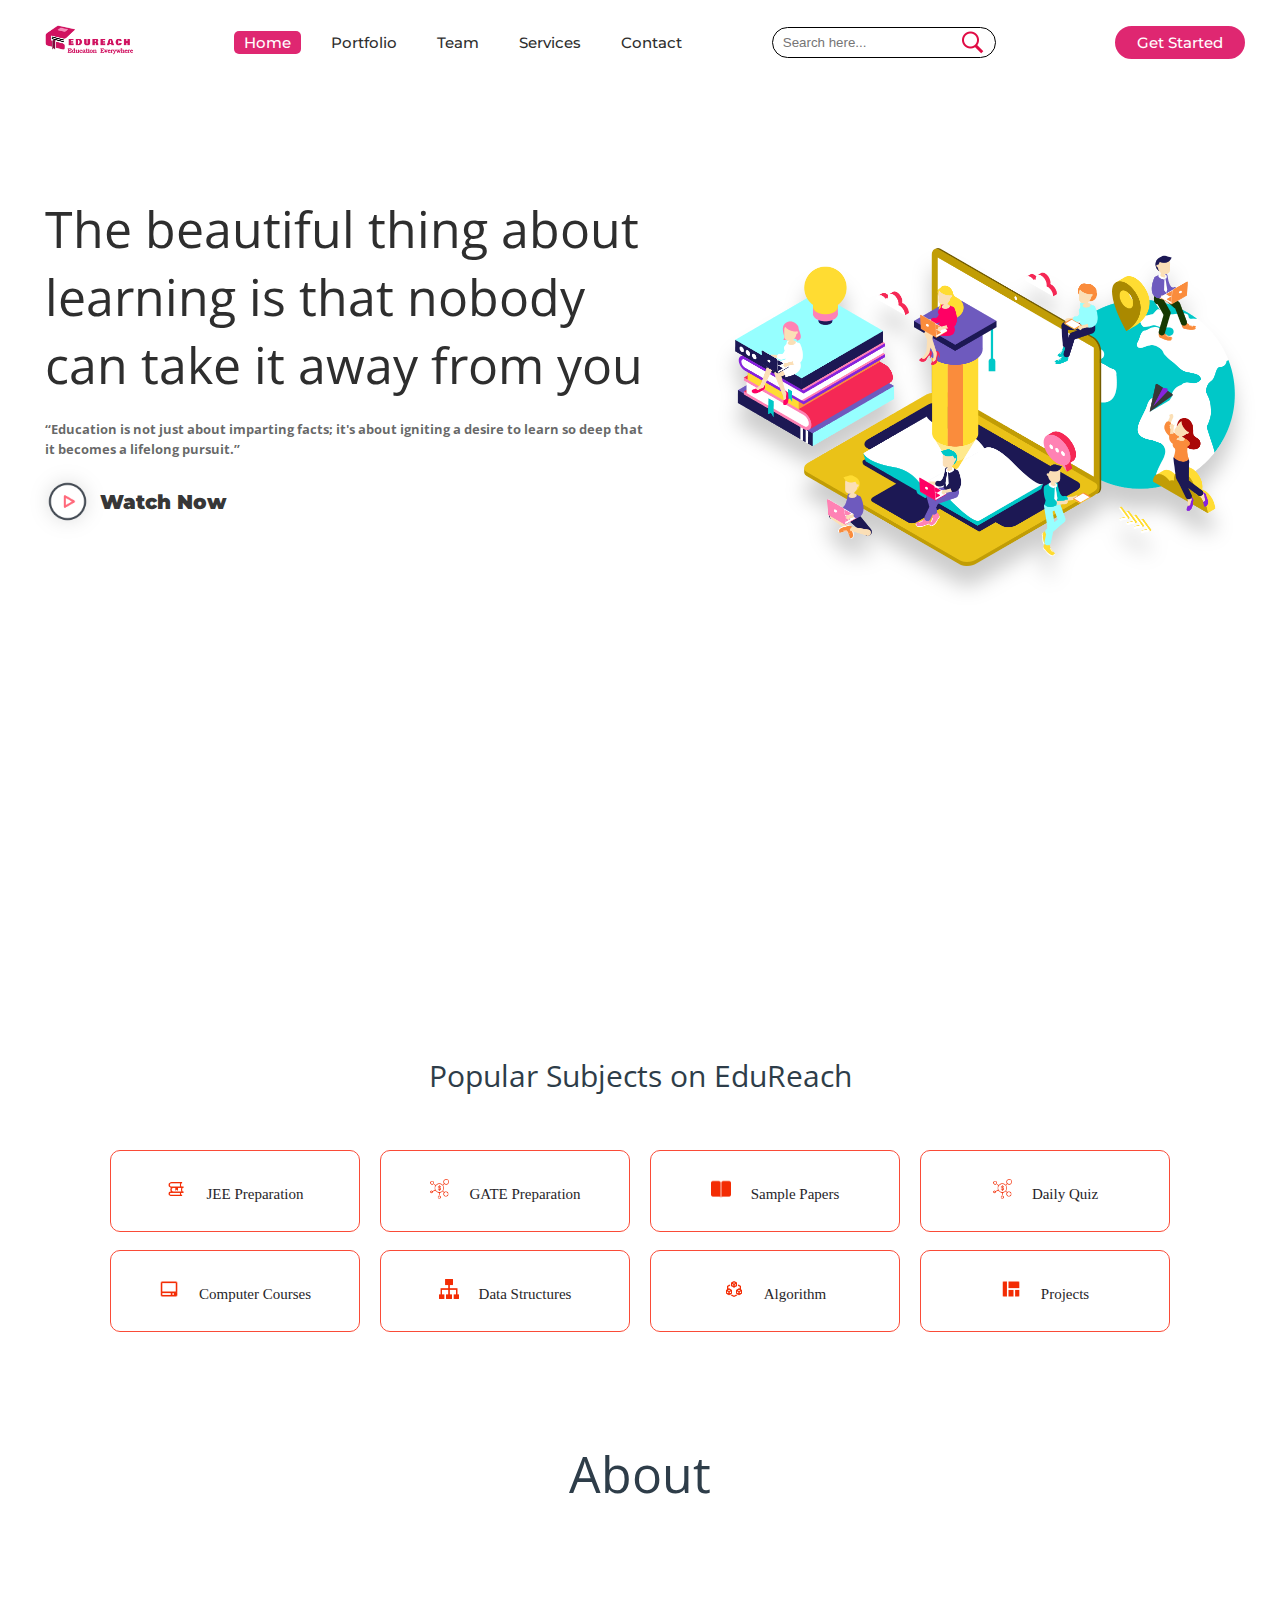
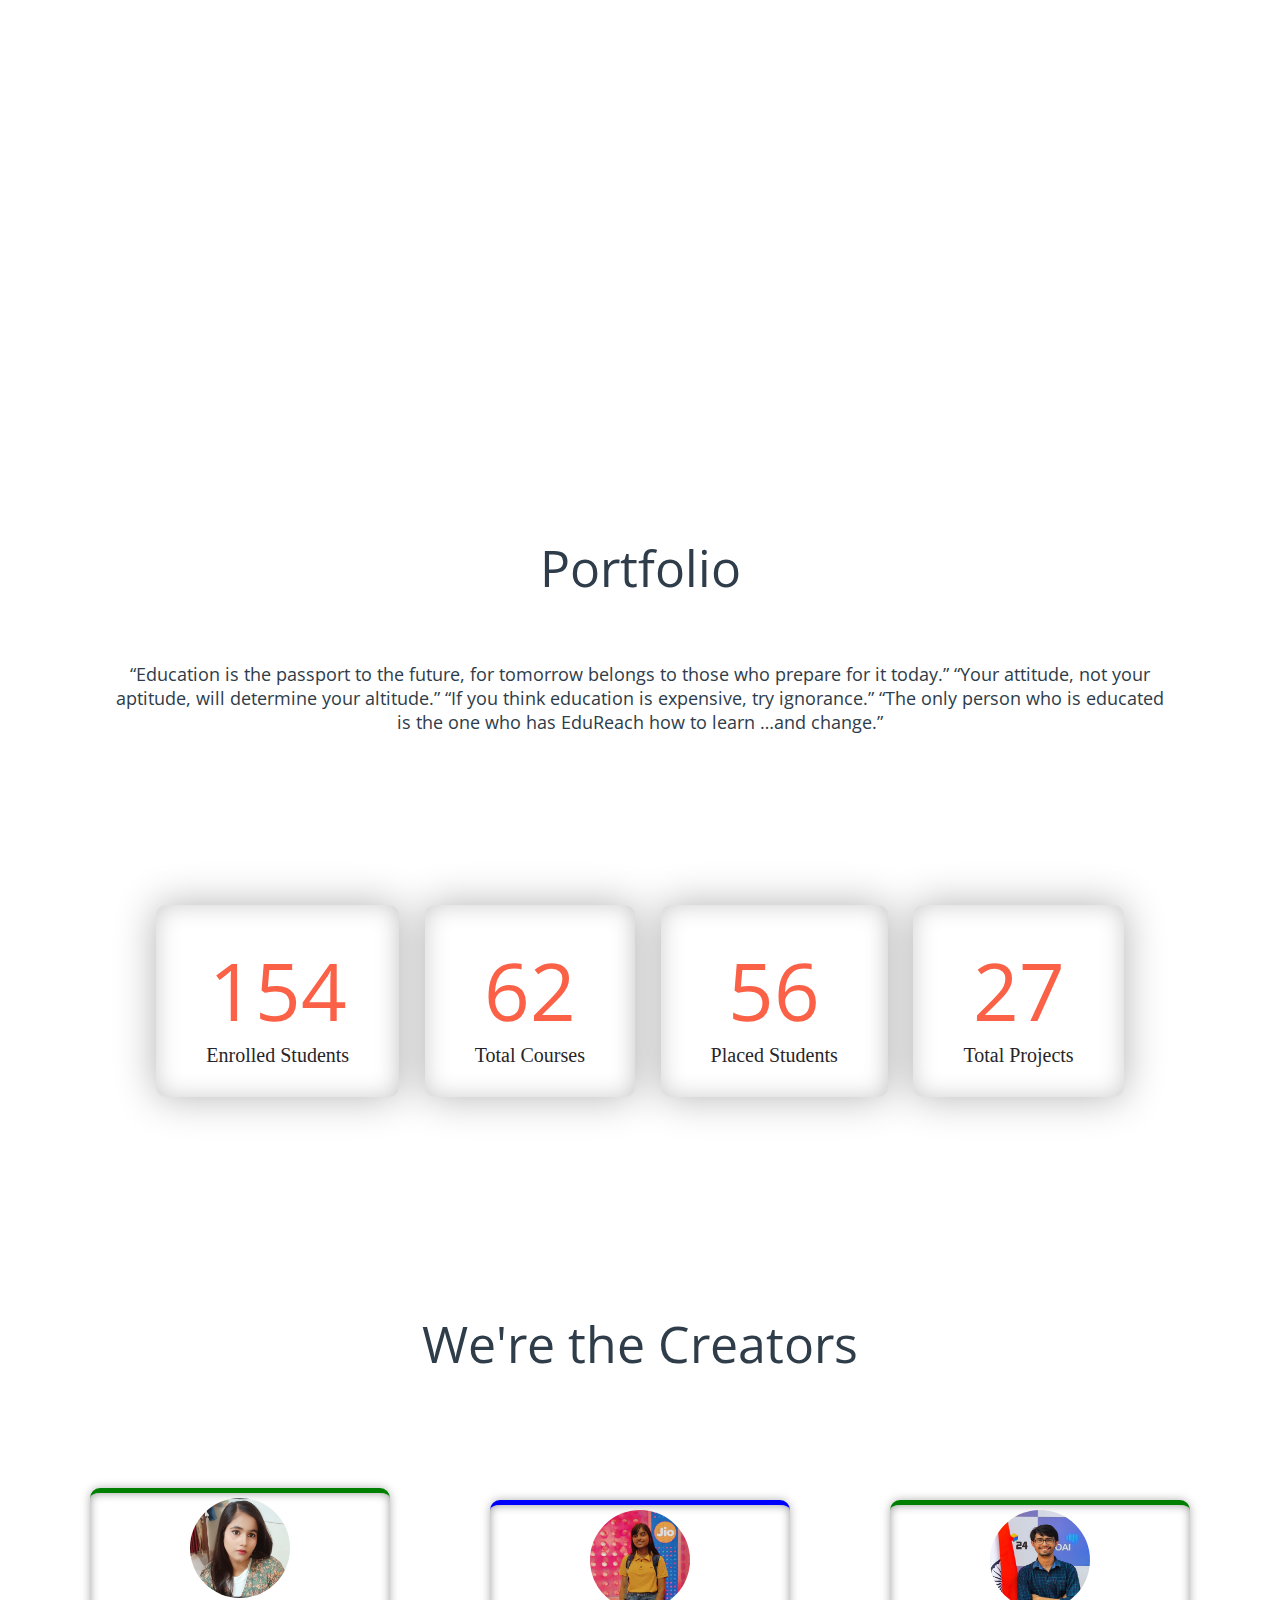
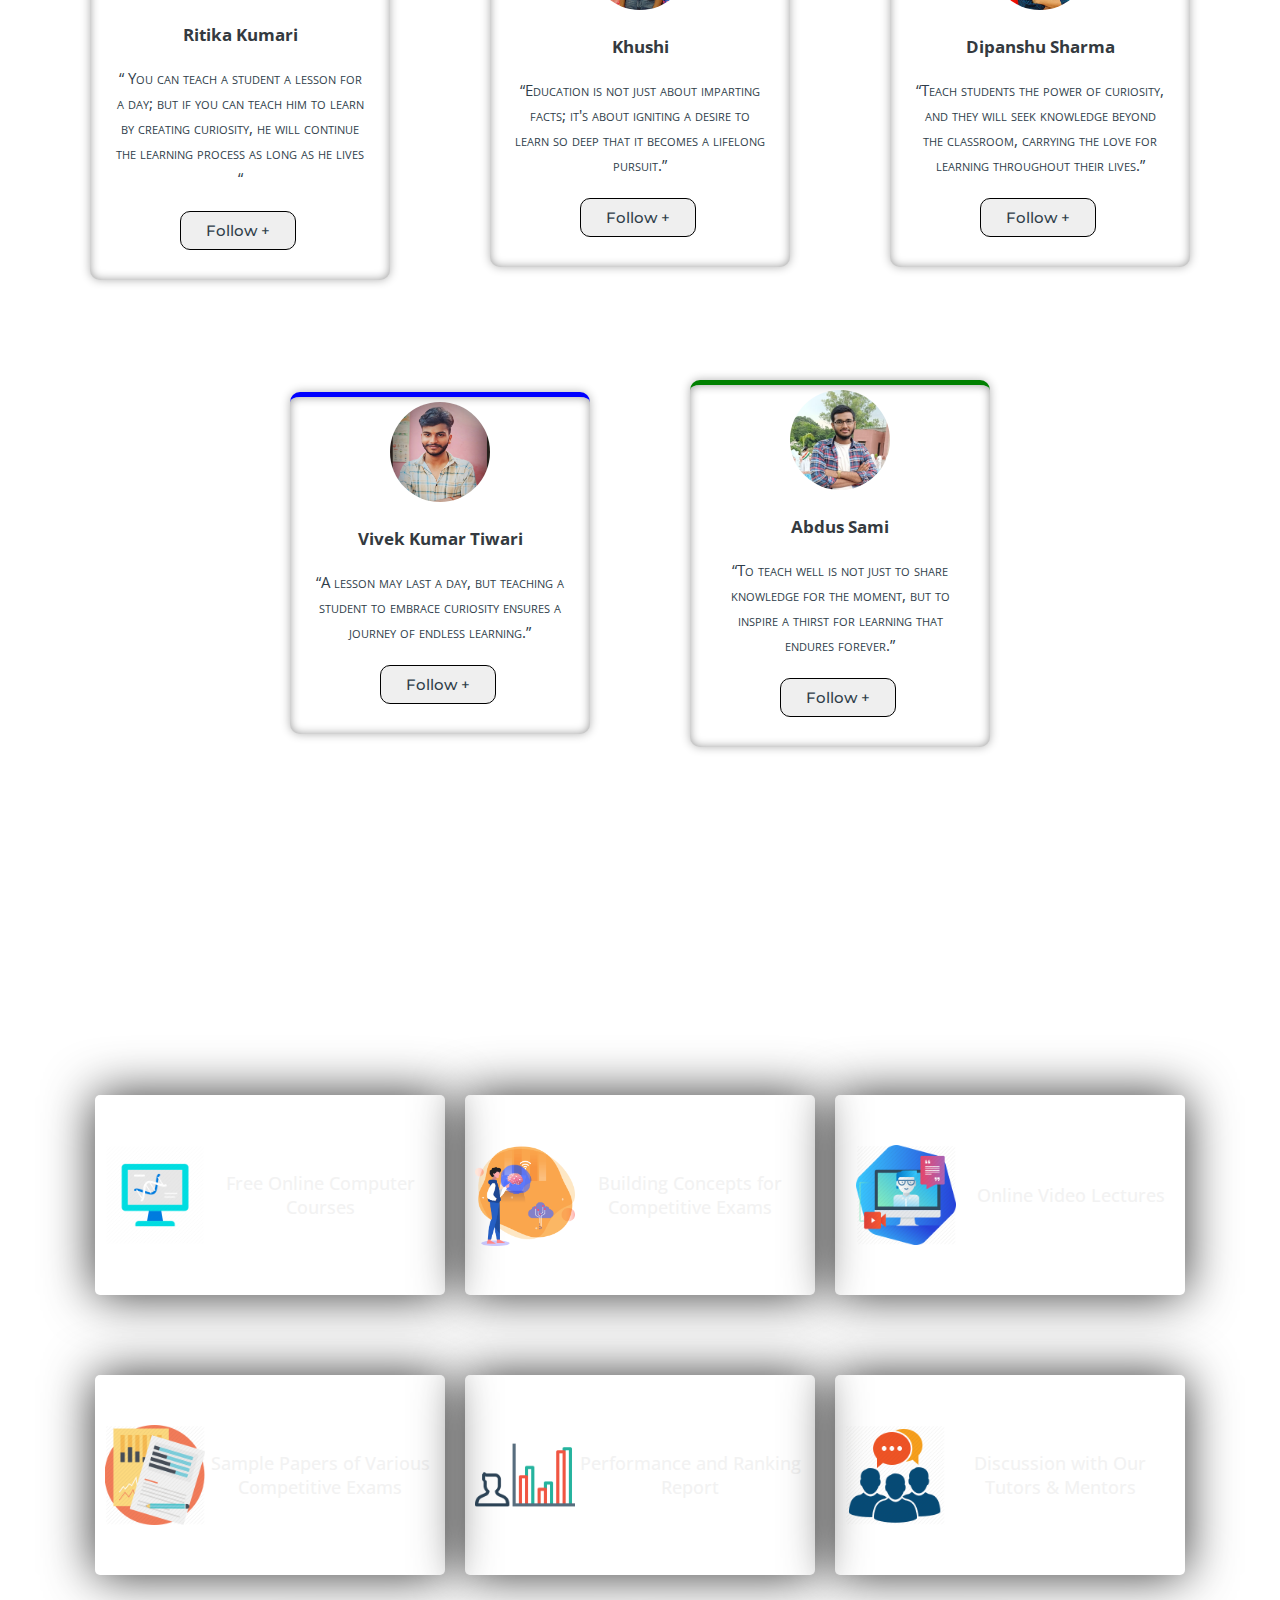
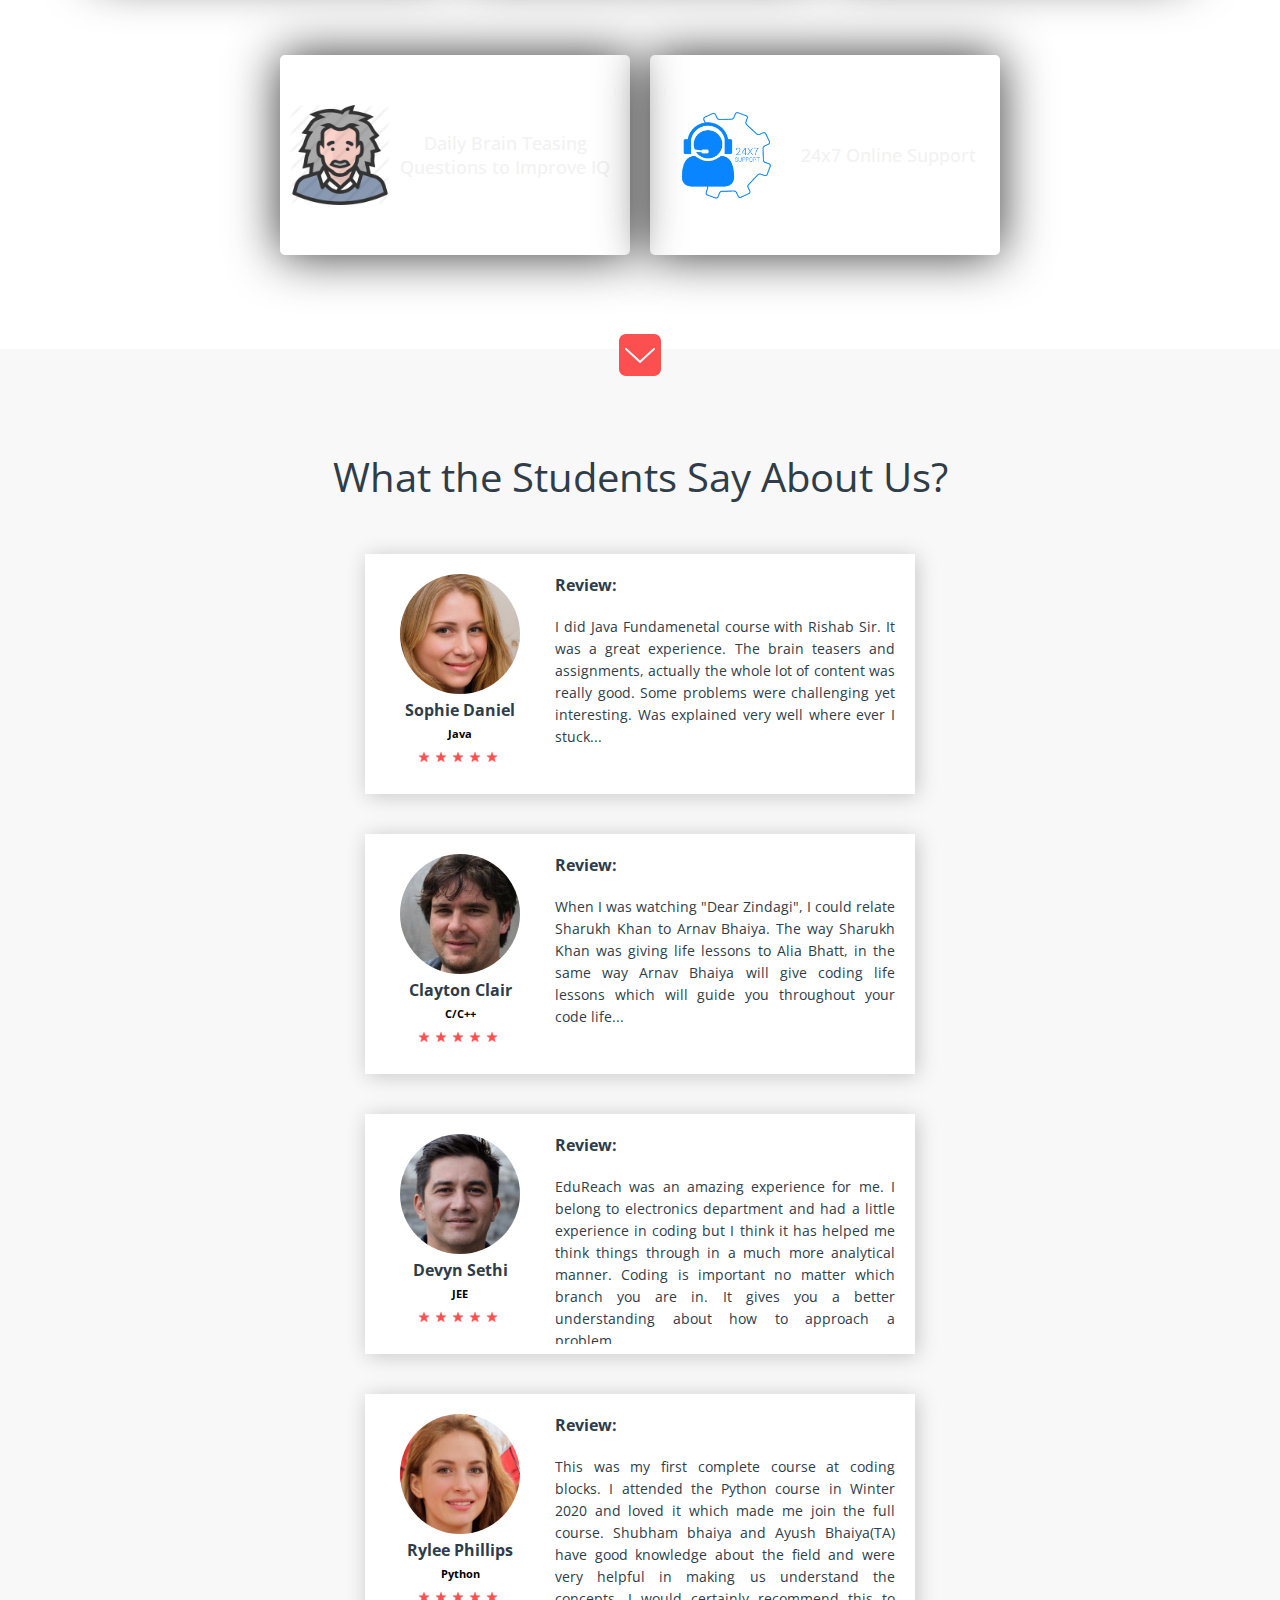
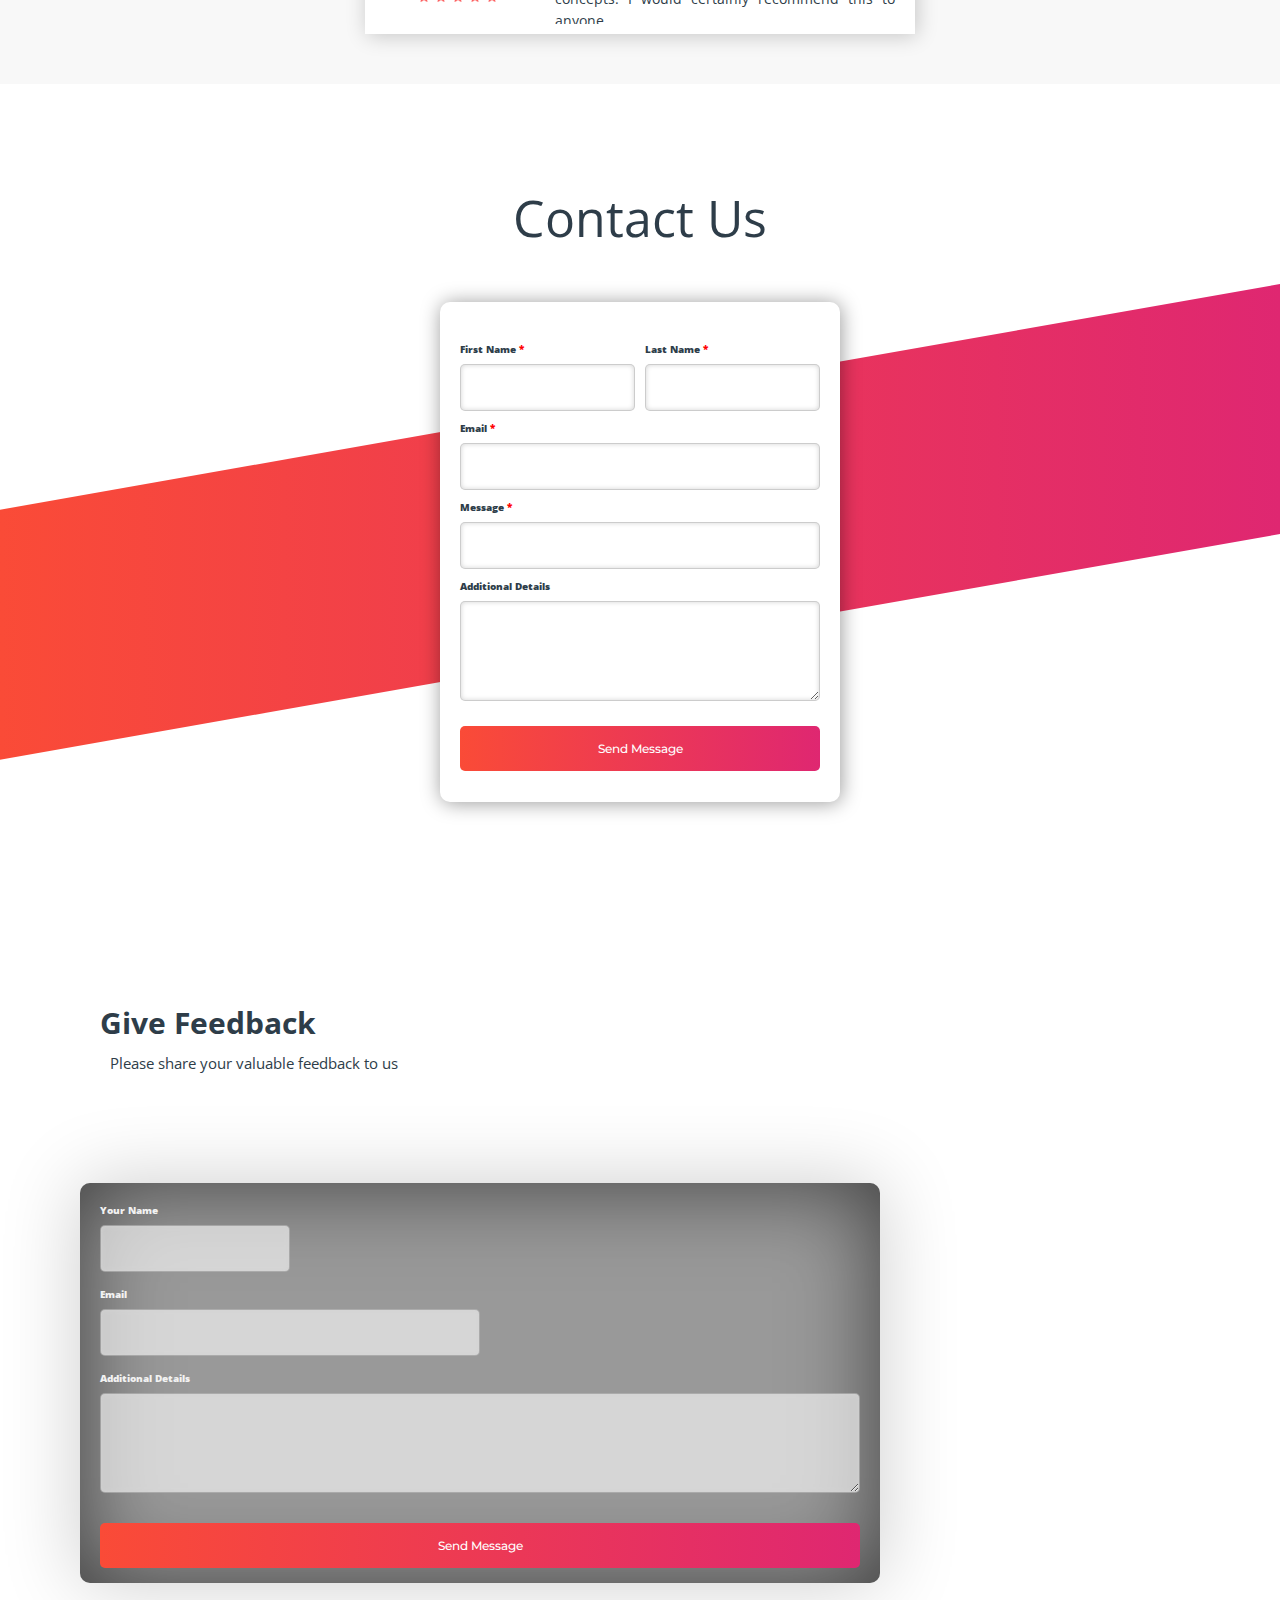
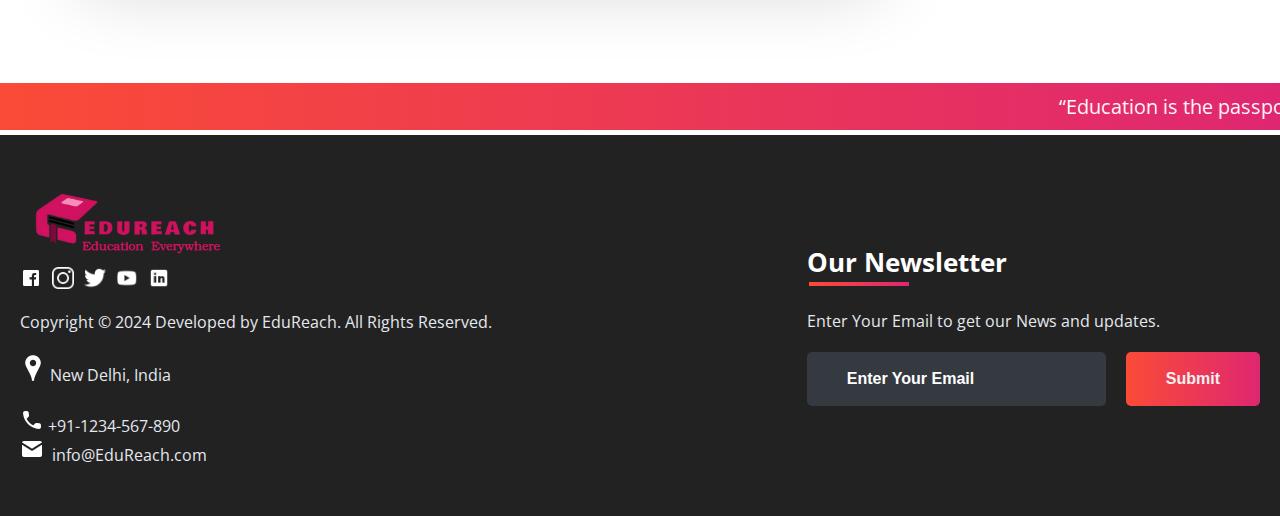
<file: index.html>
<!DOCTYPE html>
<html>
<head>
	<link rel="shortcut icon" type="png" href="images/icon/favicon.png">
	<meta charset="utf-8">
	<meta http-equiv="X-UA-Comaptible" content="IE=edge">
	<title>EduReach</title>
	<meta name="desciption" content="">
	<meta name="viewport" content="width=device-width, initial-scale=1">
	<link rel="stylesheet" type="text/css" href="style.css">
	<script type="text/javascript" src="script.js"></script>
	<script src="https://code.jquery.com/jquery-3.2.1.js"></script>
	<script>
		$(window).on('scroll', function () {
			if ($(window).scrollTop()) {
				$('nav').addClass('black');
			} else {
				$('nav').removeClass('black');
			}
		})
	</script>
</head>
<body>
	<!-- Navigation Bar -->
	<header id="header">
		<nav>
			<div class="logo"><img src="images/icon/logo.png" alt="logo"></div>
			<ul>
				<li><a class="active" href="">Home</a></li>
				<li><a href="#portfolio_section">Portfolio</a></li>
				<li><a href="#team_section">Team</a></li>
				<li><a href="#services_section">Services</a></li>
				<li><a href="#contactus_section">Contact</a></li>
			</ul>
			<div class="srch"><input type="text" class="search" placeholder="Search here..."><img
					src="images/icon/search.png" alt="search" onclick=slide()></div>
			<a class="get-started" href="login.html">Get Started</a>
			<img src="images/icon/menu.png" class="menu" onclick="sideMenu(0)" alt="menu">
		</nav>
		<div class="head-container">
			<div class="quote">
				<p>The beautiful thing about learning is that nobody can take it away from you</p>
				<h5>“Education is not just about imparting facts; it's about igniting a desire to learn so deep that it
					becomes a lifelong pursuit.”
				</h5>
				<div class="play">
					<img src="images/icon/play.png" alt="play"><span><a
							href="https://www.youtube.com/watch?v=uRpcKFFC9LY" target="_blank">Watch Now</a></span>
				</div>
			</div>
			<div class="svg-image">
				<img src="images/extra/svg1.jpg" alt="svg">
			</div>
		</div>
		<div class="side-menu" id="side-menu">
			<div class="close" onclick="sideMenu(1)"><img src="images/icon/close.png" alt=""></div>
			<div class="user">
				<img src="images/icon/logo.png" alt="Username">
				<p><a href="login.html">EduReach</a></p><br>
			
			</div>
			<ul>
				<li><a href="#about_section">About</a></li>
				<li><a href="#portfolio_section">Portfolio</a></li>
				<li><a href="#team_section">Team</a></li>
				<li><a href="#services_section">Services</a></li>
				<li><a href="#contactus_section">Contact</a></li>
				<li><a href="#feedBACK">Feedback</a></li>
			</ul>
		</div>
	</header>
	<!-- Some Popular Subjects -->
	<div class="title">
		<span>Popular Subjects on EduReach</span>
	</div>
	<br><br>
	<div class="course">
		<center>
			<div class="cbox">
				<div class="det"><a href="subjects/jee.html"><img src="images/courses/book.png">JEE Preparation</a>
				</div>
				<div class="det"><a href="subjects/gate.html"><img src="images/courses/d1.png">GATE Preparation</a>
				</div>
				<div class="det"><a href="subjects/jee.html#sample_papers"><img src="images/courses/paper.png">Sample
						Papers</a></div>
				<div class="det"><a href="subjects/quiz.html"><img src="images/courses/d1.png">Daily Quiz</a></div>
			</div>
		</center>
		<div class="cbox">
			<div class="det"><a href="subjects/computer_courses.html"><img src="images/courses/computer.png">Computer
					Courses</a></div>
			<div class="det"><a href="subjects/computer_courses.html#data"><img src="images/courses/data.png">Data
					Structures</a></div>
			<div class="det"><a href="subjects/computer_courses.html#algo"><img
						src="images/courses/algo.png">Algorithm</a></div>
			<div class="det det-last"><a href="subjects/computer_courses.html#projects"><img
						src="images/courses/projects.png">Projects</a></div>
		</div>
	</div>


	<!-- ABOUT -->
	<div class="diffSection" id="about_section">
		<center>
			<p style="font-size: 50px; padding: 100px">About</p>
		</center>
		<div class="about-content">
			<div class="side-image">
				<img class="sideImage" src="images/extra/e3.jpg">
			</div>
			<div class="side-text">
				<h2>What you think about us ?</h2>
				<p>"At EduReach, we pride ourselves on creating meaningful connections and empowering communities
					through education. We strive to provide innovative tools and resources that address the unique
					challenges faced by rural educational institutions. Our users often commend us for our commitment to
					accessibility, reliability, and tailored support that bridges the gap between traditional learning
					and modern solutions. Your feedback drives our mission forward, helping us enhance the educational
					landscape and bring quality learning opportunities to every corner. We value your thoughts and
					experiences—because at EduReach, your voice shapes our journey"</p>
			</div>
		</div>
	</div>


	<!-- PORTFOLIO -->
	<div class="diffSection" id="portfolio_section">
		<center>
			<p style="font-size: 50px; padding: 100px; padding-bottom: 40px;">Portfolio</p>
		</center>
		<div class="content">
			<p>
				“Education is the passport to the future, for tomorrow belongs to those who prepare for it today.” “Your
				attitude, not your aptitude, will determine your altitude.” “If you think education is expensive, try
				ignorance.” “The only person who is educated is the one who has EduReach how to learn …and change.”
			</p>
		</div>
	</div>
	<div class="extra">
		<p>We're increasing this data every year</p>
		<div class="smbox">
			<span>
				<center>
					<div class="data">154</div>
					<div class="det">Enrolled Students</div>
				</center>
			</span>
			<span>
				<center>
					<div class="data">62</div>
					<div class="det">Total Courses</div>
				</center>
			</span>
			<span>
				<center>
					<div class="data">56</div>
					<div class="det">Placed Students</div>
				</center>
			</span>
			<span>
				<center>
					<div class="data">27</div>
					<div class="det">Total Projects</div>
				</center>
			</span>
		</div>
	</div>


	<!-- TEAM -->
	<div class="diffSection" id="team_section">
		<center>
			<p style="font-size: 50px; padding-top: 100px; padding-bottom: 60px;">We're the Creators</p>
		</center>
		<div class="totalcard">
			<div class="card">
				<center><img src="images/creator/Ritika.png"></center>
				<center>
					<div class="card-title">Ritika Kumari</div>
					<div id="detail">
						<p>“ You can teach a student a lesson for a day; but if you can teach him to learn by creating
							curiosity, he will continue the learning process as long as he lives “</p>
						<div class="duty"></div>
						<a href="https://www.linkedin.com/in/ritika-kumari-541536324/" target="_blank"><button
								class="btn-Ritika">Follow +</button></a>
					</div>
				</center>
			</div>
			<div class="card">
				<center><img src="images/creator/Khushi.png"></center>
				<center>
					<div class="card-title">Khushi</div>
					<div id="detail">
						<p>“Education is not just about imparting facts; it's about igniting a desire to learn so deep
							that it becomes a lifelong pursuit.”

						</p>
						<div class="duty"></div>
						<a href="https://www.linkedin.com/in/khushi-31a64a330/" target="_blank"><button
								class="btn-Ritika">Follow +</button></a>
					</div>
				</center>
			</div>
			<div class="card">
				<center><img src="images/creator/Deepanshu.png"></center>
				<center>
					<div class="card-title">Dipanshu Sharma</div>
					<div id="detail">
						<p>“Teach students the power of curiosity, and they will seek knowledge beyond the classroom,
							carrying the love for learning throughout their lives.”

						</p>
						<div class="duty"></div>
						<a href="https://linkedin.com/in/dipanshusharmaa" target="_blank"><button
								class="btn-Ritika">Follow +</button></a>
					</div>
				</center>
			</div>
			<div class="card">
				<center><img src="images/creator/Tiwari.png"></center>
				<center>
					<div class="card-title">Vivek Kumar Tiwari</div>
					<div id="detail">
						<p>“A lesson may last a day, but teaching a student to embrace curiosity ensures a journey of
							endless learning.”

						</p>
						<div class="duty"></div>
						<a href="https://www.linkedin.com/in/vivek-tiwari-530988330/" target="_blank"><button
								class="btn-Ritika">Follow +</button></a>
					</div>
				</center>
			</div>
			<div class="card">
				<center><img src="images/creator/Abdus.png"></center>
				<center>
					<div class="card-title">Abdus Sami</div>
					<div id="detail">
						<p>“To teach well is not just to share knowledge for the moment, but to inspire a thirst for
							learning that endures forever.”

						</p>
						<div class="duty"></div>
						<a href="https://www.linkedin.com/in/abdus-sami-893571323/" target="_blank"><button
								class="btn-akhil">Follow +</button></a>
					</div>
				</center>
			</div>
		</div>
	</div>


	<!-- SERVICES -->
	<div class="service-swipe">
		<div class="diffSection" id="services_section">
			<center>
				<p style="font-size: 50px; padding: 100px; padding-bottom: 40px; color: #fff;">Services</p>
			</center>
		</div>
		<a href="subjects/computer_courses.html">
			<div class="s-card"><img src="images/icon/computer-courses.png">
				<p>Free Online Computer Courses</p>
			</div>
		</a>
		<a href="subjects/jee.html">
			<div class="s-card"><img src="images/icon/brainbooster.png">
				<p>Building Concepts for Competitive Exams</p>
			</div>
		</a>
		<a href="#">
			<div class="s-card"><img src="images/icon/online-tutorials.png">
				<p>Online Video Lectures</p>
			</div>
		</a>
		<a href="subjects/jee.html#sample_papers">
			<div class="s-card"><img src="images/icon/papers.jpg">
				<p>Sample Papers of Various Competitive Exams</p>
			</div>
		</a>
		<a href="#">
			<div class="s-card"><img src="images/icon/p3.png">
				<p>Performance and Ranking Report</p>
			</div>
		</a>
		<a href="#contactus_section">
			<div class="s-card"><img src="images/icon/discussion.png">
				<p>Discussion with Our Tutors & Mentors</p>
			</div>
		</a>
		<a href="subjects/quiz.html">
			<div class="s-card"><img src="images/icon/q1.png">
				<p>Daily Brain Teasing Questions to Improve IQ</p>
			</div>
		</a>
		<a href="#contactus_section">
			<div class="s-card"><img src="images/icon/help.png">
				<p>24x7 Online Support</p>
			</div>
		</a>
	</div>

	<!-- Reviews by Students -->
	<div id="makeitfull">
		<a href="#review_section"><img src="images/icon/makeitfull.png"></a>
	</div>
	<div class="review">
		<div class="diffSection" id="review_section">
			<center>
				<p style="font-size: 40px; padding: 100px; padding-bottom: 40px; color: #2E3D49;">What the Students Say
					About Us?</p>
			</center>
		</div>
		<div class="rev-container">
			<div class="rev-card">
				<div class="identity">
					<img src="images/creator/humanNotExist1.jpg">
					<p>Sophie Daniel</p>
					<h6>Java</h6>
					<div class="rating"><img src="images/icon/star.png"><img src="images/icon/star.png"><img
							src="images/icon/star.png"><img src="images/icon/star.png"><img src="images/icon/star.png">
					</div>
				</div>
				<div class="rev-cont">
					<p id="title">Review:</p>
					<p id="content">
						I did Java Fundamenetal course with Rishab Sir. It was a great experience. The brain teasers and
						assignments, actually the whole lot of content was really good. Some problems were challenging
						yet interesting. Was explained very well where ever I stuck...
					</p>
				</div>
			</div>
			<div class="rev-card">
				<div class="identity">
					<img src="images/creator/humanNotExist2.jpg">
					<p>Clayton Clair</p>
					<h6>C/C++</h6>
					<div class="rating"><img src="images/icon/star.png"><img src="images/icon/star.png"><img
							src="images/icon/star.png"><img src="images/icon/star.png"><img src="images/icon/star.png">
					</div>
				</div>
				<div class="rev-cont">
					<p id="title">Review:</p>
					<p id="content">
						When I was watching "Dear Zindagi", I could relate Sharukh Khan to Arnav Bhaiya. The way Sharukh
						Khan was giving life lessons to Alia Bhatt, in the same way Arnav Bhaiya will give coding life
						lessons which will guide you throughout your code life...
					</p>
				</div>
			</div>
			<div class="rev-card">
				<div class="identity">
					<img src="images/creator/humanNotExist3.jpg">
					<p>Devyn Sethi</p>
					<h6>JEE</h6>
					<div class="rating"><img src="images/icon/star.png"><img src="images/icon/star.png"><img
							src="images/icon/star.png"><img src="images/icon/star.png"><img src="images/icon/star.png">
					</div>
				</div>
				<div class="rev-cont">
					<p id="title">Review:</p>
					<p id="content">
						EduReach was an amazing experience for me. I belong to electronics department and had a little
						experience in coding but I think it has helped me think things through in a much more analytical
						manner. Coding is important no matter which branch you are in. It gives you a better
						understanding about how to approach a problem...
					</p>
				</div>
			</div>
			<div class="rev-card">
				<div class="identity">
					<img src="images/creator/humanNotExist4.jpg">
					<p>Rylee Phillips</p>
					<h6>Python</h6>
					<div class="rating"><img src="images/icon/star.png"><img src="images/icon/star.png"><img
							src="images/icon/star.png"><img src="images/icon/star.png"><img src="images/icon/star.png">
					</div>
				</div>
				<div class="rev-cont">
					<p id="title">Review:</p>
					<p id="content">
						This was my first complete course at coding blocks. I attended the Python course in Winter 2020
						and loved it which made me join the full course. Shubham bhaiya and Ayush Bhaiya(TA) have good
						knowledge about the field and were very helpful in making us understand the concepts. I would
						certainly recommend this to anyone...
					</p>
				</div>
			</div>
		</div>
	</div>

	<!-- CONTACT US -->
	<div class="diffSection" id="contactus_section">
		<center>
			<p style="font-size: 50px; padding: 100px">Contact Us</p>
		</center>
		<div class="csec"></div>
		<div class="back-contact">
			<div class="cc">
				<form action="mailto:info@EduReach.com" method="post" enctype="text/plain">
					<label>First Name <span class="imp">*</span></label><label style="margin-left: 185px">Last Name
						<span class="imp">*</span></label><br>
					<center>
						<input type="text" name="" style="margin-right: 10px; width: 175px" required="required"><input
							type="text" name="lname" style="width: 175px" required="required"><br>
					</center>
					<label>Email <span class="imp">*</span></label><br>
					<input type="email" name="mail" style="width: 100%" required="required"><br>
					<label>Message <span class="imp">*</span></label><br>
					<input type="text" name="message" style="width: 100%" required="required"><br>
					<label>Additional Details</label><br>
					<textarea name="addtional"></textarea><br>
					<button type="submit" id="csubmit">Send Message</button>
				</form>
			</div>
		</div>
	</div>


	<!-- FEEDBACK -->
	<div class="title2" id="feedBACK">
		<span>Give Feedback</span>
		<div class="shortdesc2">
			<p>Please share your valuable feedback to us</p>
		</div>
	</div>

	<div class="feedbox">
		<div class="feed">
			<form action="mailto:info@EduReach.com" method="post" enctype="text/plain">
				<label>Your Name</label><br>
				<input type="text" name="" class="fname" required="required"><br>
				<label>Email</label><br>
				<input type="email" name="mail" required="required"><br>
				<label>Additional Details</label><br>
				<textarea name="addtional"></textarea><br>
				<button type="submit" id="csubmit">Send Message</button>
			</form>
		</div>
	</div>

	<!-- Sliding Information -->
	<marquee style="background: linear-gradient(to right, #FA4B37, #DF2771); margin-top: 50px;" direction="left"
		onmouseover="this.stop()" onmouseout="this.start()" scrollamount="20">
		<div class="marqu">“Education is the passport to the future, for tomorrow belongs to those who prepare for it
			today.” “Your attitude, not your aptitude, will determine your altitude.” “If you think education is
			expensive, try ignorance.” “The only person who is educated is the one who has EduReach how to learn …and
			change.”</div>
	</marquee>

	<!-- FOOTER -->
	<footer>
		<div class="footer-container">
			<div class="left-col">
				<img src="images/icon/logo - Copy.png" style="width: 200px;">
				<div class="logo"></div>
				<div class="social-media">
					<a href="#"><img src="images/icon\fb.png"></a>
					<a href="#"><img src="images/icon\insta.png"></a>
					<a href="#"><img src="images/icon\tt.png"></a>
					<a href="#"><img src="images/icon\ytube.png"></a>
					<a href="#"><img src="images/icon\linkedin.png"></a>
				</div><br><br>
				<p class="rights-text">Copyright © 2024 Developed by EduReach. All Rights Reserved.</p>
				<br>
				<p><img src="images/icon/location.png"> New Delhi, India<br> </p>
				<br>
				<p><img src="images/icon/phone.png"> +91-1234-567-890<br><img src="images/icon/mail.png">&nbsp;
					info@EduReach.com</p>
			</div>
			<div class="right-col">
				<h1 style="color: #fff">Our Newsletter</h1>
				<div class="border"></div><br>
				<p>Enter Your Email to get our News and updates.</p>
				<form class="newsletter-form">
					<input class="txtb" type="email" placeholder="Enter Your Email">
					<input class="btn" type="submit" value="Submit">
				</form>
			</div>
		</div>
	</footer>

</body>

</html>
</file>
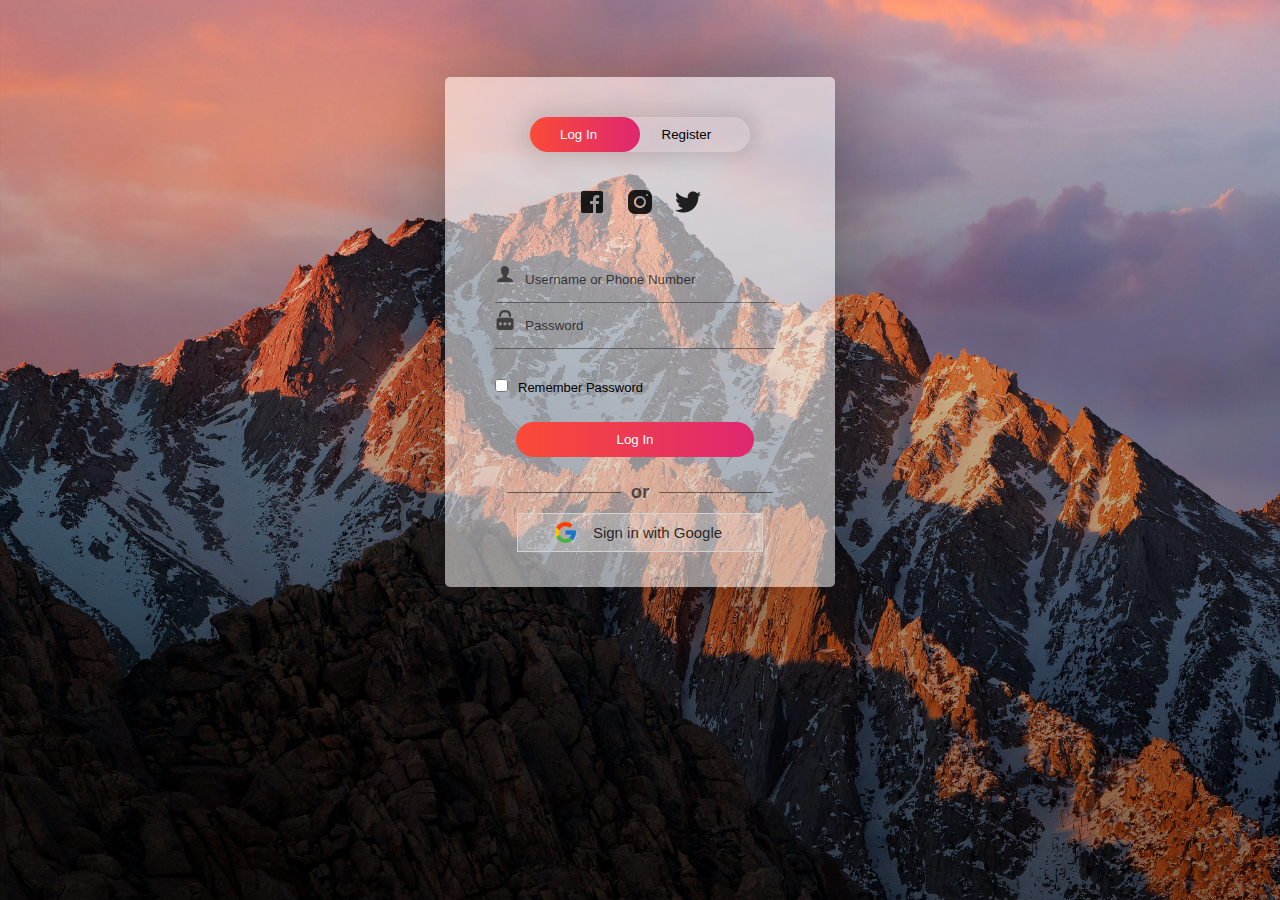
<file: login.html>
<!DOCTYPE html>
<html>
<head>
	<link rel="shortcut icon" type="png" href="images/icon/favicon.png">
	<title>Login SignUp</title>
	<link rel="stylesheet" type="text/css" href="loginStyle.css">
	<script src="https://ajax.googleapis.com/ajax/libs/jquery/3.4.1/jquery.min.js"></script>

<!-- It will redirect to the Home Page after submitting the form -->
<script>
    $(document).ready(function(){
      $("form").submit(function(event){
        event.preventDefault(); // Prevent the default form submission
        alert("Great Job!"); // Show the alert message
        window.location.href = "Sessions/Live_Sessions.html"; // Redirect to the Home Page
      });
    });
    </script>
    
</head>
<body>
		<div class="form-box">
			<div class="button-box">
				<div id="btn"></div>
				<button type="button" class="toggle-btn" id="log" onclick="login()" style="color: #fff;">Log In</button>
				<button type="button" class="toggle-btn" id="reg" onclick="register()">Register</button>
			</div>
			<div class="social-icons">
				<img src="images/icon/fb2.png">
				<img src="images/icon/insta2.png">
				<img src="images/icon/tt2.png">
			</div>
			
			<!-- Login Form -->
			<form id="login" class="input-group" action="index.html">
				<div class="inp">
					<img src="images/icon/user.png"><input type="text" id="email" class="input-field" placeholder="Username or Phone Number" style="width: 88%; border:none;" required="required">
				</div>
				<div class="inp">
					<img src="images/icon/password.png"><input type="password" id="password" class="input-field" placeholder="Password" style="width: 88%; border: none;" required="required">
				</div>
				<input type="checkbox" class="check-box">Remember Password
				<button type="submit" class="submit-btn">Log In</button>
			</form>


			<div class="other" id="other">
				<div class="instead">
					<h3>or</h3>
				</div>
				<button class="connect" onclick="google()">
					<img src="images/icon/google.png"><span>Sign in with Google</span>
				</button>
			</div>
			
			<!-- Registration Form -->
			<form id="register" class="input-group">
				<input type="text" class="input-field" placeholder="Full Name" required="required">
				<input type="email" class="input-field" placeholder="Email Address" required="required">
				<input type="password" class="input-field" placeholder="Create Password" name="psame" required="required">
				<input type="password" class="input-field" placeholder="Confirm Password" name="psame" required="required">
				<input type="checkbox" class="check-box" id="chkAgree" onclick="goFurther()">I agree to the Terms & Conditions
				<button type="submit" id="btnSubmit" class="submit-btn reg-btn">Register</button>
			</form>
		</div>
		<script type="text/javascript" src="script.js"></script>
</body>
</html>
</file>
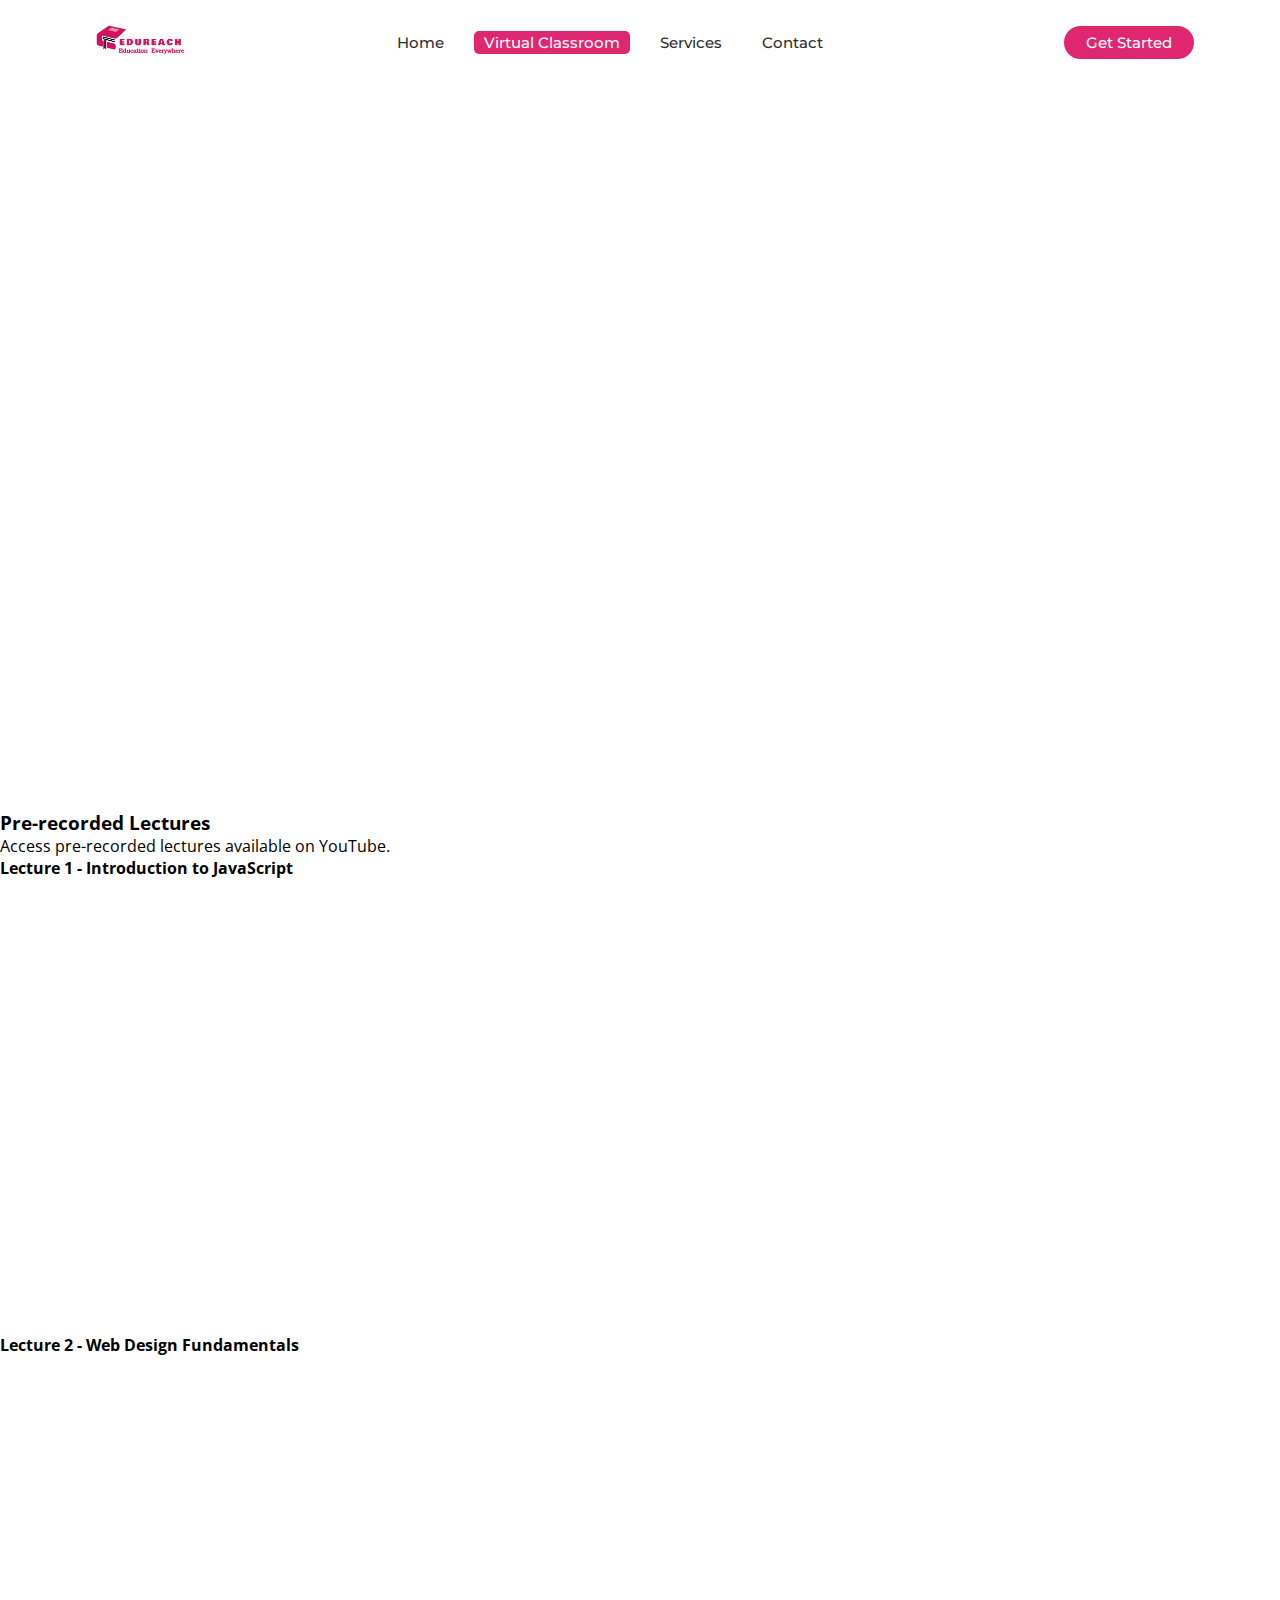
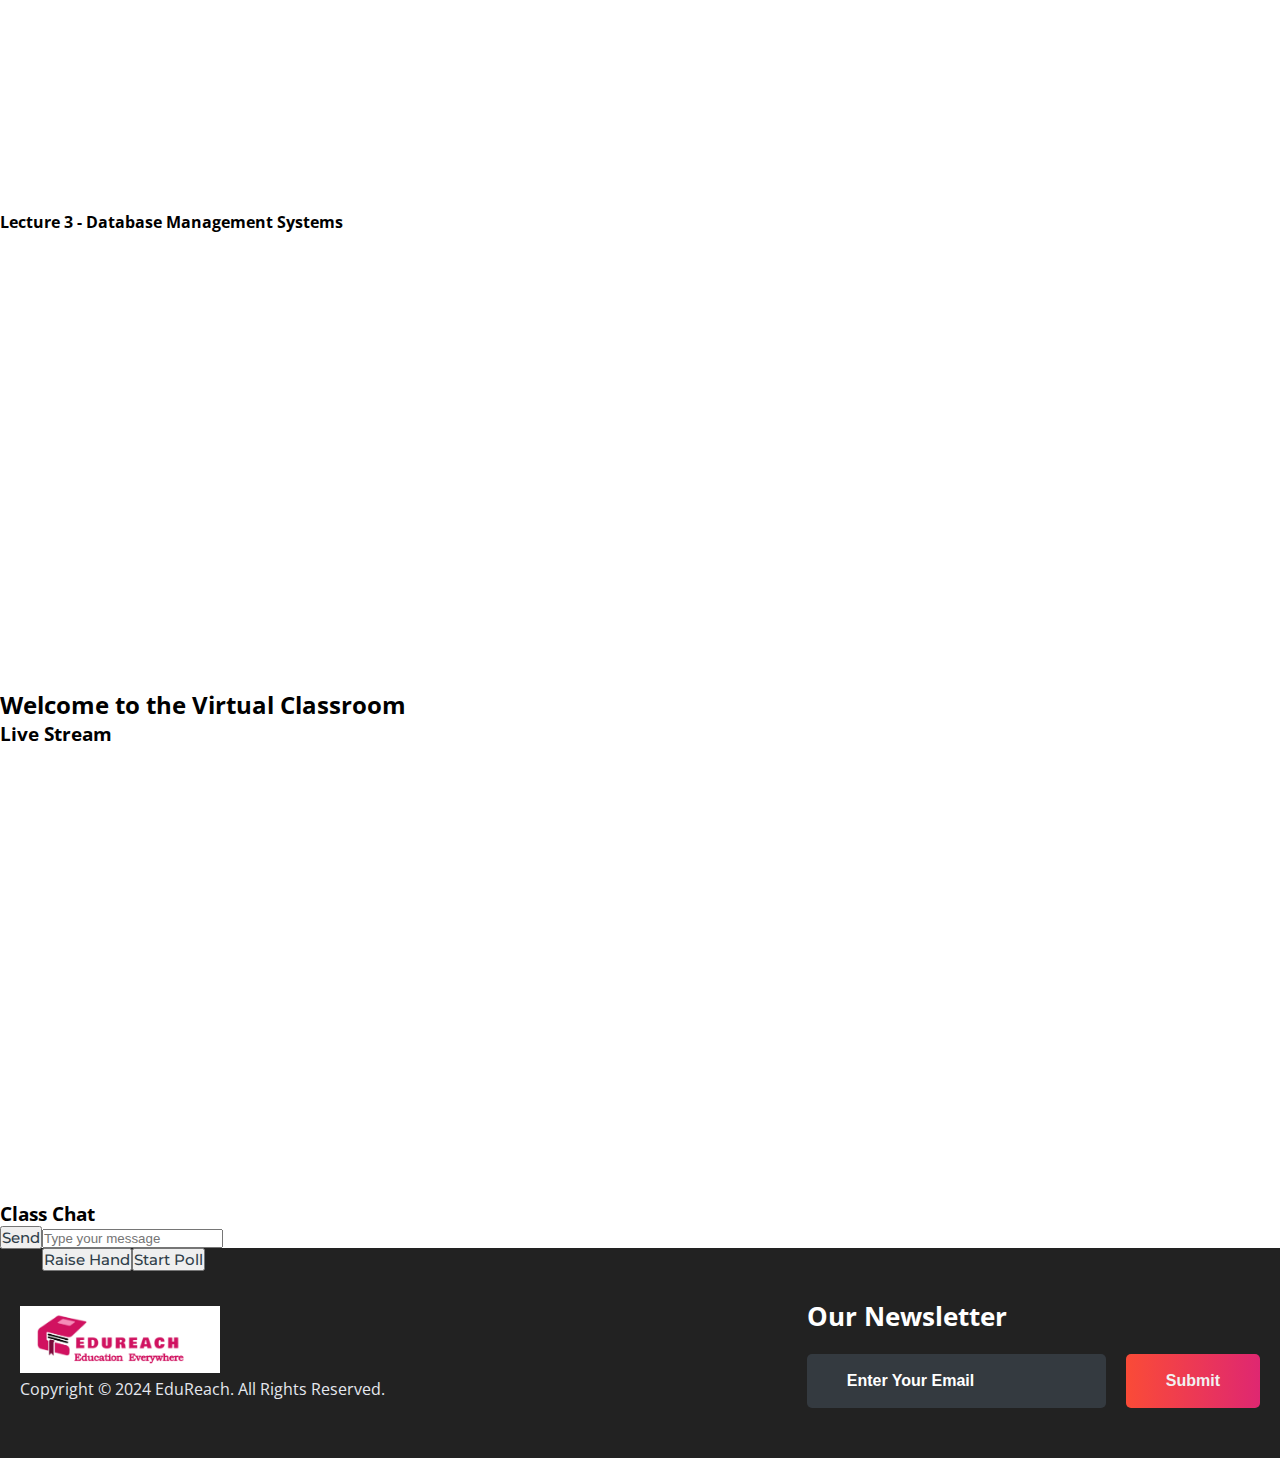
<file: virtualclassroom.html>
<!DOCTYPE html>
<html lang="en">
<head>
    <meta charset="UTF-8">
    <meta name="viewport" content="width=device-width, initial-scale=1.0">
    <title>Virtual Classroom - EduReach</title>
    <link rel="stylesheet" href="style.css">
    <script src="https://code.jquery.com/jquery-3.2.1.js"></script>
    <script>
        $(window).on('scroll', function () {
            if ($(window).scrollTop()) {
                $('nav').addClass('black');
            } else {
                $('nav').removeClass('black');
            }
        });
    </script>

</head>
<body>
    <!-- Navigation Bar -->
    <header id="header">
        <nav>
            <div class="logo"><img src="images/icon/logo.png" alt="EduReach Logo"></div>
            <ul>
                <li><a href="index.html">Home</a></li>
                <li><a href="virtual_classroom.html" class="active">Virtual Classroom</a></li>
                <li><a href="#services_section">Services</a></li>
                <li><a href="#contactus_section">Contact</a></li>
            </ul>
            <a class="get-started" href="login.html">Get Started</a>
        </nav>
    </header>

    <!-- Pre-recorded Lectures Section -->
<div class="content-section" id="pre-recorded-lectures">
    <h3>Pre-recorded Lectures</h3>
    <p>Access pre-recorded lectures available on YouTube.</p>
    <ul>
        <!-- Lecture 1 -->
        <li>
            <h4>Lecture 1 - Introduction to JavaScript</h4>
            <iframe width="800" height="450" src="https://www.youtube.com/embed/your_video_id_1" frameborder="0" allow="accelerometer; autoplay; encrypted-media; gyroscope; picture-in-picture" allowfullscreen></iframe>
        </li>
        <!-- Lecture 2 -->
        <li>
            <h4>Lecture 2 - Web Design Fundamentals</h4>
            <iframe width="800" height="450" src="https://www.youtube.com/embed/your_video_id_2" frameborder="0" allow="accelerometer; autoplay; encrypted-media; gyroscope; picture-in-picture" allowfullscreen></iframe>
        </li>
        <!-- Lecture 3 -->
        <li>
            <h4>Lecture 3 - Database Management Systems</h4>
            <iframe width="800" height="450" src="https://www.youtube.com/embed/your_video_id_3" frameborder="0" allow="accelerometer; autoplay; encrypted-media; gyroscope; picture-in-picture" allowfullscreen></iframe>
        </li>
    </ul>
</div>


    <!-- Virtual Classroom Section -->
        <div class="classroom-container">
            <h2>Welcome to the Virtual Classroom</h2>

            <!-- Live Video Stream -->
            <div class="video-container">
                <h3>Live Stream</h3>
                <!-- Replace with your live video stream or WebRTC integration -->
                <iframe width="800" height="450" src="https://www.youtube.com/embed/your_live_stream_id" frameborder="0" allow="accelerometer; autoplay; encrypted-media; gyroscope; picture-in-picture" allowfullscreen></iframe>
            </div>

            <!-- Real-time Chat Section -->
            <div class="chat-container">
                <h3>Class Chat</h3>
                <div class="chat-box">
                    <div class="messages" id="messages">
                        <!-- Chat messages will appear here -->
                    </div>
                    <input type="text" id="chat-input" placeholder="Type your message" />
                    <button id="send-message">Send</button>
                </div>
            </div>

            <!-- Interactive Features (Raise Hand, Poll, etc.) -->
            <div class="interactive-tools">
                <button id="raise-hand">Raise Hand</button>
                <button id="poll">Start Poll</button>
            </div>
        </div>

    <!-- Footer -->
    <footer>
        <div class="footer-container">
            <div class="left-col">
                <img src="images/icon/logo.png" style="width: 200px;">
                <p class="rights-text">Copyright © 2024 EduReach. All Rights Reserved.</p>
            </div>
            <div class="right-col">
                <h1 style="color: #fff">Our Newsletter</h1>
                <form class="newsletter-form">
                    <input class="txtb" type="email" placeholder="Enter Your Email">
                    <input class="btn" type="submit" value="Submit">
                </form>
            </div>
        </div>
    </footer>

    <script src="script.js"></script>
</body>
</html>
</file>
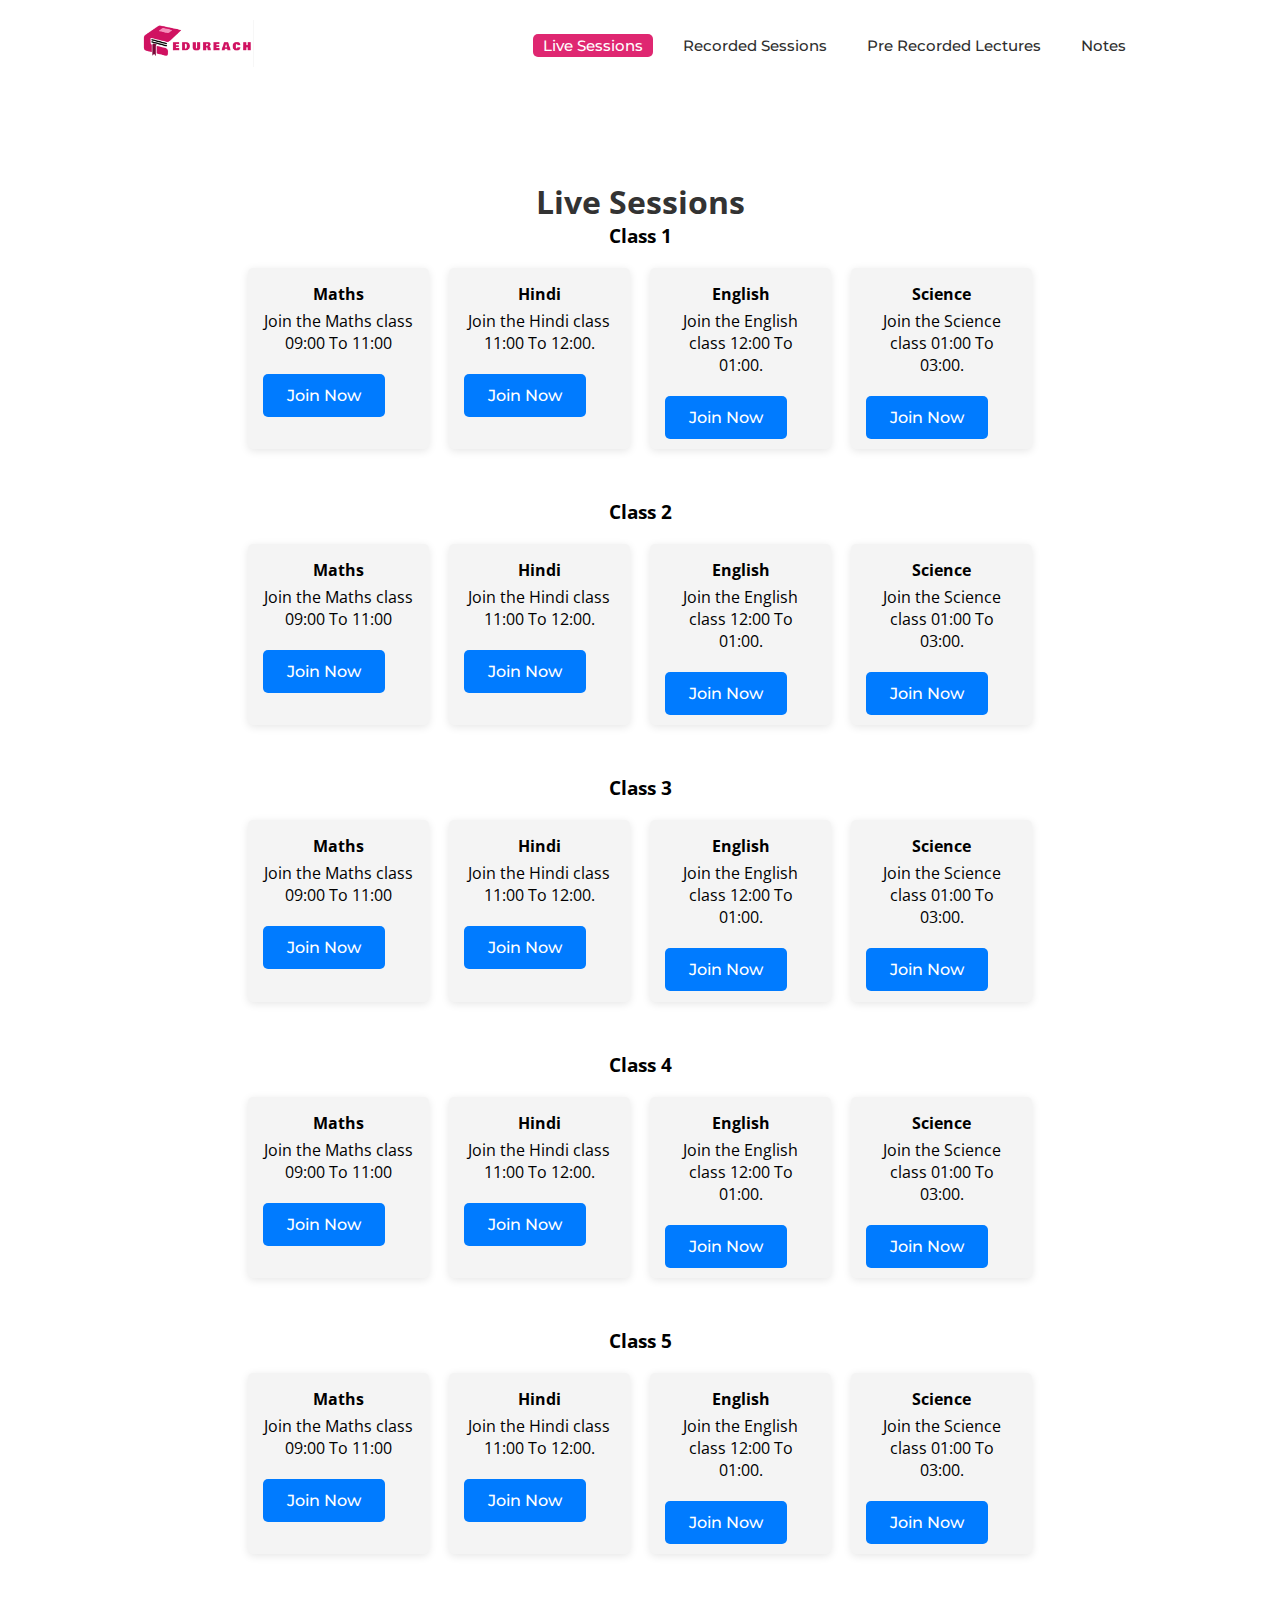
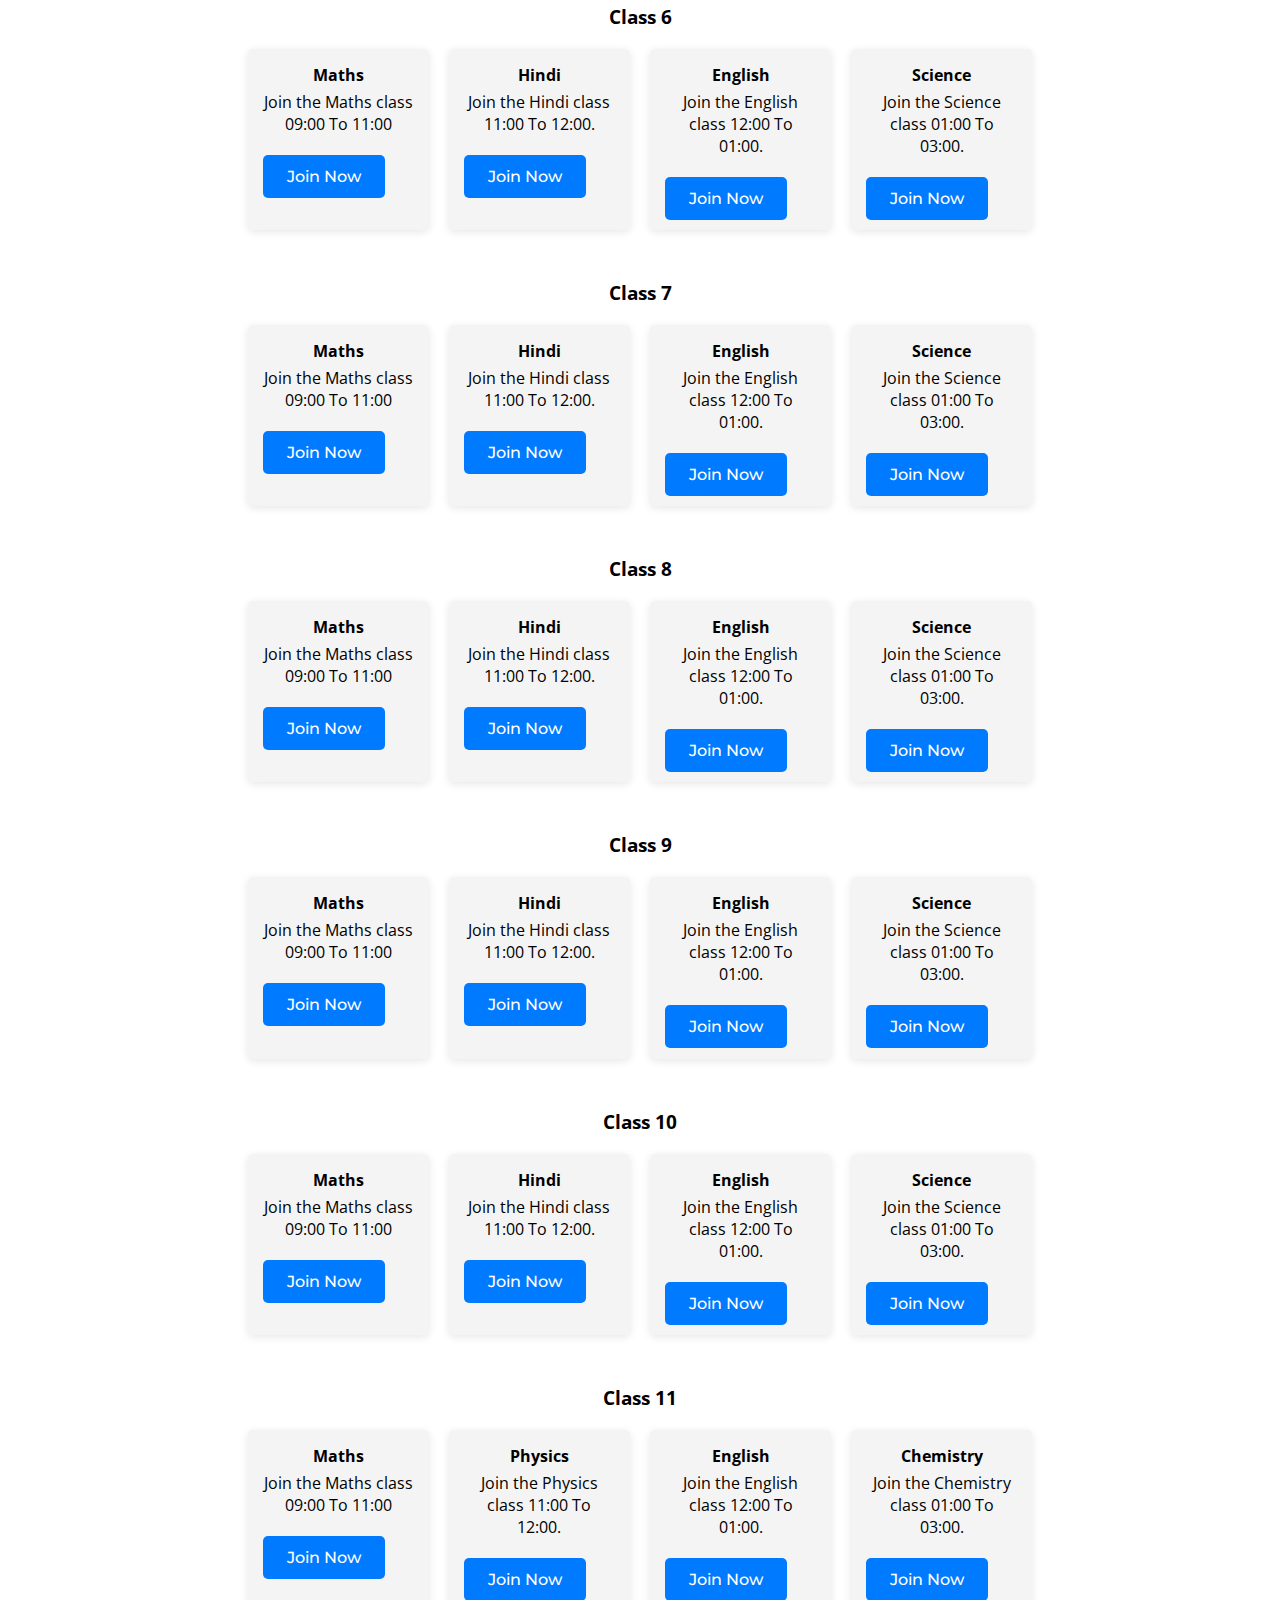
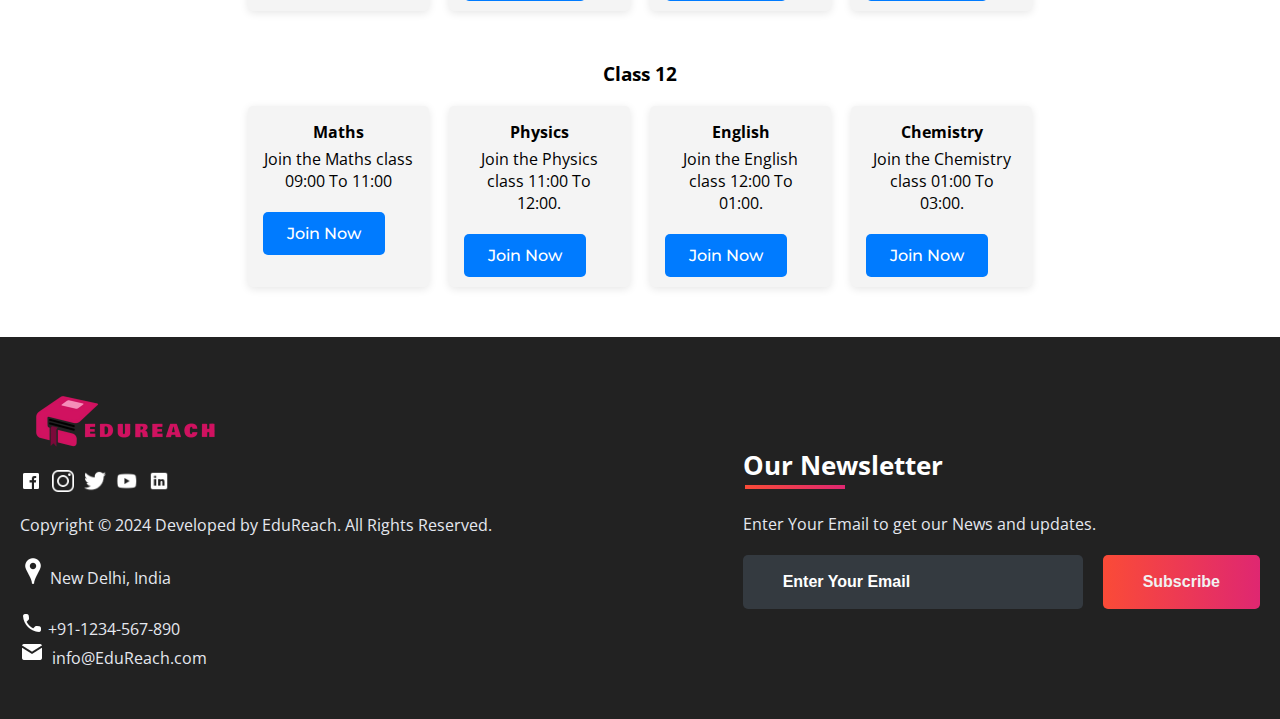
<file: Sessions/Live_Sessions.html>
<!DOCTYPE html>
<html lang="en">
<head>
    <meta charset="UTF-8">
    <meta name="viewport" content="width=device-width, initial-scale=1.0">
    <title>Virtual Classroom - EduReach</title>
    <link rel="stylesheet" href="headerfooter.css">
    <link rel="stylesheet" href="Live_Sessions.css">
</head>
<body>
    <!-- Navigation Bar -->
    <header id="header">
        <nav>
            <div class="logo"><img src="images/icon/logo.png" alt="EduReach Logo"></div>
            <ul>
                <li><a href="Live_Sessions.html" class="active">Live Sessions</a></li>
                <li><a href="RecordedSessions.html">Recorded Sessions</a></li>
                <li><a href="PreRecordedLecture.html">Pre Recorded Lectures</a></li>
                <li><a href="notes.html">Notes</a></li>
            </ul>
        </nav>
    </header>

    <!-- Live Sessions Section -->
    <section id="live-sessions">
        <h2>Live Sessions</h2>

        <!-- Class 1 Section -->
        <div class="class-section">
            <h3>Class 1</h3>
            <div class="subjects-container">
                <div class="subject-item">
                    <h4>Maths</h4>
                    <p>Join the Maths class 09:00 To 11:00 </p>
                    <div class="button-container">
                        <a href="https://us05web.zoom.us/j/88056629836?pwd=8egXHb0RDUXRP6tkXTF8OOqXFAOZm8.1" target="_blank" class="join-meeting-btn">Join Now</a>
                    </div>
                </div>
                <div class="subject-item">
                    <h4>Hindi</h4>
                    <p>Join the Hindi class 11:00 To 12:00.</p>
                    <div class="button-container">
                        <a href="https://us05web.zoom.us/j/88056629836?pwd=8egXHb0RDUXRP6tkXTF8OOqXFAOZm8.1" target="_blank" class="join-meeting-btn">Join Now</a>
                    </div>
                </div>
                <div class="subject-item">
                    <h4>English</h4>
                    <p>Join the English class 12:00 To 01:00.</p>
                    <div class="button-container">
                        <a href="https://us05web.zoom.us/j/88056629836?pwd=8egXHb0RDUXRP6tkXTF8OOqXFAOZm8.1" target="_blank" class="join-meeting-btn">Join Now</a>
                    </div>
                </div>
                <div class="subject-item">
                    <h4>Science</h4>
                    <p>Join the Science class 01:00 To 03:00.</p>
                    <div class="button-container">
                        <a href="https://us05web.zoom.us/j/88056629836?pwd=8egXHb0RDUXRP6tkXTF8OOqXFAOZm8.1" target="_blank" class="join-meeting-btn">Join Now</a>
                    </div>
                </div>
            </div>
        </div>

        <!-- Class 2 Section -->
        <div class="class-section">
            <h3>Class 2</h3>
            <div class="subjects-container">
                <div class="subject-item">
                    <h4>Maths</h4>
                    <p>Join the Maths class 09:00 To 11:00</p>
                    <div class="button-container">
                        <a href="https://us05web.zoom.us/j/88056629836?pwd=8egXHb0RDUXRP6tkXTF8OOqXFAOZm8.1" target="_blank" class="join-meeting-btn">Join Now</a>
                    </div>
                </div>
                <div class="subject-item">
                    <h4>Hindi</h4>
                    <p>Join the Hindi class 11:00 To 12:00.</p>
                    <div class="button-container">
                        <a href="https://us05web.zoom.us/j/88056629836?pwd=8egXHb0RDUXRP6tkXTF8OOqXFAOZm8.1" target="_blank" class="join-meeting-btn">Join Now</a>
                    </div>
                </div>
                <div class="subject-item">
                    <h4>English</h4>
                    <p>Join the English class 12:00 To 01:00.</p>
                    <div class="button-container">
                        <a href="https://us05web.zoom.us/j/88056629836?pwd=8egXHb0RDUXRP6tkXTF8OOqXFAOZm8.1" target="_blank" class="join-meeting-btn">Join Now</a>
                    </div>
                </div>
                <div class="subject-item">
                    <h4>Science</h4>
                    <p>Join the Science class 01:00 To 03:00.</p>
                    <div class="button-container">
                        <a href="https://us05web.zoom.us/j/88056629836?pwd=8egXHb0RDUXRP6tkXTF8OOqXFAOZm8.1" target="_blank" class="join-meeting-btn">Join Now</a>
                    </div>
                </div>
            </div>
        </div>

        <!-- Class 3 Section -->
<div class="class-section">
    <h3>Class 3</h3>
    <div class="subjects-container">
        <div class="subject-item">
            <h4>Maths</h4>
            <p>Join the Maths class 09:00 To 11:00</p>
            <div class="button-container">
                <a href="https://us05web.zoom.us/j/88056629836?pwd=8egXHb0RDUXRP6tkXTF8OOqXFAOZm8.1" target="_blank" class="join-meeting-btn">Join Now</a>
            </div>
        </div>
        <div class="subject-item">
            <h4>Hindi</h4>
            <p>Join the Hindi class 11:00 To 12:00.</p>
            <div class="button-container">
                <a href="https://us05web.zoom.us/j/88056629836?pwd=8egXHb0RDUXRP6tkXTF8OOqXFAOZm8.1" target="_blank" class="join-meeting-btn">Join Now</a>
            </div>
        </div>
        <div class="subject-item">
            <h4>English</h4>
            <p>Join the English class 12:00 To 01:00.</p>
            <div class="button-container">
                <a href="https://us05web.zoom.us/j/88056629836?pwd=8egXHb0RDUXRP6tkXTF8OOqXFAOZm8.1" target="_blank" class="join-meeting-btn">Join Now</a>
            </div>
        </div>
        <div class="subject-item">
            <h4>Science</h4>
            <p>Join the Science class 01:00 To 03:00.</p>
            <div class="button-container">
                <a href="https://us05web.zoom.us/j/88056629836?pwd=8egXHb0RDUXRP6tkXTF8OOqXFAOZm8.1" target="_blank" class="join-meeting-btn">Join Now</a>
            </div>
        </div>
    </div>
</div>

<!-- Class 4 Section -->
<div class="class-section">
    <h3>Class 4</h3>
    <div class="subjects-container">
        <div class="subject-item">
            <h4>Maths</h4>
            <p>Join the Maths class 09:00 To 11:00</p>
            <div class="button-container">
                <a href="https://us05web.zoom.us/j/88056629836?pwd=8egXHb0RDUXRP6tkXTF8OOqXFAOZm8.1" target="_blank" class="join-meeting-btn">Join Now</a>
            </div>
        </div>
        <div class="subject-item">
            <h4>Hindi</h4>
            <p>Join the Hindi class 11:00 To 12:00.</p>
            <div class="button-container">
                <a href="https://us05web.zoom.us/j/88056629836?pwd=8egXHb0RDUXRP6tkXTF8OOqXFAOZm8.1" target="_blank" class="join-meeting-btn">Join Now</a>
            </div>
        </div>
        <div class="subject-item">
            <h4>English</h4>
            <p>Join the English class 12:00 To 01:00.</p>
            <div class="button-container">
                <a href="https://us05web.zoom.us/j/88056629836?pwd=8egXHb0RDUXRP6tkXTF8OOqXFAOZm8.1" target="_blank" class="join-meeting-btn">Join Now</a>
            </div>
        </div>
        <div class="subject-item">
            <h4>Science</h4>
            <p>Join the Science class 01:00 To 03:00.</p>
            <div class="button-container">
                <a href="https://us05web.zoom.us/j/88056629836?pwd=8egXHb0RDUXRP6tkXTF8OOqXFAOZm8.1" target="_blank" class="join-meeting-btn">Join Now</a>
            </div>
        </div>
    </div>
</div>

<!-- Class 5 Section -->
<div class="class-section">
    <h3>Class 5</h3>
    <div class="subjects-container">
        <div class="subject-item">
            <h4>Maths</h4>
            <p>Join the Maths class 09:00 To 11:00</p>
            <div class="button-container">
                <a href="https://us05web.zoom.us/j/88056629836?pwd=8egXHb0RDUXRP6tkXTF8OOqXFAOZm8.1" target="_blank" class="join-meeting-btn">Join Now</a>
            </div>
        </div>
        <div class="subject-item">
            <h4>Hindi</h4>
            <p>Join the Hindi class 11:00 To 12:00.</p>
            <div class="button-container">
                <a href="https://us05web.zoom.us/j/88056629836?pwd=8egXHb0RDUXRP6tkXTF8OOqXFAOZm8.1" target="_blank" class="join-meeting-btn">Join Now</a>
            </div>
        </div>
        <div class="subject-item">
            <h4>English</h4>
            <p>Join the English class 12:00 To 01:00.</p>
            <div class="button-container">
                <a href="https://us05web.zoom.us/j/88056629836?pwd=8egXHb0RDUXRP6tkXTF8OOqXFAOZm8.1" target="_blank" class="join-meeting-btn">Join Now</a>
            </div>
        </div>
        <div class="subject-item">
            <h4>Science</h4>
            <p>Join the Science class 01:00 To 03:00.</p>
            <div class="button-container">
                <a href="https://us05web.zoom.us/j/88056629836?pwd=8egXHb0RDUXRP6tkXTF8OOqXFAOZm8.1" target="_blank" class="join-meeting-btn">Join Now</a>
            </div>
        </div>
    </div>
</div>

<!-- Class 6 Section -->
<div class="class-section">
    <h3>Class 6</h3>
    <div class="subjects-container">
        <div class="subject-item">
            <h4>Maths</h4>
            <p>Join the Maths class 09:00 To 11:00</p>
            <div class="button-container">
                <a href="https://us05web.zoom.us/j/88056629836?pwd=8egXHb0RDUXRP6tkXTF8OOqXFAOZm8.1" target="_blank" class="join-meeting-btn">Join Now</a>
            </div>
        </div>
        <div class="subject-item">
            <h4>Hindi</h4>
            <p>Join the Hindi class 11:00 To 12:00.</p>
            <div class="button-container">
                <a href="https://us05web.zoom.us/j/88056629836?pwd=8egXHb0RDUXRP6tkXTF8OOqXFAOZm8.1" target="_blank" class="join-meeting-btn">Join Now</a>
            </div>
        </div>
        <div class="subject-item">
            <h4>English</h4>
            <p>Join the English class 12:00 To 01:00.</p>
            <div class="button-container">
                <a href="https://us05web.zoom.us/j/88056629836?pwd=8egXHb0RDUXRP6tkXTF8OOqXFAOZm8.1" target="_blank" class="join-meeting-btn">Join Now</a>
            </div>
        </div>
        <div class="subject-item">
            <h4>Science</h4>
            <p>Join the Science class 01:00 To 03:00.</p>
            <div class="button-container">
                <a href="https://us05web.zoom.us/j/88056629836?pwd=8egXHb0RDUXRP6tkXTF8OOqXFAOZm8.1" target="_blank" class="join-meeting-btn">Join Now</a>
            </div>
        </div>
    </div>
</div>

<!-- Class 7 Section -->
<div class="class-section">
    <h3>Class 7</h3>
    <div class="subjects-container">
        <div class="subject-item">
            <h4>Maths</h4>
            <p>Join the Maths class 09:00 To 11:00</p>
            <div class="button-container">
                <a href="https://us05web.zoom.us/j/88056629836?pwd=8egXHb0RDUXRP6tkXTF8OOqXFAOZm8.1" target="_blank" class="join-meeting-btn">Join Now</a>
            </div>
        </div>
        <div class="subject-item">
            <h4>Hindi</h4>
            <p>Join the Hindi class 11:00 To 12:00.</p>
            <div class="button-container">
                <a href="https://us05web.zoom.us/j/88056629836?pwd=8egXHb0RDUXRP6tkXTF8OOqXFAOZm8.1" target="_blank" class="join-meeting-btn">Join Now</a>
            </div>
        </div>
        <div class="subject-item">
            <h4>English</h4>
            <p>Join the English class 12:00 To 01:00.</p>
            <div class="button-container">
                <a href="https://us05web.zoom.us/j/88056629836?pwd=8egXHb0RDUXRP6tkXTF8OOqXFAOZm8.1" target="_blank" class="join-meeting-btn">Join Now</a>
            </div>
        </div>
        <div class="subject-item">
            <h4>Science</h4>
            <p>Join the Science class 01:00 To 03:00.</p>
            <div class="button-container">
                <a href="https://us05web.zoom.us/j/88056629836?pwd=8egXHb0RDUXRP6tkXTF8OOqXFAOZm8.1" target="_blank" class="join-meeting-btn">Join Now</a>
            </div>
        </div>
    </div>
</div>

<!-- Class 8 Section -->
<div class="class-section">
    <h3>Class 8</h3>
    <div class="subjects-container">
        <div class="subject-item">
            <h4>Maths</h4>
            <p>Join the Maths class 09:00 To 11:00</p>
            <div class="button-container">
                <a href="https://us05web.zoom.us/j/88056629836?pwd=8egXHb0RDUXRP6tkXTF8OOqXFAOZm8.1" target="_blank" class="join-meeting-btn">Join Now</a>
            </div>
        </div>
        <div class="subject-item">
            <h4>Hindi</h4>
            <p>Join the Hindi class 11:00 To 12:00.</p>
            <div class="button-container">
                <a href="https://us05web.zoom.us/j/88056629836?pwd=8egXHb0RDUXRP6tkXTF8OOqXFAOZm8.1" target="_blank" class="join-meeting-btn">Join Now</a>
            </div>
        </div>
        <div class="subject-item">
            <h4>English</h4>
            <p>Join the English class 12:00 To 01:00.</p>
            <div class="button-container">
                <a href="https://us05web.zoom.us/j/88056629836?pwd=8egXHb0RDUXRP6tkXTF8OOqXFAOZm8.1" target="_blank" class="join-meeting-btn">Join Now</a>
            </div>
        </div>
        <div class="subject-item">
            <h4>Science</h4>
            <p>Join the Science class 01:00 To 03:00.</p>
            <div class="button-container">
                <a href="https://us05web.zoom.us/j/88056629836?pwd=8egXHb0RDUXRP6tkXTF8OOqXFAOZm8.1" target="_blank" class="join-meeting-btn">Join Now</a>
            </div>
        </div>
    </div>
</div>

<!-- Class 9 Section -->
<div class="class-section">
    <h3>Class 9</h3>
    <div class="subjects-container">
        <div class="subject-item">
            <h4>Maths</h4>
            <p>Join the Maths class 09:00 To 11:00</p>
            <div class="button-container">
                <a href="https://us05web.zoom.us/j/88056629836?pwd=8egXHb0RDUXRP6tkXTF8OOqXFAOZm8.1" target="_blank" class="join-meeting-btn">Join Now</a>
            </div>
        </div>
        <div class="subject-item">
            <h4>Hindi</h4>
            <p>Join the Hindi class 11:00 To 12:00.</p>
            <div class="button-container">
                <a href="https://us05web.zoom.us/j/88056629836?pwd=8egXHb0RDUXRP6tkXTF8OOqXFAOZm8.1" target="_blank" class="join-meeting-btn">Join Now</a>
            </div>
        </div>
        <div class="subject-item">
            <h4>English</h4>
            <p>Join the English class 12:00 To 01:00.</p>
            <div class="button-container">
                <a href="https://us05web.zoom.us/j/88056629836?pwd=8egXHb0RDUXRP6tkXTF8OOqXFAOZm8.1" target="_blank" class="join-meeting-btn">Join Now</a>
            </div>
        </div>
        <div class="subject-item">
            <h4>Science</h4>
            <p>Join the Science class 01:00 To 03:00.</p>
            <div class="button-container">
                <a href="https://us05web.zoom.us/j/88056629836?pwd=8egXHb0RDUXRP6tkXTF8OOqXFAOZm8.1" target="_blank" class="join-meeting-btn">Join Now</a>
            </div>
        </div>
    </div>
</div>

<!-- Class 10 Section -->
<div class="class-section">
    <h3>Class 10</h3>
    <div class="subjects-container">
        <div class="subject-item">
            <h4>Maths</h4>
            <p>Join the Maths class 09:00 To 11:00</p>
            <div class="button-container">
                <a href="https://us05web.zoom.us/j/88056629836?pwd=8egXHb0RDUXRP6tkXTF8OOqXFAOZm8.1" target="_blank" class="join-meeting-btn">Join Now</a>
            </div>
        </div>
        <div class="subject-item">
            <h4>Hindi</h4>
            <p>Join the Hindi class 11:00 To 12:00.</p>
            <div class="button-container">
                <a href="https://us05web.zoom.us/j/88056629836?pwd=8egXHb0RDUXRP6tkXTF8OOqXFAOZm8.1" target="_blank" class="join-meeting-btn">Join Now</a>
            </div>
        </div>
        <div class="subject-item">
            <h4>English</h4>
            <p>Join the English class 12:00 To 01:00.</p>
            <div class="button-container">
                <a href="https://us05web.zoom.us/j/88056629836?pwd=8egXHb0RDUXRP6tkXTF8OOqXFAOZm8.1" target="_blank" class="join-meeting-btn">Join Now</a>
            </div>
        </div>
        <div class="subject-item">
            <h4>Science</h4>
            <p>Join the Science class 01:00 To 03:00.</p>
            <div class="button-container">
                <a href="https://us05web.zoom.us/j/88056629836?pwd=8egXHb0RDUXRP6tkXTF8OOqXFAOZm8.1" target="_blank" class="join-meeting-btn">Join Now</a>
            </div>
        </div>
    </div>
</div>

<!-- Class 11 Section -->
<div class="class-section">
    <h3>Class 11</h3>
    <div class="subjects-container">
        <div class="subject-item">
            <h4>Maths</h4>
            <p>Join the Maths class 09:00 To 11:00</p>
            <div class="button-container">
                <a href="https://us05web.zoom.us/j/88056629836?pwd=8egXHb0RDUXRP6tkXTF8OOqXFAOZm8.1" target="_blank" class="join-meeting-btn">Join Now</a>
            </div>
        </div>
        <div class="subject-item">
            <h4>Physics</h4>
            <p>Join the Physics class 11:00 To 12:00.</p>
            <div class="button-container">
                <a href="https://us05web.zoom.us/j/88056629836?pwd=8egXHb0RDUXRP6tkXTF8OOqXFAOZm8.1" target="_blank" class="join-meeting-btn">Join Now</a>
            </div>
        </div>
        <div class="subject-item">
            <h4>English</h4>
            <p>Join the English class 12:00 To 01:00.</p>
            <div class="button-container">
                <a href="https://us05web.zoom.us/j/88056629836?pwd=8egXHb0RDUXRP6tkXTF8OOqXFAOZm8.1" target="_blank" class="join-meeting-btn">Join Now</a>
            </div>
        </div>
        <div class="subject-item">
            <h4>Chemistry</h4>
            <p>Join the Chemistry class 01:00 To 03:00.</p>
            <div class="button-container">
                <a href="https://us05web.zoom.us/j/88056629836?pwd=8egXHb0RDUXRP6tkXTF8OOqXFAOZm8.1" target="_blank" class="join-meeting-btn">Join Now</a>
            </div>
        </div>
    </div>
</div>

<!-- Class 12 Section -->
<div class="class-section">
    <h3>Class 12</h3>
    <div class="subjects-container">
        <div class="subject-item">
            <h4>Maths</h4>
            <p>Join the Maths class 09:00 To 11:00</p>
            <div class="button-container">
                <a href="https://us05web.zoom.us/j/88056629836?pwd=8egXHb0RDUXRP6tkXTF8OOqXFAOZm8.1" target="_blank" class="join-meeting-btn">Join Now</a>
            </div>
        </div>
        <div class="subject-item">
            <h4>Physics</h4>
            <p>Join the Physics class 11:00 To 12:00.</p>
            <div class="button-container">
                <a href="https://us05web.zoom.us/j/88056629836?pwd=8egXHb0RDUXRP6tkXTF8OOqXFAOZm8.1" target="_blank" class="join-meeting-btn">Join Now</a>
            </div>
        </div>
        <div class="subject-item">
            <h4>English</h4>
            <p>Join the English class 12:00 To 01:00.</p>
            <div class="button-container">
                <a href="https://us05web.zoom.us/j/88056629836?pwd=8egXHb0RDUXRP6tkXTF8OOqXFAOZm8.1" target="_blank" class="join-meeting-btn">Join Now</a>
            </div>
        </div>
        <div class="subject-item">
            <h4>Chemistry</h4>
            <p>Join the Chemistry class 01:00 To 03:00.</p>
            <div class="button-container">
                <a href="https://us05web.zoom.us/j/88056629836?pwd=8egXHb0RDUXRP6tkXTF8OOqXFAOZm8.1" target="_blank" class="join-meeting-btn">Join Now</a>
            </div>
        </div>
    </div>
</div>
        

    </section>

    <!-- FOOTER -->
    <footer>
        <div class="footer-container">
            <div class="left-col">
                <img src="images/icon/logo - Copy.png" style="width: 200px;">
                <div class="social-media">
                    <a href="#"><img src="images/icon/fb.png"></a>
                    <a href="#"><img src="images/icon/insta.png"></a>
                    <a href="#"><img src="images/icon/tt.png"></a>
                    <a href="#"><img src="images/icon/ytube.png"></a>
                    <a href="#"><img src="images/icon/linkedin.png"></a>
                </div><br><br>
                <p class="rights-text">Copyright © 2024 Developed by EduReach. All Rights Reserved.</p>
                <br>
                <p><img src="images/icon/location.png"> New Delhi, India<br></p>
                <br>
                <p><img src="images/icon/phone.png"> +91-1234-567-890<br><img src="images/icon/mail.png">&nbsp; info@EduReach.com</p>
            </div>
            <div class="right-col">
                <h1 style="color: #fff">Our Newsletter</h1>
                <div class="border"></div><br>
                <p>Enter Your Email to get our News and updates.</p>
                <form class="newsletter-form">
                    <input class="txtb" type="email" placeholder="Enter Your Email">
                    <input class="btn" type="submit" value="Subscribe">
                </form>
            </div>
        </div>
    </footer>

</body>
</html>
</file>
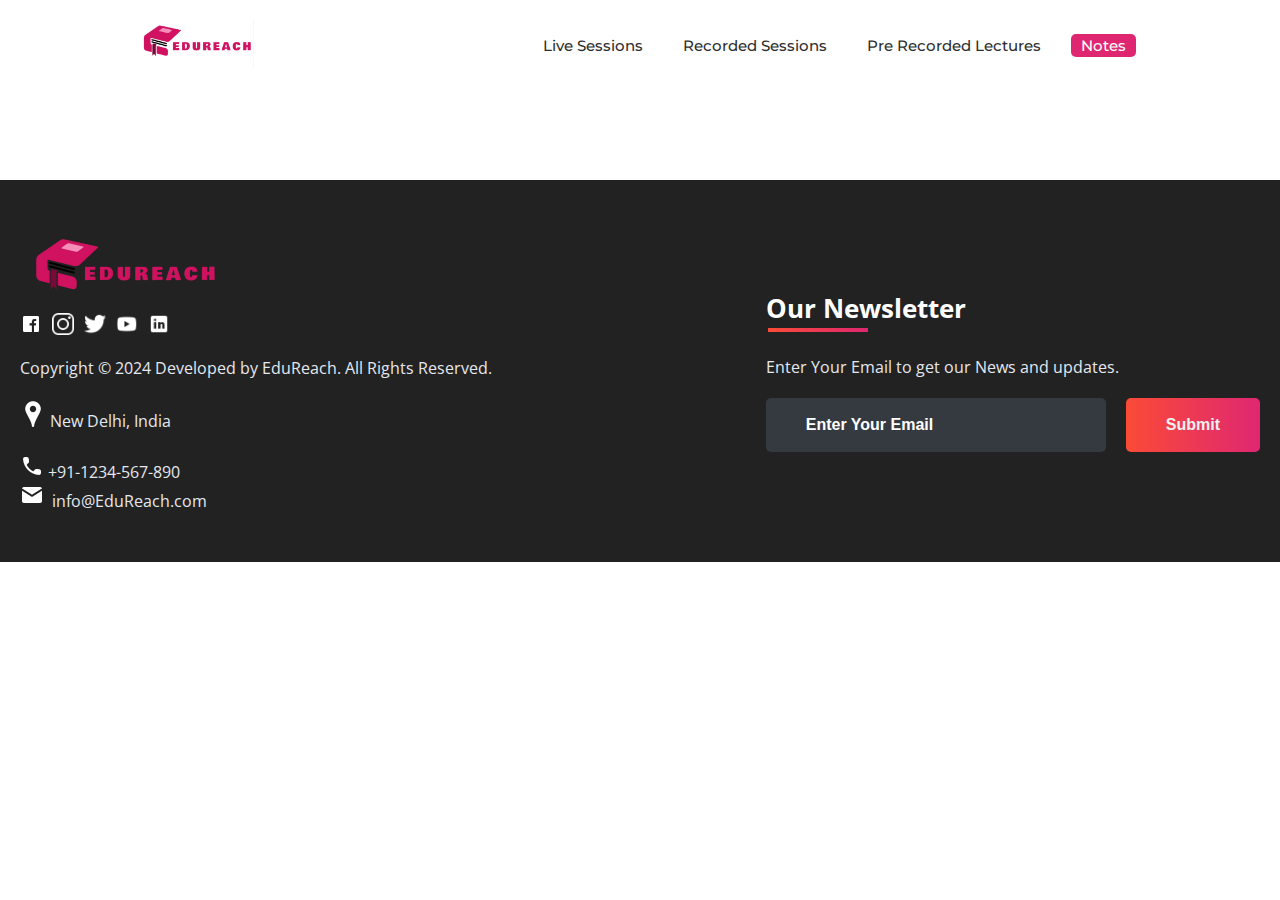
<file: Sessions/notes.html>
<!DOCTYPE html>
<html lang="en">
<head>
    <meta charset="UTF-8">
    <meta name="viewport" content="width=device-width, initial-scale=1.0">
    <title>Virtual Classroom - EduReach</title>
    <link rel="stylesheet" href="headerfooter.css">
</head>
<body>
    <!-- Navigation Bar -->
    <header id="header">
        <nav>
            <div class="logo"><img src="images/icon/logo.png" alt="EduReach Logo"></div>
            <ul>
                <li><a href="Live_Sessions.html">Live Sessions</a></li>
                <li><a href="RecordedSessions.html">Recorded Sessions</a></li>
                <li><a href="PreRecodedLecture.html" >Pre Recorded Lectures</a></li>
                <li><a href="notes.html" class="active" >Notes</a></li>
            </ul>
        </nav>
    </header>

<!-- Start From Here -->







  <!-- FOOTER -->
	<footer>
		<div class="footer-container">
			<div class="left-col">
				<img src="images/icon/logo - Copy.png" style="width: 200px;">
				<div class="logo"></div>
				<div class="social-media">
					<a href="#"><img src="images/icon\fb.png"></a>
					<a href="#"><img src="images/icon\insta.png"></a>
					<a href="#"><img src="images/icon\tt.png"></a>
					<a href="#"><img src="images/icon\ytube.png"></a>
					<a href="#"><img src="images/icon\linkedin.png"></a>
				</div><br><br>
				<p class="rights-text">Copyright © 2024 Developed by EduReach. All Rights Reserved.</p>
				<br>
				<p><img src="images/icon/location.png"> New Delhi, India<br> </p>
				<br>
				<p><img src="images/icon/phone.png"> +91-1234-567-890<br><img src="images/icon/mail.png">&nbsp;
					info@EduReach.com</p>
			</div>
			<div class="right-col">
				<h1 style="color: #fff">Our Newsletter</h1>
				<div class="border"></div><br>
				<p>Enter Your Email to get our News and updates.</p>
				<form class="newsletter-form">
					<input class="txtb" type="email" placeholder="Enter Your Email">
					<input class="btn" type="submit" value="Submit">
				</form>
			</div>
		</div>
	</footer>

</body>

</html>
</file>
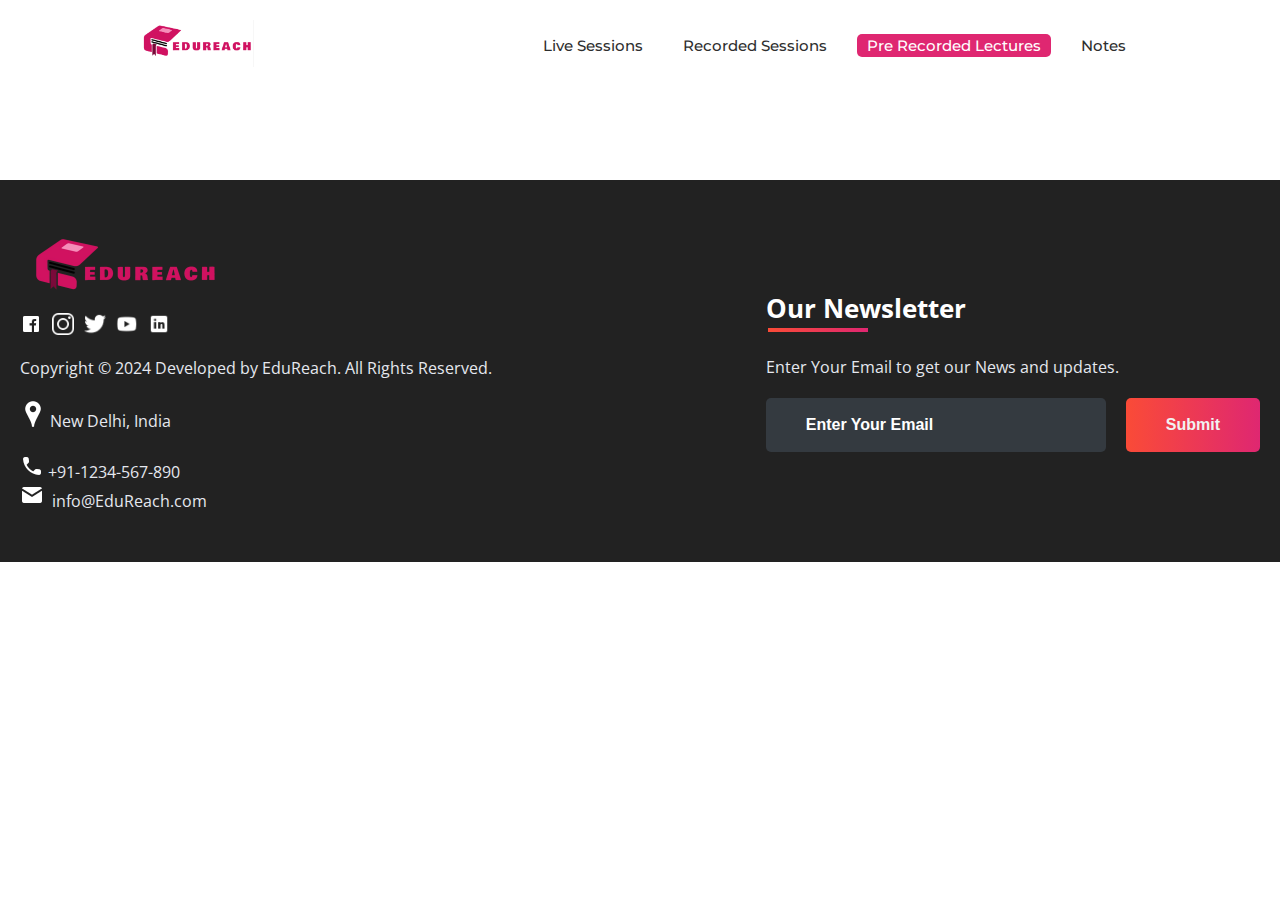
<file: Sessions/PreRecodedLecture.html>
<!DOCTYPE html>
<html lang="en">
<head>
    <meta charset="UTF-8">
    <meta name="viewport" content="width=device-width, initial-scale=1.0">
    <title>Virtual Classroom - EduReach</title>
    <link rel="stylesheet" href="headerfooter.css">
</head>
<body>
    <!-- Navigation Bar -->
    <header id="header">
        <nav>
            <div class="logo"><img src="images/icon/logo.png" alt="EduReach Logo"></div>
            <ul>
                <li><a href="Live_Sessions.html">Live Sessions</a></li>
                <li><a href="RecordedSessions.html">Recorded Sessions</a></li>
                <li><a href="PreRecodedLecture.html" class="active">Pre Recorded Lectures</a></li>
                <li><a href="notes.html">Notes</a></li>
            </ul>
        </nav>
    </header>

<!-- Start From Here -->







  <!-- FOOTER -->
	<footer>
		<div class="footer-container">
			<div class="left-col">
				<img src="images/icon/logo - Copy.png" style="width: 200px;">
				<div class="logo"></div>
				<div class="social-media">
					<a href="#"><img src="images/icon\fb.png"></a>
					<a href="#"><img src="images/icon\insta.png"></a>
					<a href="#"><img src="images/icon\tt.png"></a>
					<a href="#"><img src="images/icon\ytube.png"></a>
					<a href="#"><img src="images/icon\linkedin.png"></a>
				</div><br><br>
				<p class="rights-text">Copyright © 2024 Developed by EduReach. All Rights Reserved.</p>
				<br>
				<p><img src="images/icon/location.png"> New Delhi, India<br> </p>
				<br>
				<p><img src="images/icon/phone.png"> +91-1234-567-890<br><img src="images/icon/mail.png">&nbsp;
					info@EduReach.com</p>
			</div>
			<div class="right-col">
				<h1 style="color: #fff">Our Newsletter</h1>
				<div class="border"></div><br>
				<p>Enter Your Email to get our News and updates.</p>
				<form class="newsletter-form">
					<input class="txtb" type="email" placeholder="Enter Your Email">
					<input class="btn" type="submit" value="Submit">
				</form>
			</div>
		</div>
	</footer>

</body>

</html>
</file>
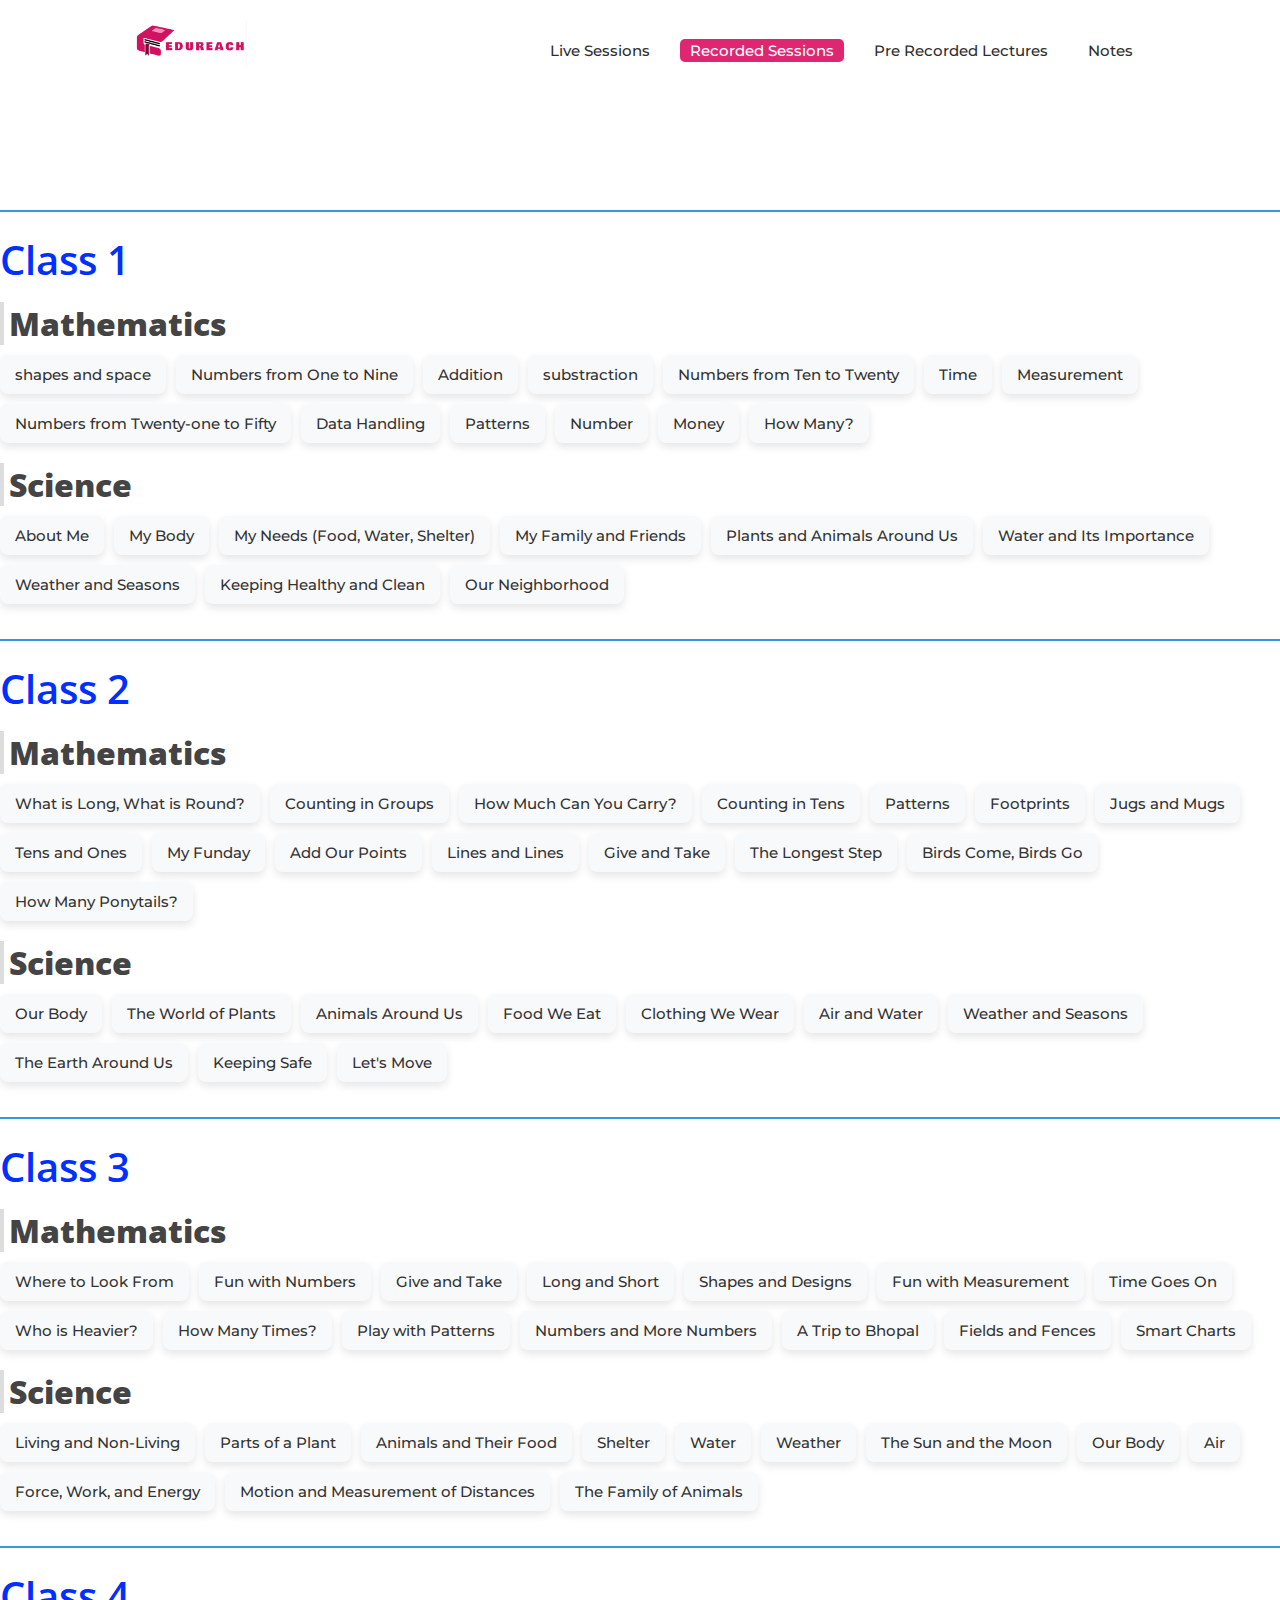
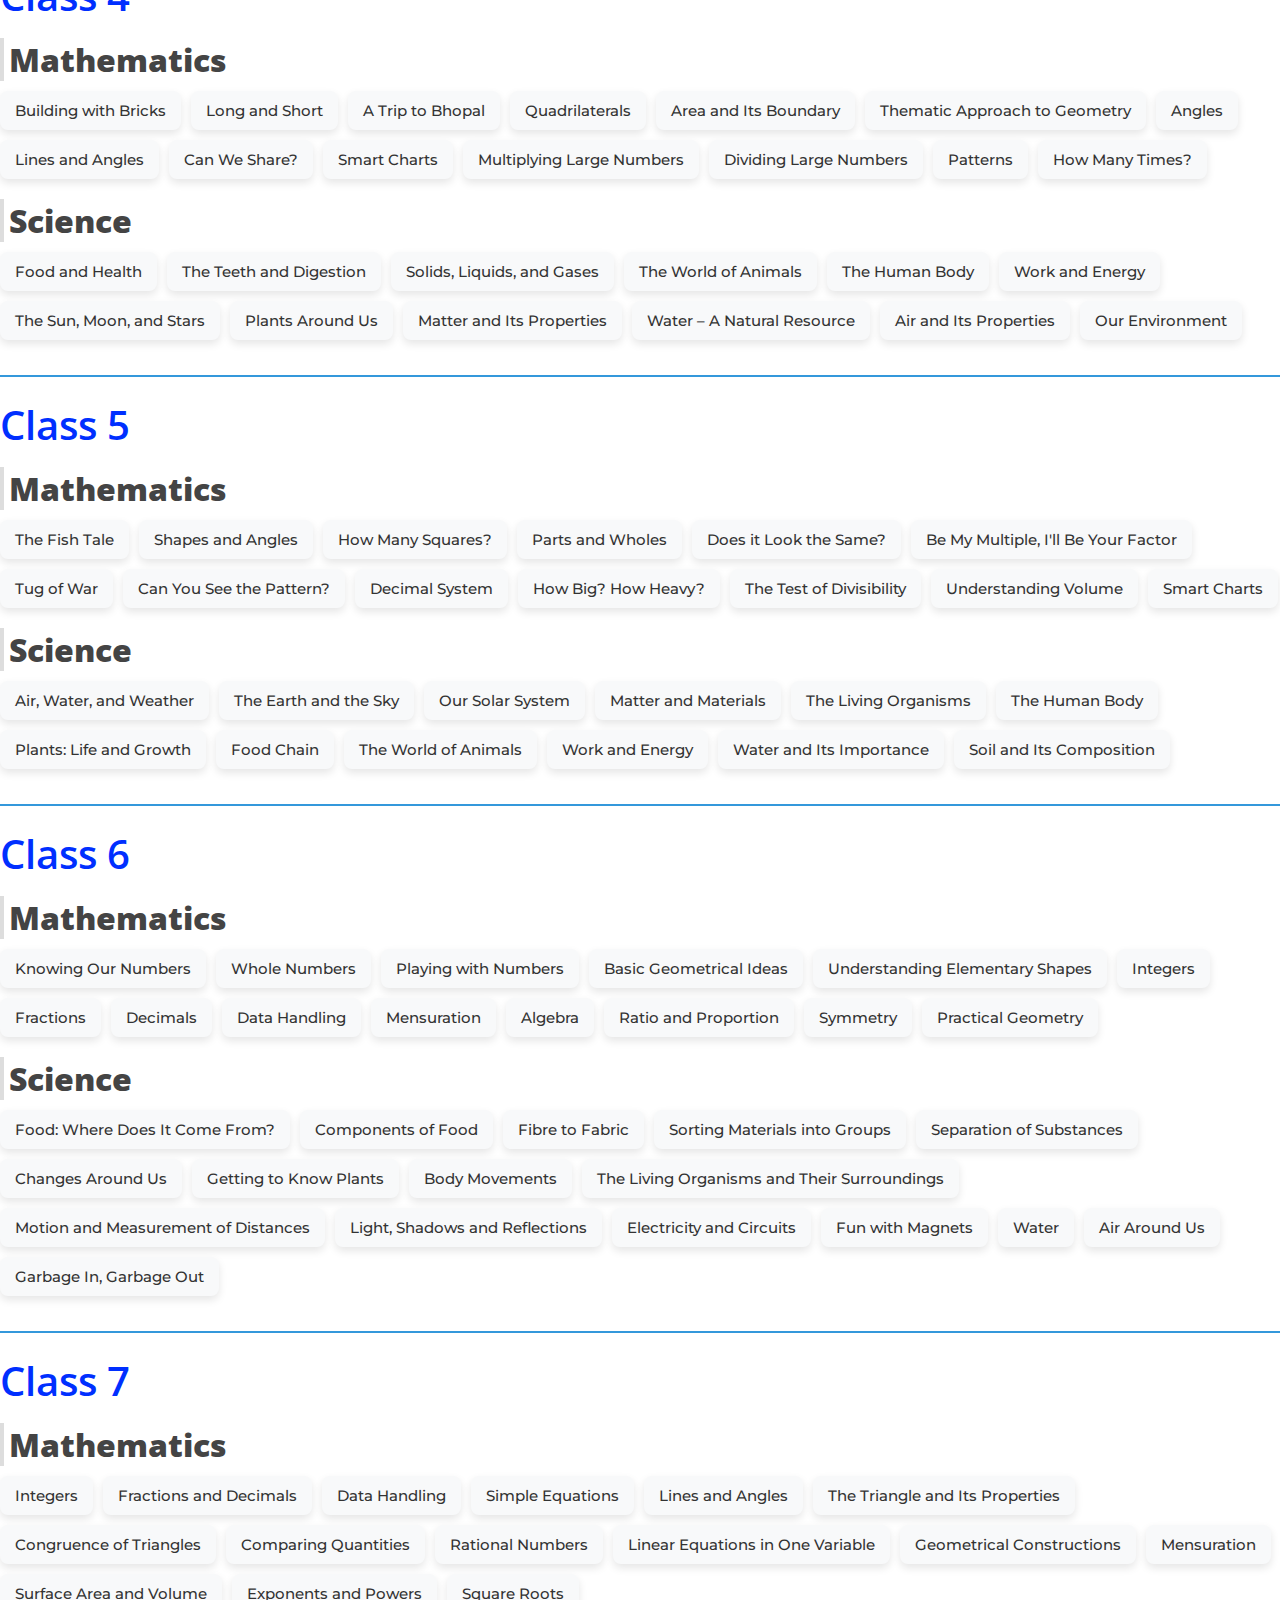
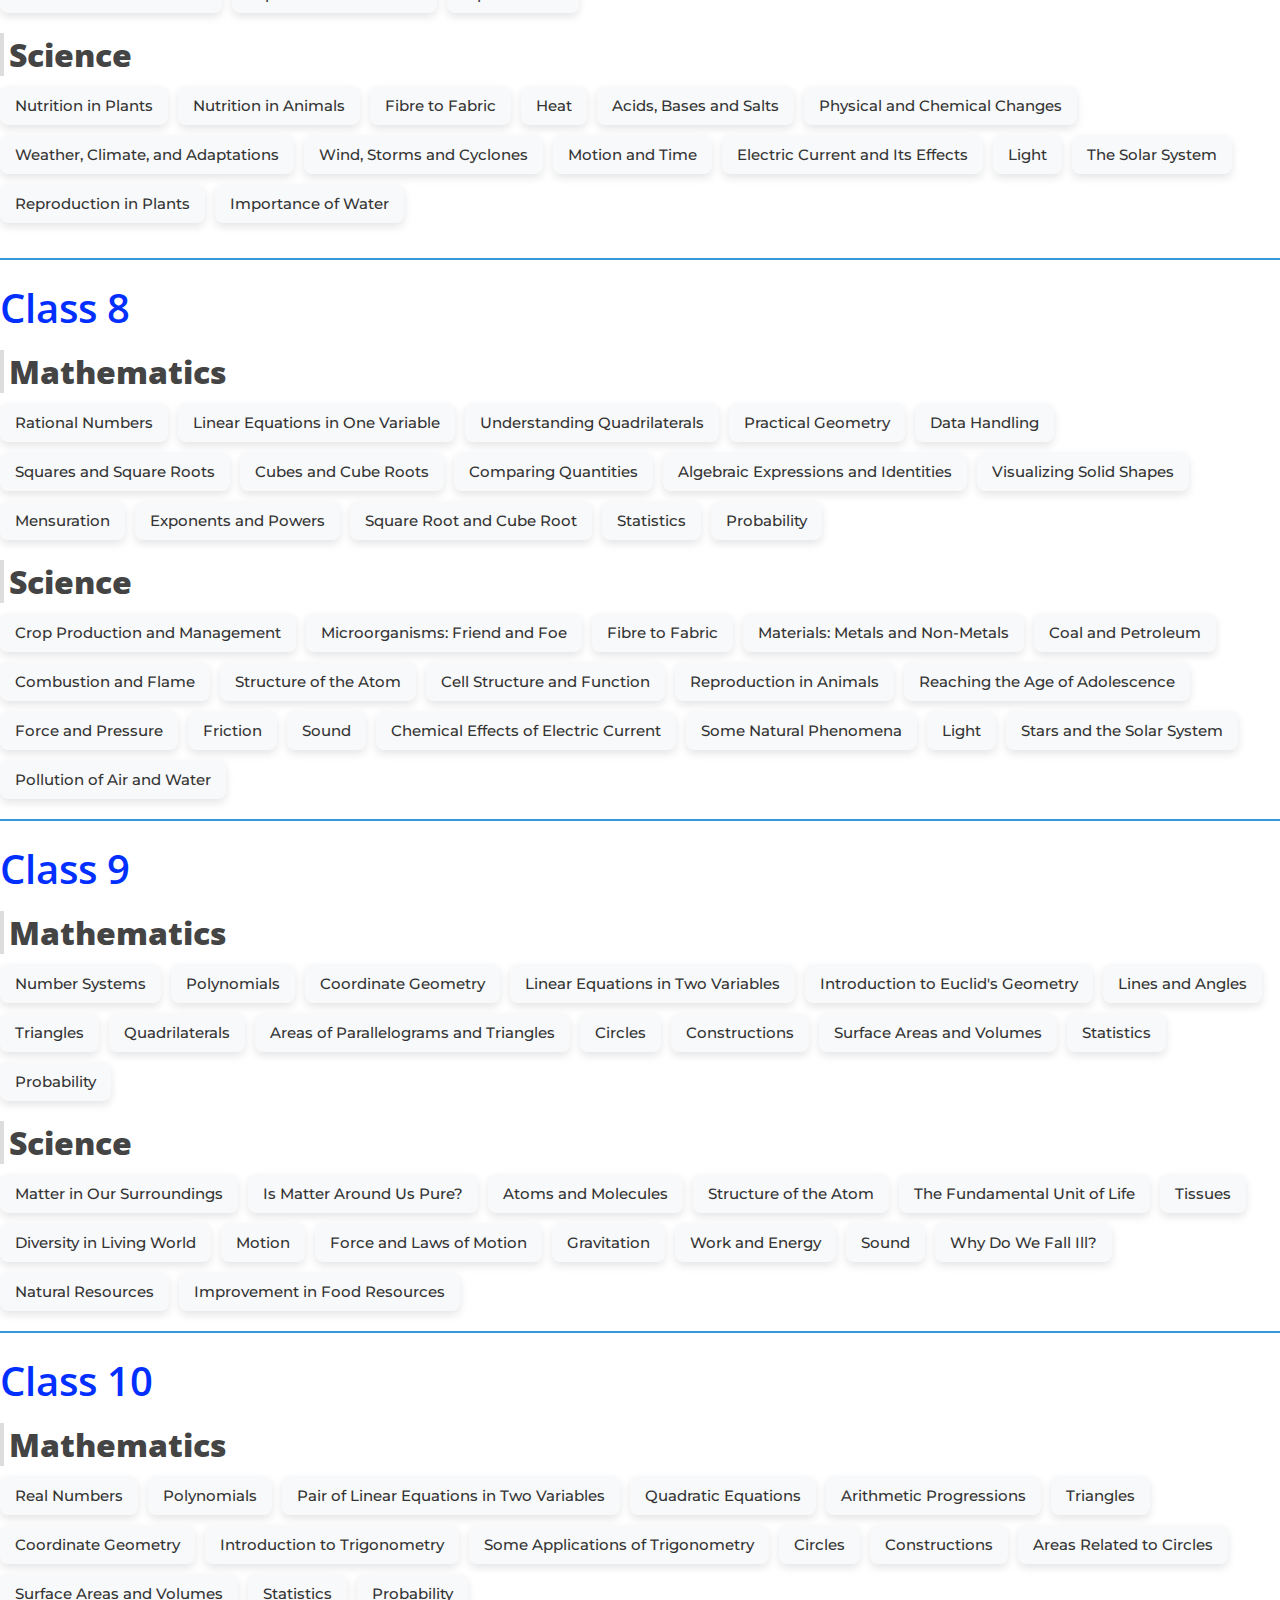
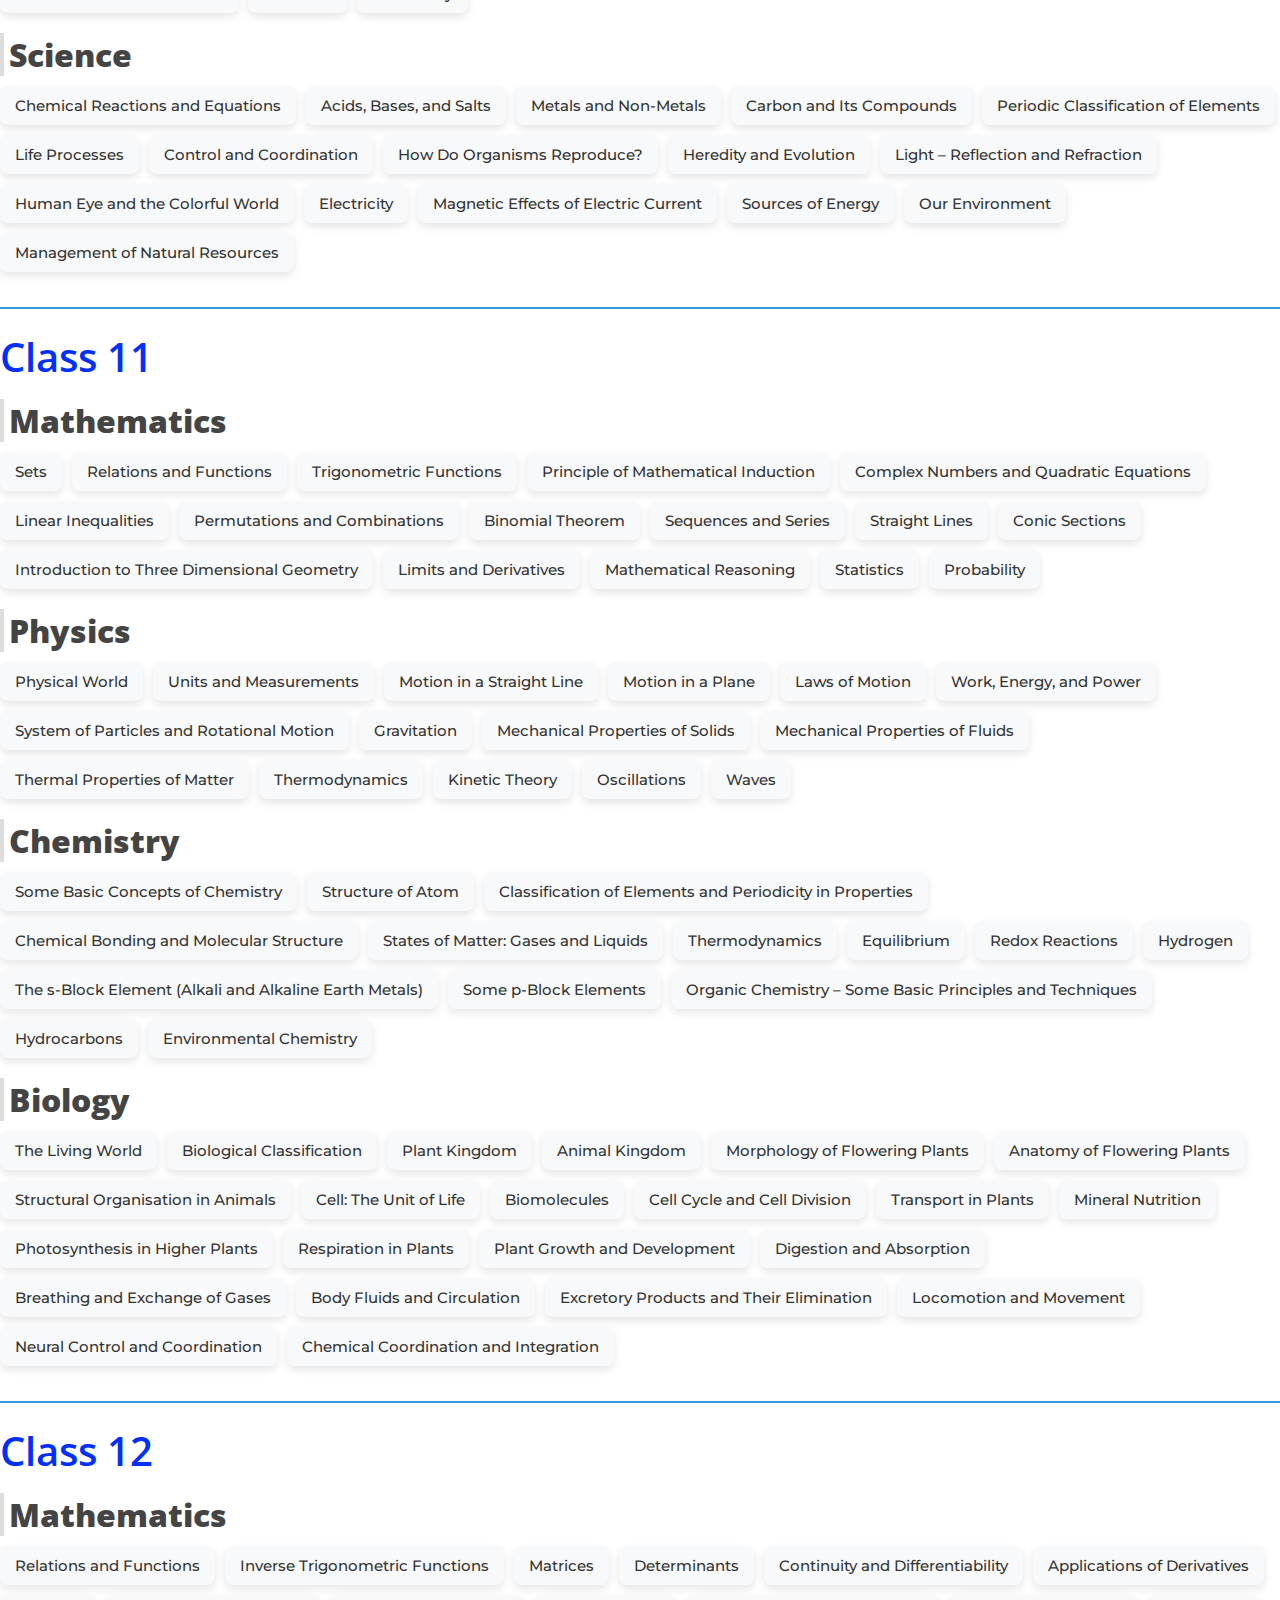
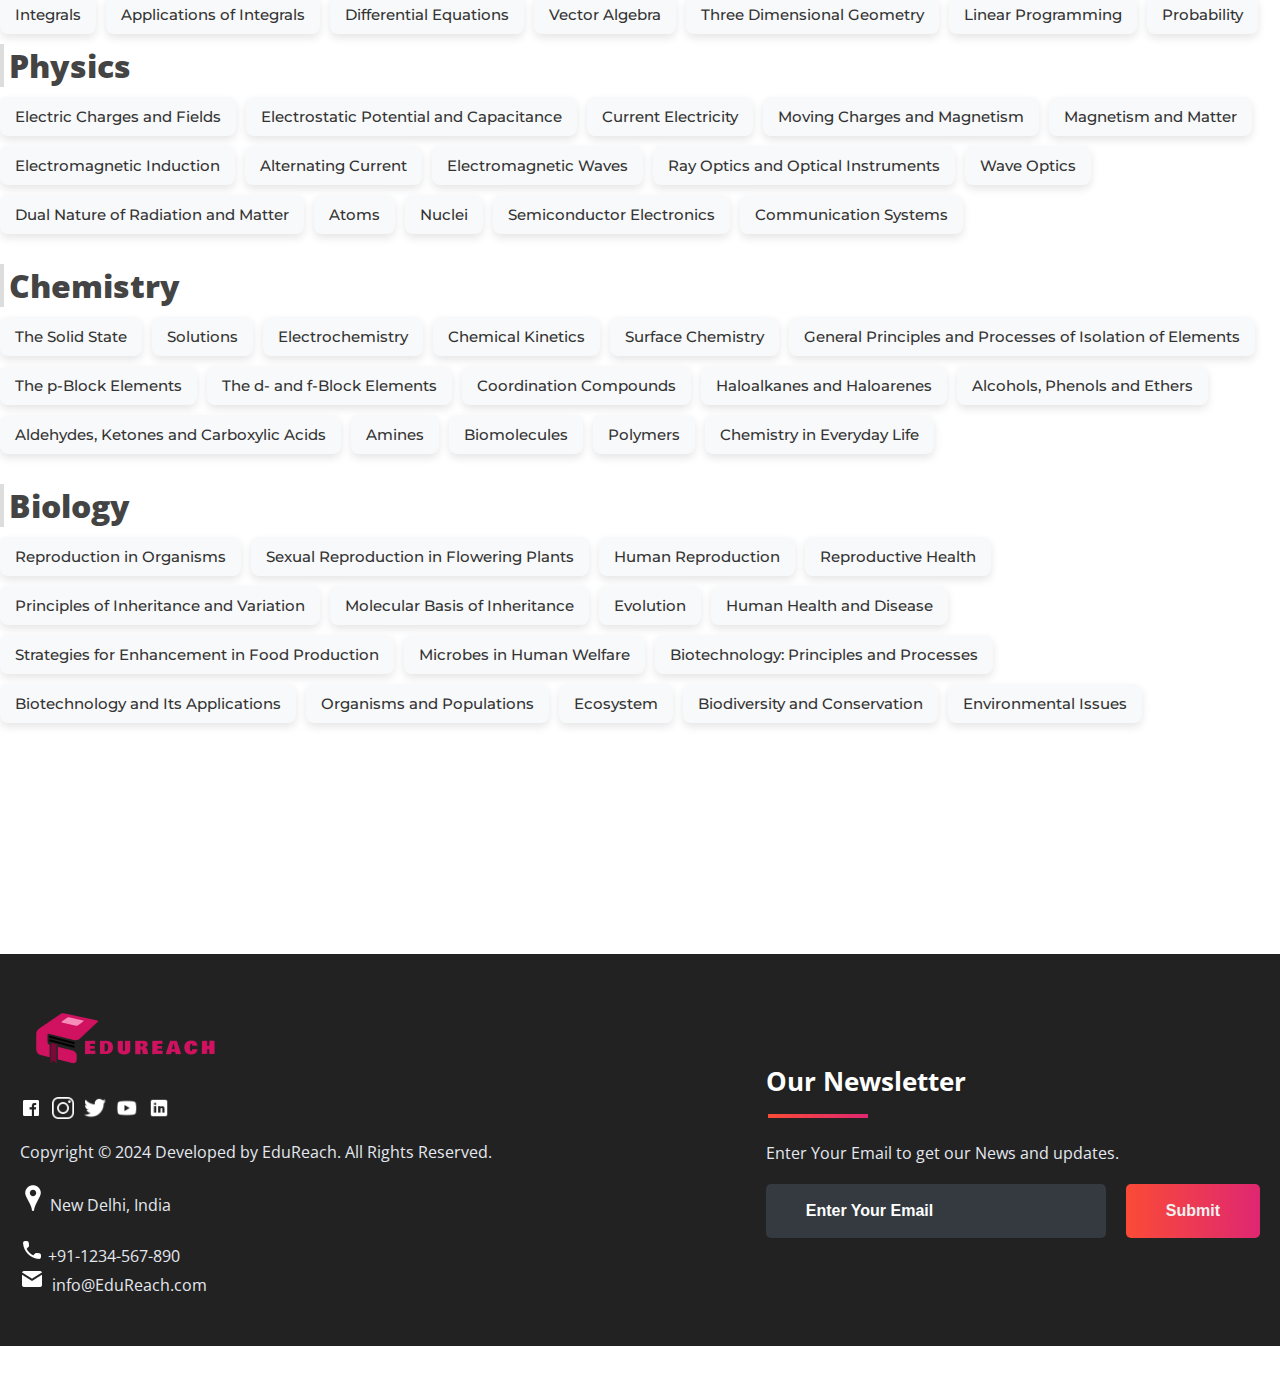
<file: Sessions/RecordedSessions.html>
<!DOCTYPE html>
<html lang="en">

<head>
    <meta charset="UTF-8">
    <meta name="viewport" content="width=device-width, initial-scale=1.0">
    <title>Virtual Classroom - EduReach</title>
    <link rel="stylesheet" href="headerfooter.css">
    <link rel="stylesheet" href="RecordedSessions.css">

</head>

<body>
    <!-- Navigation Bar -->
    <header id="header">
        <nav>
            <div Class="logo"><img src="images/icon/logo.png" alt="EduReach Logo"></div>
            <ul>
                <li><a href="Live_Sessions.html">Live Sessions</a></li>
                <li><a href="RecordedSessions.html" Class="active">Recorded Sessions</a></li>
                <li><a href="PreRecodedLecture.html">Pre Recorded Lectures</a></li>
                <li><a href="notes.html">Notes</a></li>
            </ul>
        </nav>
    </header>

    <!-- Start From Here -->
    <!-- Class 1 Section -->
    <section Class="Class-section">
        <h2>Class 1</h2>
        <div Class="subject">
            <h3>Mathematics</h3>
            <ul Class="video-list">
                <li><a href="videos/Class1_math_video1.mp4" target="_blank">shapes and space</a></li>
                <li><a href="videos/Class1_math_video2.mp4" target="_blank">Numbers from One to Nine</a></li>
                <li><a href="videos/Class1_math_video3.mp4" target="_blank">Addition</a></li>
                <li><a href="videos/Class1_math_video4.mp4" target="_blank">substraction</a></li>
                <li><a href="videos/Class1_math_video5.mp4" target="_blank">Numbers from Ten to Twenty </a></li>
                <li><a href="videos/Class1_math_video6.mp4" target="_blank">Time</a></li>
                <li><a href="videos/Class1_math_video7.mp4" target="_blank">Measurement</a></li>
                <li><a href="videos/Class1_math_video8.mp4" target="_blank">Numbers from Twenty-one to Fifty</a></li>
                <li><a href="videos/Class1_math_video9.mp4" target="_blank">Data Handling</a></li>
                <li><a href="videos/Class1_math_video10.mp4" target="_blank">Patterns</a></li>
                <li><a href="videos/Class1_math_video11.mp4" target="_blank">Number</a></li>
                <li><a href="videos/Class1_math_video12.mp4" target="_blank">Money</a></li>
                <li><a href="videos/Class1_math_video13.mp4" target="_blank">How Many?</a></li>
            </ul>
        </div>
        <div Class="subject">
            <h3>Science</h3>
            <ul Class="video-list">
                <li><a href="videos/Class1_science_video1.mp4" target="_blank">About Me</a></li>
                <li><a href="videos/Class1_science_video2.mp4" target="_blank">My Body</a></li>
                <li><a href="videos/Class1_science_video3.mp4" target="_blank">My Needs (Food, Water, Shelter)</a></li>
                <li><a href="videos/Class1_science_video4.mp4" target="_blank">My Family and Friends</a></li>
                <li><a href="videos/Class1_science_video5.mp4" target="_blank">Plants and Animals Around Us</a></li>
                <li><a href="videos/Class1_science_video7.mp4" target="_blank">Water and Its Importance</a></li>
                <li><a href="videos/Class1_science_video8.mp4" target="_blank">Weather and Seasons</a></li>
                <li><a href="videos/Class1_science_video9.mp4" target="_blank">Keeping Healthy and Clean</a></li>
                <li><a href="videos/Class1_science_video10.mp4" target="_blank">Our Neighborhood</a></li>


            </ul>
        </div>
    </section>

    <!-- Class 2 Section -->
    <section Class="Class-section">
        <h2>Class 2</h2>
        <div Class="subject">
            <h3>Mathematics</h3>
            <ul Class="video-list">
                <li><a href="videos/Class2_maths_video1.mp4" target="_blank">What is Long, What is Round?</a></li>
                <li><a href="videos/Class2_maths_video2.mp4" target="_blank">Counting in Groups</a></li>
                <li><a href="videos/Class2_maths_video3.mp4" target="_blank">How Much Can You Carry?</a></li>
                <li><a href="videos/Class2_maths_video4.mp4" target="_blank">Counting in Tens</a></li>
                <li><a href="videos/Class2_maths_video5.mp4" target="_blank">Patterns</a></li>
                <li><a href="videos/Class2_maths_video6.mp4" target="_blank">Footprints</a></li>
                <li><a href="videos/Class2_maths_video7.mp4" target="_blank">Jugs and Mugs</a></li>
                <li><a href="videos/Class2_maths_video8.mp4" target="_blank">Tens and Ones</a></li>
                <li><a href="videos/Class2_maths_video9.mp4" target="_blank">My Funday</a></li>
                <li><a href="videos/Class2_maths_video10.mp4" target="_blank">Add Our Points</a></li>
                <li><a href="videos/Class2_maths_video11.mp4" target="_blank">Lines and Lines</a></li>
                <li><a href="videos/Class2_maths_video12.mp4" target="_blank">Give and Take</a></li>
                <li><a href="videos/Class2_maths_video13.mp4" target="_blank">The Longest Step</a></li>
                <li><a href="videos/Class2_maths_video14.mp4" target="_blank">Birds Come, Birds Go</a></li>
                <li><a href="videos/Class2_maths_video15.mp4" target="_blank">How Many Ponytails?</a></li>

            </ul>
        </div>
        <div Class="subject">
            <h3>Science</h3>
            <ul Class="video-list">
                <li><a href="videos/Class2_science_video1.mp4" target="_blank">Our Body</a></li>
                <li><a href="videos/Class2_science_video2.mp4" target="_blank">The World of Plants</a></li>
                <li><a href="videos/Class2_science_video3.mp4" target="_blank">Animals Around Us</a></li>
                <li><a href="videos/Class2_science_video4.mp4" target="_blank">Food We Eat</a></li>
                <li><a href="videos/Class2_science_video5.mp4" target="_blank">Clothing We Wear</a></li>
                <li><a href="videos/Class2_science_video6.mp4" target="_blank">Air and Water</a></li>
                <li><a href="videos/Class2_science_video7.mp4" target="_blank">Weather and Seasons</a></li>
                <li><a href="videos/Class2_science_video8.mp4" target="_blank">The Earth Around Us</a></li>
                <li><a href="videos/Class2_science_video9.mp4" target="_blank">Keeping Safe</a></li>
                <li><a href="videos/Class2_science_video10.mp4" target="_blank">Let's Move</a></li>

            </ul>
        </div>
    </section>

    <!-- Class 3 Section -->
    <section Class="Class-section">
        <h2>Class 3</h2>
        <div Class="subject">
            <h3>Mathematics</h3>
            <ul Class="video-list">
                <li><a href="videos/Class3_maths_video1.mp4" target="_blank">Where to Look From</a></li>
                <li><a href="videos/Class3_maths_video2.mp4" target="_blank">Fun with Numbers</a></li>
                <li><a href="videos/Class3_maths_video3.mp4" target="_blank">Give and Take</a></li>
                <li><a href="videos/Class3_maths_video4.mp4" target="_blank">Long and Short</a></li>
                <li><a href="videos/Class3_maths_video5.mp4" target="_blank">Shapes and Designs</a></li>
                <li><a href="videos/Class3_maths_video6.mp4" target="_blank">Fun with Measurement</a></li>
                <li><a href="videos/Class3_maths_video7.mp4" target="_blank">Time Goes On</a></li>
                <li><a href="videos/Class3_maths_video8.mp4" target="_blank">Who is Heavier?</a></li>
                <li><a href="videos/Class3_maths_video9.mp4" target="_blank">How Many Times?</a></li>
                <li><a href="videos/Class3_maths_video10.mp4" target="_blank">Play with Patterns</a></li>
                <li><a href="videos/Class3_maths_video11.mp4" target="_blank">Numbers and More Numbers</a></li>
                <li><a href="videos/Class3_maths_video12.mp4" target="_blank">A Trip to Bhopal</a></li>
                <li><a href="videos/Class3_maths_video13.mp4" target="_blank">Fields and Fences</a></li>
                <li><a href="videos/Class3_maths_video14.mp4" target="_blank">Smart Charts</a></li>

            </ul>
        </div>
        <div Class="subject">
            <h3>Science</h3>
            <ul Class="video-list">
                <li><a href="videos/Class3_science_video1.mp4" target="_blank">Living and Non-Living</a></li>
                <li><a href="videos/Class3_science_video2.mp4" target="_blank">Parts of a Plant</a></li>
                <li><a href="videos/Class3_science_video3.mp4" target="_blank">Animals and Their Food</a></li>
                <li><a href="videos/Class3_science_video4.mp4" target="_blank">Shelter</a></li>
                <li><a href="videos/Class3_science_video5.mp4" target="_blank">Water</a></li>
                <li><a href="videos/Class3_science_video6.mp4" target="_blank">Weather</a></li>
                <li><a href="videos/Class3_science_video7.mp4" target="_blank">The Sun and the Moon</a></li>
                <li><a href="videos/Class3_science_video8.mp4" target="_blank">Our Body</a></li>
                <li><a href="videos/Class3_science_video9.mp4" target="_blank">Air</a></li>
                <li><a href="videos/Class3_science_video10.mp4" target="_blank">Force, Work, and Energy</a></li>
                <li><a href="videos/Class3_science_video11.mp4" target="_blank">Motion and Measurement of Distances</a>
                </li>
                <li><a href="videos/Class3_science_video12.mp4" target="_blank">The Family of Animals</a></li>

            </ul>
        </div>
    </section>

    <!-- Class 4 Section -->
    <section Class="Class-section">
        <h2>Class 4</h2>
        <div Class="subject">
            <h3>Mathematics</h3>
            <ul Class="video-list">
                <li><a href="videos/Class4_maths_video1.mp4" target="_blank">Building with Bricks</a></li>
                <li><a href="videos/Class4_maths_video2.mp4" target="_blank">Long and Short</a></li>
                <li><a href="videos/Class4_maths_video3.mp4" target="_blank">A Trip to Bhopal</a></li>
                <li><a href="videos/Class4_maths_video4.mp4" target="_blank">Quadrilaterals</a></li>
                <li><a href="videos/Class4_maths_video5.mp4" target="_blank">Area and Its Boundary</a></li>
                <li><a href="videos/Class4_maths_video6.mp4" target="_blank">Thematic Approach to Geometry</a></li>
                <li><a href="videos/Class4_maths_video7.mp4" target="_blank">Angles</a></li>
                <li><a href="videos/Class4_maths_video8.mp4" target="_blank">Lines and Angles</a></li>
                <li><a href="videos/Class4_maths_video9.mp4" target="_blank">Can We Share?</a></li>
                <li><a href="videos/Class4_maths_video10.mp4" target="_blank">Smart Charts</a></li>
                <li><a href="videos/Class4_maths_video11.mp4" target="_blank">Multiplying Large Numbers</a></li>
                <li><a href="videos/Class4_maths_video12.mp4" target="_blank">Dividing Large Numbers</a></li>
                <li><a href="videos/Class4_maths_video13.mp4" target="_blank">Patterns</a></li>
                <li><a href="videos/Class4_maths_video14.mp4" target="_blank">How Many Times?</a></li>

            </ul>
        </div>
        <div Class="subject">
            <h3>Science</h3>
            <ul Class="video-list">
                <li><a href="videos/Class4_science_video1.mp4" target="_blank">Food and Health</a></li>
                <li><a href="videos/Class4_science_video2.mp4" target="_blank">The Teeth and Digestion</a></li>
                <li><a href="videos/Class4_science_video3.mp4" target="_blank">Solids, Liquids, and Gases</a></li>
                <li><a href="videos/Class4_science_video4.mp4" target="_blank">The World of Animals</a></li>
                <li><a href="videos/Class4_science_video5.mp4" target="_blank">The Human Body</a></li>
                <li><a href="videos/Class4_science_video6.mp4" target="_blank">Work and Energy</a></li>
                <li><a href="videos/Class4_science_video7.mp4" target="_blank">The Sun, Moon, and Stars</a></li>
                <li><a href="videos/Class4_science_video8.mp4" target="_blank">Plants Around Us</a></li>
                <li><a href="videos/Class4_science_video9.mp4" target="_blank">Matter and Its Properties</a></li>
                <li><a href="videos/Class4_science_video10.mp4" target="_blank">Water – A Natural Resource</a></li>
                <li><a href="videos/Class4_science_video11.mp4" target="_blank">Air and Its Properties</a></li>
                <li><a href="videos/Class4_science_video12.mp4" target="_blank">Our Environment</a></li>

            </ul>
        </div>
    </section>

    <!-- Class 5 Section -->
    <section Class="Class-section">
        <h2>Class 5</h2>
        <div Class="subject">
            <h3>Mathematics</h3>
            <ul Class="video-list">
                <li><a href="videos/Class5_maths_video1.mp4" target="_blank">The Fish Tale</a></li>
                <li><a href="videos/Class5_maths_video2.mp4" target="_blank">Shapes and Angles</a></li>
                <li><a href="videos/Class5_maths_video3.mp4" target="_blank">How Many Squares?</a></li>
                <li><a href="videos/Class5_maths_video4.mp4" target="_blank">Parts and Wholes</a></li>
                <li><a href="videos/Class5_maths_video5.mp4" target="_blank">Does it Look the Same?</a></li>
                <li><a href="videos/Class5_maths_video6.mp4" target="_blank">Be My Multiple, I'll Be Your Factor</a>
                </li>
                <li><a href="videos/Class5_maths_video7.mp4" target="_blank">Tug of War</a></li>
                <li><a href="videos/Class5_maths_video8.mp4" target="_blank">Can You See the Pattern?</a></li>
                <li><a href="videos/Class5_maths_video9.mp4" target="_blank">Decimal System</a></li>
                <li><a href="videos/Class5_maths_video10.mp4" target="_blank">How Big? How Heavy?</a></li>
                <li><a href="videos/Class5_maths_video11.mp4" target="_blank">The Test of Divisibility</a></li>
                <li><a href="videos/Class5_maths_video12.mp4" target="_blank">Understanding Volume</a></li>
                <li><a href="videos/Class5_maths_video13.mp4" target="_blank">Smart Charts</a></li>

            </ul>
        </div>
        <div Class="subject">
            <h3>Science</h3>
            <ul Class="video-list">
                <li><a href="videos/Class5_science_video1.mp4" target="_blank">Air, Water, and Weather</a></li>
                <li><a href="videos/Class5_science_video2.mp4" target="_blank">The Earth and the Sky</a></li>
                <li><a href="videos/Class5_science_video3.mp4" target="_blank">Our Solar System</a></li>
                <li><a href="videos/Class5_science_video4.mp4" target="_blank">Matter and Materials</a></li>
                <li><a href="videos/Class5_science_video5.mp4" target="_blank">The Living Organisms</a></li>
                <li><a href="videos/Class5_science_video6.mp4" target="_blank">The Human Body</a></li>
                <li><a href="videos/Class5_science_video7.mp4" target="_blank">Plants: Life and Growth</a></li>
                <li><a href="videos/Class5_science_video8.mp4" target="_blank">Food Chain</a></li>
                <li><a href="videos/Class5_science_video9.mp4" target="_blank">The World of Animals</a></li>
                <li><a href="videos/Class5_science_video10.mp4" target="_blank">Work and Energy</a></li>
                <li><a href="videos/Class5_science_video11.mp4" target="_blank">Water and Its Importance</a></li>
                <li><a href="videos/Class5_science_video12.mp4" target="_blank">Soil and Its Composition</a></li>

            </ul>
        </div>
    </section>

    <!-- Class 6 Section -->
    <section Class="Class-section">
        <h2>Class 6</h2>
        <div Class="subject">
            <h3>Mathematics</h3>
            <ul Class="video-list">
                <li><a href="videos/Class6_maths_video1.mp4" target="_blank">Knowing Our Numbers</a></li>
                <li><a href="videos/Class6_maths_video2.mp4" target="_blank">Whole Numbers</a></li>
                <li><a href="videos/Class6_maths_video3.mp4" target="_blank">Playing with Numbers</a></li>
                <li><a href="videos/Class6_maths_video4.mp4" target="_blank">Basic Geometrical Ideas</a></li>
                <li><a href="videos/Class6_maths_video5.mp4" target="_blank">Understanding Elementary Shapes</a></li>
                <li><a href="videos/Class6_maths_video6.mp4" target="_blank">Integers</a></li>
                <li><a href="videos/Class6_maths_video7.mp4" target="_blank">Fractions</a></li>
                <li><a href="videos/Class6_maths_video8.mp4" target="_blank">Decimals</a></li>
                <li><a href="videos/Class6_maths_video9.mp4" target="_blank">Data Handling</a></li>
                <li><a href="videos/Class6_maths_video10.mp4" target="_blank">Mensuration</a></li>
                <li><a href="videos/Class6_maths_video11.mp4" target="_blank">Algebra</a></li>
                <li><a href="videos/Class6_maths_video12.mp4" target="_blank">Ratio and Proportion</a></li>
                <li><a href="videos/Class6_maths_video13.mp4" target="_blank">Symmetry</a></li>
                <li><a href="videos/Class6_maths_video14.mp4" target="_blank">Practical Geometry</a></li>

            </ul>
        </div>
        <div Class="subject">
            <h3>Science</h3>
            <ul Class="video-list">
                <li><a href="videos/Class6_science_video1.mp4" target="_blank">Food: Where Does It Come From?</a></li>
                <li><a href="videos/Class6_science_video2.mp4" target="_blank">Components of Food</a></li>
                <li><a href="videos/Class6_science_video3.mp4" target="_blank">Fibre to Fabric</a></li>
                <li><a href="videos/Class6_science_video4.mp4" target="_blank">Sorting Materials into Groups</a></li>
                <li><a href="videos/Class6_science_video5.mp4" target="_blank">Separation of Substances</a></li>
                <li><a href="videos/Class6_science_video6.mp4" target="_blank">Changes Around Us</a></li>
                <li><a href="videos/Class6_science_video7.mp4" target="_blank">Getting to Know Plants</a></li>
                <li><a href="videos/Class6_science_video8.mp4" target="_blank">Body Movements</a></li>
                <li><a href="videos/Class6_science_video9.mp4" target="_blank">The Living Organisms and Their
                        Surroundings</a></li>
                <li><a href="videos/Class6_science_video10.mp4" target="_blank">Motion and Measurement of Distances</a>
                </li>
                <li><a href="videos/Class6_science_video11.mp4" target="_blank">Light, Shadows and Reflections</a></li>
                <li><a href="videos/Class6_science_video12.mp4" target="_blank">Electricity and Circuits</a></li>
                <li><a href="videos/Class6_science_video13.mp4" target="_blank">Fun with Magnets</a></li>
                <li><a href="videos/Class6_science_video14.mp4" target="_blank">Water</a></li>
                <li><a href="videos/Class6_science_video15.mp4" target="_blank">Air Around Us</a></li>
                <li><a href="videos/Class6_science_video16.mp4" target="_blank">Garbage In, Garbage Out</a></li>

            </ul>
        </div>
    </section>

    <!-- Class 7 Section -->
    <section Class="Class-section">
        <h2>Class 7</h2>
        <div Class="subject">
            <h3>Mathematics</h3>
            <ul Class="video-list">
                <li><a href="videos/Class7_maths_video1.mp4" target="_blank">Integers</a></li>
                <li><a href="videos/Class7_maths_video2.mp4" target="_blank">Fractions and Decimals</a></li>
                <li><a href="videos/Class7_maths_video3.mp4" target="_blank">Data Handling</a></li>
                <li><a href="videos/Class7_maths_video4.mp4" target="_blank">Simple Equations</a></li>
                <li><a href="videos/Class7_maths_video5.mp4" target="_blank">Lines and Angles</a></li>
                <li><a href="videos/Class7_maths_video6.mp4" target="_blank">The Triangle and Its Properties</a></li>
                <li><a href="videos/Class7_maths_video7.mp4" target="_blank">Congruence of Triangles</a></li>
                <li><a href="videos/Class7_maths_video8.mp4" target="_blank">Comparing Quantities</a></li>
                <li><a href="videos/Class7_maths_video9.mp4" target="_blank">Rational Numbers</a></li>
                <li><a href="videos/Class7_maths_video10.mp4" target="_blank">Linear Equations in One Variable</a></li>
                <li><a href="videos/Class7_maths_video11.mp4" target="_blank">Geometrical Constructions</a></li>
                <li><a href="videos/Class7_maths_video12.mp4" target="_blank">Mensuration</a></li>
                <li><a href="videos/Class7_maths_video13.mp4" target="_blank">Surface Area and Volume</a></li>
                <li><a href="videos/Class7_maths_video14.mp4" target="_blank">Exponents and Powers</a></li>
                <li><a href="videos/Class7_maths_video15.mp4" target="_blank">Square Roots</a></li>

        </div>
        <div Class="subject">
            <h3>Science</h3>
            <ul Class="video-list">
                <li><a href="videos/Class7_science_video1.mp4" target="_blank">Nutrition in Plants</a></li>
                <li><a href="videos/Class7_science_video2.mp4" target="_blank">Nutrition in Animals</a></li>
                <li><a href="videos/Class7_science_video3.mp4" target="_blank">Fibre to Fabric</a></li>
                <li><a href="videos/Class7_science_video4.mp4" target="_blank">Heat</a></li>
                <li><a href="videos/Class7_science_video5.mp4" target="_blank">Acids, Bases and Salts</a></li>
                <li><a href="videos/Class7_science_video6.mp4" target="_blank">Physical and Chemical Changes</a></li>
                <li><a href="videos/Class7_science_video7.mp4" target="_blank">Weather, Climate, and Adaptations</a>
                </li>
                <li><a href="videos/Class7_science_video8.mp4" target="_blank">Wind, Storms and Cyclones</a></li>
                <li><a href="videos/Class7_science_video9.mp4" target="_blank">Motion and Time</a></li>
                <li><a href="videos/Class7_science_video10.mp4" target="_blank">Electric Current and Its Effects</a>
                </li>
                <li><a href="videos/Class7_science_video11.mp4" target="_blank">Light</a></li>
                <li><a href="videos/Class7_science_video12.mp4" target="_blank">The Solar System</a></li>
                <li><a href="videos/Class7_science_video13.mp4" target="_blank">Reproduction in Plants</a></li>
                <li><a href="videos/Class7_science_video14.mp4" target="_blank">Importance of Water</a></li>


            </ul>
        </div>
    </section>

    <!-- Class 8 Section -->
    <section Class="Class-section">
        <h2>Class 8</h2>
        <div Class="subject">
            <h3>Mathematics</h3>
            <ul Class="video-list">
                <li><a href="videos/Class8_maths_video1.mp4" target="_blank">Rational Numbers</a></li>
                <li><a href="videos/Class8_maths_video2.mp4" target="_blank">Linear Equations in One Variable</a></li>
                <li><a href="videos/Class8_maths_video3.mp4" target="_blank">Understanding Quadrilaterals</a></li>
                <li><a href="videos/Class8_maths_video4.mp4" target="_blank">Practical Geometry</a></li>
                <li><a href="videos/Class8_maths_video5.mp4" target="_blank">Data Handling</a></li>
                <li><a href="videos/Class8_maths_video6.mp4" target="_blank">Squares and Square Roots</a></li>
                <li><a href="videos/Class8_maths_video7.mp4" target="_blank">Cubes and Cube Roots</a></li>
                <li><a href="videos/Class8_maths_video8.mp4" target="_blank">Comparing Quantities</a></li>
                <li><a href="videos/Class8_maths_video9.mp4" target="_blank">Algebraic Expressions and Identities</a>
                </li>
                <li><a href="videos/Class8_maths_video10.mp4" target="_blank">Visualizing Solid Shapes</a></li>
                <li><a href="videos/Class8_maths_video11.mp4" target="_blank">Mensuration</a></li>
                <li><a href="videos/Class8_maths_video12.mp4" target="_blank">Exponents and Powers</a></li>
                <li><a href="videos/Class8_maths_video13.mp4" target="_blank">Square Root and Cube Root</a></li>
                <li><a href="videos/Class8_maths_video14.mp4" target="_blank">Statistics</a></li>
                <li><a href="videos/Class8_maths_video15.mp4" target="_blank">Probability</a></li>

            </ul>
        </div>
        <div Class="subject">
            <h3>Science</h3>
            <ul Class="video-list">
                <li><a href="videos/Class8_science_video1.mp4" target="_blank">Crop Production and Management</a></li>
                <li><a href="videos/Class8_science_video2.mp4" target="_blank">Microorganisms: Friend and Foe</a></li>
                <li><a href="videos/Class8_science_video3.mp4" target="_blank">Fibre to Fabric</a></li>
                <li><a href="videos/Class8_science_video4.mp4" target="_blank">Materials: Metals and Non-Metals</a></li>
                <li><a href="videos/Class8_science_video5.mp4" target="_blank">Coal and Petroleum</a></li>
                <li><a href="videos/Class8_science_video6.mp4" target="_blank">Combustion and Flame</a></li>
                <li><a href="videos/Class8_science_video7.mp4" target="_blank">Structure of the Atom</a></li>
                <li><a href="videos/Class8_science_video8.mp4" target="_blank">Cell Structure and Function</a></li>
                <li><a href="videos/Class8_science_video9.mp4" target="_blank">Reproduction in Animals</a></li>
                <li><a href="videos/Class8_science_video10.mp4" target="_blank">Reaching the Age of Adolescence</a></li>
                <li><a href="videos/Class8_science_video11.mp4" target="_blank">Force and Pressure</a></li>
                <li><a href="videos/Class8_science_video12.mp4" target="_blank">Friction</a></li>
                <li><a href="videos/Class8_science_video13.mp4" target="_blank">Sound</a></li>
                <li><a href="videos/Class8_science_video14.mp4" target="_blank">Chemical Effects of Electric Current</a>
                </li>
                <li><a href="videos/Class8_science_video15.mp4" target="_blank">Some Natural Phenomena</a></li>
                <li><a href="videos/Class8_science_video16.mp4" target="_blank">Light</a></li>
                <li><a href="videos/Class8_science_video17.mp4" target="_blank">Stars and the Solar System</a></li>
                <li><a href="videos/Class8_science_video18.mp4" target="_blank">Pollution of Air and Water</a></li>

            </ul>
        </div>
        <!-- Class 9 Section -->
        <section Class="Class-section">
            <h2>Class 9</h2>
            <div Class="subject">
                <h3>Mathematics</h3>
                <ul Class="video-list">
                    <li><a href="videos/Class9_maths_video1.mp4" target="_blank">Number Systems</a></li>
                    <li><a href="videos/Class9_maths_video2.mp4" target="_blank">Polynomials</a></li>
                    <li><a href="videos/Class9_maths_video3.mp4" target="_blank">Coordinate Geometry</a></li>
                    <li><a href="videos/Class9_maths_video4.mp4" target="_blank">Linear Equations in Two Variables</a>
                    </li>
                    <li><a href="videos/Class9_maths_video5.mp4" target="_blank">Introduction to Euclid's Geometry</a>
                    </li>
                    <li><a href="videos/Class9_maths_video6.mp4" target="_blank">Lines and Angles</a></li>
                    <li><a href="videos/Class9_maths_video7.mp4" target="_blank">Triangles</a></li>
                    <li><a href="videos/Class9_maths_video8.mp4" target="_blank">Quadrilaterals</a></li>
                    <li><a href="videos/Class9_maths_video9.mp4" target="_blank">Areas of Parallelograms and
                            Triangles</a></li>
                    <li><a href="videos/Class9_maths_video10.mp4" target="_blank">Circles</a></li>
                    <li><a href="videos/Class9_maths_video11.mp4" target="_blank">Constructions</a></li>
                    <li><a href="videos/Class9_maths_video12.mp4" target="_blank">Surface Areas and Volumes</a></li>
                    <li><a href="videos/Class9_maths_video13.mp4" target="_blank">Statistics</a></li>
                    <li><a href="videos/Class9_maths_video14.mp4" target="_blank">Probability</a></li>

            </div>
            <div Class="subject">
                <h3>Science</h3>
                <ul Class="video-list">
                    <li><a href="videos/Class9_science_video1.mp4" target="_blank">Matter in Our Surroundings</a></li>
                    <li><a href="videos/Class9_science_video2.mp4" target="_blank">Is Matter Around Us Pure?</a></li>
                    <li><a href="videos/Class9_science_video3.mp4" target="_blank">Atoms and Molecules</a></li>
                    <li><a href="videos/Class9_science_video4.mp4" target="_blank">Structure of the Atom</a></li>
                    <li><a href="videos/Class9_science_video5.mp4" target="_blank">The Fundamental Unit of Life</a></li>
                    <li><a href="videos/Class9_science_video6.mp4" target="_blank">Tissues</a></li>
                    <li><a href="videos/Class9_science_video7.mp4" target="_blank">Diversity in Living World</a></li>
                    <li><a href="videos/Class9_science_video8.mp4" target="_blank">Motion</a></li>
                    <li><a href="videos/Class9_science_video9.mp4" target="_blank">Force and Laws of Motion</a></li>
                    <li><a href="videos/Class9_science_video10.mp4" target="_blank">Gravitation</a></li>
                    <li><a href="videos/Class9_science_video11.mp4" target="_blank">Work and Energy</a></li>
                    <li><a href="videos/Class9_science_video12.mp4" target="_blank">Sound</a></li>
                    <li><a href="videos/Class9_science_video13.mp4" target="_blank">Why Do We Fall Ill?</a></li>
                    <li><a href="videos/Class9_science_video14.mp4" target="_blank">Natural Resources</a></li>
                    <li><a href="videos/Class9_science_video15.mp4" target="_blank">Improvement in Food Resources</a>
                    </li>



                </ul>
            </div>
            <!-- Class 10 Section -->
            <section Class="Class-section">
                <h2>Class 10</h2>
                <div Class="subject">
                    <h3>Mathematics</h3>
                    <ul Class="video-list">
                        <li><a href="videos/Class10_maths_video1.mp4" target="_blank">Real Numbers</a></li>
                        <li><a href="videos/Class10_maths_video2.mp4" target="_blank">Polynomials</a></li>
                        <li><a href="videos/Class10_maths_video3.mp4" target="_blank">Pair of Linear Equations in Two
                                Variables</a></li>
                        <li><a href="videos/Class10_maths_video4.mp4" target="_blank">Quadratic Equations</a></li>
                        <li><a href="videos/Class10_maths_video5.mp4" target="_blank">Arithmetic Progressions</a></li>
                        <li><a href="videos/Class10_maths_video6.mp4" target="_blank">Triangles</a></li>
                        <li><a href="videos/Class10_maths_video7.mp4" target="_blank">Coordinate Geometry</a></li>
                        <li><a href="videos/Class10_maths_video8.mp4" target="_blank">Introduction to Trigonometry</a>
                        </li>
                        <li><a href="videos/Class10_maths_video9.mp4" target="_blank">Some Applications of
                                Trigonometry</a></li>
                        <li><a href="videos/Class10_maths_video10.mp4" target="_blank">Circles</a></li>
                        <li><a href="videos/Class10_maths_video11.mp4" target="_blank">Constructions</a></li>
                        <li><a href="videos/Class10_maths_video12.mp4" target="_blank">Areas Related to Circles</a></li>
                        <li><a href="videos/Class10_maths_video13.mp4" target="_blank">Surface Areas and Volumes</a>
                        </li>
                        <li><a href="videos/Class10_maths_video14.mp4" target="_blank">Statistics</a></li>
                        <li><a href="videos/Class10_maths_video15.mp4" target="_blank">Probability</a></li>


                    </ul>
                </div>
                <div Class="subject">
                    <h3>Science</h3>
                    <ul Class="video-list">
                        <li><a href="videos/Class10_science_video1.mp4" target="_blank">Chemical Reactions and
                                Equations</a></li>
                        <li><a href="videos/Class10_science_video2.mp4" target="_blank">Acids, Bases, and Salts</a></li>
                        <li><a href="videos/Class10_science_video3.mp4" target="_blank">Metals and Non-Metals</a></li>
                        <li><a href="videos/Class10_science_video4.mp4" target="_blank">Carbon and Its Compounds</a>
                        </li>
                        <li><a href="videos/Class10_science_video5.mp4" target="_blank">Periodic Classification of
                                Elements</a></li>
                        <li><a href="videos/Class10_science_video6.mp4" target="_blank">Life Processes</a></li>
                        <li><a href="videos/Class10_science_video7.mp4" target="_blank">Control and Coordination</a>
                        </li>
                        <li><a href="videos/Class10_science_video8.mp4" target="_blank">How Do Organisms Reproduce?</a>
                        </li>
                        <li><a href="videos/Class10_science_video9.mp4" target="_blank">Heredity and Evolution</a></li>
                        <li><a href="videos/Class10_science_video10.mp4" target="_blank">Light – Reflection and
                                Refraction</a></li>
                        <li><a href="videos/Class10_science_video11.mp4" target="_blank">Human Eye and the Colorful
                                World</a></li>
                        <li><a href="videos/Class10_science_video12.mp4" target="_blank">Electricity</a></li>
                        <li><a href="videos/Class10_science_video13.mp4" target="_blank">Magnetic Effects of Electric
                                Current</a></li>
                        <li><a href="videos/Class10_science_video14.mp4" target="_blank">Sources of Energy</a></li>
                        <li><a href="videos/Class10_science_video15.mp4" target="_blank">Our Environment</a></li>
                        <li><a href="videos/Class10_science_video16.mp4" target="_blank">Management of Natural
                                Resources</a></li>


                    </ul>
                </div>
            </section>
            <!-- Class 11 Section -->
            <section Class="Class-section">
                <h2>Class 11</h2>
                <div Class="subject">
                    <h3>Mathematics</h3>
                    <ul Class="video-list">
                        <li><a href="videos/Class11_maths_video1.mp4" target="_blank">Sets</a></li>
                        <li><a href="videos/Class11_maths_video2.mp4" target="_blank">Relations and Functions</a></li>
                        <li><a href="videos/Class11_maths_video3.mp4" target="_blank">Trigonometric Functions</a></li>
                        <li><a href="videos/Class11_maths_video4.mp4" target="_blank">Principle of Mathematical
                                Induction</a></li>
                        <li><a href="videos/Class11_maths_video5.mp4" target="_blank">Complex Numbers and Quadratic
                                Equations</a></li>
                        <li><a href="videos/Class11_maths_video6.mp4" target="_blank">Linear Inequalities</a></li>
                        <li><a href="videos/Class11_maths_video7.mp4" target="_blank">Permutations and Combinations</a>
                        </li>
                        <li><a href="videos/Class11_maths_video8.mp4" target="_blank">Binomial Theorem</a></li>
                        <li><a href="videos/Class11_maths_video9.mp4" target="_blank">Sequences and Series</a></li>
                        <li><a href="videos/Class11_maths_video10.mp4" target="_blank">Straight Lines</a></li>
                        <li><a href="videos/Class11_maths_video11.mp4" target="_blank">Conic Sections</a></li>
                        <li><a href="videos/Class11_maths_video12.mp4" target="_blank">Introduction to Three Dimensional
                                Geometry</a></li>
                        <li><a href="videos/Class11_maths_video13.mp4" target="_blank">Limits and Derivatives</a></li>
                        <li><a href="videos/Class11_maths_video14.mp4" target="_blank">Mathematical Reasoning</a></li>
                        <li><a href="videos/Class11_maths_video15.mp4" target="_blank">Statistics</a></li>
                        <li><a href="videos/Class11_maths_video16.mp4" target="_blank">Probability</a></li>

                </div>
                <div Class="subject">
                    <h3>Physics</h3>
                    <ul Class="video-list">
                        <li><a href="videos/Class11_physics_video1.mp4" target="_blank">Physical World</a></li>
                        <li><a href="videos/Class11_physics_video2.mp4" target="_blank">Units and Measurements</a></li>
                        <li><a href="videos/Class11_physics_video3.mp4" target="_blank">Motion in a Straight Line</a>
                        </li>
                        <li><a href="videos/Class11_physics_video4.mp4" target="_blank">Motion in a Plane</a></li>
                        <li><a href="videos/Class11_physics_video5.mp4" target="_blank">Laws of Motion</a></li>
                        <li><a href="videos/Class11_physics_video6.mp4" target="_blank">Work, Energy, and Power</a></li>
                        <li><a href="videos/Class11_physics_video7.mp4" target="_blank">System of Particles and
                                Rotational Motion</a></li>
                        <li><a href="videos/Class11_physics_video8.mp4" target="_blank">Gravitation</a></li>
                        <li><a href="videos/Class11_physics_video9.mp4" target="_blank">Mechanical Properties of
                                Solids</a></li>
                        <li><a href="videos/Class11_physics_video10.mp4" target="_blank">Mechanical Properties of
                                Fluids</a></li>
                        <li><a href="videos/Class11_physics_video11.mp4" target="_blank">Thermal Properties of
                                Matter</a></li>
                        <li><a href="videos/Class11_physics_video12.mp4" target="_blank">Thermodynamics</a></li>
                        <li><a href="videos/Class11_physics_video13.mp4" target="_blank">Kinetic Theory</a></li>
                        <li><a href="videos/Class11_physics_video14.mp4" target="_blank">Oscillations</a></li>
                        <li><a href="videos/Class11_physics_video15.mp4" target="_blank">Waves</a></li>


                    </ul>
                </div>
                <div Class="subject">
                    <h3>Chemistry</h3>
                    <ul Class="video-list">
                        <li><a href="videos/Class11_chemistry_video1.mp4" target="_blank">Some Basic Concepts of
                                Chemistry</a></li>
                        <li><a href="videos/Class11_chemistry_video2.mp4" target="_blank">Structure of Atom</a></li>
                        <li><a href="videos/Class11_chemistry_video3.mp4" target="_blank">Classification of Elements and
                                Periodicity in Properties</a></li>
                        <li><a href="videos/Class11_chemistry_video4.mp4" target="_blank">Chemical Bonding and Molecular
                                Structure</a></li>
                        <li><a href="videos/Class11_chemistry_video5.mp4" target="_blank">States of Matter: Gases and
                                Liquids</a></li>
                        <li><a href="videos/Class11_chemistry_video6.mp4" target="_blank">Thermodynamics</a></li>
                        <li><a href="videos/Class11_chemistry_video7.mp4" target="_blank">Equilibrium</a></li>
                        <li><a href="videos/Class11_chemistry_video8.mp4" target="_blank">Redox Reactions</a></li>
                        <li><a href="videos/Class11_chemistry_video9.mp4" target="_blank">Hydrogen</a></li>
                        <li><a href="videos/Class11_chemistry_video10.mp4" target="_blank">The s-Block Element (Alkali
                                and Alkaline Earth Metals)</a></li>
                        <li><a href="videos/Class11_chemistry_video11.mp4" target="_blank">Some p-Block Elements</a>
                        </li>
                        <li><a href="videos/Class11_chemistry_video12.mp4" target="_blank">Organic Chemistry – Some
                                Basic Principles and Techniques</a></li>
                        <li><a href="videos/Class11_chemistry_video13.mp4" target="_blank">Hydrocarbons</a></li>
                        <li><a href="videos/Class11_chemistry_video14.mp4" target="_blank">Environmental Chemistry</a>
                        </li>



                    </ul>
                </div>
                <div Class="subject">
                    <h3>Biology</h3>
                    <ul Class="video-list">
                        <li><a href="videos/Class11_biology_video1.mp4" target="_blank">The Living World</a></li>
                        <li><a href="videos/Class11_biology_video2.mp4" target="_blank">Biological Classification</a>
                        </li>
                        <li><a href="videos/Class11_biology_video3.mp4" target="_blank">Plant Kingdom</a></li>
                        <li><a href="videos/Class11_biology_video4.mp4" target="_blank">Animal Kingdom</a></li>
                        <li><a href="videos/Class11_biology_video5.mp4" target="_blank">Morphology of Flowering
                                Plants</a></li>
                        <li><a href="videos/Class11_biology_video6.mp4" target="_blank">Anatomy of Flowering Plants</a>
                        </li>
                        <li><a href="videos/Class11_biology_video7.mp4" target="_blank">Structural Organisation in
                                Animals</a></li>
                        <li><a href="videos/Class11_biology_video8.mp4" target="_blank">Cell: The Unit of Life</a></li>
                        <li><a href="videos/Class11_biology_video9.mp4" target="_blank">Biomolecules</a></li>
                        <li><a href="videos/Class11_biology_video10.mp4" target="_blank">Cell Cycle and Cell
                                Division</a></li>
                        <li><a href="videos/Class11_biology_video11.mp4" target="_blank">Transport in Plants</a></li>
                        <li><a href="videos/Class11_biology_video12.mp4" target="_blank">Mineral Nutrition</a></li>
                        <li><a href="videos/Class11_biology_video13.mp4" target="_blank">Photosynthesis in Higher
                                Plants</a></li>
                        <li><a href="videos/Class11_biology_video14.mp4" target="_blank">Respiration in Plants</a></li>
                        <li><a href="videos/Class11_biology_video15.mp4" target="_blank">Plant Growth and
                                Development</a></li>
                        <li><a href="videos/Class11_biology_video16.mp4" target="_blank">Digestion and Absorption</a>
                        </li>
                        <li><a href="videos/Class11_biology_video17.mp4" target="_blank">Breathing and Exchange of
                                Gases</a></li>
                        <li><a href="videos/Class11_biology_video18.mp4" target="_blank">Body Fluids and Circulation</a>
                        </li>
                        <li><a href="videos/Class11_biology_video19.mp4" target="_blank">Excretory Products and Their
                                Elimination</a></li>
                        <li><a href="videos/Class11_biology_video20.mp4" target="_blank">Locomotion and Movement</a>
                        </li>
                        <li><a href="videos/Class11_biology_video21.mp4" target="_blank">Neural Control and
                                Coordination</a></li>
                        <li><a href="videos/Class11_biology_video22.mp4" target="_blank">Chemical Coordination and
                                Integration</a></li>


                    </ul>
                </div>
            </section>
            <!-- Class 12 Section -->
            <section Class="Class-section">
                <h2>Class 12</h2>
                <div Class="subject">
                    <h3>Mathematics</h3>
                    <ul Class="video-list">
                        <li><a href="videos/Class12_maths_video1.mp4" target="_blank">Relations and Functions</a></li>
                        <li><a href="videos/Class12_maths_video2.mp4" target="_blank">Inverse Trigonometric
                                Functions</a></li>
                        <li><a href="videos/Class12_maths_video3.mp4" target="_blank">Matrices</a></li>
                        <li><a href="videos/Class12_maths_video4.mp4" target="_blank">Determinants</a></li>
                        <li><a href="videos/Class12_maths_video5.mp4" target="_blank">Continuity and
                                Differentiability</a></li>
                        <li><a href="videos/Class12_maths_video6.mp4" target="_blank">Applications of Derivatives</a>
                        </li>
                        <li><a href="videos/Class12_maths_video7.mp4" target="_blank">Integrals</a></li>
                        <li><a href="videos/Class12_maths_video8.mp4" target="_blank">Applications of Integrals</a></li>
                        <li><a href="videos/Class12_maths_video9.mp4" target="_blank">Differential Equations</a></li>
                        <li><a href="videos/Class12_maths_video10.mp4" target="_blank">Vector Algebra</a></li>
                        <li><a href="videos/Class12_maths_video11.mp4" target="_blank">Three Dimensional Geometry</a>
                        </li>
                        <li><a href="videos/Class12_maths_video12.mp4" target="_blank">Linear Programming</a></li>
                        <li><a href="videos/Class12_maths_video13.mp4" target="_blank">Probability</a></li>


                        <div Class="subject">
                            <h3>Physics</h3>
                            <ul Class="video-list">
                                <li><a href="videos/Class12_physics_video1.mp4" target="_blank">Electric Charges and
                                        Fields</a></li>
                                <li><a href="videos/Class12_physics_video2.mp4" target="_blank">Electrostatic Potential
                                        and Capacitance</a></li>
                                <li><a href="videos/Class12_physics_video3.mp4" target="_blank">Current Electricity</a>
                                </li>
                                <li><a href="videos/Class12_physics_video4.mp4" target="_blank">Moving Charges and
                                        Magnetism</a></li>
                                <li><a href="videos/Class12_physics_video5.mp4" target="_blank">Magnetism and Matter</a>
                                </li>
                                <li><a href="videos/Class12_physics_video6.mp4" target="_blank">Electromagnetic
                                        Induction</a></li>
                                <li><a href="videos/Class12_physics_video7.mp4" target="_blank">Alternating Current</a>
                                </li>
                                <li><a href="videos/Class12_physics_video8.mp4" target="_blank">Electromagnetic
                                        Waves</a></li>
                                <li><a href="videos/Class12_physics_video9.mp4" target="_blank">Ray Optics and Optical
                                        Instruments</a></li>
                                <li><a href="videos/Class12_physics_video10.mp4" target="_blank">Wave Optics</a></li>
                                <li><a href="videos/Class12_physics_video11.mp4" target="_blank">Dual Nature of
                                        Radiation and Matter</a></li>
                                <li><a href="videos/Class12_physics_video12.mp4" target="_blank">Atoms</a></li>
                                <li><a href="videos/Class12_physics_video13.mp4" target="_blank">Nuclei</a></li>
                                <li><a href="videos/Class12_physics_video14.mp4" target="_blank">Semiconductor
                                        Electronics</a></li>
                                <li><a href="videos/Class12_physics_video15.mp4" target="_blank">Communication
                                        Systems</a></li>


                            </ul>
                        </div>
                        <div Class="subject">
                            <h3>Chemistry</h3>
                            <ul Class="video-list">
                                <li><a href="videos/Class12_chemistry_video1.mp4" target="_blank">The Solid State</a>
                                </li>
                                <li><a href="videos/Class12_chemistry_video2.mp4" target="_blank">Solutions</a></li>
                                <li><a href="videos/Class12_chemistry_video3.mp4" target="_blank">Electrochemistry</a>
                                </li>
                                <li><a href="videos/Class12_chemistry_video4.mp4" target="_blank">Chemical Kinetics</a>
                                </li>
                                <li><a href="videos/Class12_chemistry_video5.mp4" target="_blank">Surface Chemistry</a>
                                </li>
                                <li><a href="videos/Class12_chemistry_video6.mp4" target="_blank">General Principles and
                                        Processes of Isolation of Elements</a></li>
                                <li><a href="videos/Class12_chemistry_video7.mp4" target="_blank">The p-Block
                                        Elements</a></li>
                                <li><a href="videos/Class12_chemistry_video8.mp4" target="_blank">The d- and f-Block
                                        Elements</a></li>
                                <li><a href="videos/Class12_chemistry_video9.mp4" target="_blank">Coordination
                                        Compounds</a></li>
                                <li><a href="videos/Class12_chemistry_video10.mp4" target="_blank">Haloalkanes and
                                        Haloarenes</a></li>
                                <li><a href="videos/Class12_chemistry_video11.mp4" target="_blank">Alcohols, Phenols and
                                        Ethers</a></li>
                                <li><a href="videos/Class12_chemistry_video12.mp4" target="_blank">Aldehydes, Ketones
                                        and Carboxylic Acids</a></li>
                                <li><a href="videos/Class12_chemistry_video13.mp4" target="_blank">Amines</a></li>
                                <li><a href="videos/Class12_chemistry_video14.mp4" target="_blank">Biomolecules</a></li>
                                <li><a href="videos/Class12_chemistry_video15.mp4" target="_blank">Polymers</a></li>
                                <li><a href="videos/Class12_chemistry_video16.mp4" target="_blank">Chemistry in Everyday
                                        Life</a></li>


                            </ul>
                        </div>
                        <div Class="subject">
                            <h3>Biology</h3>
                            <ul Class="video-list">
                                <li><a href="videos/Class12_biology_video1.mp4" target="_blank">Reproduction in
                                        Organisms</a></li>
                                <li><a href="videos/Class12_biology_video2.mp4" target="_blank">Sexual Reproduction in
                                        Flowering Plants</a></li>
                                <li><a href="videos/Class12_biology_video3.mp4" target="_blank">Human Reproduction</a>
                                </li>
                                <li><a href="videos/Class12_biology_video4.mp4" target="_blank">Reproductive Health</a>
                                </li>
                                <li><a href="videos/Class12_biology_video5.mp4" target="_blank">Principles of
                                        Inheritance and Variation</a></li>
                                <li><a href="videos/Class12_biology_video6.mp4" target="_blank">Molecular Basis of
                                        Inheritance</a></li>
                                <li><a href="videos/Class12_biology_video7.mp4" target="_blank">Evolution</a></li>
                                <li><a href="videos/Class12_biology_video8.mp4" target="_blank">Human Health and
                                        Disease</a></li>
                                <li><a href="videos/Class12_biology_video9.mp4" target="_blank">Strategies for
                                        Enhancement in Food Production</a></li>
                                <li><a href="videos/Class12_biology_video10.mp4" target="_blank">Microbes in Human
                                        Welfare</a></li>
                                <li><a href="videos/Class12_biology_video11.mp4" target="_blank">Biotechnology:
                                        Principles and Processes</a></li>
                                <li><a href="videos/Class12_biology_video12.mp4" target="_blank">Biotechnology and Its
                                        Applications</a></li>
                                <li><a href="videos/Class12_biology_video13.mp4" target="_blank">Organisms and
                                        Populations</a></li>
                                <li><a href="videos/Class12_biology_video14.mp4" target="_blank">Ecosystem</a></li>
                                <li><a href="videos/Class12_biology_video15.mp4" target="_blank">Biodiversity and
                                        Conservation</a></li>
                                <li><a href="videos/Class12_biology_video16.mp4" target="_blank">Environmental
                                        Issues</a></li>



                            </ul>
                        </div>
            </section>
        </section>

        </div>
        <br>
        <br>
        <br>
        <br><br>
        <br><br>
        <br>





        <!-- FOOTER -->
        <footer>
            <div Class="footer-container">
                <div Class="left-col">
                    <img src="images/icon/logo - Copy.png" style="width: 200px;">
                    <div Class="logo"></div>
                    <div Class="social-media">
                        <a href="#"><img src="images/icon\fb.png"></a>
                        <a href="#"><img src="images/icon\insta.png"></a>
                        <a href="#"><img src="images/icon\tt.png"></a>
                        <a href="#"><img src="images/icon\ytube.png"></a>
                        <a href="#"><img src="images/icon\linkedin.png"></a>
                    </div><br><br>
                    <p Class="rights-text">Copyright © 2024 Developed by EduReach. All Rights Reserved.</p>
                    <br>
                    <p><img src="images/icon/location.png"> New Delhi, India<br> </p>
                    <br>
                    <p><img src="images/icon/phone.png"> +91-1234-567-890<br><img src="images/icon/mail.png">&nbsp;
                        info@EduReach.com</p>
                </div>
                <div Class="right-col">
                    <h1 style="color: #fff">Our Newsletter</h1>
                    <div Class="border"></div><br>
                    <p>Enter Your Email to get our News and updates.</p>
                    <form Class="newsletter-form">
                        <input Class="txtb" type="email" placeholder="Enter Your Email">
                        <input Class="btn" type="submit" value="Submit">
                    </form>
                </div>
            </div>
        </footer>

</body>

</html>
</file>
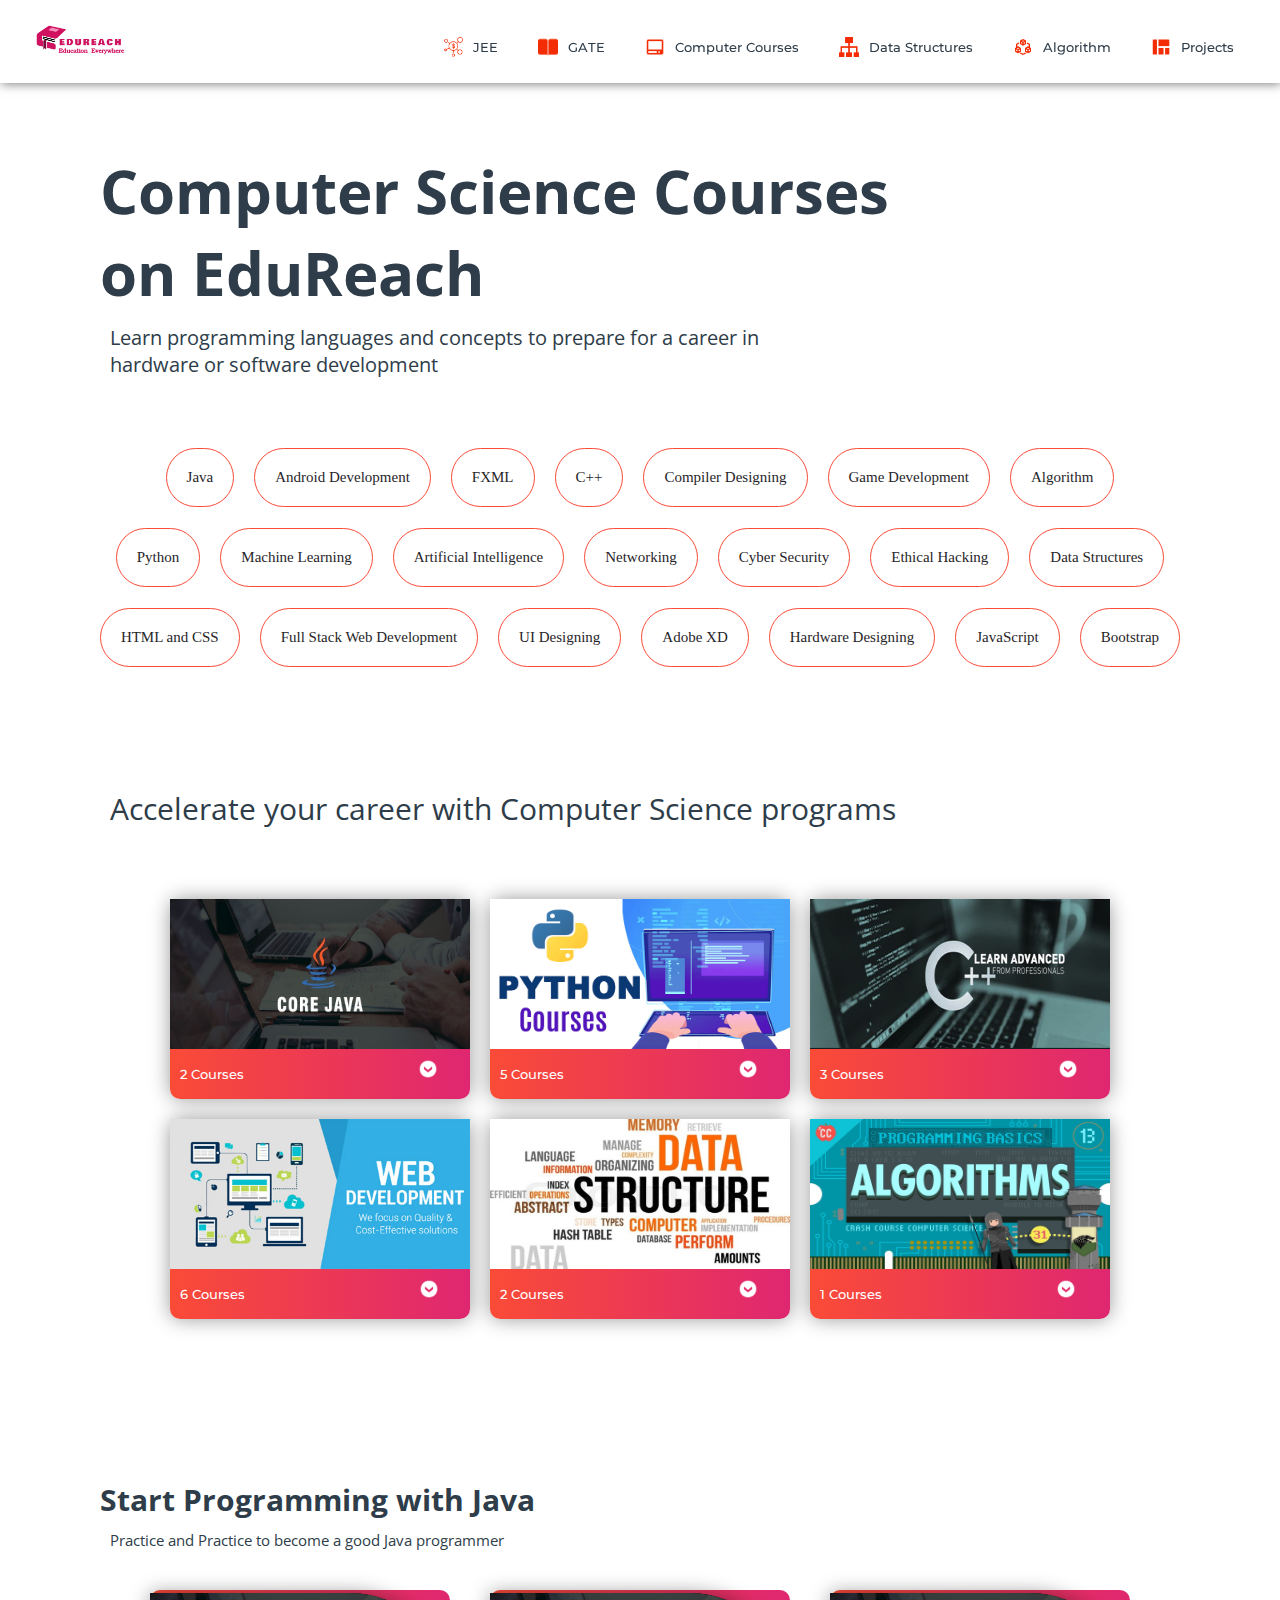
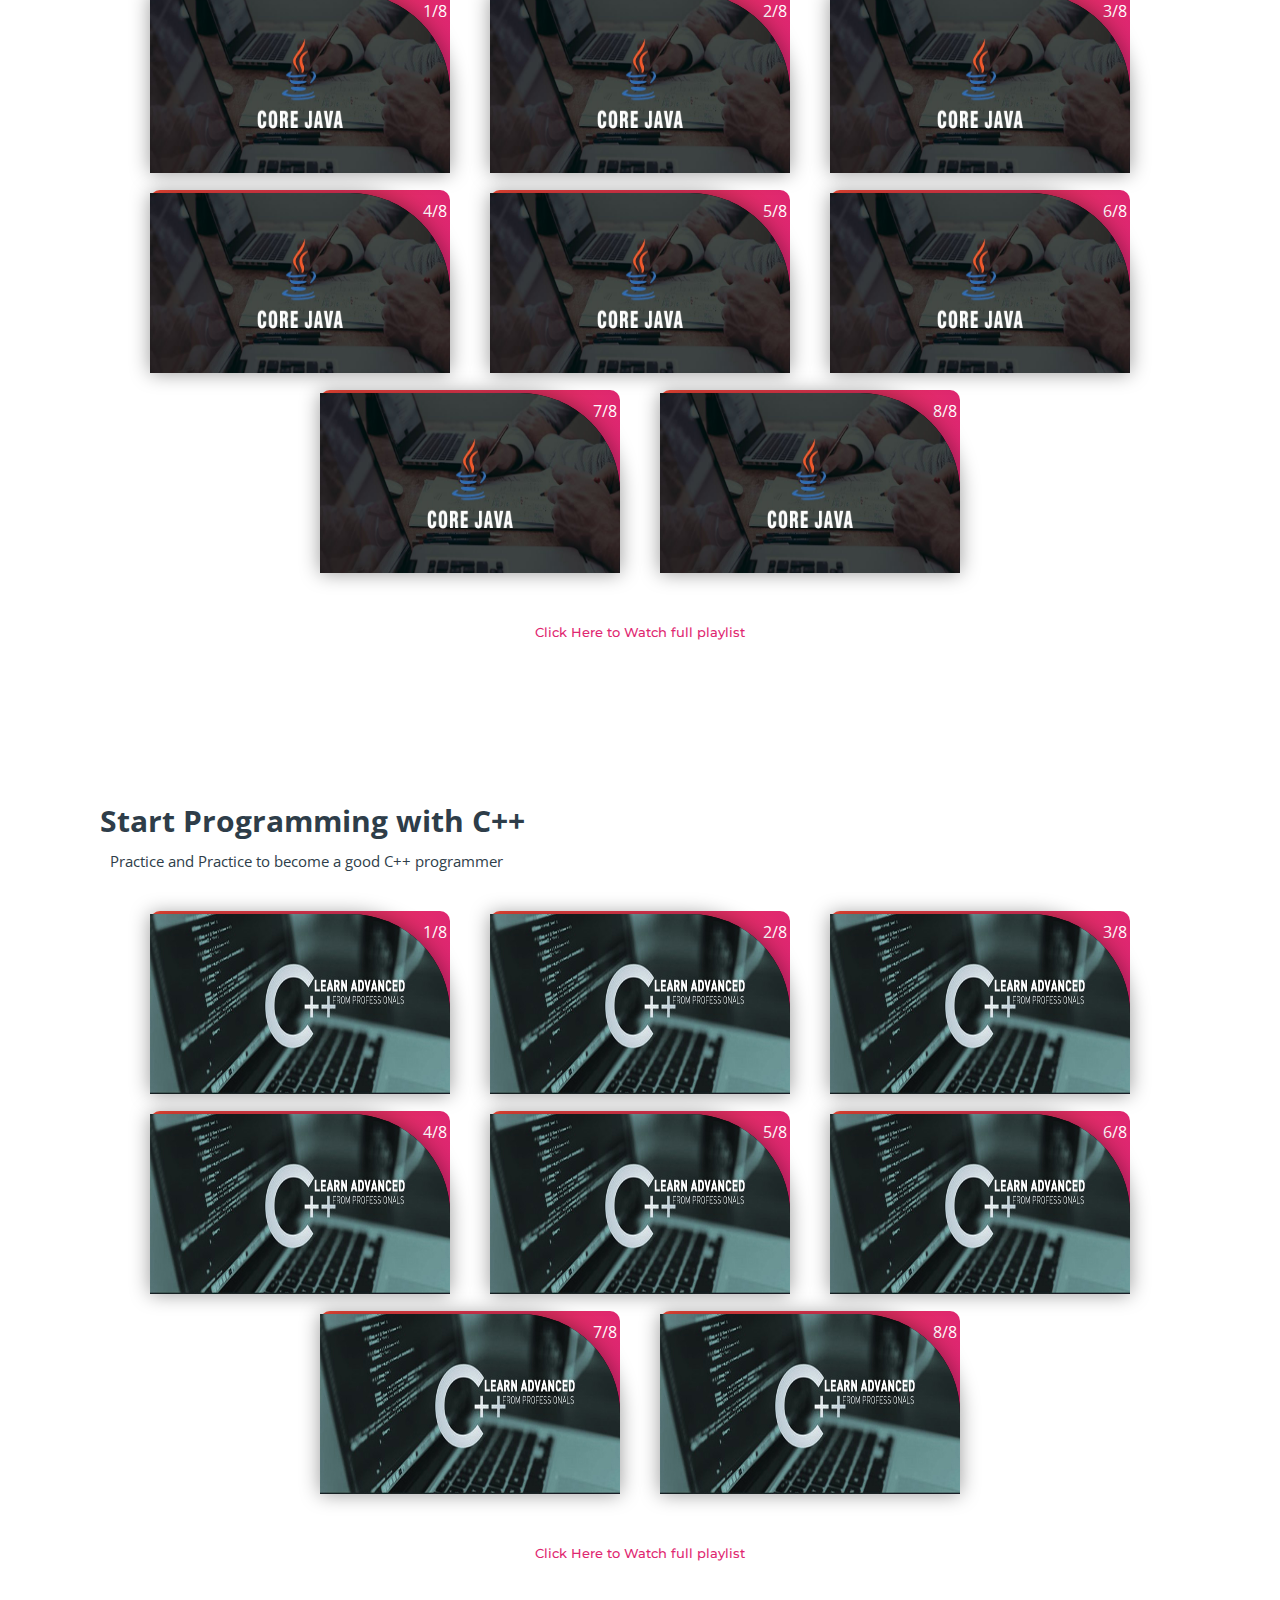
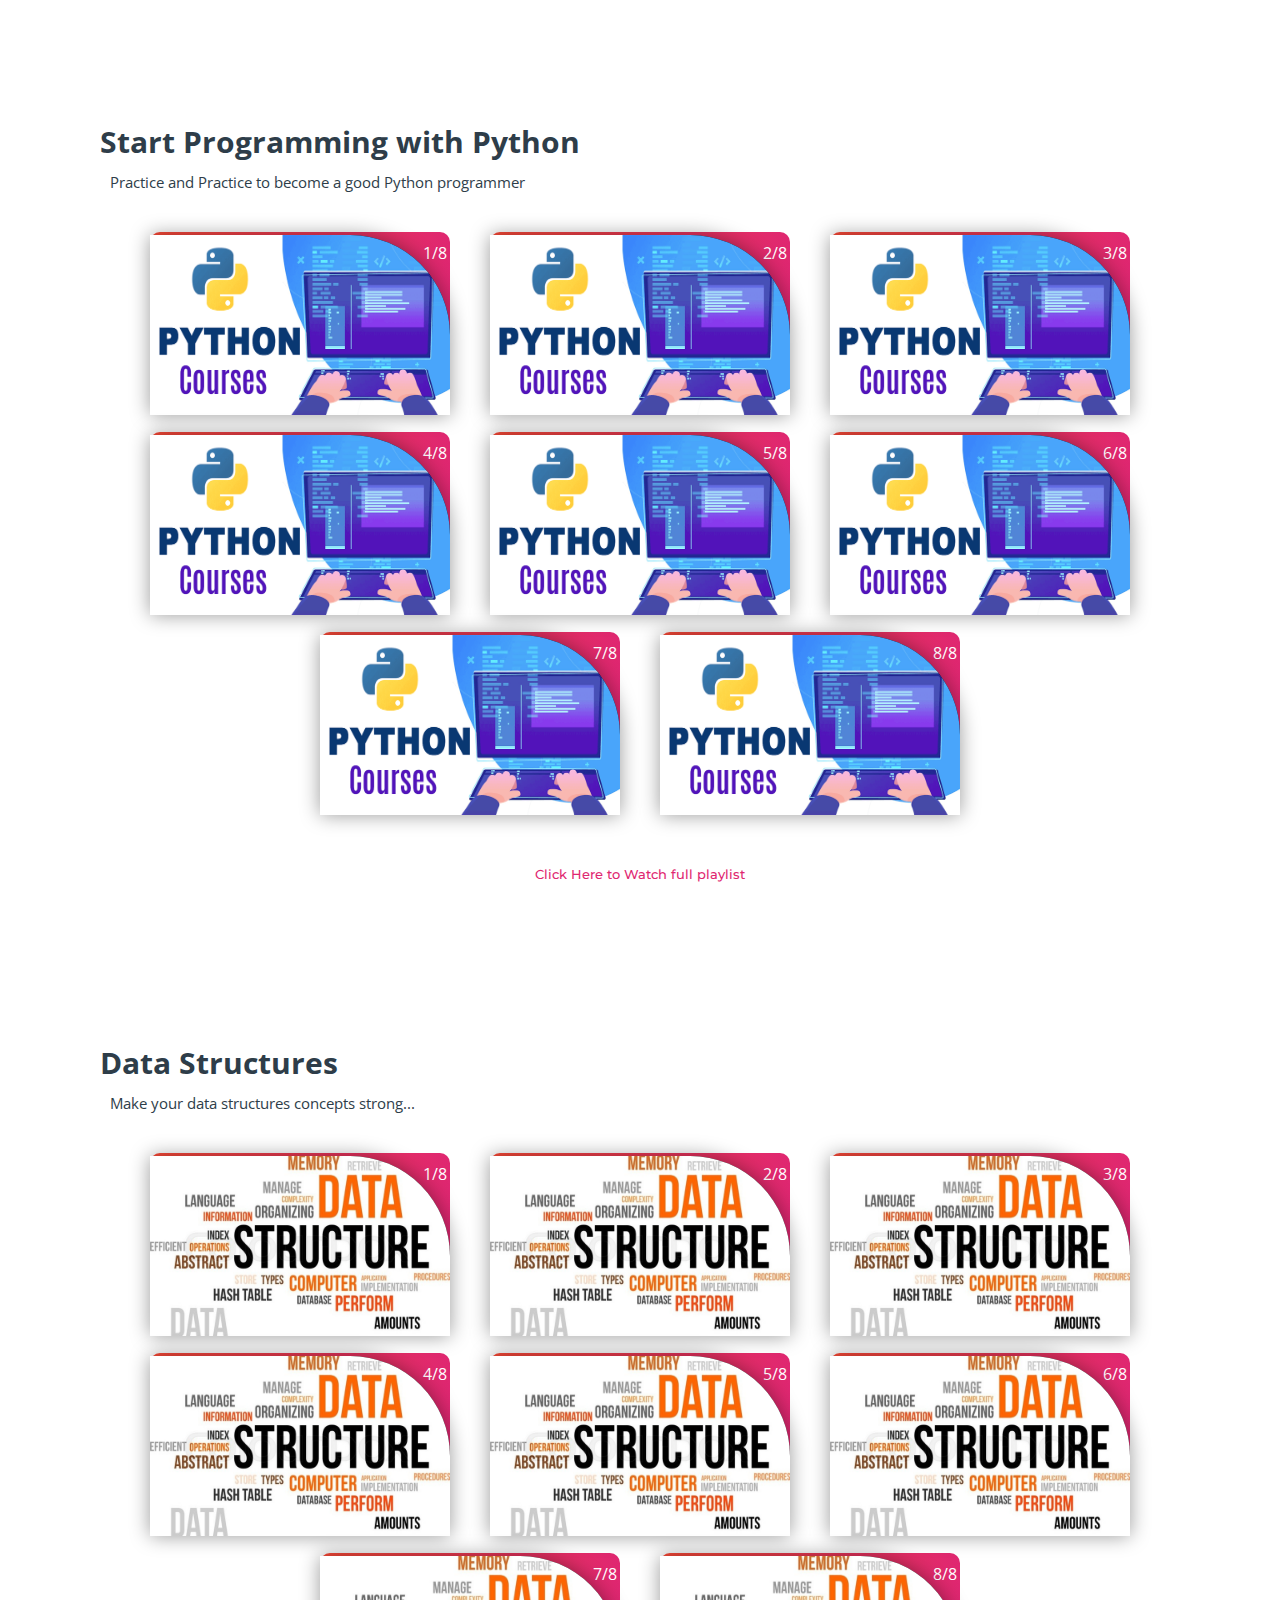
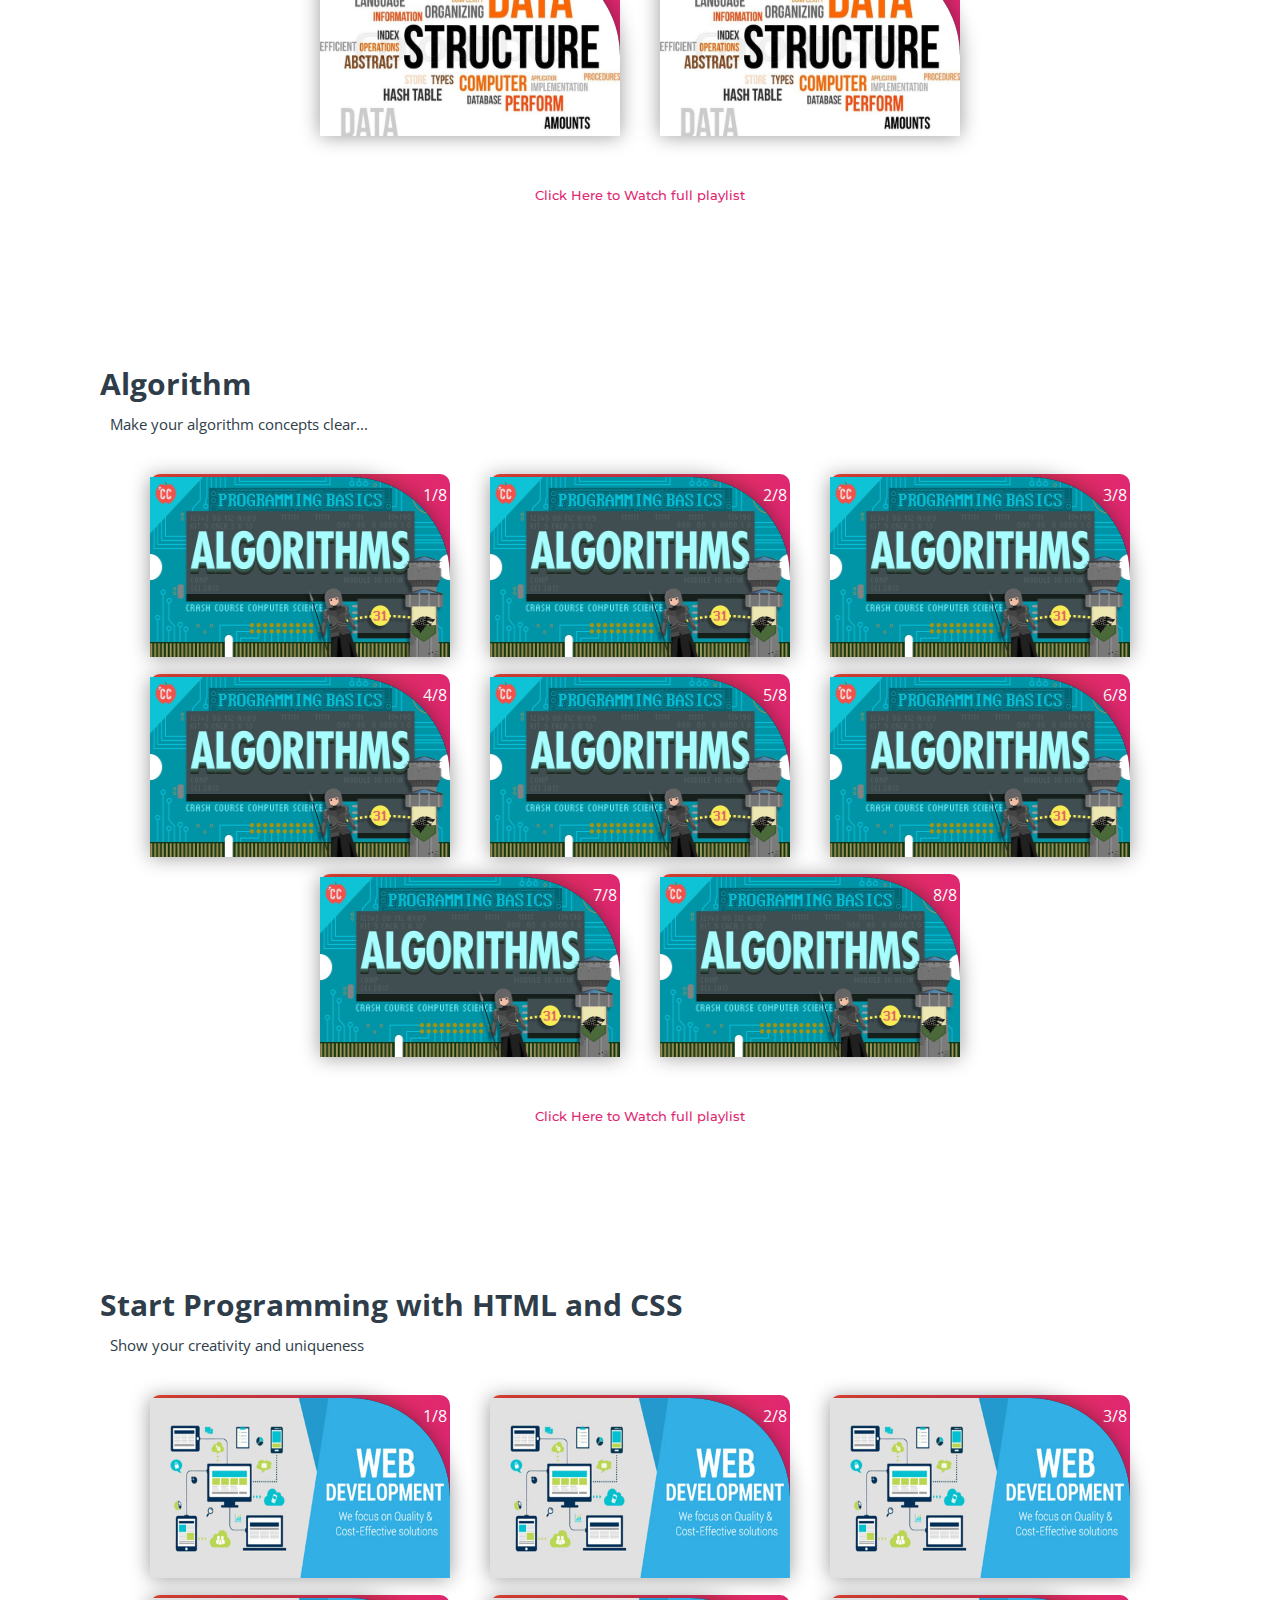
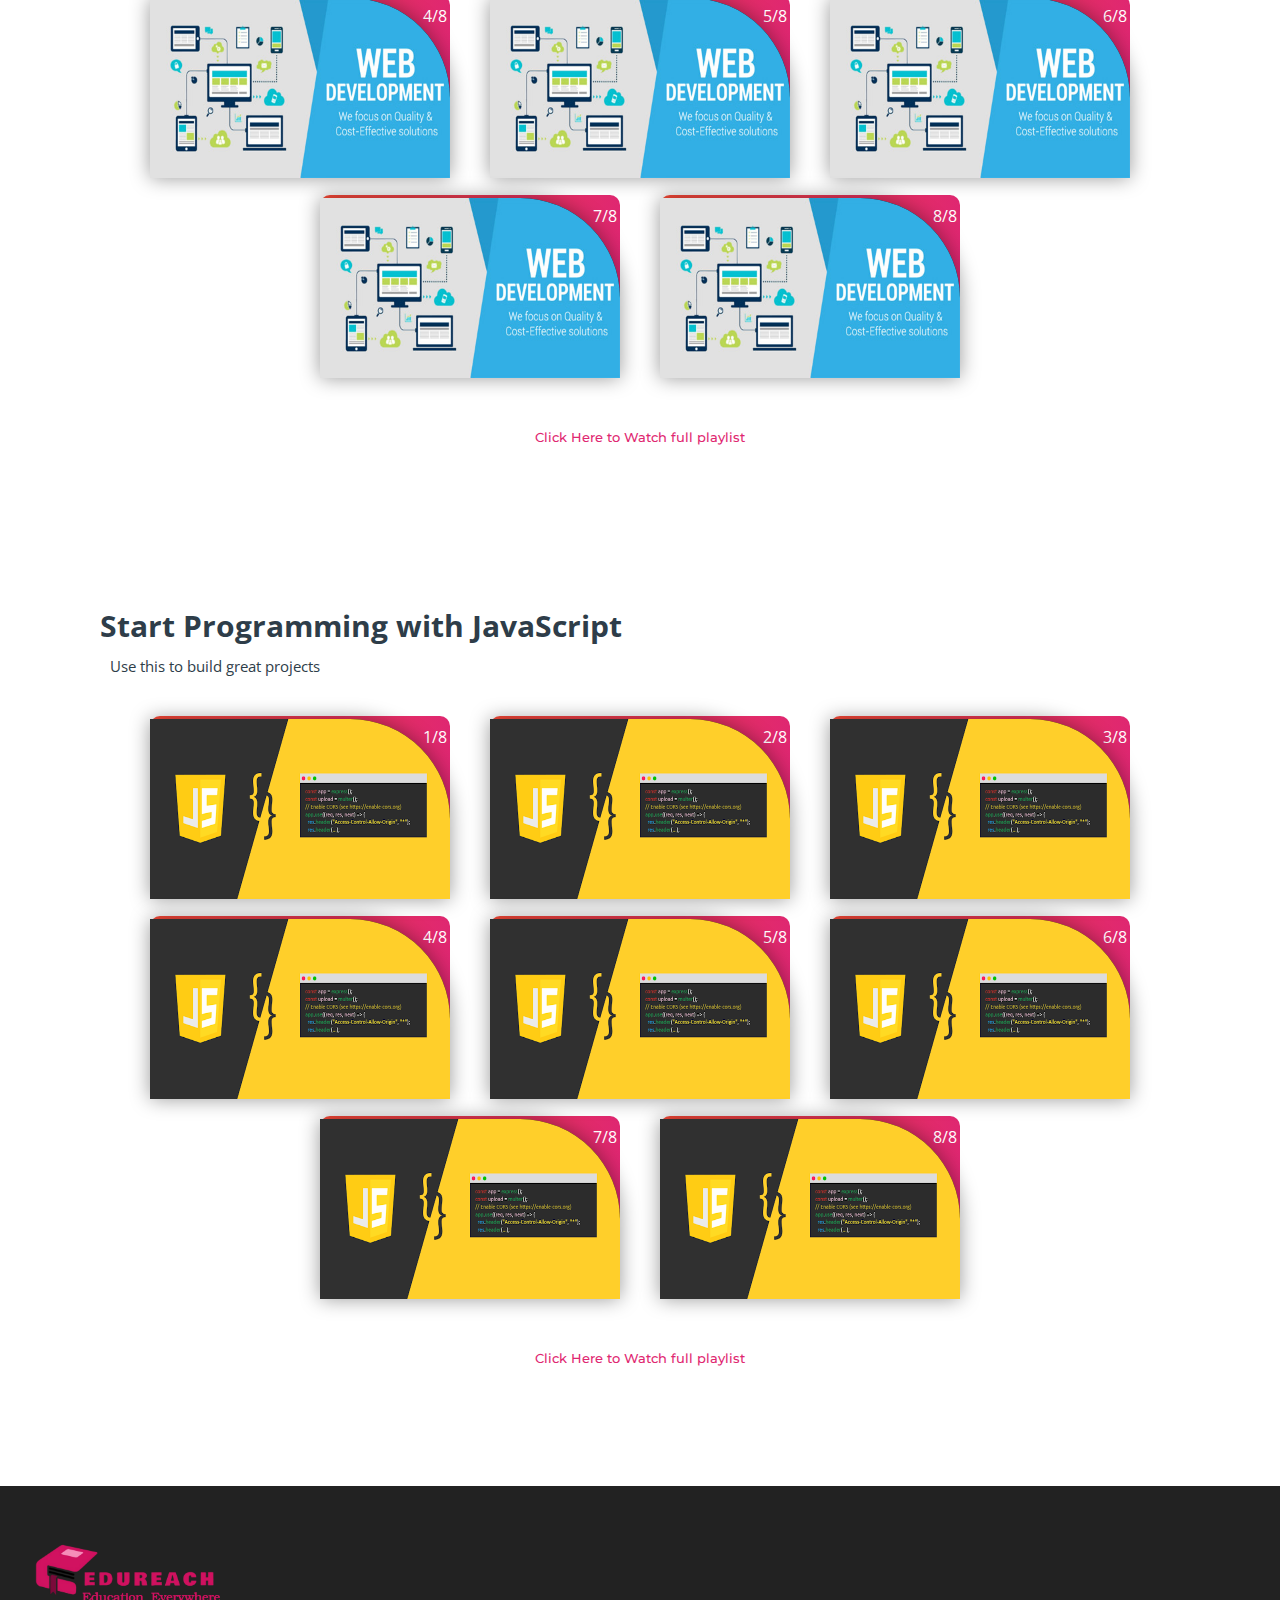
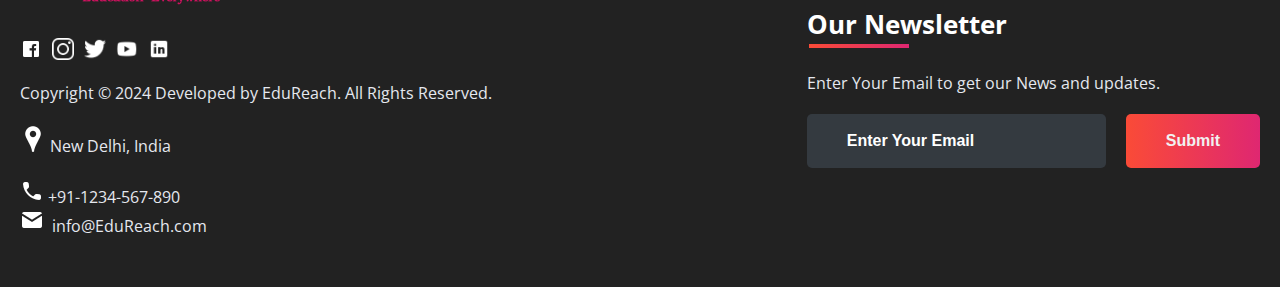
<file: subjects/computer_courses.html>
<!DOCTYPE html>
<html>
<head>
	<link rel="shortcut icon" type="png" href="../images/icon/favicon.png">
	<title>Computer Science Courses on EduReach</title>
	<link rel="stylesheet" type="text/css" href="subjects.css">
	<script type="text/javascript" src="../script.js"></script>
</head>
<body>
	
<!-- NAVIGATION -->
	<header>
		<div class="nav" id="nav">
			<div id="EduReach-logo">
			<a href="../index.html"><img src="../images/icon/logo.png" style="width: 120px;"></a></div>
			<div class="switch-tab" id="switch-tab" onclick="switchTAB()"><img src="../images/icon/menu.png"></div>
			<ul id="list-switch">
				<li><a href="jee.html"><img src="../images/courses/d1.png" class="icon">JEE</a></li>
				<li><a href="gate.html"><img src="../images/courses/paper.png" class="icon">GATE</a></li>
				<li><a href="#"><img src="../images/courses/computer.png" class="icon">Computer Courses</a></li>
				<li><a href="#data"><img src="../images/courses/data.png" class="icon">Data Structures</a></li>
				<li><a href="#algo"><img src="../images/courses/algo.png" class="icon">Algorithm</a></li>
				<li><a href="#projects"><img src="../images/courses/projects.png" class="icon">Projects</a></li>
			</ul>
			<div class="search" id="search-switch">
				<input type="search" placeholder="Search" class="srch"><button id="srchbtn"><img src="../images/icon/search.png"></button>
			</div>
		</div>
	</header>
	

<!-- MAIN Heading of Page -->
	<div class="title">
		<span>Computer Science Courses<br>on EduReach</span>
		<div class="shortdesc">
			<p>Learn programming languages and concepts to prepare for a career in<br>hardware or software development</p>
		</div>
	</div>


<!-- Some KeyWords related to Topic -->
	<div class="course">
		<div class="cbox">
		<div class="det"><a href="#java">Java</a></div>
		<div class="det"><a href="https://developer.android.com/">Android Development</a></div>
		<div class="det"><a href="https://docs.oracle.com/javafx/2/get_started/fxml_tutorial.htm">FXML</a></div>
		<div class="det"><a href="#c++">C++</a></div>
		<div class="det"><a href="https://www.geeksforgeeks.org/introduction-of-compiler-design/">Compiler Designing</a></div>
		<div class="det"><a href="https://www.coursera.org/specializations/game-design-and-development">Game Development</a></div>
		<div class="det"><a href="#algo">Algorithm</a></div>
		</div>
		<div class="cbox">
		<div class="det"><a href="#python">Python</a></div>
		<div class="det"><a href="https://www.coursera.org/learn/machine-learning">Machine Learning</a></div>
		<div class="det"><a href="https://en.wikipedia.org/wiki/Artificial_intelligence">Artificial Intelligence</a></div>
		<div class="det"><a href="https://en.wikipedia.org/wiki/Network">Networking</a></div>
		<div class="det"><a href="https://www.kaspersky.co.in/resource-center/definitions/what-is-cyber-security">Cyber Security</a></div>
		<div class="det"><a href="https://www.eccouncil.org/ethical-hacking/">Ethical Hacking</a></div>
		<div class="det"><a href="#data">Data Structures</a></div>
		</div>
		<div class="cbox">
		<div class="det"><a href="#html_css">HTML and CSS</a></div>
		<div class="det"><a href="https://www.udacity.com/course/full-stack-web-developer-nanodegree--nd0044">Full Stack Web Development</a></div>
		<div class="det"><a href="https://uxplanet.org/what-is-ui-vs-ux-design-and-the-difference-d9113f6612de?gi=6d9d13f4cc95">UI Designing</a></div>
		<div class="det"><a href="https://www.adobe.com/in/products/xd.html">Adobe XD</a></div>
		<div class="det"><a href="https://www.sciencedirect.com/topics/computer-science/hardware-design">Hardware Designing</a></div>
		<div class="det"><a href="#javascript">JavaScript</a></div>
		<div class="det"><a href="#html_css">Bootstrap</a></div>
		</div>
	</div>


<!-- Courses Available -->
	<div class="inbt">
		Accelerate your career with Computer Science programs
	</div>

	<div class="ccard">
	<center>
		<div class="ccardbox">
			<div class="dcard">
				<div class="fpart"><img src="../images/courses/java-course.jpg"></div>
				<a href="#java"><div class="spart">2 Courses <img src="../images/icon/dropdown.png"></div></a>
			</div>
			<div class="dcard">
				<div class="fpart"><img src="../images/courses/python-course.png"></div>
				<a href="#python"><div class="spart">5 Courses <img src="../images/icon/dropdown.png"></div></a>
			</div>
			<div class="dcard">
				<div class="fpart"><img src="../images/courses/c-course.jpg"></div>
				<a href="#c++"><div class="spart">3 Courses <img src="../images/icon/dropdown.png"></div></a>
			</div>
		</div>
		<div class="ccardbox">
			<div class="dcard">
				<div class="fpart"><img src="../images/courses/web-course.jpg"></div>
				<a href="#html_css"><div class="spart">6 Courses <img src="../images/icon/dropdown.png"></div></a>
			</div>
			<div class="dcard">
				<div class="fpart"><img src="../images/courses/data-course.jpg"></div>
				<a href="#data"><div class="spart">2 Courses <img src="../images/icon/dropdown.png"></div></a>
			</div>
			<div class="dcard">
				<div class="fpart"><img src="../images/courses/algo-course.jpg"></div>
				<a href="#algo"><div class="spart">1 Courses <img src="../images/icon/dropdown.png"></div></a>
			</div>
		</div>
	</center>
	</div>


<!-- Videos on JAVA Lectures -->
	<div class="title2" id="java">
		<span>Start Programming with Java</span>
		<div class="shortdesc2">
			<p>Practice and Practice to become a good Java programmer</p>
		</div>
	</div>
	
	<center>
		<div class="ccardbox2">
			<div class="dcard2"><span class="tag" >1/8</span>
				<div class="fpart2">
					<img src="../images/courses/java-course.jpg">
					<iframe src="https://www.youtube.com/embed/IsLyduxZ9sc" frameborder="0" allow="accelerometer; autoplay; encrypted-media; gyroscope; picture-in-picture" allowfullscreen></iframe>
				</div>
			</div>
			<div class="dcard2"><span class="tag" >2/8</span>
				<div class="fpart2">
					<img src="../images/courses/java-course.jpg">
					<iframe src="https://www.youtube.com/embed/U_vuESBFEpE" frameborder="0" allow="accelerometer; autoplay; encrypted-media; gyroscope; picture-in-picture" allowfullscreen></iframe>
				</div>
			</div>
			<div class="dcard2"><span class="tag" >3/8</span>
				<div class="fpart2">
					<img src="../images/courses/java-course.jpg">
					<iframe src="https://www.youtube.com/embed/7i8vbPA37y0" frameborder="0" allow="accelerometer; autoplay; encrypted-media; gyroscope; picture-in-picture" allowfullscreen></iframe>
				</div>
			</div>
			<div class="dcard2"><span class="tag" >4/8</span>
				<div class="fpart2">
					<img src="../images/courses/java-course.jpg">
					<iframe src="https://www.youtube.com/embed/FB47F-QIk3k" frameborder="0" allow="accelerometer; autoplay; encrypted-media; gyroscope; picture-in-picture" allowfullscreen></iframe>
				</div>
			</div>
			<div class="dcard2"><span class="tag" >5/8</span>
				<div class="fpart2">
					<img src="../images/courses/java-course.jpg">
					<iframe src="https://www.youtube.com/embed/8qyVcHJ1Et4" frameborder="0" allow="accelerometer; autoplay; encrypted-media; gyroscope; picture-in-picture" allowfullscreen></iframe>
				</div>
			</div>
			<div class="dcard2"><span class="tag" >6/8</span>
				<div class="fpart2">
					<img src="../images/courses/java-course.jpg">
					<iframe src="https://www.youtube.com/embed/N53Vf8HGd-0" frameborder="0" allow="accelerometer; autoplay; encrypted-media; gyroscope; picture-in-picture" allowfullscreen></iframe>
				</div>
			</div>
			<div class="dcard2"><span class="tag" >7/8</span>
				<div class="fpart2">
					<img src="../images/courses/java-course.jpg">
					<iframe src="https://www.youtube.com/embed/slz2Vc904Qg" frameborder="0" allow="accelerometer; autoplay; encrypted-media; gyroscope; picture-in-picture" allowfullscreen></iframe>
				</div>
			</div>
			<div class="dcard2"><span class="tag" >8/8</span>
				<div class="fpart2">
					<img src="../images/courses/java-course.jpg">
					<iframe src="https://www.youtube.com/embed/Q0NVRQP1Z5g" frameborder="0" allow="accelerometer; autoplay; encrypted-media; gyroscope; picture-in-picture" allowfullscreen></iframe>
				</div>
			</div>
		</div>
	</center>
	<br><br>
	<div class="click-me">
		<a href="https://www.youtube.com/watch?v=IsLyduxZ9sc&list=PLX9Zi6XTqOKQ7TdRz0QynGIKuMV9Q2H8E" target="_blank">Click Here to Watch full playlist</a>
	</div>

<!-- Videos on C++ Lectures -->

	<div class="title2" id="c++">
		<span>Start Programming with C++</span>
		<div class="shortdesc2">
			<p>Practice and Practice to become a good C++ programmer</p>
		</div>
	</div>
	<center>
		<div class="ccardbox2">
			<div class="dcard2"><span class="tag" >1/8</span>
				<div class="fpart2"><img src="../images/courses/c-course.jpg">
					<iframe src="https://www.youtube.com/embed/Iuo9PpGE04Y" frameborder="0" allow="accelerometer; autoplay; encrypted-media; gyroscope; picture-in-picture" allowfullscreen></iframe>
				</div>
			</div>
			<div class="dcard2"><span class="tag" >2/8</span>
				<div class="fpart2"><img src="../images/courses/c-course.jpg">
					<iframe src="https://www.youtube.com/embed/52dHKRD7cdg" frameborder="0" allow="accelerometer; autoplay; encrypted-media; gyroscope; picture-in-picture" allowfullscreen></iframe>
				</div>
			</div>
			<div class="dcard2"><span class="tag" >3/8</span>
				<div class="fpart2"><img src="../images/courses/c-course.jpg">
					<iframe src="https://www.youtube.com/embed/Iuo9PpGE04Y" frameborder="0" allow="accelerometer; autoplay; encrypted-media; gyroscope; picture-in-picture" allowfullscreen></iframe>
				</div>
			</div>
			<div class="dcard2"><span class="tag" >4/8</span>
				<div class="fpart2"><img src="../images/courses/c-course.jpg">
					<iframe src="https://www.youtube.com/embed/Iuo9PpGE04Y" frameborder="0" allow="accelerometer; autoplay; encrypted-media; gyroscope; picture-in-picture" allowfullscreen></iframe>
				</div>
			</div>
		
			<div class="dcard2"><span class="tag" >5/8</span>
				<div class="fpart2"><img src="../images/courses/c-course.jpg">
					<iframe src="https://www.youtube.com/embed/Iuo9PpGE04Y" frameborder="0" allow="accelerometer; autoplay; encrypted-media; gyroscope; picture-in-picture" allowfullscreen></iframe>
				</div>
			</div>
			<div class="dcard2"><span class="tag" >6/8</span>
				<div class="fpart2"><img src="../images/courses/c-course.jpg">
					<iframe src="https://www.youtube.com/embed/Iuo9PpGE04Y" frameborder="0" allow="accelerometer; autoplay; encrypted-media; gyroscope; picture-in-picture" allowfullscreen></iframe>
				</div>
			</div>
			<div class="dcard2"><span class="tag" >7/8</span>
				<div class="fpart2"><img src="../images/courses/c-course.jpg">
					<iframe src="https://www.youtube.com/embed/Iuo9PpGE04Y" frameborder="0" allow="accelerometer; autoplay; encrypted-media; gyroscope; picture-in-picture" allowfullscreen></iframe>
				</div>
			</div>
			<div class="dcard2"><span class="tag" >8/8</span>
				<div class="fpart2"><img src="../images/courses/c-course.jpg">
					<iframe src="https://www.youtube.com/embed/Iuo9PpGE04Y" frameborder="0" allow="accelerometer; autoplay; encrypted-media; gyroscope; picture-in-picture" allowfullscreen></iframe>
				</div>
			</div>
		</div>
	</center>
<br><br>
	<div class="click-me">
		<a href="https://www.youtube.com/watch?v=Iuo9PpGE04Y&feature=youtu.be" target="_blank">Click Here to Watch full playlist</a>
	</div>

<!-- Videos on PYTHON Lectures -->

	<div class="title2" id="python">
		<span>Start Programming with Python</span>
		<div class="shortdesc2">
			<p>Practice and Practice to become a good Python programmer</p>
		</div>
	</div>
	<center>
		<div class="ccardbox2">
			<div class="dcard2"><span class="tag" >1/8</span>
				<div class="fpart2"><img src="../images/courses/python-course.png">
					<iframe src="https://www.youtube.com/embed/QXeEoD0pB3E" frameborder="0" allow="accelerometer; autoplay; encrypted-media; gyroscope; picture-in-picture" allowfullscreen></iframe>
				</div>
			</div>
			<div class="dcard2"><span class="tag" >2/8</span>
				<div class="fpart2"><img src="../images/courses/python-course.png">
					<iframe src="https://www.youtube.com/embed/QXeEoD0pB3E" frameborder="0" allow="accelerometer; autoplay; encrypted-media; gyroscope; picture-in-picture" allowfullscreen></iframe>
				</div>
			</div>
			<div class="dcard2"><span class="tag" >3/8</span>
				<div class="fpart2"><img src="../images/courses/python-course.png">
					<iframe src="https://www.youtube.com/embed/QXeEoD0pB3E" frameborder="0" allow="accelerometer; autoplay; encrypted-media; gyroscope; picture-in-picture" allowfullscreen></iframe>
				</div>
			</div>
			<div class="dcard2"><span class="tag" >4/8</span>
				<div class="fpart2"><img src="../images/courses/python-course.png">
					<iframe src="https://www.youtube.com/embed/QXeEoD0pB3E" frameborder="0" allow="accelerometer; autoplay; encrypted-media; gyroscope; picture-in-picture" allowfullscreen></iframe>
				</div>
			</div>
		
			<div class="dcard2"><span class="tag" >5/8</span>
				<div class="fpart2"><img src="../images/courses/python-course.png">
					<iframe src="https://www.youtube.com/embed/QXeEoD0pB3E" frameborder="0" allow="accelerometer; autoplay; encrypted-media; gyroscope; picture-in-picture" allowfullscreen></iframe>
				</div>
			</div>
			<div class="dcard2"><span class="tag" >6/8</span>
				<div class="fpart2"><img src="../images/courses/python-course.png">
					<iframe src="https://www.youtube.com/embed/QXeEoD0pB3E" frameborder="0" allow="accelerometer; autoplay; encrypted-media; gyroscope; picture-in-picture" allowfullscreen></iframe>
				</div>
			</div>
			<div class="dcard2"><span class="tag" >7/8</span>
				<div class="fpart2"><img src="../images/courses/python-course.png">
					<iframe src="https://www.youtube.com/embed/QXeEoD0pB3E" frameborder="0" allow="accelerometer; autoplay; encrypted-media; gyroscope; picture-in-picture" allowfullscreen></iframe>
				</div>
			</div>
			<div class="dcard2"><span class="tag" >8/8</span>
				<div class="fpart2"><img src="../images/courses/python-course.png">
					<iframe src="https://www.youtube.com/embed/QXeEoD0pB3E" frameborder="0" allow="accelerometer; autoplay; encrypted-media; gyroscope; picture-in-picture" allowfullscreen></iframe>
				</div>
			</div>
		</div>
	</center>

<br><br>
	<div class="click-me">
		<a href="https://youtu.be/QXeEoD0pB3E" target="_blank">Click Here to Watch full playlist</a>
	</div>
<!-- Videos on DATA STRUCTURES Lectures -->

	<div class="title2" id="data">
		<span>Data Structures</span>
		<div class="shortdesc2">
			<p>Make your data structures concepts strong...</p>
		</div>
	</div>
	<center>
		<div class="ccardbox2">
			<div class="dcard2"><span class="tag" >1/8</span>
				<div class="fpart2"><img src="../images/courses/data-course.jpg">
					<iframe src="https://www.youtube.com/embed/Db9ZYbJONHc" frameborder="0" allow="accelerometer; autoplay; encrypted-media; gyroscope; picture-in-picture" allowfullscreen></iframe>
				</div>
			</div>
			<div class="dcard2"><span class="tag" >2/8</span>
				<div class="fpart2"><img src="../images/courses/data-course.jpg">
					<iframe src="https://www.youtube.com/embed/Db9ZYbJONHc" frameborder="0" allow="accelerometer; autoplay; encrypted-media; gyroscope; picture-in-picture" allowfullscreen></iframe>
				</div>
			</div>
			<div class="dcard2"><span class="tag" >3/8</span>
				<div class="fpart2"><img src="../images/courses/data-course.jpg">
					<iframe src="https://www.youtube.com/embed/Db9ZYbJONHc" frameborder="0" allow="accelerometer; autoplay; encrypted-media; gyroscope; picture-in-picture" allowfullscreen></iframe>
				</div>
			</div>
			<div class="dcard2"><span class="tag" >4/8</span>
				<div class="fpart2"><img src="../images/courses/data-course.jpg">
					<iframe src="https://www.youtube.com/embed/Db9ZYbJONHc" frameborder="0" allow="accelerometer; autoplay; encrypted-media; gyroscope; picture-in-picture" allowfullscreen></iframe>
				</div>
			</div>
		
			<div class="dcard2"><span class="tag" >5/8</span>
				<div class="fpart2"><img src="../images/courses/data-course.jpg">
					<iframe src="https://www.youtube.com/embed/Db9ZYbJONHc" frameborder="0" allow="accelerometer; autoplay; encrypted-media; gyroscope; picture-in-picture" allowfullscreen></iframe>
				</div>
			</div>
			<div class="dcard2"><span class="tag" >6/8</span>
				<div class="fpart2"><img src="../images/courses/data-course.jpg">
					<iframe src="https://www.youtube.com/embed/Db9ZYbJONHc" frameborder="0" allow="accelerometer; autoplay; encrypted-media; gyroscope; picture-in-picture" allowfullscreen></iframe>
				</div>
			</div>
			<div class="dcard2"><span class="tag" >7/8</span>
				<div class="fpart2"><img src="../images/courses/data-course.jpg">
					<iframe src="https://www.youtube.com/embed/Db9ZYbJONHc" frameborder="0" allow="accelerometer; autoplay; encrypted-media; gyroscope; picture-in-picture" allowfullscreen></iframe>
				</div>
			</div>
			<div class="dcard2"><span class="tag" >8/8</span>
				<div class="fpart2"><img src="../images/courses/data-course.jpg">
					<iframe src="https://www.youtube.com/embed/Db9ZYbJONHc" frameborder="0" allow="accelerometer; autoplay; encrypted-media; gyroscope; picture-in-picture" allowfullscreen></iframe>
				</div>
			</div>
		</div>
	</center>
<br><br>
	<div class="click-me">
		<a href="https://www.youtube.com/watch?v=Db9ZYbJONHc" target="_blank">Click Here to Watch full playlist</a>
	</div>

<!-- Videos on ALGORITHM Lectures -->

	<div class="title2" id="algo">
		<span>Algorithm</span>
		<div class="shortdesc2">
			<p>Make your algorithm concepts clear...</p>
		</div>
	</div>
	<center>
		<div class="ccardbox2">
			<div class="dcard2"><span class="tag" >1/8</span>
				<div class="fpart2"><img src="../images/courses/algo-course.jpg">
					<iframe src="https://www.youtube.com/embed/0IAPZzGSbME" frameborder="0" allow="accelerometer; autoplay; encrypted-media; gyroscope; picture-in-picture" allowfullscreen></iframe>
				</div>
			</div>
			<div class="dcard2"><span class="tag" >2/8</span>
				<div class="fpart2"><img src="../images/courses/algo-course.jpg">
					<iframe src="https://www.youtube.com/embed/0IAPZzGSbME" frameborder="0" allow="accelerometer; autoplay; encrypted-media; gyroscope; picture-in-picture" allowfullscreen></iframe>
				</div>
			</div>
			<div class="dcard2"><span class="tag" >3/8</span>
				<div class="fpart2"><img src="../images/courses/algo-course.jpg">
					<iframe src="https://www.youtube.com/embed/0IAPZzGSbME" frameborder="0" allow="accelerometer; autoplay; encrypted-media; gyroscope; picture-in-picture" allowfullscreen></iframe>
				</div>
			</div>
			<div class="dcard2"><span class="tag" >4/8</span>
				<div class="fpart2"><img src="../images/courses/algo-course.jpg">
					<iframe src="https://www.youtube.com/embed/0IAPZzGSbME" frameborder="0" allow="accelerometer; autoplay; encrypted-media; gyroscope; picture-in-picture" allowfullscreen></iframe>
				</div>
			</div>
		
			<div class="dcard2"><span class="tag" >5/8</span>
				<div class="fpart2"><img src="../images/courses/algo-course.jpg">
					<iframe src="https://www.youtube.com/embed/0IAPZzGSbME" frameborder="0" allow="accelerometer; autoplay; encrypted-media; gyroscope; picture-in-picture" allowfullscreen></iframe>
				</div>
			</div>
			<div class="dcard2"><span class="tag" >6/8</span>
				<div class="fpart2"><img src="../images/courses/algo-course.jpg">
					<iframe src="https://www.youtube.com/embed/0IAPZzGSbME" frameborder="0" allow="accelerometer; autoplay; encrypted-media; gyroscope; picture-in-picture" allowfullscreen></iframe>
				</div>
			</div>
			<div class="dcard2"><span class="tag" >7/8</span>
				<div class="fpart2"><img src="../images/courses/algo-course.jpg">
					<iframe src="https://www.youtube.com/embed/0IAPZzGSbME" frameborder="0" allow="accelerometer; autoplay; encrypted-media; gyroscope; picture-in-picture" allowfullscreen></iframe>
				</div>
			</div>
			<div class="dcard2"><span class="tag" >8/8</span>
				<div class="fpart2"><img src="../images/courses/algo-course.jpg">
					<iframe src="https://www.youtube.com/embed/0IAPZzGSbME" frameborder="0" allow="accelerometer; autoplay; encrypted-media; gyroscope; picture-in-picture" allowfullscreen></iframe>
				</div>
			</div>
		</div>
	</center>
<br><br>
	<div class="click-me">
		<a href="https://www.youtube.com/watch?v=0IAPZzGSbME" target="_blank">Click Here to Watch full playlist</a>
	</div>

<!-- Videos on HTML and CSS Lectures -->

	<div class="title2" id="html_css">
		<span>Start Programming with HTML and CSS</span>
		<div class="shortdesc2">
			<p>Show your creativity and uniqueness</p>
		</div>
	</div>
	<center>
		<div class="ccardbox2">
			<div class="dcard2"><span class="tag" >1/8</span>
				<div class="fpart2"><img src="../images/courses/web-course.jpg">
					<iframe src="https://www.youtube.com/embed/TKYsuU86-DQ" frameborder="0" allow="accelerometer; autoplay; encrypted-media; gyroscope; picture-in-picture" allowfullscreen></iframe>
				</div>
			</div>
			<div class="dcard2"><span class="tag" >2/8</span>
				<div class="fpart2"><img src="../images/courses/web-course.jpg">
					<iframe src="https://www.youtube.com/embed/TKYsuU86-DQ" frameborder="0" allow="accelerometer; autoplay; encrypted-media; gyroscope; picture-in-picture" allowfullscreen></iframe>
				</div>
			</div>
			<div class="dcard2"><span class="tag" >3/8</span>
				<div class="fpart2"><img src="../images/courses/web-course.jpg">
					<iframe src="https://www.youtube.com/embed/TKYsuU86-DQ" frameborder="0" allow="accelerometer; autoplay; encrypted-media; gyroscope; picture-in-picture" allowfullscreen></iframe>
				</div>
			</div>
			<div class="dcard2"><span class="tag" >4/8</span>
				<div class="fpart2"><img src="../images/courses/web-course.jpg">
					<iframe src="https://www.youtube.com/embed/TKYsuU86-DQ" frameborder="0" allow="accelerometer; autoplay; encrypted-media; gyroscope; picture-in-picture" allowfullscreen></iframe>
				</div>
			</div>
		
			<div class="dcard2"><span class="tag" >5/8</span>
				<div class="fpart2"><img src="../images/courses/web-course.jpg">
					<iframe src="https://www.youtube.com/embed/TKYsuU86-DQ" frameborder="0" allow="accelerometer; autoplay; encrypted-media; gyroscope; picture-in-picture" allowfullscreen></iframe>
				</div>
			</div>
			<div class="dcard2"><span class="tag" >6/8</span>
				<div class="fpart2"><img src="../images/courses/web-course.jpg">
					<iframe src="https://www.youtube.com/embed/TKYsuU86-DQ" frameborder="0" allow="accelerometer; autoplay; encrypted-media; gyroscope; picture-in-picture" allowfullscreen></iframe>
				</div>
			</div>
			<div class="dcard2"><span class="tag" >7/8</span>
				<div class="fpart2"><img src="../images/courses/web-course.jpg">
					<iframe src="https://www.youtube.com/embed/TKYsuU86-DQ" frameborder="0" allow="accelerometer; autoplay; encrypted-media; gyroscope; picture-in-picture" allowfullscreen></iframe>
				</div>
			</div>
			<div class="dcard2"><span class="tag" >8/8</span>
				<div class="fpart2"><img src="../images/courses/web-course.jpg">
					<iframe src="https://www.youtube.com/embed/TKYsuU86-DQ" frameborder="0" allow="accelerometer; autoplay; encrypted-media; gyroscope; picture-in-picture" allowfullscreen></iframe>
				</div>
			</div>
		</div>
	</center>

<br><br>
	<div class="click-me">
		<a href="https://www.youtube.com/watch?v=TKYsuU86-DQ" target="_blank">Click Here to Watch full playlist</a>
	</div>
<!-- Videos on JAVASCRIPT Lectures -->

	<div class="title2" id="javascript">
		<span>Start Programming with JavaScript</span>
		<div class="shortdesc2">
			<p>Use this to build great projects</p>
		</div>
	</div>
	<center>
		<div class="ccardbox2">
			<div class="dcard2"><span class="tag" >1/8</span>
				<div class="fpart2"><img src="../images/courses/javascript-course.jpg">
					<iframe src="https://www.youtube.com/embed/uDwSnnhl1Ng" frameborder="0" allow="accelerometer; autoplay; encrypted-media; gyroscope; picture-in-picture" allowfullscreen></iframe>
				</div>
			</div>
			<div class="dcard2"><span class="tag" >2/8</span>
				<div class="fpart2"><img src="../images/courses/javascript-course.jpg">
					<iframe src="https://www.youtube.com/embed/uDwSnnhl1Ng" frameborder="0" allow="accelerometer; autoplay; encrypted-media; gyroscope; picture-in-picture" allowfullscreen></iframe>
				</div>
			</div>
			<div class="dcard2"><span class="tag" >3/8</span>
				<div class="fpart2"><img src="../images/courses/javascript-course.jpg">
					<iframe src="https://www.youtube.com/embed/uDwSnnhl1Ng" frameborder="0" allow="accelerometer; autoplay; encrypted-media; gyroscope; picture-in-picture" allowfullscreen></iframe>
				</div>
			</div>
			<div class="dcard2"><span class="tag" >4/8</span>
				<div class="fpart2"><img src="../images/courses/javascript-course.jpg">
					<iframe src="https://www.youtube.com/embed/uDwSnnhl1Ng" frameborder="0" allow="accelerometer; autoplay; encrypted-media; gyroscope; picture-in-picture" allowfullscreen></iframe>
				</div>
			</div>
		
			<div class="dcard2"><span class="tag" >5/8</span>
				<div class="fpart2"><img src="../images/courses/javascript-course.jpg">
					<iframe src="https://www.youtube.com/embed/uDwSnnhl1Ng" frameborder="0" allow="accelerometer; autoplay; encrypted-media; gyroscope; picture-in-picture" allowfullscreen></iframe>
				</div>
			</div>
			<div class="dcard2"><span class="tag" >6/8</span>
				<div class="fpart2"><img src="../images/courses/javascript-course.jpg">
					<iframe src="https://www.youtube.com/embed/uDwSnnhl1Ng" frameborder="0" allow="accelerometer; autoplay; encrypted-media; gyroscope; picture-in-picture" allowfullscreen></iframe>
				</div>
			</div>
			<div class="dcard2"><span class="tag" >7/8</span>
				<div class="fpart2"><img src="../images/courses/javascript-course.jpg">
					<iframe src="https://www.youtube.com/embed/uDwSnnhl1Ng" frameborder="0" allow="accelerometer; autoplay; encrypted-media; gyroscope; picture-in-picture" allowfullscreen></iframe>
				</div>
			</div>
			<div class="dcard2"><span class="tag" >8/8</span>
				<div class="fpart2"><img src="../images/courses/javascript-course.jpg">
					<iframe src="https://www.youtube.com/embed/uDwSnnhl1Ng" frameborder="0" allow="accelerometer; autoplay; encrypted-media; gyroscope; picture-in-picture" allowfullscreen></iframe>
				</div>
			</div>
		</div>
	</center>
<br><br>
	<div class="click-me">
		<a href="https://www.youtube.com/watch?v=uDwSnnhl1Ng" target="_blank">Click Here to Watch full playlist</a>
	</div>

<br><br><br><br><br>

<!-- FOOTER -->
<footer>
	<div class="footer-container">
		<div class="left-col">
			<img src="../images/icon/logo - Copy.png" style="width: 200px;">
			<div class="logo"></div>
			<div class="social-media">
				<a href="#"><img src="../images/icon\fb.png"></a>
				<a href="#"><img src="../images/icon\insta.png"></a>
				<a href="#"><img src="../images/icon\tt.png"></a>
				<a href="#"><img src="../images/icon\ytube.png"></a>
				<a href="#"><img src="../images/icon\linkedin.png"></a>
			</div><br><br>
			<p class="rights-text">Copyright © 2024 Developed by EduReach. All Rights Reserved.</p>
			<br><p><img src="../images/icon/location.png">  New Delhi, India<br> </p><br>
			<p><img src="../images/icon/phone.png"> +91-1234-567-890<br><img src="../images/icon/mail.png">&nbsp; info@EduReach.com</p>
		</div>
		<div class="right-col">
			<h1 style="color: #fff">Our Newsletter</h1>
			<div class="border"></div><br>
			<p>Enter Your Email to get our News and updates.</p>
			<form class="newsletter-form">
				<input class="txtb" type="email" placeholder="Enter Your Email">
				<input class="btn" type="submit" value="Submit">
			</form>
		</div>
	</div>
</footer>

</body>
</html>
</file>
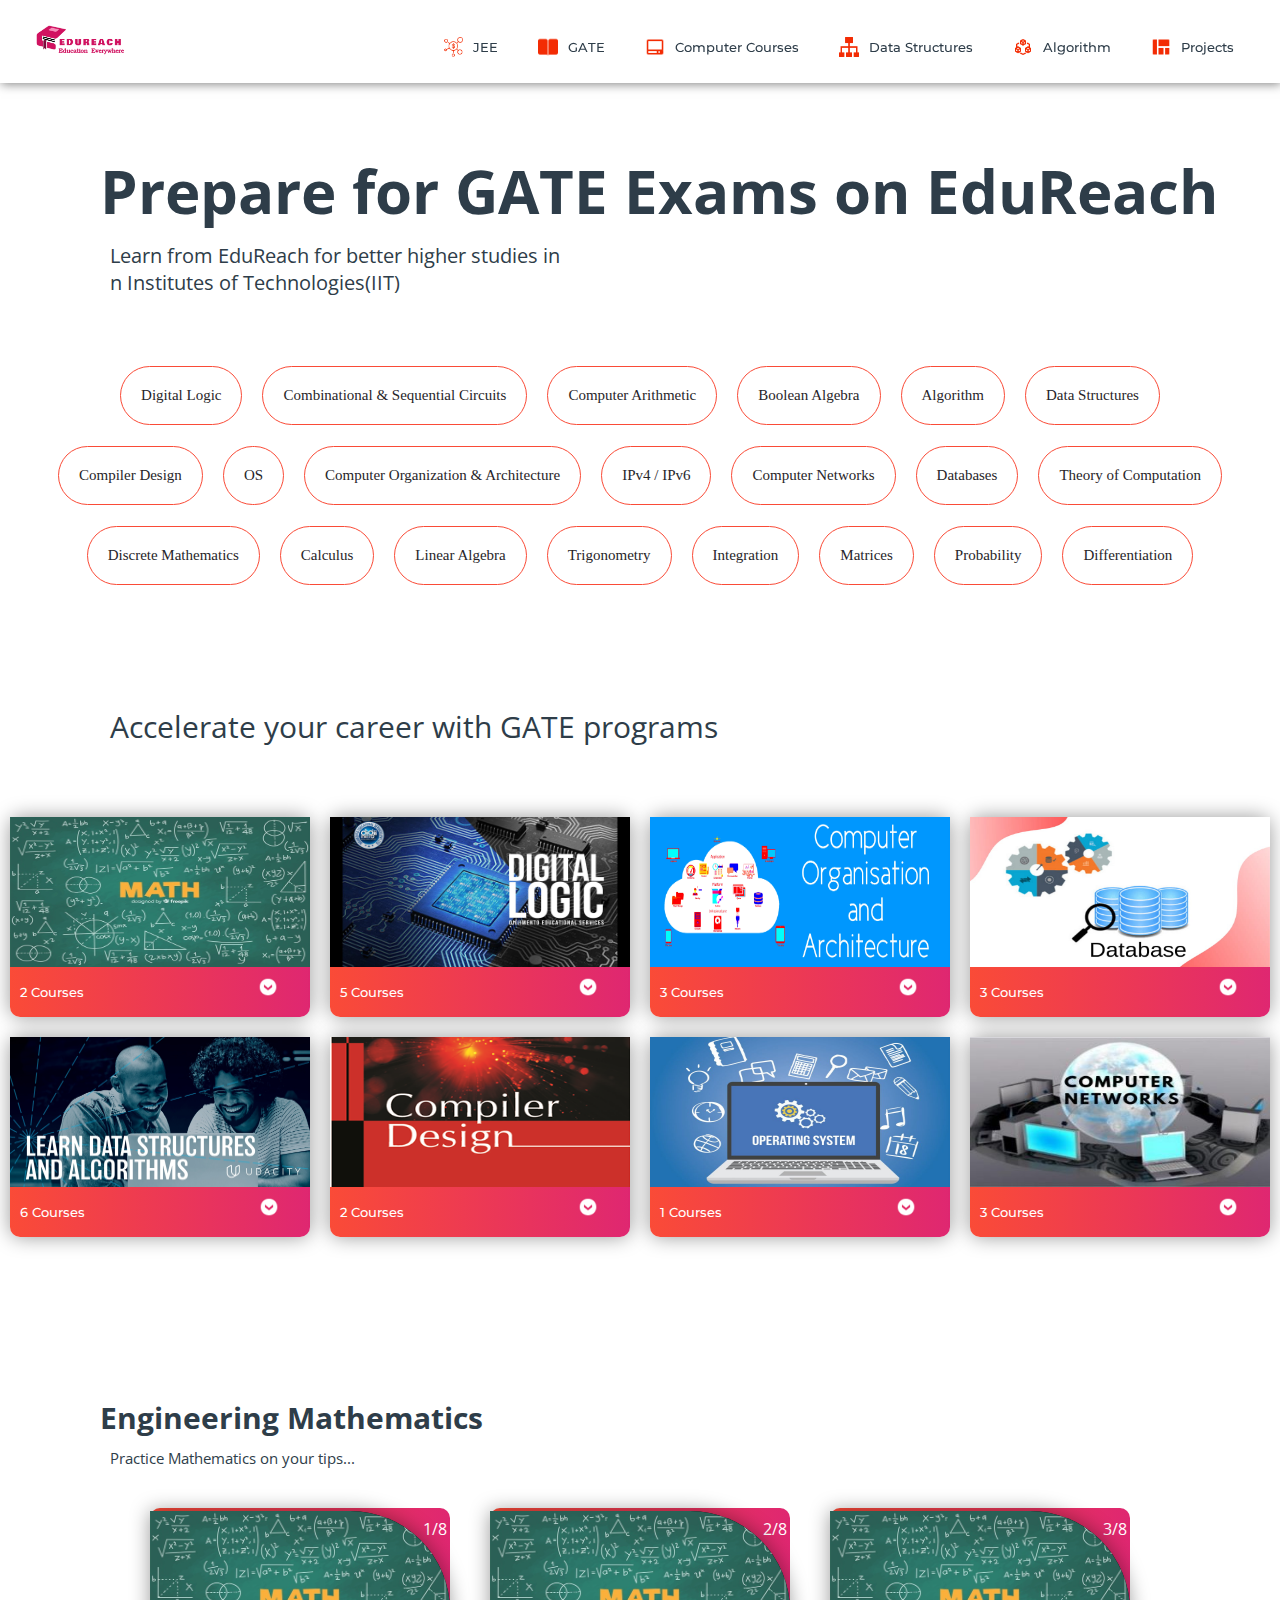
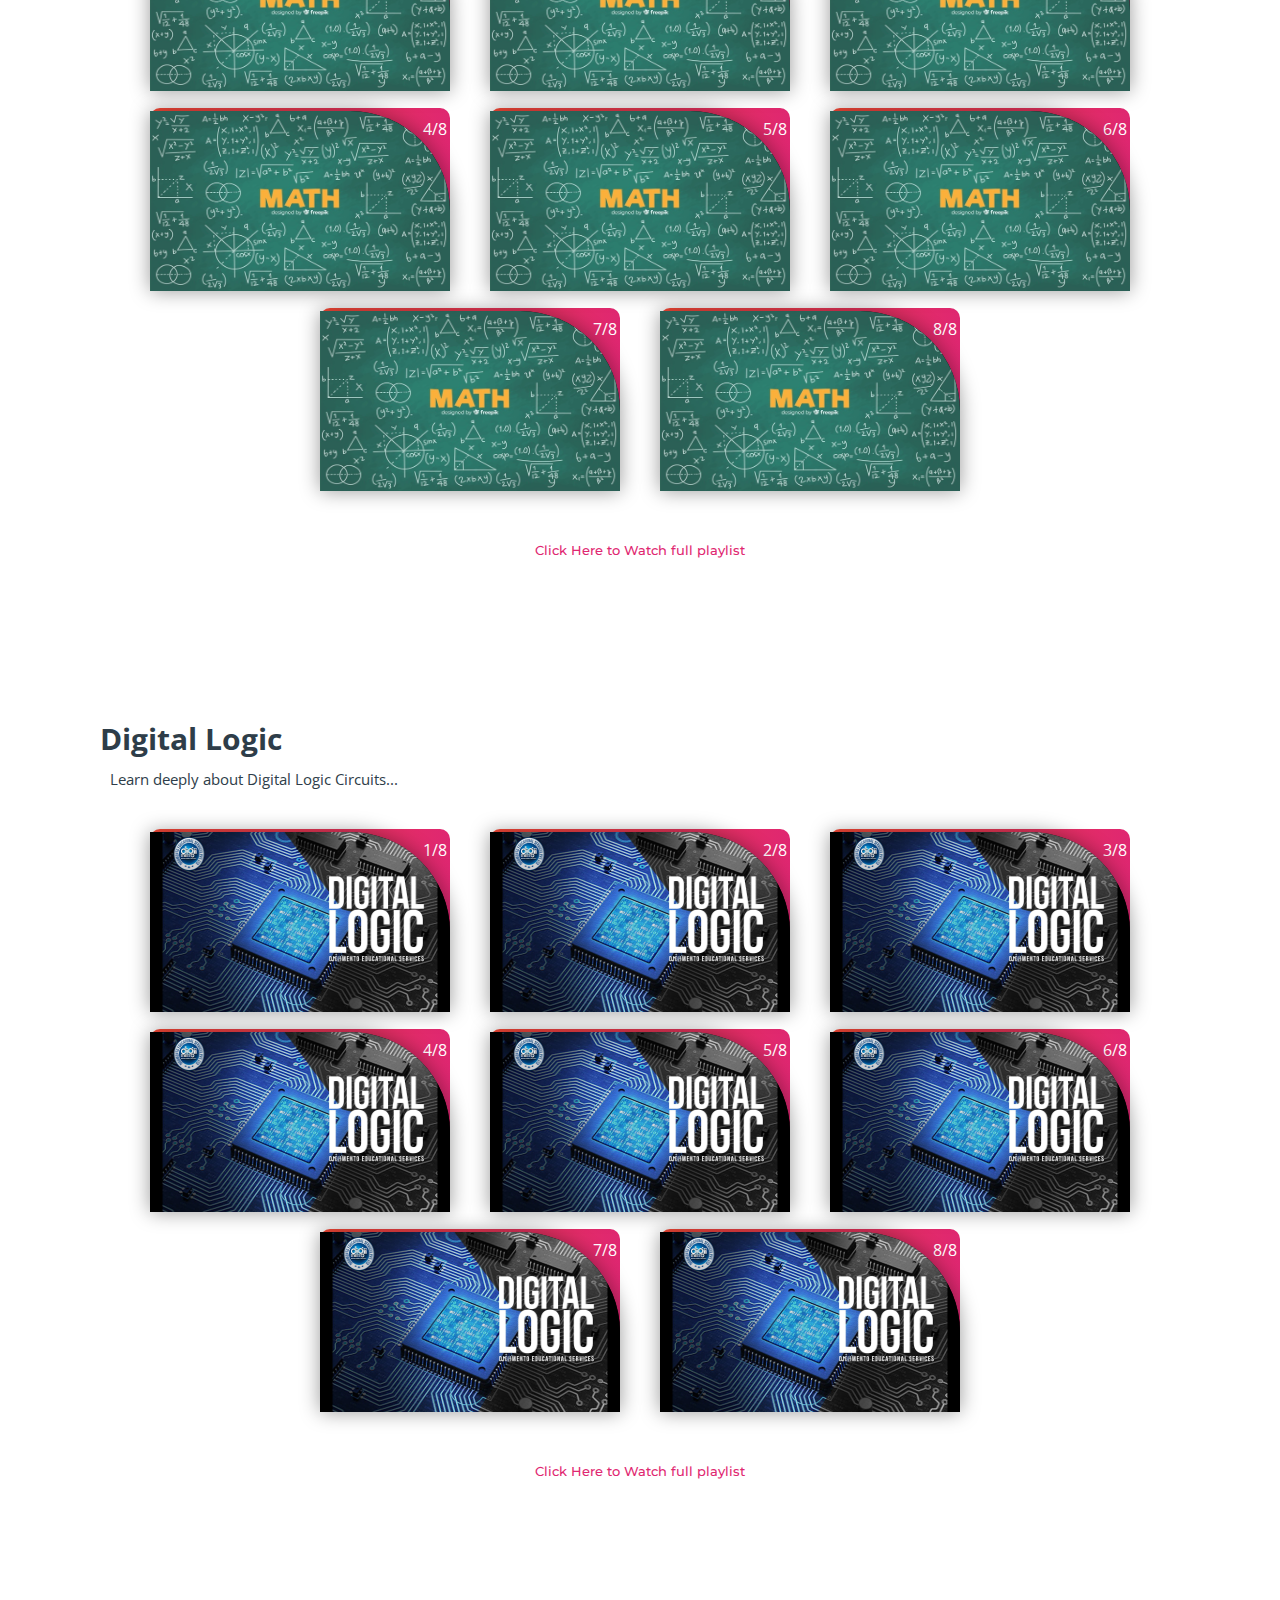
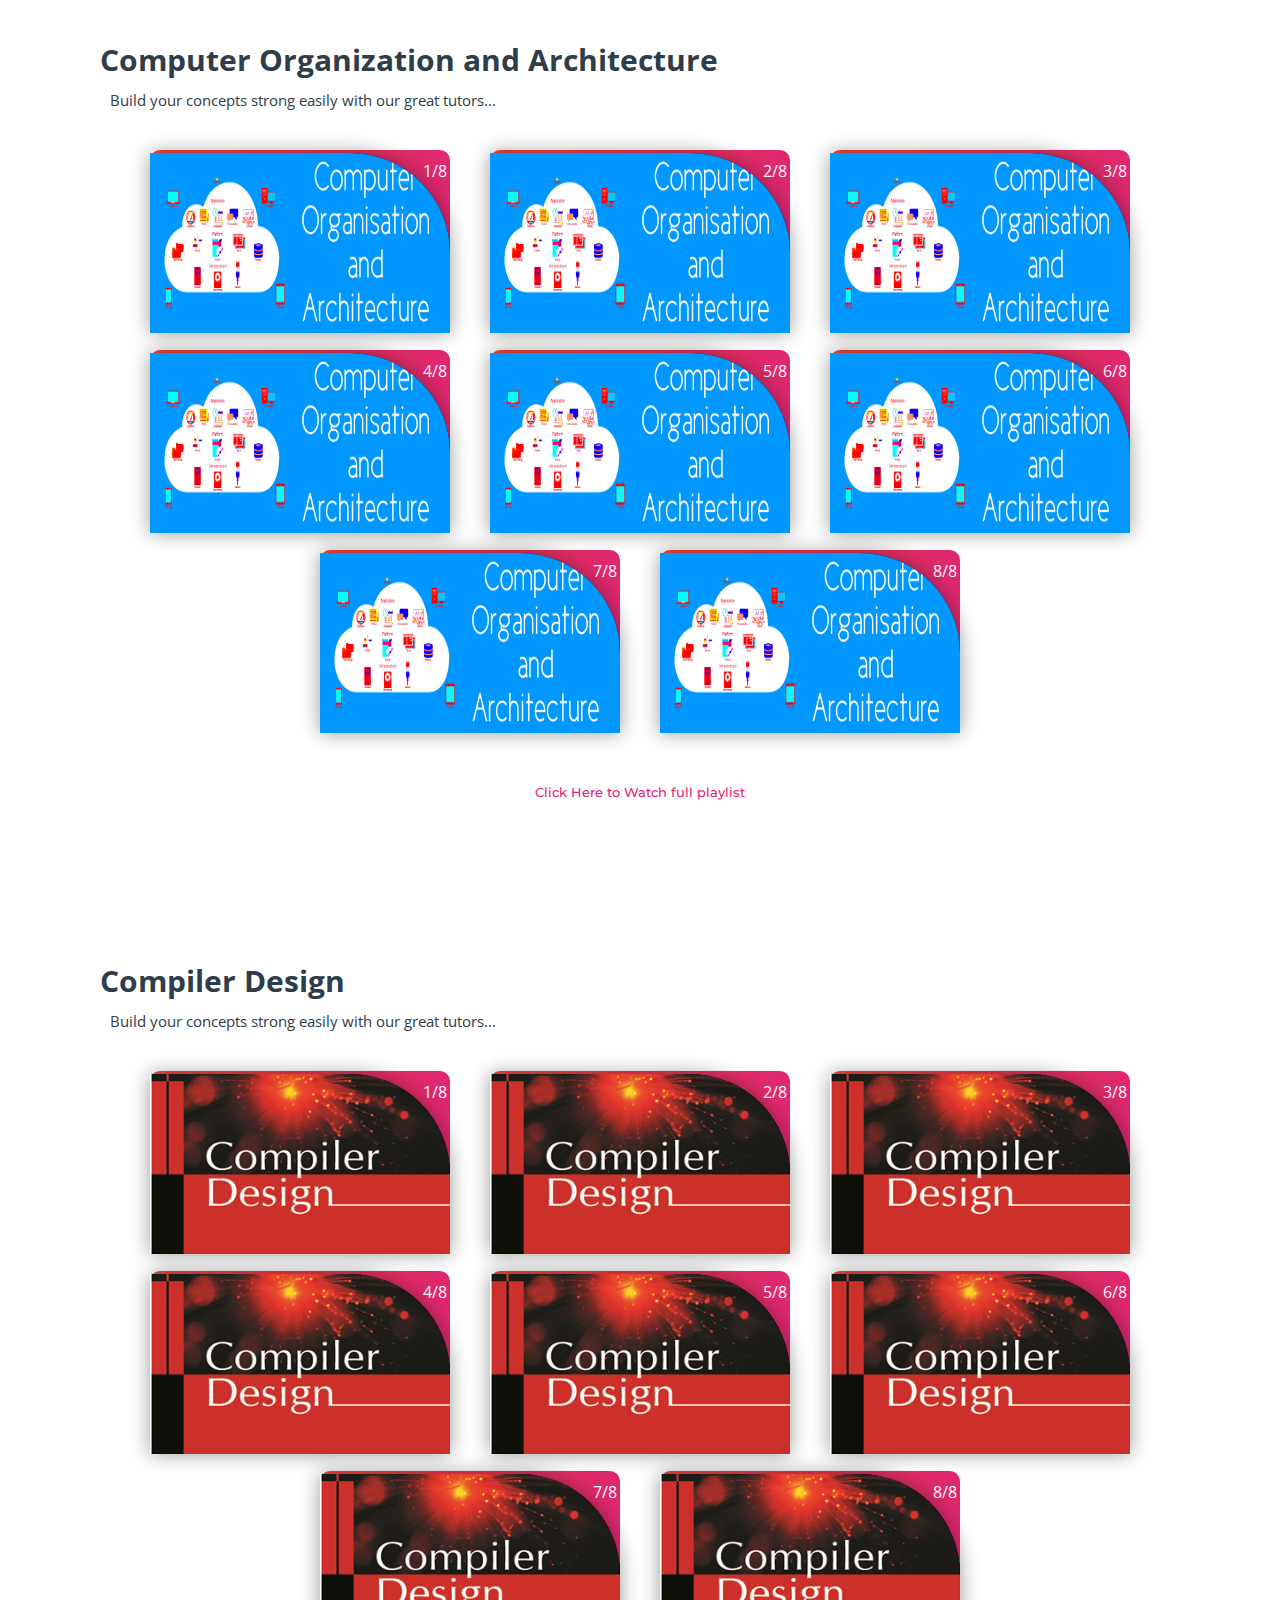
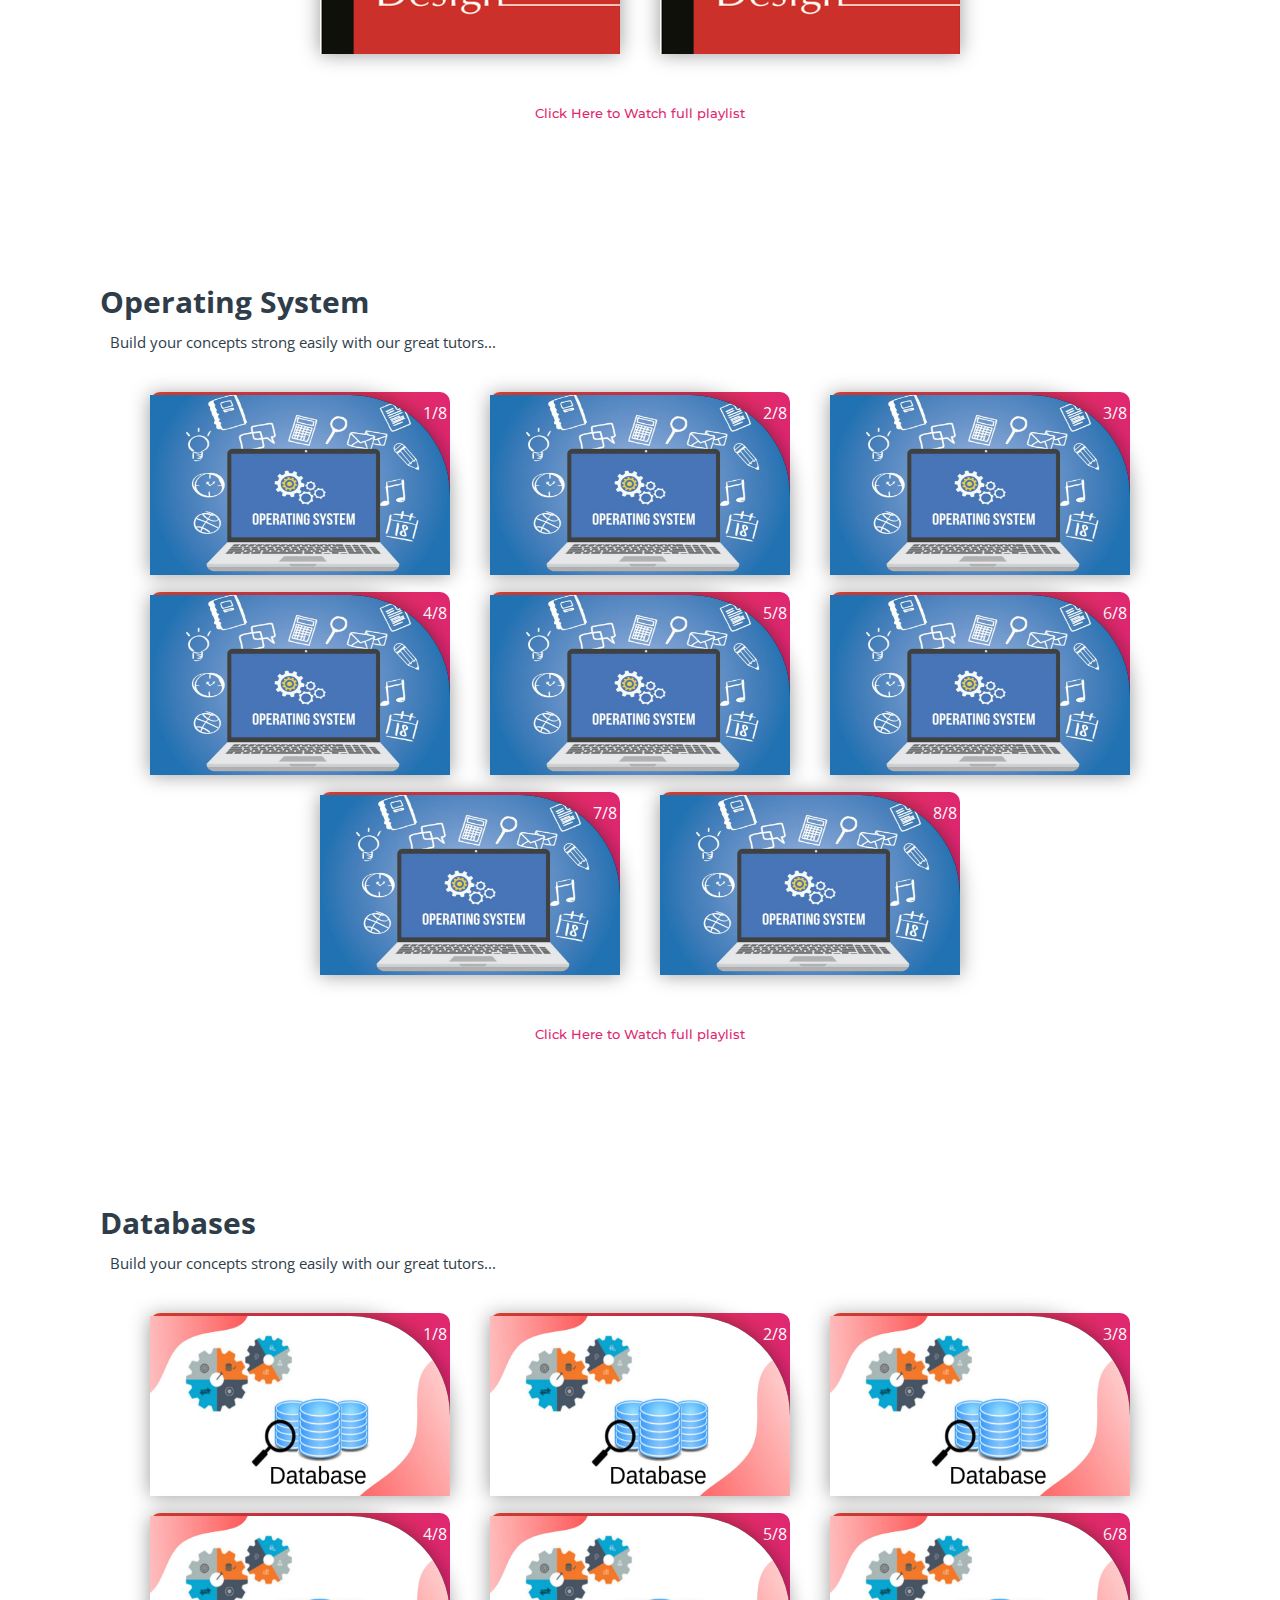
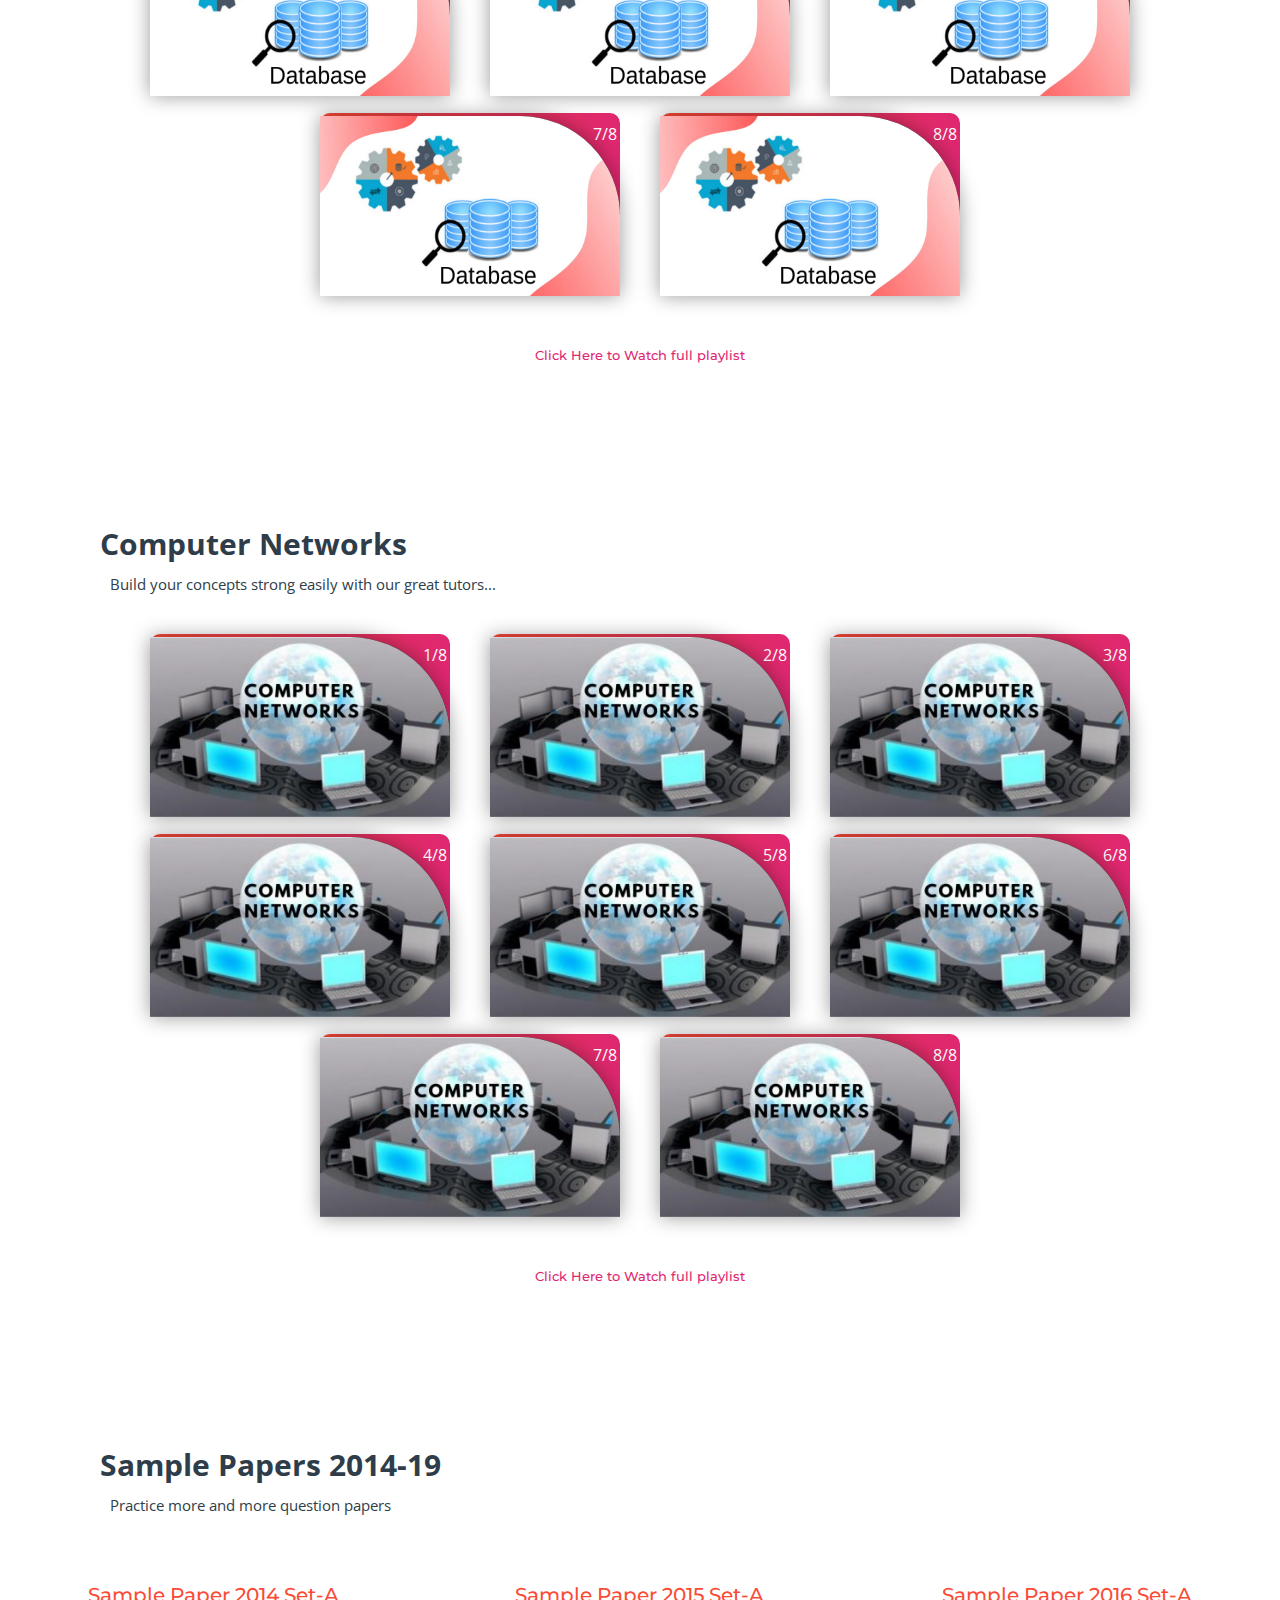
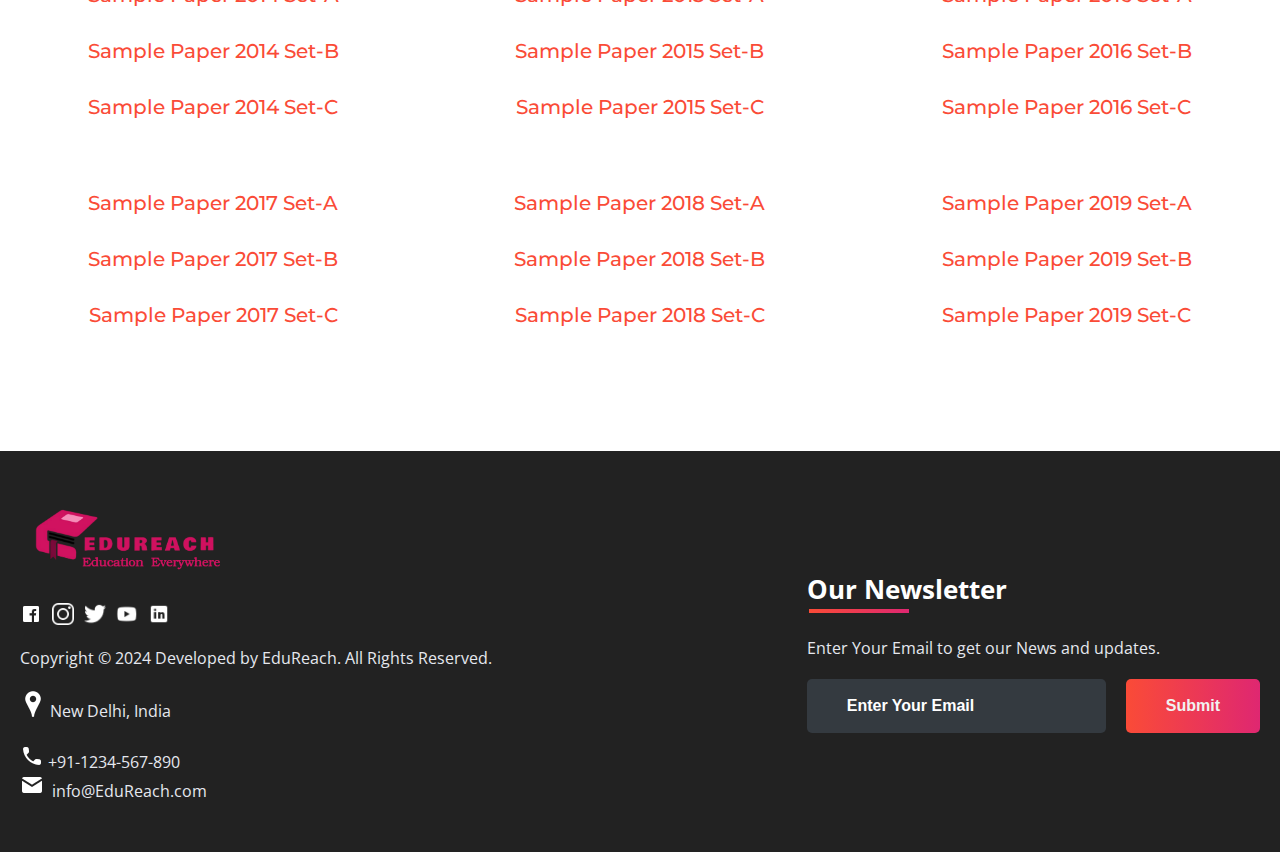
<file: subjects/gate.html>
<!DOCTYPE html>
<html>

<head>
	<link rel="shortcut icon" type="png" href="../images/icon/favicon.png">
	<title>Prepare for GATE on EduReach</title>
	<link rel="stylesheet" type="text/css" href="subjects.css">
	<script type="text/javascript" src="../script.js"></script>
</head>

<body>

	<!-- NAVIGATION -->
	<header>
		<div class="nav" id="nav">
			<div id="EduReach-logo">
				<a href="../index.html"><img src="../images/icon/logo.png" style="width: 120px;"></a>
			</div>
			<div class="switch-tab" id="switch-tab" onclick="switchTAB()"><img src="../images/icon/menu.png"></div>
			<ul id="list-switch">
				<li><a href="jee.html"><img src="../images/courses/d1.png" class="icon">JEE</a></li>
				<li><a href="#"><img src="../images/courses/paper.png" class="icon">GATE</a></li>
				<li><a href="computer_courses.html"><img src="../images/courses/computer.png" class="icon">Computer
						Courses</a></li>
				<li><a href="computer_courses.html#data"><img src="../images/courses/data.png" class="icon">Data
						Structures</a></li>
				<li><a href="computer_courses.html#algo"><img src="../images/courses/algo.png"
							class="icon">Algorithm</a></li>
				<li><a href="computer_courses.html#projects"><img src="../images/courses/projects.png"
							class="icon">Projects</a></li>
			</ul>
			<div class="search" id="search-switch">
				<input type="text" placeholder="Search" class="srch"><button id="srchbtn"><img
						src="../images/icon/search.png"></button>
			</div>
		</div>
	</header>


	<!-- Main Title of the Page -->
	<div class="title">
		<span>Prepare for GATE Exams on EduReach</span>
		<div class="shortdesc">
			<p>Learn from EduReach for better higher studies in<br>  n Institutes of Technologies(IIT)</p>
		</div>
	</div>


	<!-- Some KeyWords related to topic -->
	<div class="course">
		<div class="cbox">
			<div class="det"><a href="#digital">Digital Logic</a></div>
			<div class="det"><a href="https://en.wikipedia.org/wiki/Sequential_logic" target="_blank">Combinational &
					Sequential Circuits</a></div>
			<div class="det"><a href="https://en.wikipedia.org/wiki/ALU" target="_blank">Computer Arithmetic</a></div>
			<div class="det"><a href="https://en.wikipedia.org/wiki/Boolean_algebra" target="_blank">Boolean Algebra</a>
			</div>
			<div class="det"><a href="computer_courses.html#algo">Algorithm</a></div>
			<div class="det"><a href="computer_courses.html#data">Data Structures</a></div>
		</div>
		<div class="cbox">
			<div class="det"><a href="#compiler">Compiler Design</a></div>
			<div class="det"><a href="#os">OS</a></div>
			<div class="det"><a href="#coaa">Computer Organization & Architecture</a></div>
			<div class="det"><a href="https://en.wikipedia.org/wiki/IPv4" target="_blank">IPv4 / IPv6</a></div>
			<div class="det"><a href="#cn">Computer Networks</a></div>
			<div class="det"><a href="#database">Databases</a></div>
			<div class="det"><a href="https://en.wikipedia.org/wiki/Theory_of_computation" target="_blank">Theory of
					Computation</a></div>
		</div>
		<div class="cbox">
			<div class="det"><a href="#math">Discrete Mathematics</a></div>
			<div class="det"><a href="#math">Calculus</a></div>
			<div class="det"><a href="#math">Linear Algebra</a></div>
			<div class="det"><a href="#math">Trigonometry</a></div>
			<div class="det"><a href="#math">Integration</a></div>
			<div class="det"><a href="#math">Matrices</a></div>
			<div class="det"><a href="#math">Probability</a></div>
			<div class="det"><a href="#math">Differentiation</a></div>
		</div>
	</div>


	<!-- Courses Available -->
	<div class="inbt">
		Accelerate your career with GATE programs
	</div>

	<div class="ccard">
		<center>
			<div class="ccardbox">
				<div class="dcard">
					<div class="fpart"><img src="../images/courses/math.jpg"></div>
					<a href="#math">
						<div class="spart">2 Courses <img src="../images/icon/dropdown.png"></div>
					</a>
				</div>
				<div class="dcard">
					<div class="fpart"><img src="../images/courses/digital.jpg"></div>
					<a href="#digital">
						<div class="spart">5 Courses <img src="../images/icon/dropdown.png"></div>
					</a>
				</div>
				<div class="dcard">
					<div class="fpart"><img src="../images/courses/coaa.jpg"></div>
					<a href="#coaa">
						<div class="spart">3 Courses <img src="../images/icon/dropdown.png"></div>
					</a>
				</div>
				<div class="dcard">
					<div class="fpart"><img src="../images/courses/database.jpg"></div>
					<a href="#database">
						<div class="spart">3 Courses <img src="../images/icon/dropdown.png"></div>
					</a>
				</div>
				<div class="dcard">
					<div class="fpart"><img src="../images/courses/data-algo.jpg"></div>
					<a href="computer_courses.html#data">
						<div class="spart">6 Courses <img src="../images/icon/dropdown.png"></div>
					</a>
				</div>
				<div class="dcard">
					<div class="fpart"><img src="../images/courses/compiler.jpg"></div>
					<a href="#compiler">
						<div class="spart">2 Courses <img src="../images/icon/dropdown.png"></div>
					</a>
				</div>
				<div class="dcard">
					<div class="fpart"><img src="../images/courses/os.jpg"></div>
					<a href="#os">
						<div class="spart">1 Courses <img src="../images/icon/dropdown.png"></div>
					</a>
				</div>
				<div class="dcard">
					<div class="fpart"><img src="../images/courses/cn.jpg"></div>
					<a href="#cn">
						<div class="spart">3 Courses <img src="../images/icon/dropdown.png"></div>
					</a>
				</div>
			</div>
		</center>
	</div>


	<!-- Videos on ENGINEERING MATHEMATICS Lectures -->

	<div class="title2" id="math">
		<span>Engineering Mathematics</span>
		<div class="shortdesc2">
			<p>Practice Mathematics on your tips...</p>
		</div>
	</div>

	<center>
		<div class="ccardbox2">
			<div class="dcard2"><span class="tag">1/8</span>
				<div class="fpart2"><img src="../images/courses/math.jpg">
					<iframe src="https://www.youtube.com/embed/xxGyTHWrHZg" frameborder="0"
						allow="accelerometer; autoplay; encrypted-media; gyroscope; picture-in-picture"
						allowfullscreen></iframe>
				</div>
			</div>
			<div class="dcard2"><span class="tag">2/8</span>
				<div class="fpart2"><img src="../images/courses/math.jpg">
					<iframe src="https://www.youtube.com/embed/xxGyTHWrHZg" frameborder="0"
						allow="accelerometer; autoplay; encrypted-media; gyroscope; picture-in-picture"
						allowfullscreen></iframe>
				</div>
			</div>
			<div class="dcard2"><span class="tag">3/8</span>
				<div class="fpart2"><img src="../images/courses/math.jpg">
					<iframe src="https://www.youtube.com/embed/xxGyTHWrHZg" frameborder="0"
						allow="accelerometer; autoplay; encrypted-media; gyroscope; picture-in-picture"
						allowfullscreen></iframe>
				</div>
			</div>
			<div class="dcard2"><span class="tag">4/8</span>
				<div class="fpart2"><img src="../images/courses/math.jpg">
					<iframe src="https://www.youtube.com/embed/xxGyTHWrHZg" frameborder="0"
						allow="accelerometer; autoplay; encrypted-media; gyroscope; picture-in-picture"
						allowfullscreen></iframe>
				</div>
			</div>

			<div class="dcard2"><span class="tag">5/8</span>
				<div class="fpart2"><img src="../images/courses/math.jpg">
					<iframe src="https://www.youtube.com/embed/xxGyTHWrHZg" frameborder="0"
						allow="accelerometer; autoplay; encrypted-media; gyroscope; picture-in-picture"
						allowfullscreen></iframe>
				</div>
			</div>
			<div class="dcard2"><span class="tag">6/8</span>
				<div class="fpart2"><img src="../images/courses/math.jpg">
					<iframe src="https://www.youtube.com/embed/xxGyTHWrHZg" frameborder="0"
						allow="accelerometer; autoplay; encrypted-media; gyroscope; picture-in-picture"
						allowfullscreen></iframe>
				</div>
			</div>
			<div class="dcard2"><span class="tag">7/8</span>
				<div class="fpart2"><img src="../images/courses/math.jpg">
					<iframe src="https://www.youtube.com/embed/xxGyTHWrHZg" frameborder="0"
						allow="accelerometer; autoplay; encrypted-media; gyroscope; picture-in-picture"
						allowfullscreen></iframe>
				</div>
			</div>
			<div class="dcard2"><span class="tag">8/8</span>
				<div class="fpart2"><img src="../images/courses/math.jpg">
					<iframe src="https://www.youtube.com/embed/xxGyTHWrHZg" frameborder="0"
						allow="accelerometer; autoplay; encrypted-media; gyroscope; picture-in-picture"
						allowfullscreen></iframe>
				</div>
			</div>
		</div>
	</center>
	<br><br>
	<div class="click-me">
		<a href="https://www.youtube.com/watch?v=xxGyTHWrHZg" target="_blank">Click Here to Watch full playlist</a>
	</div>



	<!-- Videos on DIGITAL LOGIC Lectures -->

	<div class="title2" id="digital">
		<span>Digital Logic</span>
		<div class="shortdesc2">
			<p>Learn deeply about Digital Logic Circuits...</p>
		</div>
	</div>
	<center>
		<div class="ccardbox2">
			<div class="dcard2"><span class="tag">1/8</span>
				<div class="fpart2"><img src="../images/courses/digital.jpg">
					<iframe src="https://www.youtube.com/embed/-M7oIM8hKSU" frameborder="0"
						allow="accelerometer; autoplay; encrypted-media; gyroscope; picture-in-picture"
						allowfullscreen></iframe>
				</div>
			</div>
			<div class="dcard2"><span class="tag">2/8</span>
				<div class="fpart2"><img src="../images/courses/digital.jpg">
					<iframe src="https://www.youtube.com/embed/-M7oIM8hKSU" frameborder="0"
						allow="accelerometer; autoplay; encrypted-media; gyroscope; picture-in-picture"
						allowfullscreen></iframe>
				</div>
			</div>
			<div class="dcard2"><span class="tag">3/8</span>
				<div class="fpart2"><img src="../images/courses/digital.jpg">
					<iframe src="https://www.youtube.com/embed/-M7oIM8hKSU" frameborder="0"
						allow="accelerometer; autoplay; encrypted-media; gyroscope; picture-in-picture"
						allowfullscreen></iframe>
				</div>
			</div>
			<div class="dcard2"><span class="tag">4/8</span>
				<div class="fpart2"><img src="../images/courses/digital.jpg">
					<iframe src="https://www.youtube.com/embed/-M7oIM8hKSU" frameborder="0"
						allow="accelerometer; autoplay; encrypted-media; gyroscope; picture-in-picture"
						allowfullscreen></iframe>
				</div>
			</div>

			<div class="dcard2"><span class="tag">5/8</span>
				<div class="fpart2"><img src="../images/courses/digital.jpg">
					<iframe src="https://www.youtube.com/embed/-M7oIM8hKSU" frameborder="0"
						allow="accelerometer; autoplay; encrypted-media; gyroscope; picture-in-picture"
						allowfullscreen></iframe>
				</div>
			</div>
			<div class="dcard2"><span class="tag">6/8</span>
				<div class="fpart2"><img src="../images/courses/digital.jpg">
					<iframe src="https://www.youtube.com/embed/-M7oIM8hKSU" frameborder="0"
						allow="accelerometer; autoplay; encrypted-media; gyroscope; picture-in-picture"
						allowfullscreen></iframe>
				</div>
			</div>
			<div class="dcard2"><span class="tag">7/8</span>
				<div class="fpart2"><img src="../images/courses/digital.jpg">
					<iframe src="https://www.youtube.com/embed/-M7oIM8hKSU" frameborder="0"
						allow="accelerometer; autoplay; encrypted-media; gyroscope; picture-in-picture"
						allowfullscreen></iframe>
				</div>
			</div>
			<div class="dcard2"><span class="tag">8/8</span>
				<div class="fpart2"><img src="../images/courses/digital.jpg">
					<iframe src="https://www.youtube.com/embed/-M7oIM8hKSU" frameborder="0"
						allow="accelerometer; autoplay; encrypted-media; gyroscope; picture-in-picture"
						allowfullscreen></iframe>
				</div>
			</div>
		</div>
	</center>
	<br><br>
	<div class="click-me">
		<a href="https://youtu.be/-M7oIM8hKSU" target="_blank">Click Here to Watch full playlist</a>
	</div>



	<!-- Videos on COMPUTER ORGANIZATION and ARCHITECTURE Lectures -->

	<div class="title2" id="coaa">
		<span>Computer Organization and Architecture</span>
		<div class="shortdesc2">
			<p>Build your concepts strong easily with our great tutors...</p>
		</div>
	</div>
	<center>
		<div class="ccardbox2">
			<div class="dcard2"><span class="tag">1/8</span>
				<div class="fpart2"><img src="../images/courses/coaa.jpg">
					<iframe src="https://www.youtube.com/embed/q6oiRtKTpX4" frameborder="0"
						allow="accelerometer; autoplay; encrypted-media; gyroscope; picture-in-picture"
						allowfullscreen></iframe>
				</div>
			</div>
			<div class="dcard2"><span class="tag">2/8</span>
				<div class="fpart2"><img src="../images/courses/coaa.jpg">
					<iframe src="https://www.youtube.com/embed/q6oiRtKTpX4" frameborder="0"
						allow="accelerometer; autoplay; encrypted-media; gyroscope; picture-in-picture"
						allowfullscreen></iframe>
				</div>
			</div>
			<div class="dcard2"><span class="tag">3/8</span>
				<div class="fpart2"><img src="../images/courses/coaa.jpg">
					<iframe src="https://www.youtube.com/embed/q6oiRtKTpX4" frameborder="0"
						allow="accelerometer; autoplay; encrypted-media; gyroscope; picture-in-picture"
						allowfullscreen></iframe>
				</div>
			</div>
			<div class="dcard2"><span class="tag">4/8</span>
				<div class="fpart2"><img src="../images/courses/coaa.jpg">
					<iframe src="https://www.youtube.com/embed/q6oiRtKTpX4" frameborder="0"
						allow="accelerometer; autoplay; encrypted-media; gyroscope; picture-in-picture"
						allowfullscreen></iframe>
				</div>
			</div>

			<div class="dcard2"><span class="tag">5/8</span>
				<div class="fpart2"><img src="../images/courses/coaa.jpg">
					<iframe src="https://www.youtube.com/embed/q6oiRtKTpX4" frameborder="0"
						allow="accelerometer; autoplay; encrypted-media; gyroscope; picture-in-picture"
						allowfullscreen></iframe>
				</div>
			</div>
			<div class="dcard2"><span class="tag">6/8</span>
				<div class="fpart2"><img src="../images/courses/coaa.jpg">
					<iframe src="https://www.youtube.com/embed/q6oiRtKTpX4" frameborder="0"
						allow="accelerometer; autoplay; encrypted-media; gyroscope; picture-in-picture"
						allowfullscreen></iframe>
				</div>
			</div>
			<div class="dcard2"><span class="tag">7/8</span>
				<div class="fpart2"><img src="../images/courses/coaa.jpg">
					<iframe src="https://www.youtube.com/embed/q6oiRtKTpX4" frameborder="0"
						allow="accelerometer; autoplay; encrypted-media; gyroscope; picture-in-picture"
						allowfullscreen></iframe>
				</div>
			</div>
			<div class="dcard2"><span class="tag">8/8</span>
				<div class="fpart2"><img src="../images/courses/coaa.jpg">
					<iframe src="https://www.youtube.com/embed/q6oiRtKTpX4" frameborder="0"
						allow="accelerometer; autoplay; encrypted-media; gyroscope; picture-in-picture"
						allowfullscreen></iframe>
				</div>
			</div>
		</div>
	</center>
	<br><br>
	<div class="click-me">
		<a href="https://youtu.be/q6oiRtKTpX4" target="_blank">Click Here to Watch full playlist</a>
	</div>



	<!-- Videos on COMPILER Lectures -->

	<div class="title2" id="compiler">
		<span>Compiler Design</span>
		<div class="shortdesc2">
			<p>Build your concepts strong easily with our great tutors...</p>
		</div>
	</div>
	<center>
		<div class="ccardbox2">
			<div class="dcard2"><span class="tag">1/8</span>
				<div class="fpart2"><img src="../images/courses/compiler.jpg">
					<iframe src="https://www.youtube.com/embed/yNZIhF6pxjM" frameborder="0"
						allow="accelerometer; autoplay; encrypted-media; gyroscope; picture-in-picture"
						allowfullscreen></iframe>
				</div>
			</div>
			<div class="dcard2"><span class="tag">2/8</span>
				<div class="fpart2"><img src="../images/courses/compiler.jpg">
					<iframe src="https://www.youtube.com/embed/yNZIhF6pxjM" frameborder="0"
						allow="accelerometer; autoplay; encrypted-media; gyroscope; picture-in-picture"
						allowfullscreen></iframe>
				</div>
			</div>
			<div class="dcard2"><span class="tag">3/8</span>
				<div class="fpart2"><img src="../images/courses/compiler.jpg">
					<iframe src="https://www.youtube.com/embed/yNZIhF6pxjM" frameborder="0"
						allow="accelerometer; autoplay; encrypted-media; gyroscope; picture-in-picture"
						allowfullscreen></iframe>
				</div>
			</div>
			<div class="dcard2"><span class="tag">4/8</span>
				<div class="fpart2"><img src="../images/courses/compiler.jpg">
					<iframe src="https://www.youtube.com/embed/yNZIhF6pxjM" frameborder="0"
						allow="accelerometer; autoplay; encrypted-media; gyroscope; picture-in-picture"
						allowfullscreen></iframe>
				</div>
			</div>

			<div class="dcard2"><span class="tag">5/8</span>
				<div class="fpart2"><img src="../images/courses/compiler.jpg">
					<iframe src="https://www.youtube.com/embed/yNZIhF6pxjM" frameborder="0"
						allow="accelerometer; autoplay; encrypted-media; gyroscope; picture-in-picture"
						allowfullscreen></iframe>
				</div>
			</div>
			<div class="dcard2"><span class="tag">6/8</span>
				<div class="fpart2"><img src="../images/courses/compiler.jpg">
					<iframe src="https://www.youtube.com/embed/yNZIhF6pxjM" frameborder="0"
						allow="accelerometer; autoplay; encrypted-media; gyroscope; picture-in-picture"
						allowfullscreen></iframe>
				</div>
			</div>
			<div class="dcard2"><span class="tag">7/8</span>
				<div class="fpart2"><img src="../images/courses/compiler.jpg">
					<iframe src="https://www.youtube.com/embed/yNZIhF6pxjM" frameborder="0"
						allow="accelerometer; autoplay; encrypted-media; gyroscope; picture-in-picture"
						allowfullscreen></iframe>
				</div>
			</div>
			<div class="dcard2"><span class="tag">8/8</span>
				<div class="fpart2"><img src="../images/courses/compiler.jpg">
					<iframe src="https://www.youtube.com/embed/yNZIhF6pxjM" frameborder="0"
						allow="accelerometer; autoplay; encrypted-media; gyroscope; picture-in-picture"
						allowfullscreen></iframe>
				</div>
			</div>
		</div>
	</center>
	<br><br>
	<div class="click-me">
		<a href="https://youtu.be/yNZIhF6pxjM" target="_blank">Click Here to Watch full playlist</a>
	</div>



	<!-- Videos on OPERATING SYSTEM Lectures -->


	<div class="title2" id="os">
		<span>Operating System</span>
		<div class="shortdesc2">
			<p>Build your concepts strong easily with our great tutors...</p>
		</div>
	</div>
	<center>
		<div class="ccardbox2">
			<div class="dcard2"><span class="tag">1/8</span>
				<div class="fpart2"><img src="../images/courses/os.jpg">
					<iframe src="https://www.youtube.com/embed/vBURTt97EkA" frameborder="0"
						allow="accelerometer; autoplay; encrypted-media; gyroscope; picture-in-picture"
						allowfullscreen></iframe>
				</div>
			</div>
			<div class="dcard2"><span class="tag">2/8</span>
				<div class="fpart2"><img src="../images/courses/os.jpg">
					<iframe src="https://www.youtube.com/embed/vBURTt97EkA" frameborder="0"
						allow="accelerometer; autoplay; encrypted-media; gyroscope; picture-in-picture"
						allowfullscreen></iframe>
				</div>
			</div>
			<div class="dcard2"><span class="tag">3/8</span>
				<div class="fpart2"><img src="../images/courses/os.jpg">
					<iframe src="https://www.youtube.com/embed/vBURTt97EkA" frameborder="0"
						allow="accelerometer; autoplay; encrypted-media; gyroscope; picture-in-picture"
						allowfullscreen></iframe>
				</div>
			</div>
			<div class="dcard2"><span class="tag">4/8</span>
				<div class="fpart2"><img src="../images/courses/os.jpg">
					<iframe src="https://www.youtube.com/embed/vBURTt97EkA" frameborder="0"
						allow="accelerometer; autoplay; encrypted-media; gyroscope; picture-in-picture"
						allowfullscreen></iframe>
				</div>
			</div>

			<div class="dcard2"><span class="tag">5/8</span>
				<div class="fpart2"><img src="../images/courses/os.jpg">
					<iframe src="https://www.youtube.com/embed/vBURTt97EkA" frameborder="0"
						allow="accelerometer; autoplay; encrypted-media; gyroscope; picture-in-picture"
						allowfullscreen></iframe>
				</div>
			</div>
			<div class="dcard2"><span class="tag">6/8</span>
				<div class="fpart2"><img src="../images/courses/os.jpg">
					<iframe src="https://www.youtube.com/embed/vBURTt97EkA" frameborder="0"
						allow="accelerometer; autoplay; encrypted-media; gyroscope; picture-in-picture"
						allowfullscreen></iframe>
				</div>
			</div>
			<div class="dcard2"><span class="tag">7/8</span>
				<div class="fpart2"><img src="../images/courses/os.jpg">
					<iframe src="https://www.youtube.com/embed/vBURTt97EkA" frameborder="0"
						allow="accelerometer; autoplay; encrypted-media; gyroscope; picture-in-picture"
						allowfullscreen></iframe>
				</div>
			</div>
			<div class="dcard2"><span class="tag">8/8</span>
				<div class="fpart2"><img src="../images/courses/os.jpg">
					<iframe src="https://www.youtube.com/embed/vBURTt97EkA" frameborder="0"
						allow="accelerometer; autoplay; encrypted-media; gyroscope; picture-in-picture"
						allowfullscreen></iframe>
				</div>
			</div>
		</div>
	</center>

	<br><br>
	<div class="click-me">
		<a href="https://youtu.be/vBURTt97EkA" target="_blank">Click Here to Watch full playlist</a>
	</div>


	<!-- Videos on DATABASE Lectures -->

	<div class="title2" id="database">
		<span>Databases</span>
		<div class="shortdesc2">
			<p>Build your concepts strong easily with our great tutors...</p>
		</div>
	</div>
	<center>
		<div class="ccardbox2">
			<div class="dcard2"><span class="tag">1/8</span>
				<div class="fpart2"><img src="../images/courses/database.jpg">
					<iframe src="https://www.youtube.com/embed/wR0jg0eQsZA" frameborder="0"
						allow="accelerometer; autoplay; encrypted-media; gyroscope; picture-in-picture"
						allowfullscreen></iframe>
				</div>
			</div>
			<div class="dcard2"><span class="tag">2/8</span>
				<div class="fpart2"><img src="../images/courses/database.jpg">
					<iframe src="https://www.youtube.com/embed/wR0jg0eQsZA" frameborder="0"
						allow="accelerometer; autoplay; encrypted-media; gyroscope; picture-in-picture"
						allowfullscreen></iframe>
				</div>
			</div>
			<div class="dcard2"><span class="tag">3/8</span>
				<div class="fpart2"><img src="../images/courses/database.jpg">
					<iframe src="https://www.youtube.com/embed/wR0jg0eQsZA" frameborder="0"
						allow="accelerometer; autoplay; encrypted-media; gyroscope; picture-in-picture"
						allowfullscreen></iframe>
				</div>
			</div>
			<div class="dcard2"><span class="tag">4/8</span>
				<div class="fpart2"><img src="../images/courses/database.jpg">
					<iframe src="https://www.youtube.com/embed/wR0jg0eQsZA" frameborder="0"
						allow="accelerometer; autoplay; encrypted-media; gyroscope; picture-in-picture"
						allowfullscreen></iframe>
				</div>
			</div>

			<div class="dcard2"><span class="tag">5/8</span>
				<div class="fpart2"><img src="../images/courses/database.jpg">
					<iframe src="https://www.youtube.com/embed/wR0jg0eQsZA" frameborder="0"
						allow="accelerometer; autoplay; encrypted-media; gyroscope; picture-in-picture"
						allowfullscreen></iframe>
				</div>
			</div>
			<div class="dcard2"><span class="tag">6/8</span>
				<div class="fpart2"><img src="../images/courses/database.jpg">
					<iframe src="https://www.youtube.com/embed/wR0jg0eQsZA" frameborder="0"
						allow="accelerometer; autoplay; encrypted-media; gyroscope; picture-in-picture"
						allowfullscreen></iframe>
				</div>
			</div>
			<div class="dcard2"><span class="tag">7/8</span>
				<div class="fpart2"><img src="../images/courses/database.jpg">
					<iframe src="https://www.youtube.com/embed/wR0jg0eQsZA" frameborder="0"
						allow="accelerometer; autoplay; encrypted-media; gyroscope; picture-in-picture"
						allowfullscreen></iframe>
				</div>
			</div>
			<div class="dcard2"><span class="tag">8/8</span>
				<div class="fpart2"><img src="../images/courses/database.jpg">
					<iframe src="https://www.youtube.com/embed/wR0jg0eQsZA" frameborder="0"
						allow="accelerometer; autoplay; encrypted-media; gyroscope; picture-in-picture"
						allowfullscreen></iframe>
				</div>
			</div>
		</div>
	</center>
	<br><br>
	<div class="click-me">
		<a href="https://youtu.be/wR0jg0eQsZA" target="_blank">Click Here to Watch full playlist</a>
	</div>



	<!-- Videos on COMPUTER NETWORKS Lectures -->

	<div class="title2" id="cn">
		<span>Computer Networks</span>
		<div class="shortdesc2">
			<p>Build your concepts strong easily with our great tutors...</p>
		</div>
	</div>
	<center>
		<div class="ccardbox2">
			<div class="dcard2"><span class="tag">1/8</span>
				<div class="fpart2"><img src="../images/courses/cn.jpg">
					<iframe src="https://www.youtube.com/embed/qiQR5rTSshw" frameborder="0"
						allow="accelerometer; autoplay; encrypted-media; gyroscope; picture-in-picture"
						allowfullscreen></iframe>
				</div>
			</div>
			<div class="dcard2"><span class="tag">2/8</span>
				<div class="fpart2"><img src="../images/courses/cn.jpg">
					<iframe src="https://www.youtube.com/embed/qiQR5rTSshw" frameborder="0"
						allow="accelerometer; autoplay; encrypted-media; gyroscope; picture-in-picture"
						allowfullscreen></iframe>
				</div>
			</div>
			<div class="dcard2"><span class="tag">3/8</span>
				<div class="fpart2"><img src="../images/courses/cn.jpg">
					<iframe src="https://www.youtube.com/embed/qiQR5rTSshw" frameborder="0"
						allow="accelerometer; autoplay; encrypted-media; gyroscope; picture-in-picture"
						allowfullscreen></iframe>
				</div>
			</div>
			<div class="dcard2"><span class="tag">4/8</span>
				<div class="fpart2"><img src="../images/courses/cn.jpg">
					<iframe src="https://www.youtube.com/embed/qiQR5rTSshw" frameborder="0"
						allow="accelerometer; autoplay; encrypted-media; gyroscope; picture-in-picture"
						allowfullscreen></iframe>
				</div>
			</div>

			<div class="dcard2"><span class="tag">5/8</span>
				<div class="fpart2"><img src="../images/courses/cn.jpg">
					<iframe src="https://www.youtube.com/embed/qiQR5rTSshw" frameborder="0"
						allow="accelerometer; autoplay; encrypted-media; gyroscope; picture-in-picture"
						allowfullscreen></iframe>
				</div>
			</div>
			<div class="dcard2"><span class="tag">6/8</span>
				<div class="fpart2"><img src="../images/courses/cn.jpg">
					<iframe src="https://www.youtube.com/embed/qiQR5rTSshw" frameborder="0"
						allow="accelerometer; autoplay; encrypted-media; gyroscope; picture-in-picture"
						allowfullscreen></iframe>
				</div>
			</div>
			<div class="dcard2"><span class="tag">7/8</span>
				<div class="fpart2"><img src="../images/courses/cn.jpg">
					<iframe src="https://www.youtube.com/embed/qiQR5rTSshw" frameborder="0"
						allow="accelerometer; autoplay; encrypted-media; gyroscope; picture-in-picture"
						allowfullscreen></iframe>
				</div>
			</div>
			<div class="dcard2"><span class="tag">8/8</span>
				<div class="fpart2"><img src="../images/courses/cn.jpg">
					<iframe src="https://www.youtube.com/embed/qiQR5rTSshw" frameborder="0"
						allow="accelerometer; autoplay; encrypted-media; gyroscope; picture-in-picture"
						allowfullscreen></iframe>
				</div>
			</div>
		</div>
	</center>

	<br><br>
	<div class="click-me">
		<a href="https://youtu.be/qiQR5rTSshw" target="_blank">Click Here to Watch full playlist</a>
	</div>



	<!-- Links for SAMPLE PAPERS of JEE MAINS & ADVANCED -->

	<div class="title2" id="sample_papers">
		<span>Sample Papers 2014-19</span>
		<div class="shortdesc2">
			<p>Practice more and more question papers</p>
		</div>
	</div>

	<div class="sample">
		<ul>
			<li><a href="../samplePapers/p1.pdf" target="_blank">Sample Paper 2014 Set-A</a></li>
			<li><a href="../samplePapers/p1.pdf" target="_blank">Sample Paper 2014 Set-B</a></li>
			<li><a href="../samplePapers/p1.pdf" target="_blank">Sample Paper 2014 Set-C</a></li>
		</ul>
		<ul>
			<li><a href="../samplePapers/p1.pdf" target="_blank">Sample Paper 2015 Set-A</a></li>
			<li><a href="../samplePapers/p1.pdf" target="_blank">Sample Paper 2015 Set-B</a></li>
			<li><a href="../samplePapers/p1.pdf" target="_blank">Sample Paper 2015 Set-C</a></li>
		</ul>
		<ul>
			<li><a href="../samplePapers/p1.pdf" target="_blank">Sample Paper 2016 Set-A</a></li>
			<li><a href="../samplePapers/p1.pdf" target="_blank">Sample Paper 2016 Set-B</a></li>
			<li><a href="../samplePapers/p1.pdf" target="_blank">Sample Paper 2016 Set-C</a></li>
		</ul>
	</div>
	<div class="sample lastSample">
		<ul>
			<li><a href="../samplePapers/p1.pdf" target="_blank">Sample Paper 2017 Set-A</a></li>
			<li><a href="../samplePapers/p1.pdf" target="_blank">Sample Paper 2017 Set-B</a></li>
			<li><a href="../samplePapers/p1.pdf" target="_blank">Sample Paper 2017 Set-C</a></li>
		</ul>
		<ul>
			<li><a href="../samplePapers/p1.pdf" target="_blank">Sample Paper 2018 Set-A</a></li>
			<li><a href="../samplePapers/p1.pdf" target="_blank">Sample Paper 2018 Set-B</a></li>
			<li><a href="../samplePapers/p1.pdf" target="_blank">Sample Paper 2018 Set-C</a></li>
		</ul>
		<ul>
			<li><a href="../samplePapers/p1.pdf" target="_blank">Sample Paper 2019 Set-A</a></li>
			<li><a href="../samplePapers/p1.pdf" target="_blank">Sample Paper 2019 Set-B</a></li>
			<li><a href="../samplePapers/p1.pdf" target="_blank">Sample Paper 2019 Set-C</a></li>
		</ul>
	</div>


	<!-- FOOTER -->
	<footer>
		<div class="footer-container">
			<div class="left-col">
				<img src="../images/icon/logo - Copy.png" style="width: 200px;">
				<div class="logo"></div>
				<div class="social-media">
					<a href="#"><img src="../images/icon\fb.png"></a>
					<a href="#"><img src="../images/icon\insta.png"></a>
					<a href="#"><img src="../images/icon\tt.png"></a>
					<a href="#"><img src="../images/icon\ytube.png"></a>
					<a href="#"><img src="../images/icon\linkedin.png"></a>
				</div><br><br>
				<p class="rights-text">Copyright © 2024 Developed by EduReach. All Rights Reserved.</p>
				<br>
				<p><img src="../images/icon/location.png">  New Delhi, India<br> </p>
				<br>
				<p><img src="../images/icon/phone.png"> +91-1234-567-890<br><img src="../images/icon/mail.png">&nbsp;
					info@EduReach.com</p>
			</div>
			<div class="right-col">
				<h1 style="color: #fff">Our Newsletter</h1>
				<div class="border"></div><br>
				<p>Enter Your Email to get our News and updates.</p>
				<form class="newsletter-form">
					<input class="txtb" type="email" placeholder="Enter Your Email">
					<input class="btn" type="submit" value="Submit">
				</form>
			</div>
		</div>
	</footer>

</body>

</html>
</file>
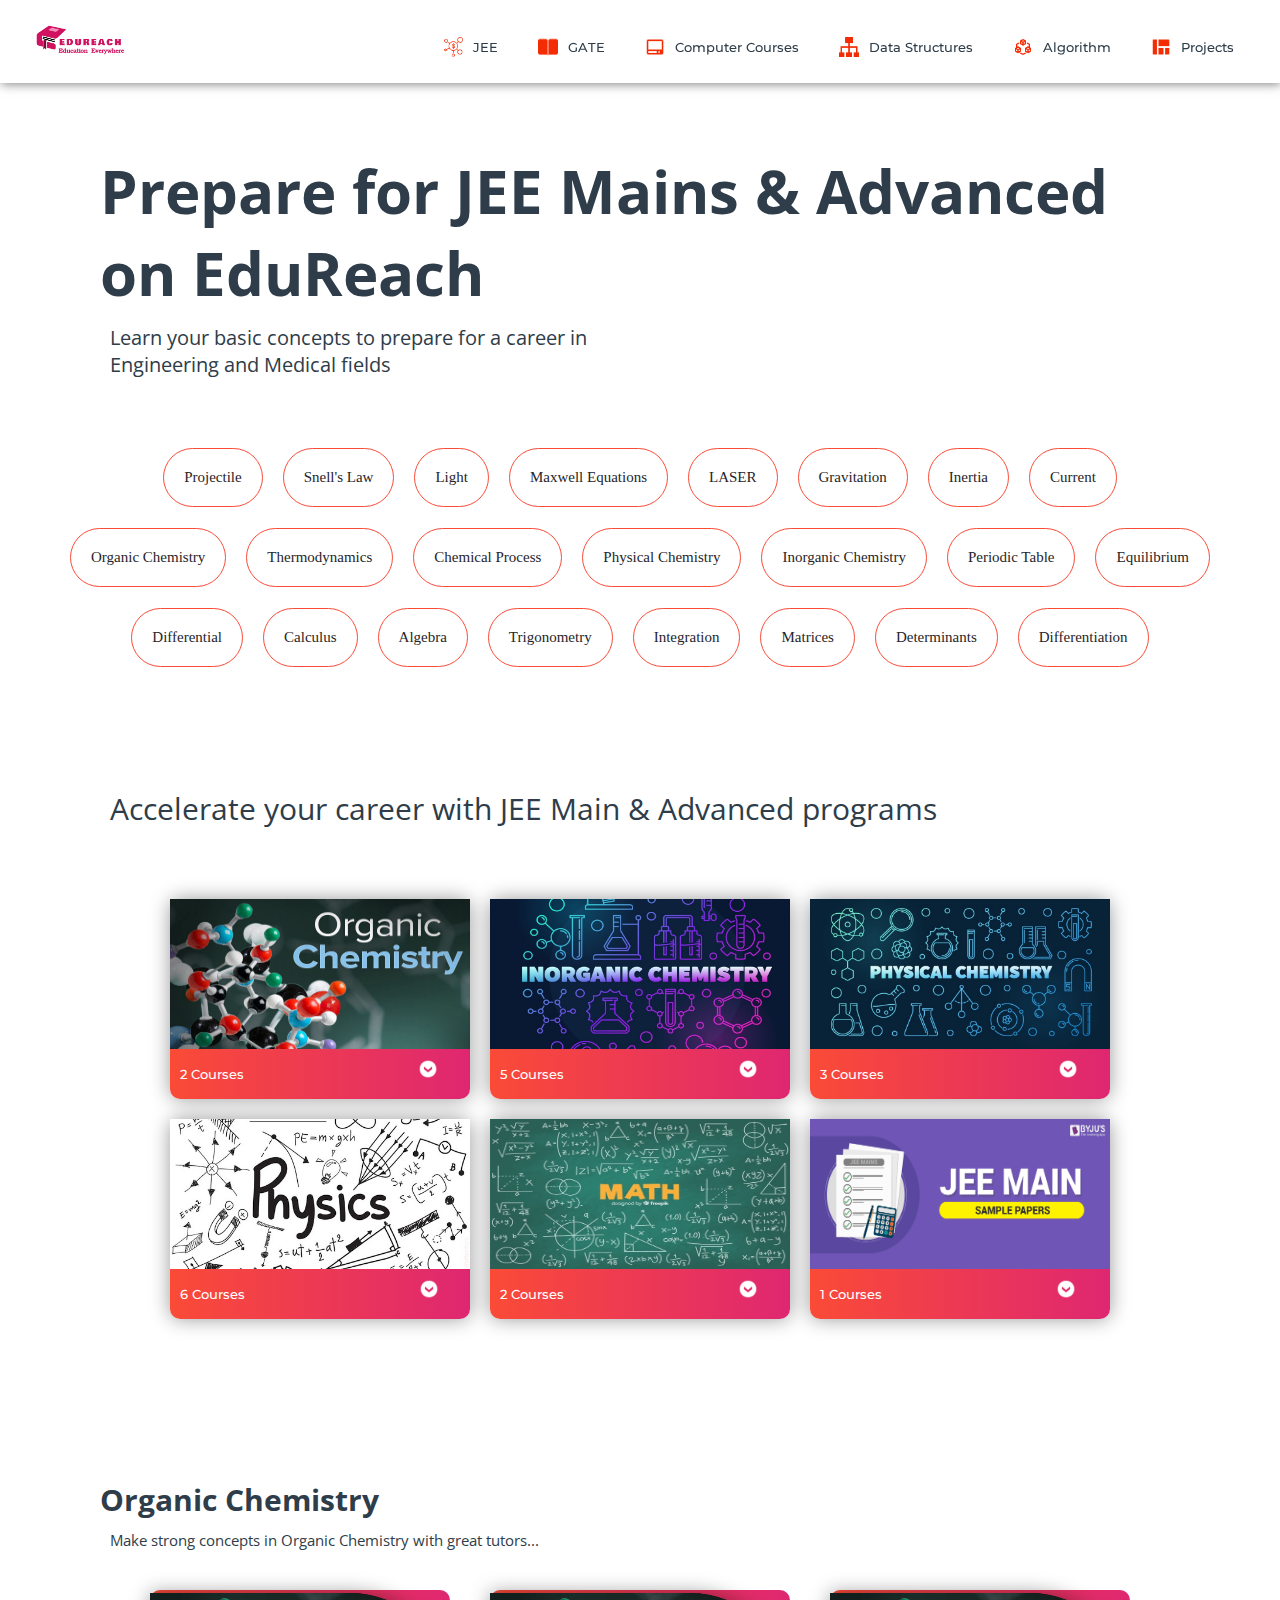
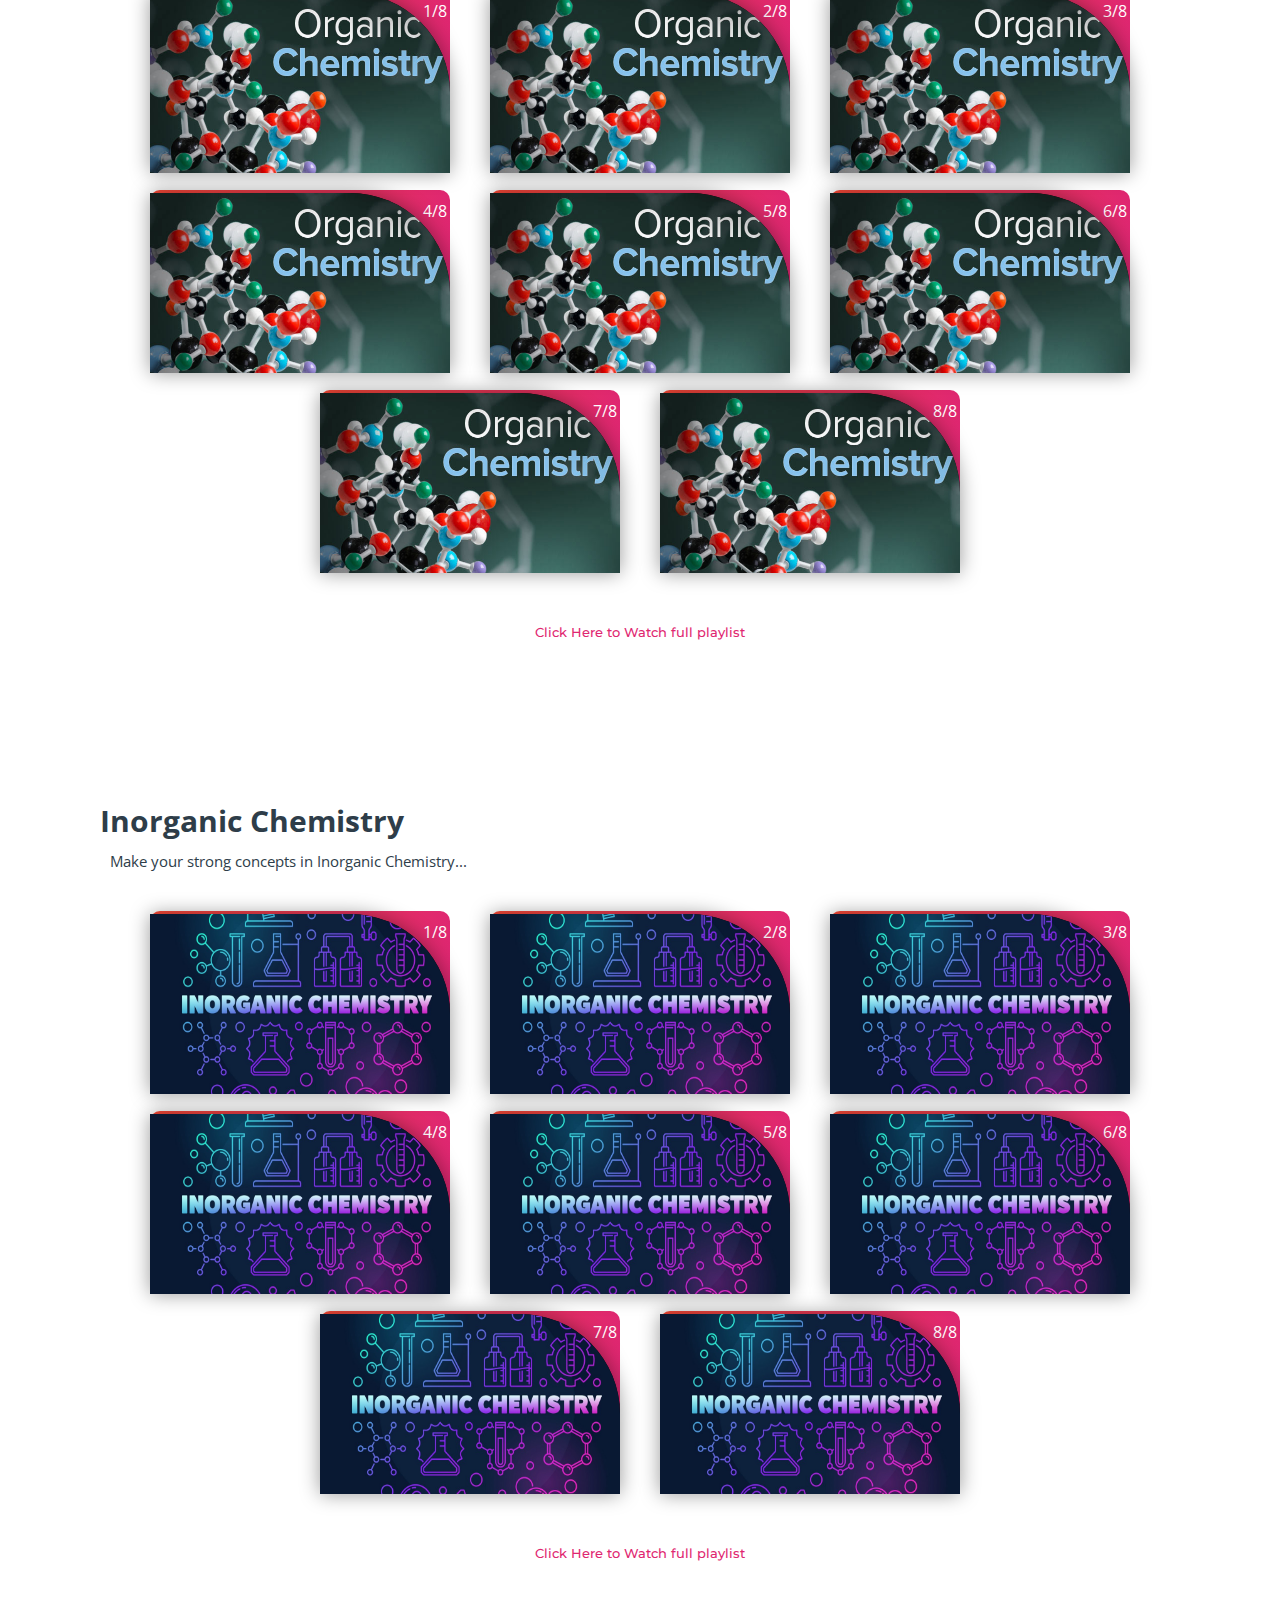
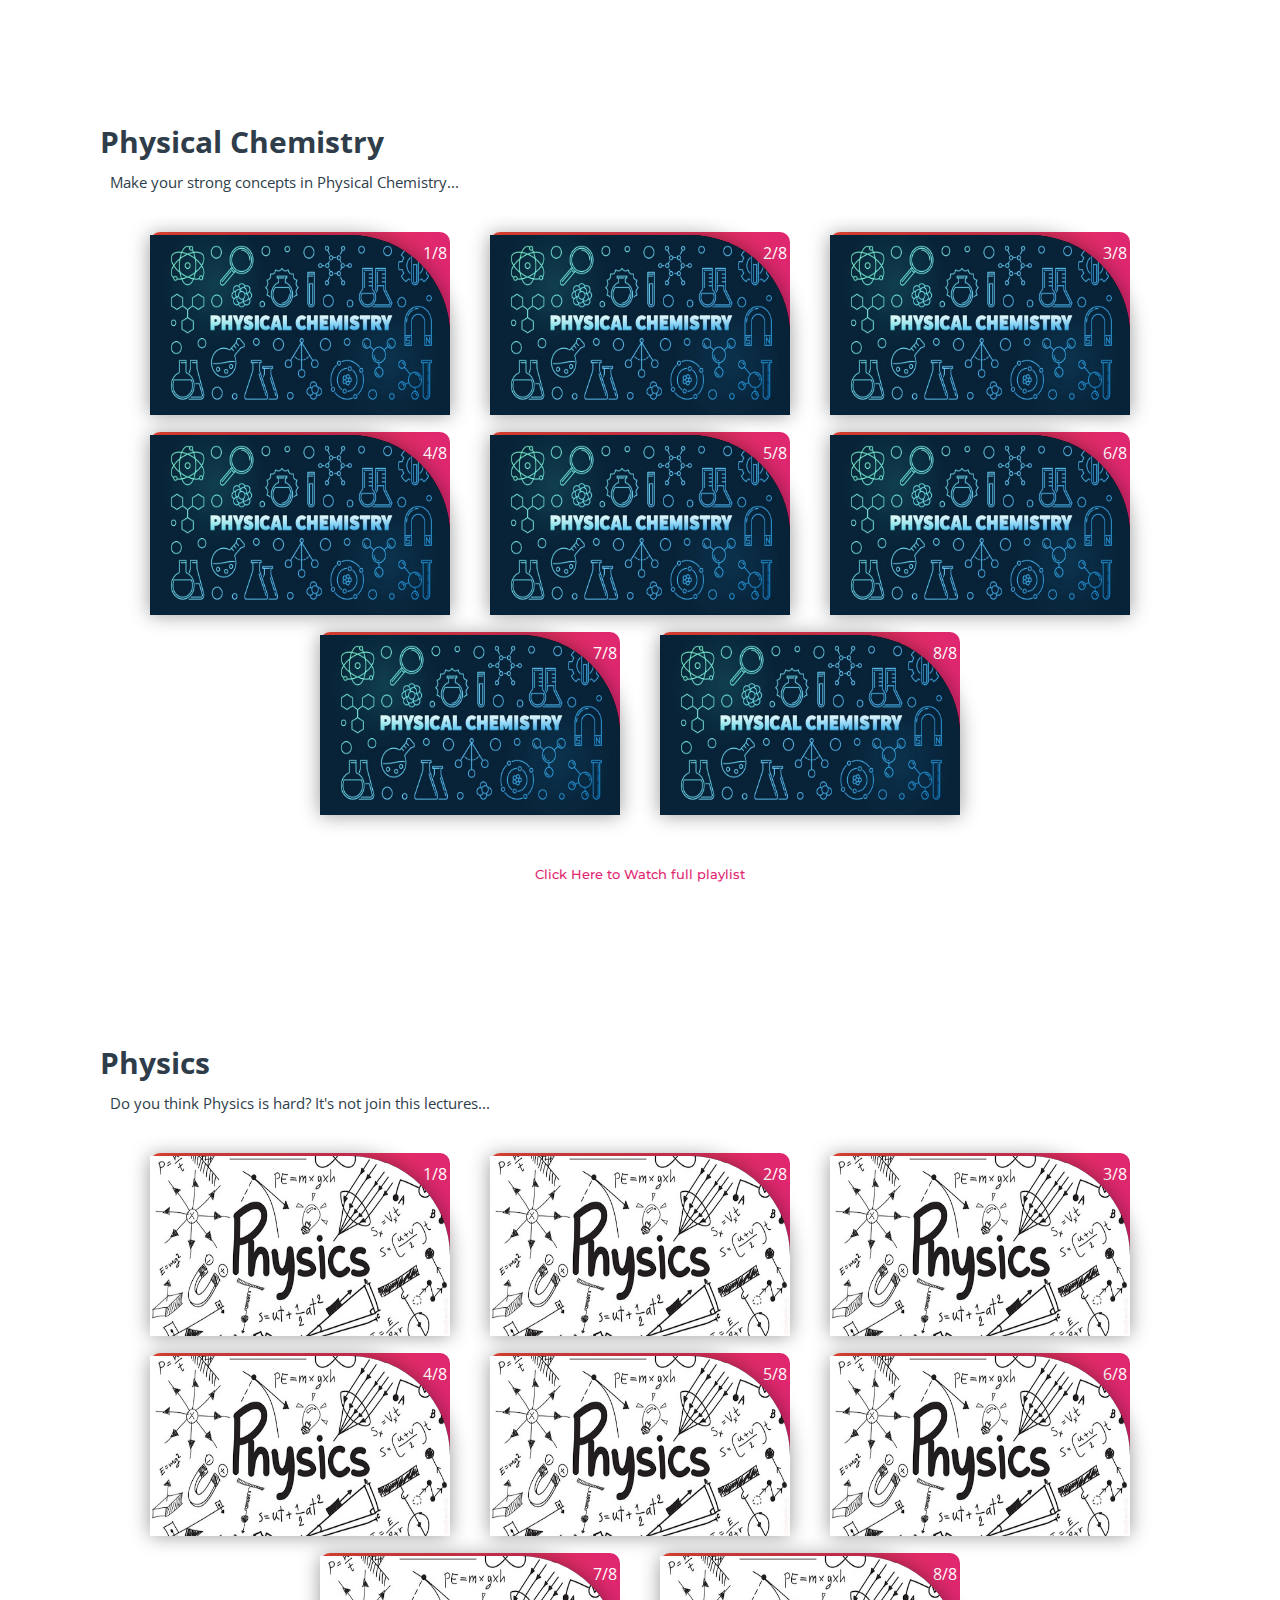
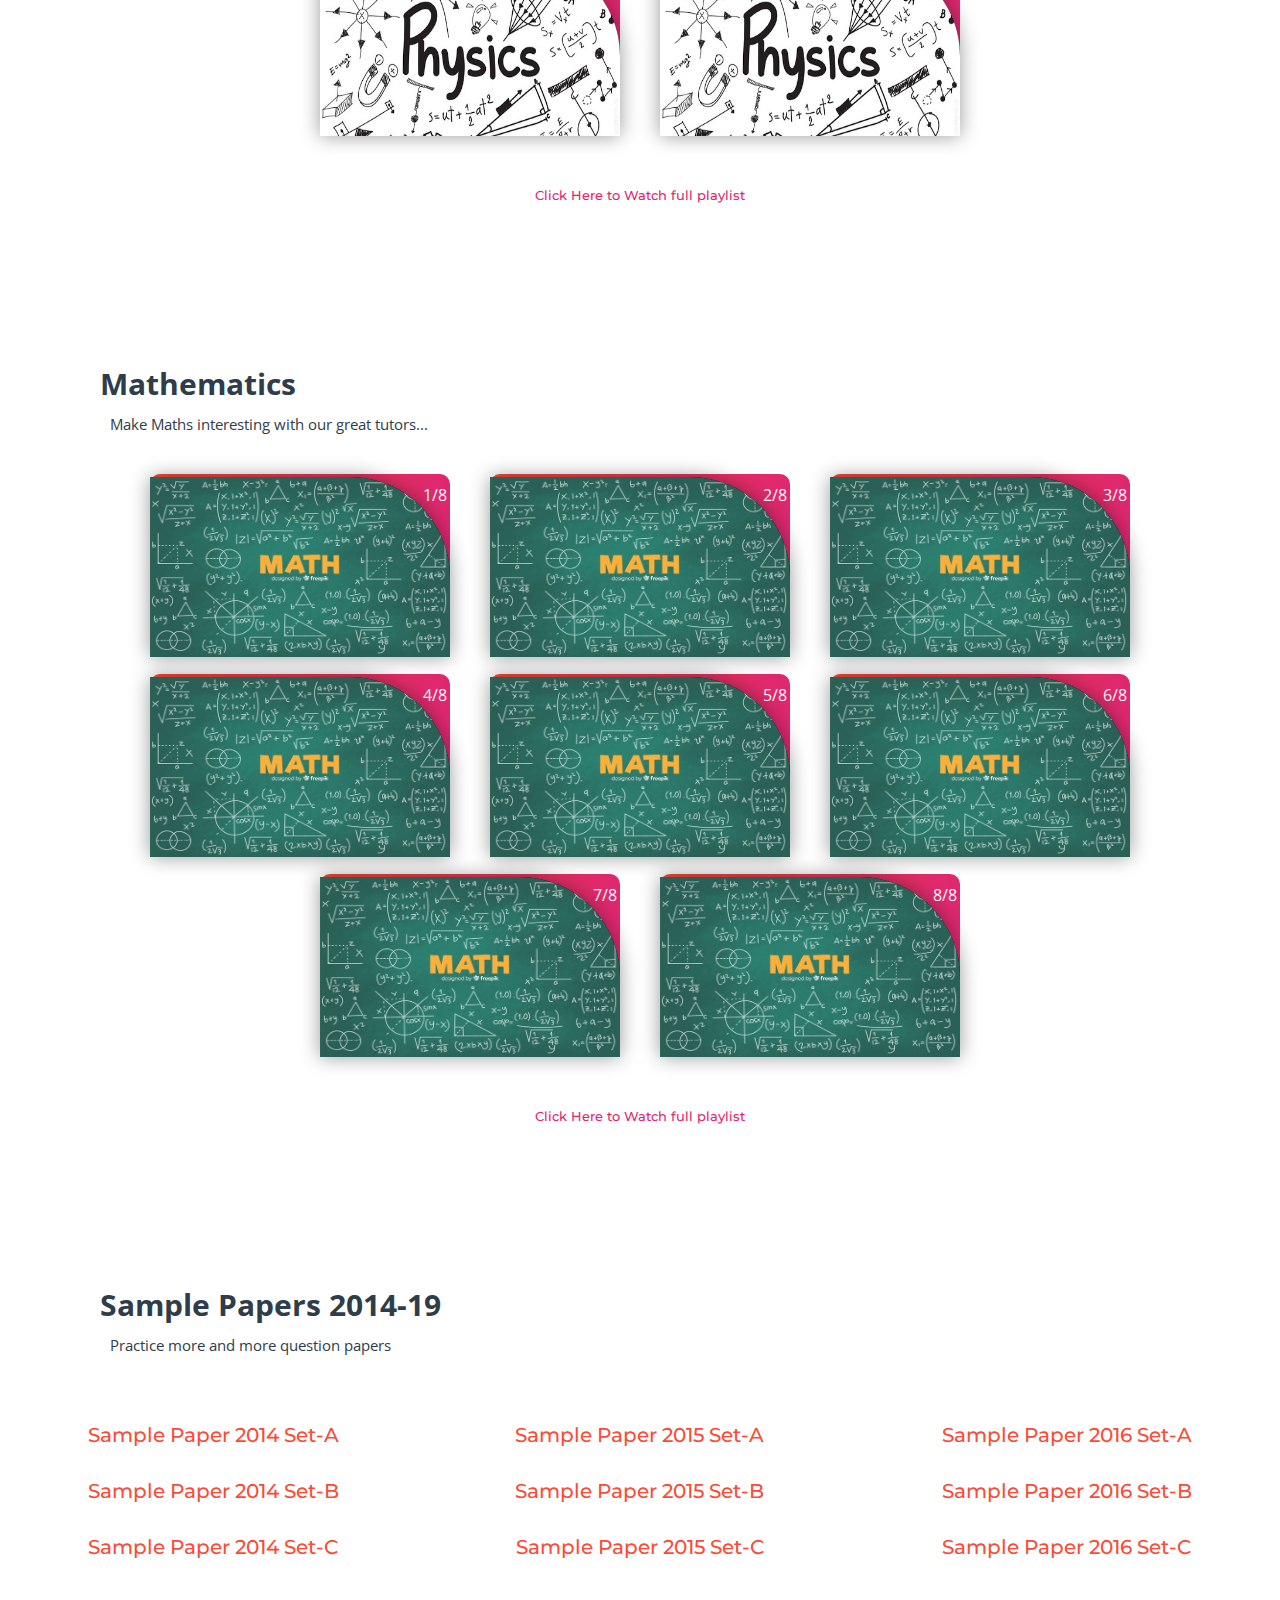
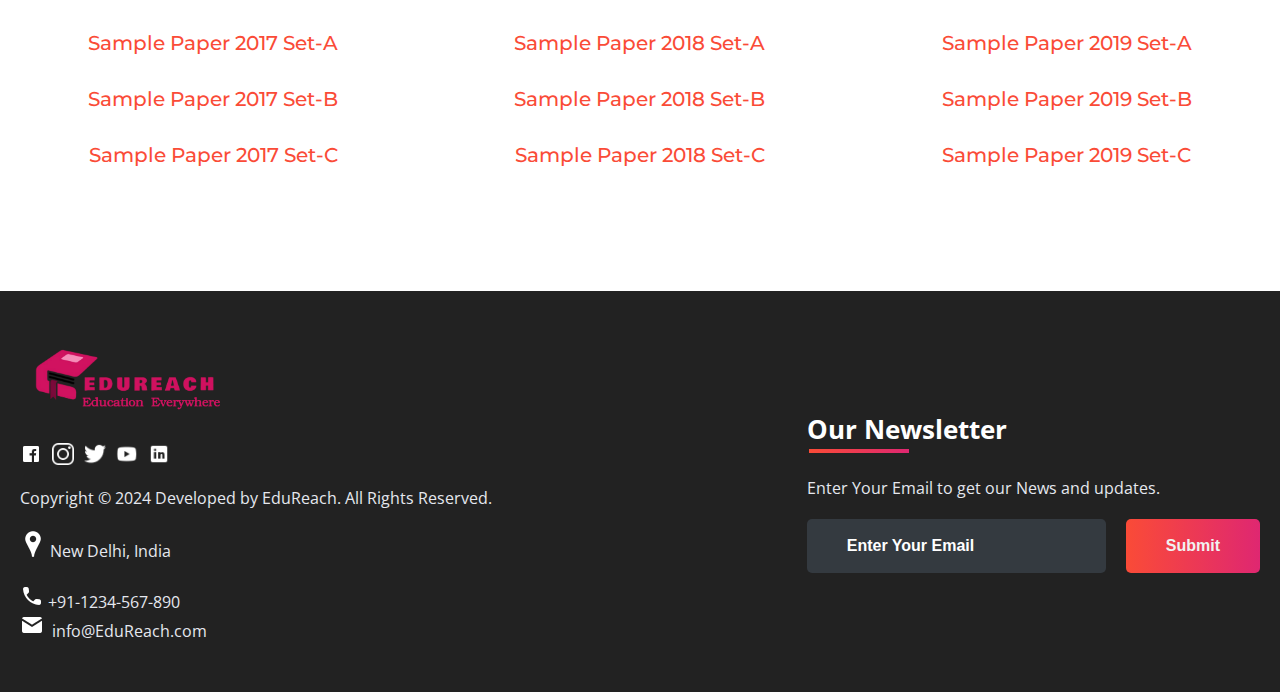
<file: subjects/jee.html>
<!DOCTYPE html>
<html>
<head>
	<link rel="shortcut icon" type="png" href="../images/icon/favicon.png">
	<title>Prepare for JEE Mains & Advanced</title>
	<link rel="stylesheet" type="text/css" href="subjects.css">
	<script type="text/javascript" src="../script.js"></script>
</head>
<body>

	<!-- NAVIGATION -->
	<header>
		<div class="nav" id="nav">
			<div id="EduReach-logo">
			<a href="../index.html"><img src="../images/icon/logo.png" style="width: 120px;"></a></div>
			<div class="switch-tab" id="switch-tab" onclick="switchTAB()"><img src="../images/icon/menu.png"></div>
			<ul id="list-switch">
				<li><a href="#"><img src="../images/courses/d1.png" class="icon">JEE</a></li>
				<li><a href="gate.html"><img src="../images/courses/paper.png" class="icon">GATE</a></li>
				<li><a href="computer_courses.html"><img src="../images/courses/computer.png" class="icon">Computer Courses</a></li>
				<li><a href="computer_courses.html#data"><img src="../images/courses/data.png" class="icon">Data Structures</a></li>
				<li><a href="computer_courses.html#algo"><img src="../images/courses/algo.png" class="icon">Algorithm</a></li>
				<li><a href="computer_courses.html#projects"><img src="../images/courses/projects.png" class="icon">Projects</a></li>
			</ul>
			<div class="search" id="search-switch">
				<input type="text" placeholder="Search" class="srch"><button id="srchbtn"><img src="../images/icon/search.png"></button>
			</div>
		</div>
	</header>

	<div class="title">
		<span>Prepare for JEE Mains & Advanced<br>on EduReach</span>
		<div class="shortdesc">
			<p>Learn your basic concepts to prepare for a career in<br>Engineering and Medical fields</p>
		</div>
	</div>

<!-- Quick Links -->
	<div class="course">
		<div class="cbox">
		<div class="det"><a href="https://en.wikipedia.org/wiki/Projectile" target="_blank">Projectile</a></div>
		<div class="det"><a href="https://en.wikipedia.org/wiki/Snell%27s_law" target="_blank">Snell's Law</a></div>
		<div class="det"><a href="https://en.wikipedia.org/wiki/Light" target="_blank">Light</a></div>
		<div class="det"><a href="https://en.wikipedia.org/wiki/Maxwell%27s_equations" target="_blank">Maxwell Equations</a></div>
		<div class="det"><a href="https://en.wikipedia.org/wiki/Laser" target="_blank">LASER</a></div>
		<div class="det"><a href="https://en.wikipedia.org/wiki/Gravity" target="_blank">Gravitation</a></div>
		<div class="det"><a href="https://en.wikipedia.org/wiki/Inertia" target="_blank">Inertia</a></div>
		<div class="det"><a href="https://en.wikipedia.org/wiki/Current" target="_blank">Current</a></div>
		</div>
		<div class="cbox">
		<div class="det"><a href="#organic">Organic Chemistry</a></div>
		<div class="det"><a href="https://en.wikipedia.org/wiki/Thermodynamics" target="_blank">Thermodynamics</a></div>
		<div class="det"><a href="https://en.wikipedia.org/wiki/Chemical_process" target="_blank">Chemical Process</a></div>
		<div class="det"><a href="#physical">Physical Chemistry</a></div>
		<div class="det"><a href="#inorganic">Inorganic Chemistry</a></div>
		<div class="det"><a href="https://en.wikipedia.org/wiki/Periodic_table" target="_blank">Periodic Table</a></div>
		<div class="det"><a href="https://en.wikipedia.org/wiki/Equilibrium" target="_blank">Equilibrium</a></div>
		</div>
		<div class="cbox">
		<div class="det"><a href="#math">Differential</a></div>
		<div class="det"><a href="#math">Calculus</a></div>
		<div class="det"><a href="#math">Algebra</a></div>
		<div class="det"><a href="#math">Trigonometry</a></div>
		<div class="det"><a href="#math">Integration</a></div>
		<div class="det"><a href="#math">Matrices</a></div>
		<div class="det"><a href="#math">Determinants</a></div>
		<div class="det"><a href="#math">Differentiation</a></div>
		</div>
	</div>

	<div class="inbt">
		Accelerate your career with JEE Main & Advanced programs
	</div>

<!-- COURSES AVAILABLE -->
	<div class="ccard">
	<center>
		<div class="ccardbox">
			<div class="dcard">
				<div class="fpart"><img src="../images/courses/organic.jpg"></div>
				<a href="#organic"><div class="spart">2 Courses <img src="../images/icon/dropdown.png"></div></a>
			</div>
			<div class="dcard">
				<div class="fpart"><img src="../images/courses/inorganic.jpg"></div>
				<a href="#inorganic"><div class="spart">5 Courses <img src="../images/icon/dropdown.png"></div></a>
			</div>
			<div class="dcard">
				<div class="fpart"><img src="../images/courses/physical.jpg"></div>
				<a href="#physical"><div class="spart">3 Courses <img src="../images/icon/dropdown.png"></div></a>
			</div>
		</div>
		<div class="ccardbox">
			<div class="dcard">
				<div class="fpart"><img src="../images/courses/physics.jpg"></div>
				<a href="#physics"><div class="spart">6 Courses <img src="../images/icon/dropdown.png"></div></a>
			</div>
			<div class="dcard">
				<div class="fpart"><img src="../images/courses/math.jpg"></div>
				<a href="#math"><div class="spart">2 Courses <img src="../images/icon/dropdown.png"></div></a>
			</div>
			<div class="dcard">
				<div class="fpart"><img src="../images/courses/paper-download.png"></div>
				<a href="#sample_papers"><div class="spart">1 Courses <img src="../images/icon/dropdown.png"></div></a>
			</div>
		</div>
	</center>
	</div>

<!-- VIDEOS SECTION -->
	<div class="title2" id="organic">
		<span>Organic Chemistry</span>
		<div class="shortdesc2">
			<p>Make strong concepts in Organic Chemistry with great tutors...</p>
		</div>
	</div>
	
	<center>
		<div class="ccardbox2">
			<div class="dcard2"><span class="tag" >1/8</span>
				<div class="fpart2"><img src="../images/courses/organic.jpg">
					<iframe src="https://www.youtube.com/embed/bSMx0NS0XfY" frameborder="0" allow="accelerometer; autoplay; encrypted-media; gyroscope; picture-in-picture" allowfullscreen></iframe>
				</div>
			</div>
			<div class="dcard2"><span class="tag" >2/8</span>
				<div class="fpart2"><img src="../images/courses/organic.jpg">
					<iframe src="https://www.youtube.com/embed/bSMx0NS0XfY" frameborder="0" allow="accelerometer; autoplay; encrypted-media; gyroscope; picture-in-picture" allowfullscreen></iframe>
				</div>
			</div>
			<div class="dcard2"><span class="tag" >3/8</span>
				<div class="fpart2"><img src="../images/courses/organic.jpg">
					<iframe src="https://www.youtube.com/embed/bSMx0NS0XfY" frameborder="0" allow="accelerometer; autoplay; encrypted-media; gyroscope; picture-in-picture" allowfullscreen></iframe>
				</div>
			</div>
			<div class="dcard2"><span class="tag" >4/8</span>
				<div class="fpart2"><img src="../images/courses/organic.jpg">
					<iframe src="https://www.youtube.com/embed/bSMx0NS0XfY" frameborder="0" allow="accelerometer; autoplay; encrypted-media; gyroscope; picture-in-picture" allowfullscreen></iframe>
				</div>
			</div>
		
			<div class="dcard2"><span class="tag" >5/8</span>
				<div class="fpart2"><img src="../images/courses/organic.jpg">
					<iframe src="https://www.youtube.com/embed/bSMx0NS0XfY" frameborder="0" allow="accelerometer; autoplay; encrypted-media; gyroscope; picture-in-picture" allowfullscreen></iframe>
				</div>
			</div>
			<div class="dcard2"><span class="tag" >6/8</span>
				<div class="fpart2"><img src="../images/courses/organic.jpg">
					<iframe src="https://www.youtube.com/embed/bSMx0NS0XfY" frameborder="0" allow="accelerometer; autoplay; encrypted-media; gyroscope; picture-in-picture" allowfullscreen></iframe>
				</div>
			</div>
			<div class="dcard2"><span class="tag" >7/8</span>
				<div class="fpart2"><img src="../images/courses/organic.jpg">
					<iframe src="https://www.youtube.com/embed/bSMx0NS0XfY" frameborder="0" allow="accelerometer; autoplay; encrypted-media; gyroscope; picture-in-picture" allowfullscreen></iframe>
				</div>
			</div>
			<div class="dcard2"><span class="tag" >8/8</span>
				<div class="fpart2"><img src="../images/courses/organic.jpg">
					<iframe src="https://www.youtube.com/embed/bSMx0NS0XfY" frameborder="0" allow="accelerometer; autoplay; encrypted-media; gyroscope; picture-in-picture" allowfullscreen></iframe>
				</div>
			</div>
		</div>
	</center>

<br><br>
	<div class="click-me">
		<a href="https://www.youtube.com/watch?v=bSMx0NS0XfY&list=PL8dPuuaLjXtONguuhLdVmq0HTKS0jksS4" target="_blank">Click Here to Watch full playlist</a>
	</div>

<!-- VIDEOS SECTION -->

	<div class="title2" id="inorganic">
		<span>Inorganic Chemistry</span>
		<div class="shortdesc2">
			<p>Make your strong concepts in Inorganic Chemistry...</p>
		</div>
	</div>
	<center>
		<div class="ccardbox2">
			<div class="dcard2"><span class="tag" >1/8</span>
				<div class="fpart2"><img src="../images/courses/inorganic.jpg">
					<iframe src="https://www.youtube.com/embed/2B8CRyfGLo4" frameborder="0" allow="accelerometer; autoplay; encrypted-media; gyroscope; picture-in-picture" allowfullscreen></iframe>
				</div>
			</div>
			<div class="dcard2"><span class="tag" >2/8</span>
				<div class="fpart2"><img src="../images/courses/inorganic.jpg">
					<iframe src="https://www.youtube.com/embed/2B8CRyfGLo4" frameborder="0" allow="accelerometer; autoplay; encrypted-media; gyroscope; picture-in-picture" allowfullscreen></iframe>
				</div>
			</div>
			<div class="dcard2"><span class="tag" >3/8</span>
				<div class="fpart2"><img src="../images/courses/inorganic.jpg">
					<iframe src="https://www.youtube.com/embed/2B8CRyfGLo4" frameborder="0" allow="accelerometer; autoplay; encrypted-media; gyroscope; picture-in-picture" allowfullscreen></iframe>
				</div>
			</div>
			<div class="dcard2"><span class="tag" >4/8</span>
				<div class="fpart2"><img src="../images/courses/inorganic.jpg">
					<iframe src="https://www.youtube.com/embed/2B8CRyfGLo4" frameborder="0" allow="accelerometer; autoplay; encrypted-media; gyroscope; picture-in-picture" allowfullscreen></iframe>
				</div>
			</div>
		
			<div class="dcard2"><span class="tag" >5/8</span>
				<div class="fpart2"><img src="../images/courses/inorganic.jpg">
					<iframe src="https://www.youtube.com/embed/2B8CRyfGLo4" frameborder="0" allow="accelerometer; autoplay; encrypted-media; gyroscope; picture-in-picture" allowfullscreen></iframe>
				</div>
			</div>
			<div class="dcard2"><span class="tag" >6/8</span>
				<div class="fpart2"><img src="../images/courses/inorganic.jpg">
					<iframe src="https://www.youtube.com/embed/2B8CRyfGLo4" frameborder="0" allow="accelerometer; autoplay; encrypted-media; gyroscope; picture-in-picture" allowfullscreen></iframe>
				</div>
			</div>
			<div class="dcard2"><span class="tag" >7/8</span>
				<div class="fpart2"><img src="../images/courses/inorganic.jpg">
					<iframe src="https://www.youtube.com/embed/2B8CRyfGLo4" frameborder="0" allow="accelerometer; autoplay; encrypted-media; gyroscope; picture-in-picture" allowfullscreen></iframe>
				</div>
			</div>
			<div class="dcard2"><span class="tag" >8/8</span>
				<div class="fpart2"><img src="../images/courses/inorganic.jpg">
					<iframe src="https://www.youtube.com/embed/Iuo9PpGE04Y" frameborder="0" allow="accelerometer; autoplay; encrypted-media; gyroscope; picture-in-picture" allowfullscreen></iframe>
				</div>
			</div>
		</div>
	</center>
<br><br>
	<div class="click-me">
		<a href="https://www.youtube.com/watch?v=2B8CRyfGLo4" target="_blank">Click Here to Watch full playlist</a>
	</div>

<!-- VIDEOS SECTION -->

	<div class="title2" id="physical">
		<span>Physical Chemistry</span>
		<div class="shortdesc2">
			<p>Make your strong concepts in Physical Chemistry...</p>
		</div>
	</div>
	<center>
		<div class="ccardbox2">
			<div class="dcard2"><span class="tag" >1/8</span>
				<div class="fpart2"><img src="../images/courses/physical.jpg">
					<iframe src="https://www.youtube.com/embed/2y4cf47I21A" frameborder="0" allow="accelerometer; autoplay; encrypted-media; gyroscope; picture-in-picture" allowfullscreen></iframe>
				</div>
			</div>
			<div class="dcard2"><span class="tag" >2/8</span>
				<div class="fpart2"><img src="../images/courses/physical.jpg">
					<iframe src="https://www.youtube.com/embed/2y4cf47I21A" frameborder="0" allow="accelerometer; autoplay; encrypted-media; gyroscope; picture-in-picture" allowfullscreen></iframe>
				</div>
			</div>
			<div class="dcard2"><span class="tag" >3/8</span>
				<div class="fpart2"><img src="../images/courses/physical.jpg">
					<iframe src="https://www.youtube.com/embed/2y4cf47I21A" frameborder="0" allow="accelerometer; autoplay; encrypted-media; gyroscope; picture-in-picture" allowfullscreen></iframe>
				</div>
			</div>
			<div class="dcard2"><span class="tag" >4/8</span>
				<div class="fpart2"><img src="../images/courses/physical.jpg">
					<iframe src="https://www.youtube.com/embed/2y4cf47I21A" frameborder="0" allow="accelerometer; autoplay; encrypted-media; gyroscope; picture-in-picture" allowfullscreen></iframe>
				</div>
			</div>
		
			<div class="dcard2"><span class="tag" >5/8</span>
				<div class="fpart2"><img src="../images/courses/physical.jpg">
					<iframe src="https://www.youtube.com/embed/2y4cf47I21A" frameborder="0" allow="accelerometer; autoplay; encrypted-media; gyroscope; picture-in-picture" allowfullscreen></iframe>
				</div>
			</div>
			<div class="dcard2"><span class="tag" >6/8</span>
				<div class="fpart2"><img src="../images/courses/physical.jpg">
					<iframe src="https://www.youtube.com/embed/2y4cf47I21A" frameborder="0" allow="accelerometer; autoplay; encrypted-media; gyroscope; picture-in-picture" allowfullscreen></iframe>
				</div>
			</div>
			<div class="dcard2"><span class="tag" >7/8</span>
				<div class="fpart2"><img src="../images/courses/physical.jpg">
					<iframe src="https://www.youtube.com/embed/2y4cf47I21A" frameborder="0" allow="accelerometer; autoplay; encrypted-media; gyroscope; picture-in-picture" allowfullscreen></iframe>
				</div>
			</div>
			<div class="dcard2"><span class="tag" >8/8</span>
				<div class="fpart2"><img src="../images/courses/physical.jpg">
					<iframe src="https://www.youtube.com/embed/2y4cf47I21A" frameborder="0" allow="accelerometer; autoplay; encrypted-media; gyroscope; picture-in-picture" allowfullscreen></iframe>
				</div>
			</div>
		</div>
	</center>
<br><br>
	<div class="click-me">
		<a href="https://youtu.be/2y4cf47I21A" target="_blank">Click Here to Watch full playlist</a>
	</div>


<!-- VIDEOS SECTION -->

	<div class="title2" id="physics">
		<span>Physics</span>
		<div class="shortdesc2">
			<p>Do you think Physics is hard? It's not join this lectures...</p>
		</div>
	</div>
	<center>
		<div class="ccardbox2">
			<div class="dcard2"><span class="tag" >1/8</span>
				<div class="fpart2"><img src="../images/courses/physics.jpg">
					<iframe src="https://www.youtube.com/embed/FYE0YYuAyu0" frameborder="0" allow="accelerometer; autoplay; encrypted-media; gyroscope; picture-in-picture" allowfullscreen></iframe>
				</div>
			</div>
			<div class="dcard2"><span class="tag" >2/8</span>
				<div class="fpart2"><img src="../images/courses/physics.jpg">
					<iframe src="https://www.youtube.com/embed/FYE0YYuAyu0" frameborder="0" allow="accelerometer; autoplay; encrypted-media; gyroscope; picture-in-picture" allowfullscreen></iframe>
				</div>
			</div>
			<div class="dcard2"><span class="tag" >3/8</span>
				<div class="fpart2"><img src="../images/courses/physics.jpg">
					<iframe src="https://www.youtube.com/embed/FYE0YYuAyu0" frameborder="0" allow="accelerometer; autoplay; encrypted-media; gyroscope; picture-in-picture" allowfullscreen></iframe>
				</div>
			</div>
			<div class="dcard2"><span class="tag" >4/8</span>
				<div class="fpart2"><img src="../images/courses/physics.jpg">
					<iframe src="https://www.youtube.com/embed/FYE0YYuAyu0" frameborder="0" allow="accelerometer; autoplay; encrypted-media; gyroscope; picture-in-picture" allowfullscreen></iframe>
				</div>
			</div>
		
			<div class="dcard2"><span class="tag" >5/8</span>
				<div class="fpart2"><img src="../images/courses/physics.jpg">
					<iframe src="https://www.youtube.com/embed/FYE0YYuAyu0" frameborder="0" allow="accelerometer; autoplay; encrypted-media; gyroscope; picture-in-picture" allowfullscreen></iframe>
				</div>
			</div>
			<div class="dcard2"><span class="tag" >6/8</span>
				<div class="fpart2"><img src="../images/courses/physics.jpg">
					<iframe src="https://www.youtube.com/embed/FYE0YYuAyu0" frameborder="0" allow="accelerometer; autoplay; encrypted-media; gyroscope; picture-in-picture" allowfullscreen></iframe>
				</div>
			</div>
			<div class="dcard2"><span class="tag" >7/8</span>
				<div class="fpart2"><img src="../images/courses/physics.jpg">
					<iframe src="https://www.youtube.com/embed/FYE0YYuAyu0" frameborder="0" allow="accelerometer; autoplay; encrypted-media; gyroscope; picture-in-picture" allowfullscreen></iframe>
				</div>
			</div>
			<div class="dcard2"><span class="tag" >8/8</span>
				<div class="fpart2"><img src="../images/courses/physics.jpg">
					<iframe src="https://www.youtube.com/embed/FYE0YYuAyu0" frameborder="0" allow="accelerometer; autoplay; encrypted-media; gyroscope; picture-in-picture" allowfullscreen></iframe>
				</div>
			</div>
		</div>
	</center>
<br><br>
	<div class="click-me">
		<a href="https://youtu.be/FYE0YYuAyu0" target="_blank">Click Here to Watch full playlist</a>
	</div>

<!-- VIDEOS SECTION -->

	<div class="title2" id="math">
		<span>Mathematics</span>
		<div class="shortdesc2">
			<p>Make Maths interesting with our great tutors...</p>
		</div>
	</div>
	<center>
		<div class="ccardbox2">
			<div class="dcard2"><span class="tag" >1/8</span>
				<div class="fpart2"><img src="../images/courses/math.jpg">
					<iframe src="https://www.youtube.com/embed/xxGyTHWrHZg" frameborder="0" allow="accelerometer; autoplay; encrypted-media; gyroscope; picture-in-picture" allowfullscreen></iframe>
				</div>
			</div>
			<div class="dcard2"><span class="tag" >2/8</span>
				<div class="fpart2"><img src="../images/courses/math.jpg">
					<iframe src="https://www.youtube.com/embed/xxGyTHWrHZg" frameborder="0" allow="accelerometer; autoplay; encrypted-media; gyroscope; picture-in-picture" allowfullscreen></iframe>
				</div>
			</div>
			<div class="dcard2"><span class="tag" >3/8</span>
				<div class="fpart2"><img src="../images/courses/math.jpg">
					<iframe src="https://www.youtube.com/embed/xxGyTHWrHZg" frameborder="0" allow="accelerometer; autoplay; encrypted-media; gyroscope; picture-in-picture" allowfullscreen></iframe>
				</div>
			</div>
			<div class="dcard2"><span class="tag" >4/8</span>
				<div class="fpart2"><img src="../images/courses/math.jpg">
					<iframe src="https://www.youtube.com/embed/xxGyTHWrHZg" frameborder="0" allow="accelerometer; autoplay; encrypted-media; gyroscope; picture-in-picture" allowfullscreen></iframe>
				</div>
			</div>
		
			<div class="dcard2"><span class="tag" >5/8</span>
				<div class="fpart2"><img src="../images/courses/math.jpg">
					<iframe src="https://www.youtube.com/embed/xxGyTHWrHZg" frameborder="0" allow="accelerometer; autoplay; encrypted-media; gyroscope; picture-in-picture" allowfullscreen></iframe>
				</div>
			</div>
			<div class="dcard2"><span class="tag" >6/8</span>
				<div class="fpart2"><img src="../images/courses/math.jpg">
					<iframe src="https://www.youtube.com/embed/xxGyTHWrHZg" frameborder="0" allow="accelerometer; autoplay; encrypted-media; gyroscope; picture-in-picture" allowfullscreen></iframe>
				</div>
			</div>
			<div class="dcard2"><span class="tag" >7/8</span>
				<div class="fpart2"><img src="../images/courses/math.jpg">
					<iframe src="https://www.youtube.com/embed/xxGyTHWrHZg" frameborder="0" allow="accelerometer; autoplay; encrypted-media; gyroscope; picture-in-picture" allowfullscreen></iframe>
				</div>
			</div>
			<div class="dcard2"><span class="tag" >8/8</span>
				<div class="fpart2"><img src="../images/courses/math.jpg">
					<iframe src="https://www.youtube.com/embed/xxGyTHWrHZg" frameborder="0" allow="accelerometer; autoplay; encrypted-media; gyroscope; picture-in-picture" allowfullscreen></iframe>
				</div>
			</div>
		</div>
	</center>

<br><br>
	<div class="click-me">
		<a href="https://youtu.be/xxGyTHWrHZg" target="_blank">Click Here to Watch full playlist</a>
	</div>


<!-- SAMPLE PAPERS -->
	<div class="title2" id="sample_papers">
		<span>Sample Papers 2014-19</span>
		<div class="shortdesc2">
			<p>Practice more and more question papers</p>
		</div>
	</div>

	<div class="sample">
		<ul>
			<li><a href="../samplePapers/p1.pdf" target="_blank">Sample Paper 2014 Set-A</a></li>
			<li><a href="../samplePapers/p1.pdf" target="_blank">Sample Paper 2014 Set-B</a></li>
			<li><a href="../samplePapers/p1.pdf" target="_blank">Sample Paper 2014 Set-C</a></li>
		</ul>
		<ul>
			<li><a href="../samplePapers/p1.pdf" target="_blank">Sample Paper 2015 Set-A</a></li>
			<li><a href="../samplePapers/p1.pdf" target="_blank">Sample Paper 2015 Set-B</a></li>
			<li><a href="../samplePapers/p1.pdf" target="_blank">Sample Paper 2015 Set-C</a></li>
		</ul>
		<ul>
			<li><a href="../samplePapers/p1.pdf" target="_blank">Sample Paper 2016 Set-A</a></li>
			<li><a href="../samplePapers/p1.pdf" target="_blank">Sample Paper 2016 Set-B</a></li>
			<li><a href="../samplePapers/p1.pdf" target="_blank">Sample Paper 2016 Set-C</a></li>
		</ul>
	</div>
	<div class="sample lastSample">
		<ul>
			<li><a href="../samplePapers/p1.pdf" target="_blank">Sample Paper 2017 Set-A</a></li>
			<li><a href="../samplePapers/p1.pdf" target="_blank">Sample Paper 2017 Set-B</a></li>
			<li><a href="../samplePapers/p1.pdf" target="_blank">Sample Paper 2017 Set-C</a></li>
		</ul>
		<ul>
			<li><a href="../samplePapers/p1.pdf" target="_blank">Sample Paper 2018 Set-A</a></li>
			<li><a href="../samplePapers/p1.pdf" target="_blank">Sample Paper 2018 Set-B</a></li>
			<li><a href="../samplePapers/p1.pdf" target="_blank">Sample Paper 2018 Set-C</a></li>
		</ul>
		<ul>
			<li><a href="../samplePapers/p1.pdf" target="_blank">Sample Paper 2019 Set-A</a></li>
			<li><a href="../samplePapers/p1.pdf" target="_blank">Sample Paper 2019 Set-B</a></li>
			<li><a href="../samplePapers/p1.pdf" target="_blank">Sample Paper 2019 Set-C</a></li>
		</ul>
	</div>

<!-- FOOTER -->
<footer>
	<div class="footer-container">
		<div class="left-col">
			<img src="../images/icon/logo - Copy.png" style="width: 200px;">
			<div class="logo"></div>
			<div class="social-media">
				<a href="#"><img src="../images/icon\fb.png"></a>
				<a href="#"><img src="../images/icon\insta.png"></a>
				<a href="#"><img src="../images/icon\tt.png"></a>
				<a href="#"><img src="../images/icon\ytube.png"></a>
				<a href="#"><img src="../images/icon\linkedin.png"></a>
			</div><br><br>
			<p class="rights-text">Copyright © 2024 Developed by EduReach. All Rights Reserved.</p>
			<br><p><img src="../images/icon/location.png">  New Delhi, India<br> </p><br>
			<p><img src="../images/icon/phone.png"> +91-1234-567-890<br><img src="../images/icon/mail.png">&nbsp; info@EduReach.com</p>
		</div>
		<div class="right-col">
			<h1 style="color: #fff">Our Newsletter</h1>
			<div class="border"></div><br>
			<p>Enter Your Email to get our News and updates.</p>
			<form class="newsletter-form">
				<input class="txtb" type="email" placeholder="Enter Your Email">
				<input class="btn" type="submit" value="Submit">
			</form>
		</div>
	</div>
</footer>

</body>
</html>
</file>
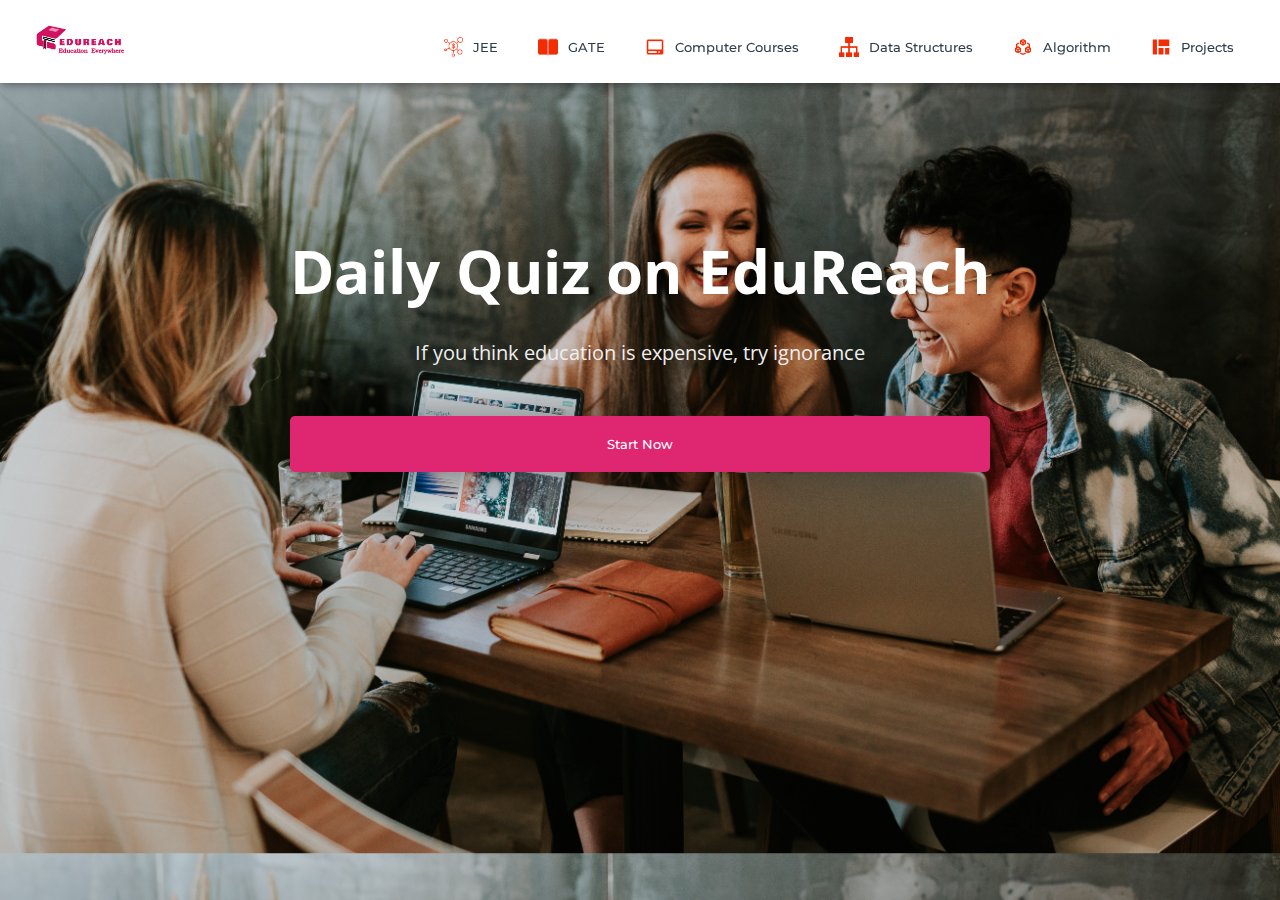
<file: subjects/quiz.html>
<!DOCTYPE html>
<html>
<head>
	<link rel="shortcut icon" type="png" href="../images/icon/favicon.png">
	<title>Quiz on EduReach</title>
	<link rel="stylesheet" type="text/css" href="quizStyle.css">
	<script type="text/javascript" src="../script.js"></script>
</head>
<body>
	
<!-- NAVIGATION -->
	<header>
		<div class="nav" id="nav">
			<div id="EduReach-logo">
			<a href="../index.html"><img src="../images/icon/logo.png" style="width: 120px;"></a></div>
			<div class="switch-tab" id="switch-tab" onclick="switchTAB()"><img src="../images/icon/menu.png"></div>
			<ul id="list-switch">
				<li><a href="jee.html"><img src="../images/courses/d1.png" class="icon">JEE</a></li>
				<li><a href="gate.html"><img src="../images/courses/paper.png" class="icon">GATE</a></li>
				<li><a href="computer_courses.html"><img src="../images/courses/computer.png" class="icon">Computer Courses</a></li>
				<li><a href="computer_courses.html#data"><img src="../images/courses/data.png" class="icon">Data Structures</a></li>
				<li><a href="computer_courses.html#algo"><img src="../images/courses/algo.png" class="icon">Algorithm</a></li>
				<li><a href="computer_courses.html#projects"><img src="../images/courses/projects.png" class="icon">Projects</a></li>
			</ul>
			<div class="search" id="search-switch">
				<input type="search" placeholder="Search" class="srch"><button id="srchbtn"><img src="../images/icon/search.png"></button>
			</div>
		</div>
	</header>
	

<!-- MAIN Heading of Page -->
	<div class="title" id="title">
		<span>Daily Quiz on EduReach</span>
		<div class="shortdesc"><br>
			<p>If you think education is expensive, try ignorance</p>
		</div>
		<button onclick="startquiz()">Start Now</button>
	</div>


<div class="panel" id="panel">
	
	<div class="left-side" id="left">
		<ul>
			<li onclick="quizt(1)">HOME</li>
			<li onclick="quizt(2)">JEE Mains</li>
			<li onclick="quizt(3)">JEE Advanced</li>
			<li onclick="quizt(4)">GATE</li>
			<li onclick="quizt(5)">C/C++</li>
			<li onclick="quizt(6)">Java</li>
			<li onclick="quizt(7)">Python</li>
			<li onclick="quizt(8)">JavaScript</li>
			<li onclick="quizt(9)">Data Structures</li>
			<li onclick="quizt(10)">Algorithm</li>
			<li onclick="quizt(11)">Interview Questions</li>
		</ul>
	</div>

	<div class="right-side" id="right">
		<div id="quiz-container">
			
			<div id="f1"><div class="quiz-frame main-frame"></div></div>

			<div id="f2"><iframe class="quiz-frame" src="https://docs.google.com/forms/d/e/1FAIpQLSe3hXLPuiQGqj1n3IeeAzM8YLNpgJIIk_zfteoEdWka4X3wxQ/viewform?embedded=true" frameborder="0" marginheight="0" marginwidth="0">Loading…</iframe></div>
			
			<div id="f3"><iframe class="quiz-frame" src="https://docs.google.com/forms/d/e/1FAIpQLSeVTLsd_AqZGpbIMnZRm20OKrjjiYSirWBjfCHpWtAsMQU--g/viewform?embedded=true" frameborder="0" marginheight="0" marginwidth="0">Loading…</iframe></div>
			
			<div id="f4"><iframe class="quiz-frame" src="https://docs.google.com/forms/d/e/1FAIpQLSdjSKZhQp5jqqR34zD_uWMtgXr18F9pdK6YqcafLSP6J7VZjw/viewform?embedded=true" frameborder="0" marginheight="0" marginwidth="0">Loading…</iframe></div>

			<div id="f5"><iframe class="quiz-frame" src="https://docs.google.com/forms/d/e/1FAIpQLSe1xs1-41MAbLN7KkXrJwtGdbl5ydxe_vX_nmFRjf6c0wtYkA/viewform?embedded=true"  frameborder="0" marginheight="0" marginwidth="0">Loading…</iframe></iframe></div>
			
			<div id="f6"><iframe class="quiz-frame" src="https://docs.google.com/forms/d/e/1FAIpQLSdHFDm_BakVxro_zJI78OF2OLJpXgDzzaAVMHD9hptWlXBSpA/viewform?embedded=true" frameborder="0" marginheight="0" marginwidth="0">Loading…</iframe></div>
			
			<div id="f7"><iframe class="quiz-frame" src="https://docs.google.com/forms/d/e/1FAIpQLSdgD7yFEJtqpkImDiLAaQ7w9VcsO688gr1V3Gl7FqwM5yXtWQ/viewform?embedded=true" frameborder="0" marginheight="0" marginwidth="0">Loading…</iframe></div>

			<div id="f8"><iframe class="quiz-frame" src="https://docs.google.com/forms/d/e/1FAIpQLSchDBnai_Aup7YFJQegg4z-qoB338p010VgZRxBYDT17xoRew/viewform?embedded=true" frameborder="0" marginheight="0" marginwidth="0">Loading…</iframe></div>

			<div id="f9"><iframe class="quiz-frame" src="https://docs.google.com/forms/d/e/1FAIpQLSfY5oIAz4R9Ty-LBpx7h4th6OJ0-RkrxIlLslRV4NjwwW8_uw/viewform?embedded=true" frameborder="0" marginheight="0" marginwidth="0">Loading…</iframe></div>
			
			<div id="f10"><iframe class="quiz-frame" src="https://docs.google.com/forms/d/e/1FAIpQLSflwS89sG7H98J9vFgFqJgsKaZ5gpq3yUlOiW3up7RQQ-qRnw/viewform?embedded=true" frameborder="0" marginheight="0" marginwidth="0">Loading…</iframe></div>

			<div id="f11"><iframe class="quiz-frame" src="https://docs.google.com/forms/d/e/1FAIpQLSe_aS8-CMNFdUzI1UE73zahC2bmMwJkmB6FJXPIeKbLIBqB4Q/viewform?embedded=true" frameborder="0" marginheiclass="quiz-frame" ght="0" marginwidth="0">Loading…</iframe></div>

		</div>
	</div>

</div>

	<script type="text/javascript" src="../script.js"></script>
</body>
</html>
</file>
<file: style.css>
@import url('https://fonts.googleapis.com/css?family=Montserrat:500&display=swap');
@import url('https://fonts.googleapis.com/css?family=Dancing+Script&display=swap');
@import url('https://fonts.googleapis.com/css?family=Open+Sans&display=swap');

* {
	box-sizing: border-box;
	margin: 0;
	padding: 0;
}

html {
	scroll-behavior: smooth;
}
body {
	background: #FFF;
	font-family: 'Open Sans', sans-serif;
}

header {
	height: 90vh;
	/* background: #000; */
}
.black {
	box-shadow: 0 2px 10px rgba(0, 0, 0, 0.5);
}
nav {
	padding-top: 20px;
	padding-bottom: 20px;
	top: 0;
	position: fixed;
	display: flex;
	width: 100%;
	z-index: 1000;
	background: #fff;
	justify-content: space-around;
	transition: 1.5s;
	align-items: center;
}
nav ul {
	display: flex;
	align-items: center;
}
nav ul li {
	list-style: none;
	margin: 5px 10px;
}
nav ul li a {
	padding: 2px 10px;
	color: #2e2e2e;
	cursor: pointer;
	transition: .5s;
	text-decoration: none;
}
nav ul li a:hover {
	color: #fff;
	border-radius: 5px;
	background: #DF2771;
}
.active {
	color: #fff;
	border-radius: 5px;
	background: #DF2771;
}
.srch {
	padding: 2px 10px;
	display: flex;
	/* align-items: center; */
	justify-content: center;
	/* background: #0066ff; */
	border: 1px solid;
	border-radius: 20px;
}
.srch img {
	width: 25px;
	cursor: pointer;
}
.srch .search {
	/* padding: 2px 10px; */
	outline: none;
	border: none;
	background: transparent;
}

.get-started {
	margin-left: 50px;
	padding: 5px 20px;
	border: 2px solid #DF2771;
	border-radius: 20px;
	text-decoration: none;
	
	transition: .5s;
	background-color: #DF2771;
	color: #fff;
}
.get-started:hover {
	color: #2e2e2e;
	background: #fff;
}
.logo img{
	width: 120px;
	cursor: pointer;
	transition: all 1s;
}

a, button {
	float: left;
	font-family: "Montserrat", sans-serif;
	font-weight: 500;
	font-size: 15px;
	color: #2E3D49;
	display: block;
	text-decoration: none;
	text-align: center;
}
.head-container {
	margin-top: 245px;
	display: flex;
	flex-wrap: wrap;
	align-items: center;
	justify-content: space-around;
}
.quote {
	width: 600px;
	transform: translateY(-50px);
}
.quote h5 {
	margin-top: 20px;
	color: #0009;
	line-height: 20px;
}
.quote p {
	font-size: 50px;
	color: #2e2e2e;
}
.quote .play {
	margin-top: 20px;
	display: flex;
	/* justify-content: center; */
	align-items: center;
}
.quote .play img {
	width: 45px;
	cursor: pointer;
	filter: drop-shadow(0 0 10px #0002);
}
.quote .play span a{
	margin-left: 10px;
	font-size: 20px;
	font-weight: 900;
	color: rgba(0, 0, 0, 0.8);
	cursor: pointer;
}
.svg-image img{
	width: 500px;
	filter: drop-shadow(0 20px 10px rgba(0,0,0,0.2));
}

/* SIDE MENU */
.menu {
	cursor: pointer;
	width: 25px;
	display: none;
}
.side-menu {
	width: 100%;
	height: 100%;
	background: rgba(182, 33, 90, 0.993);
	position: absolute;
	top: 0;
	transition: .8s;
	z-index: 2000;
	transform: translateX(-100%);
}
.side-menu ul {
	margin-top: 35%;
	display: flex;
	flex-direction: column;
	justify-content: center;
	/* background: #FA4B37; */
}
.side-menu ul li {
	list-style: none;
	/* background: #009900; */
	display: flex;
	justify-content: center;
	align-items: center;
	/* border-bottom: 1px solid #fff; */
	/* padding: 10px 0px; */
}
.side-menu ul li:hover a{
	background: #fff;
	color: #DF2771;
}
.side-menu ul li a{
	color: #FFF;
	width: 100%;
	font-size: 1em;
	/* background: #2E3D49; */
	text-decoration: none;
	padding: 15px 0px;
}
.close img{
	float: right;
	width: 35px;
	cursor: pointer;
	margin: 10px;
}
.user {
	display: flex;
	justify-content: center;
	align-items: center;
	margin-top: 10%;
}
.user img {
	width: 60px;
	border-radius: 50%;
	border: 2px solid #fff;
	filter: drop-shadow(0 10px 20px #0004);
	margin-right: 30px;
	cursor: pointer;
}
.user p {
	color: #fff;
	cursor: pointer;
}
.user img, .user p {
	opacity: 1;
}
/*Common things in all sections*/
#about_section, #portfolio_section, #team_section, #services_section, #contactus_section {
	font-family: 'Open Sans', sans-serif;
	color: #2E3D49;
	position: relative;
}
.diffSection {
	width: 100%;
	/*position: relative;*/
	justify-content: center;
	align-items: center;
}
.diffSection .content {
	margin: 10px;
	text-align: center;
	padding: 10px 100px;
	font-size: 1.1em;
}

/*PORTFOLIO*/
.extra {
	width: 100%;
}
.extra p {
	padding: 30px;
	padding-bottom: 150px;
	font-size: 50px;
	text-align: center;
	color: #fff;
	background-image: linear-gradient(rgba(0,0,0,0),rgba(0,0,0,0.7)),url("images/extra/b1.jpg");
	background-size: cover;
	background-attachment: fixed;
	font-family: cursive;
	z-index: -9;
}
.smbox {
	display: flex;
	flex-wrap: wrap;
	transform: translateY(-100px);
	justify-content: center;
}
.smbox span {
	margin: 1%;
	background: #fff;
	box-shadow: inset 0px 0px 25px rgba(0,0,0,0.2),
						0 0 40px rgba(0,0,0,0.3);
	border-radius: 10px;
	padding: 30px 50px;
	cursor: pointer;
}
.smbox span:hover {
	transform: scale(1.3);
	transition: .5s ease;
}
.smbox .data {
	font-size: 80px;
	color: #FA6146;	
}
.smbox .det {
	font-size: 20px;
	color: #272529;
	font-family: cursive;
}

/*Title*/
.title {
	 margin-top: 0px; 
	font-family: 'Open Sans', sans-serif;
	font-size: 30px;
	text-align: center;
	color: #2E3D49;
}

/*ABOUT*/
.about-content {
	width: 100%;
	position: relative;
	justify-content: center;
	flex-wrap: wrap;
	display: flex;
	align-items: center;
}
.about-content .side-text {
	width: 550px;
	padding: 50px 40px;
	background: #fff;
	box-shadow: 2px 0 100px rgba(0,0,0,0.3);
	border-radius: 5px;
	text-align: justify;
	line-height: 22px;
	opacity: 0;
	transform: translateX(-100px);
	transition: 1s ease-in-out;
}
.about-content .side-text-appear {
	opacity: 1;
	transform: translateX(0px);
}
.about-content .side-text h2 {
	padding: 10px;
}
.about-content .side-text p {
	padding: 10px;
}
.about-content .side-image img {
	width: 90%;
	border-radius: 5px;
}
.sideImage {
	transform: translateX(100px);
	opacity: 0;
	transition: .8s ease-in-out;
}
.sideImage-appear {
	opacity: 1;
	transform: translateX(0px);
}

/*POPULAR SUBJECTS*/
.cbox {
	position: relative;
	width: 100%;
	display: inline-flex;
	flex-wrap: wrap;
	justify-content: center;
}
.cbox .det {
	width: 250px;
	height: 80px;
	margin: 10px;
	background: #fff;
	cursor: pointer;
}
.cbox .det a{
	justify-content: space-around;
	width: 250px;
	padding: 28px;
	border-radius: 10px;
	border: 1px solid #FA4B37;
	font-size: 15px;
	color: #272529;
	font-family: cursive;
	text-decoration: none;
}
.cbox .det a:hover {
	background: linear-gradient(to right, #FA4B37, #DF2771);
	color: white;
}
.cbox .det a:hover img{
	filter: brightness(100);
}
.cbox img {
	width: 20px;
	margin-right: 20px;
}

/*TEAM SECTION*/
.totalcard {
	width: 100%;
	display: flex;
	flex-wrap: wrap;
	align-items: center;
	justify-content: center;
	margin-bottom: 50px;
}
.totalcard .card {
	margin: 50px;
	width: 300px;
	border-radius: 10px;
	background: #fff;
}
.totalcard .card{
	box-shadow: inset 0 0 10px rgba(0,0,0,0.4),
					0 0 10px rgba(0,0,0,0.3);
}
.card:nth-child(1){
	border-top: 5px solid green;
}
.card:nth-child(2){
	border-top: 5px solid blue;
}
.card:nth-child(1):hover {
	box-shadow: inset 0px 0px 10px rgba(0,255,0,0.5),
				1px 1px 30px rgba(0,255,0,0.5);
}
.card:nth-child(2):hover {
	box-shadow: inset 0px 0px 10px rgba(0,0,255,0.5),
				1px 1px 30px rgba(0,0,255,0.5);
}

.card:nth-child(3){
	border-top: 5px solid green;
}
.card:nth-child(4){
	border-top: 5px solid blue;
}
.card:nth-child(3):hover {
	box-shadow: inset 0px 0px 10px rgba(0,255,0,0.5),
				1px 1px 30px rgba(0,255,0,0.5);
}
.card:nth-child(4):hover {
	box-shadow: inset 0px 0px 10px rgba(0,0,255,0.5),
				1px 1px 30px rgba(0,0,255,0.5);
}



.card:nth-child(5){
	border-top: 5px solid green;
}
.card:nth-child(5):hover {
	box-shadow: inset 0px 0px 10px rgba(0,255,0,0.5),
				1px 1px 30px rgba(0,255,0,0.5);
}




.totalcard .card img {
	width: 100px;
	height: 100px;
	margin-top: 5px;
	cursor: pointer;
	border-radius: 50px;
	transition-duration: .8s;
}
.totalcard .card img:hover {
	transform: scale(3.5);
	border-radius: 0;
	box-shadow: 0 0 20px rgba(0,0,0,0.5);
}
#detail p{
	font-size: 15px;
	line-height: 25px;
	font-variant: small-caps;
	text-align: center;
	margin: 25px;
	margin-bottom: 0px;
	margin-top: 0px;
}
#detail button {
	outline: none;
	border-radius: 10px;
	border-style: none;
	border: 1px solid black;
	padding: 9px 25px;
	cursor: pointer;
	transition-duration: .4s;
}
#detail a {
	bottom: 80px;
	text-decoration: none;
	margin-bottom: 30px;
	margin-top: 20px;
	margin-left: 90px;
	align-self: center;
}
.btn-Ritika:hover {
	background: rgba(0,255,0,0.7);
	color: #fff;
}
.btn-Ritika2:hover {
	background: rgba(0,0,255,0.5);
	color: #fff;
}
.card-title {
	font-size: 17px;
	color: #343A40;
	padding: 20px;
	font-weight: 700;
}

/*Service Section*/
/*Service Section*/
.service-swipe {
	display: flex;
	flex-wrap: wrap;
	justify-content: center;
	align-items: center;
	background-image: linear-gradient(rgba(0,0,0,0),rgba(0,0,0,0.7)),url("images/extra/b3.jpg");
	background-size: cover;
	background-attachment: fixed;
}
.service-swipe .s-card img {
	width: 100px;
}
.service-swipe a {
	padding: 0;
	margin: 40px 10px;
}
.service-swipe .s-card {
	display: flex;
	justify-content: space-around;
	padding: 10px;
	align-items: center;
	text-align: center;
	width: 350px;
	height: 200px;
	box-shadow: inset 0 0 20px rgba(255,255,255,0.05),
					0 0 50px rgba(0,0,0,0.8);
	border-radius: 5px;
	cursor: pointer;
	transition-duration: .5s;
}
.service-swipe .s-card p {
	color: #f2f2f2;
	font-size: 1.2em;
	font-family: 'Open Sans',sans-serif;
}
.service-swipe .s-card:hover {
	box-shadow: 0 0 50px rgba(255,255,255,0.8);
	transform: translateY(-10px);
}

/*Contact Us Section*/
.csec {
	background: linear-gradient(to right, #FA4B37, #DF2771);
	background-attachment: fixed; 
	position: absolute;
	width: 100%;
	height: 250px;
	top: 200px;
	content: '';
	transform-origin: top right;
	transform: skewY(-10deg);
	z-index: -1;
}
.back-contact {
	margin-top: 0px;
	transform: translateY(-50px);
	display: flex;
	align-items: center;
	justify-content: space-around;
}
.cc {
	height: 400px;
	width: 400px;
	height: 500px;
	border-radius: 10px;
	justify-content: center;
	box-shadow: 1px 1px 20px rgba(0,0,0,0.4);
	background: #fff;
}
.cc form {
	margin: 5%;
	margin-top: 40px;
	width: 90%;
	height: 90%;
}
.cc form label {
	position: absolute;
	color: #2E3D49;
	font-size: 10px;
	font-weight: 800;
}
.cc form input {
	padding: 15px;
	margin-bottom: 10px;
	border-radius: 5px;
	box-shadow: inset 0 0 5px lightgray;
	border: 1px solid rgba(0,0,0,0.2);
	outline: none;
	color: #2E3D49;
	font-weight: 600;
}
.imp {
	color: red;
}
form textarea {
	width: 100%;
	height: 100px;
	box-shadow: inset 0 0 5px lightgray;
	border: 1px solid rgba(0,0,0,0.2);
	border-radius: 5px;
	outline: none;
	color: #2E3D49;
	font-weight: 600;
	padding: 15px;
}
#csubmit {
	margin-top: 20px; 
	background: linear-gradient(to right, #FA4B37, #DF2771);
	border-radius: 5px;
	border-style: none;
	outline: none;
	width: 100%;
	padding: 15px 25px;
	color: #fff;
	font-size: 12px;
	cursor: pointer;
}

/*REVIEW SECTION*/
#makeitfull {
	display: flex;
	justify-content: center;
	transform: translateY(35px);
}
#makeitfull img {
	width: 50px;
}
.review {
	background: #F8F8F8;
	width: 100%;
}
.rev-container {
	padding: 10px 10%;
	display: flex;
	flex-wrap: wrap;
	justify-content: space-around;
}
.rev-container .rev-card {
	/*overflow: hidden;*/
	width: 550px;
	height: 240px;
	margin-bottom: 40px;
	background: #fff;
	display: flex;
	padding: 10px;
	box-shadow: 2px 2px 20px rgba(0,0,0,0.2);
}
.rev-card:hover {
	box-shadow: 1px 1px 5px rgba(0,0,0,0.2);
}
.identity {
	display: flex;
	flex-wrap: wrap;
	justify-content: center;
	padding: 10px;
}
.identity img {
	width: 120px;
	height: 120px;
	transition-duration: .8s;
	border-radius: 50%;
}
.identity img:hover {
	transform: scale(2.2);
	border-radius: 0px;
	box-shadow: 0 0 20px rgba(0,0,0,0.3);
}
.identity p {
	width: 150px;
	font-weight: bold;
	color: #2E3D49;
	text-align: center;
}
.identity h6 {
	width: 150px;
	text-align: center;
}
.identity .rating img {
	width: 12px;
	height: 12px;
	margin-right: 5px;
}
.rev-cont {
	overflow: hidden;
}
.rev-cont #title {
	padding: 10px;
	color: #2E3D49;
	font-weight: bold;
}
.rev-cont #content {
	padding: 10px;
	font-size: .9em;
	color: #2E3D49;
	line-height: 22px;
	text-align: justify;
}


/*FEEDBACK*/
.title2 {
	position: relative;
	margin-top: 150px;
	margin-left: 100px;
}
.title2 span{
	font-weight: 700;
	font-family: 'Open Sans', sans-serif;
	font-size: 30px;
	color: #2E3D49;
}
.title2 .shortdesc2 {
	padding: 10px;
	font-family: 'Open Sans', sans-serif;
	font-size: 15px;
	color: #2E3D49;
	margin-bottom: 10px;
}
.feedbox {
	margin-top: 50px;
	width: 100%;
	display: flex;
	background-image: linear-gradient(rgba(0,0,0,0),rgba(0,0,0,0.7)),url("images/extra/b4.jpg");
	background-size: cover;
	padding: 50px 80px;
	background-attachment: fixed;
}
.feed {
	width: 800px;
	height: 400px;
	position: relative;
	border-radius: 10px;
	justify-content: center;
	box-shadow: inset 0 0 90px rgba(0,0,0,0.6),
					0 0 80px rgba(0,0,0,0.2);
	background: rgba(0,0,0,0.4);
}
.feed form {
	width: 100%;
	height: 100%;
	padding: 20px;
}

.feed form label {
	position: absolute;
	color: #f2f2f2;
	font-size: 10px;
	font-weight: 800;
}
.feed form input, .feed textarea {
	padding: 15px;
	border-radius: 5px;
	box-shadow: inset 0 0 5px lightgray;
	border: 1px solid rgba(0,0,0,0.2);
	outline: none;
	color: #2E3D49;
	background: #fff9;
	font-weight: 600;
}
.feed form input {
	margin-bottom: 15px;
	width: 50%;
}
.feed form .fname {
	width: 25%;
}
.feed form textarea {
	width: 100%;
	height: 100px;
}
.feed #csubmit {
	margin-top: 25px; 
	background: linear-gradient(to right, #FA4B37, #DF2771);
	border-radius: 5px;
	border-style: none;
	outline: none;
	width: 100%;
	padding: 15px 25px;
	color: #fff;
	font-size: 12px;
	cursor: pointer;
}

/*SCROLLING TEXT*/
.marqu {
	text-align: center;
	justify-content: center;
	color: #fff;
	font-size: 20px;
	padding: 10px;
}

/*FOOTER*/
footer {
	color: #E5E8EF;
	background: #000D;
	padding: 50px 0; 
}
footer .footer-container {
	max-width: 1300px;
	margin: auto;
	padding: 0 20px;
	display: flex;
	justify-content: space-between;
	align-items: center;
	flex-wrap: wrap-reverse;
}
footer .social-media img{
	width: 22px;
}
footer .logo {
	width: 180px;
	color: #fff;
}
footer .social-media a{
	margin-right: 10px;
	font-size: 22px;
	text-decoration: none;
}
footer .right-col h1{
	font-size: 26px;
}
footer .border{
	width: 100px;
	height: 4px;
	background: linear-gradient(to right, #FA4B37, #DF2771);
	margin: 2px;
}
footer .newsletter-form {
	display: flex;
	justify-content: center;
	align-items: center;
	flex-wrap: wrap;
}
footer input::placeholder {
  color: white !important;
}
footer .txtb {
	flex: 1;
	padding: 18px 40px;
	font-size: 16px;
	background: #343A40;
	border: none;
	font-weight: 700;
	outline: none;
	border-radius: 5px;
	min-width: 260px;
	margin-top: 20px;
	color: white;
}
footer .btn {
	margin-top: 20px;
	padding: 18px 40px;
	font-size: 16px;
	color: #f1f1f1;
	background: linear-gradient(to right, #FA4B37, #DF2771);
	border: none;
	font-weight: 700;
	outline: none;
	border-radius: 5px;
	margin-left: 20px;
	cursor: pointer;
	transition: opacity .3s linear;	
}
footer .btn:hover {
	opacity: .7;
}

/*PROPERTIES FOR MAKING WEBSITE RESPONSIVE*/
@media screen and (max-width: 960px) {
	.footer-container {
		max-width: 600px;
	}
	.right-col {
		width: 100%;
		margin-bottom: 60px;
	}
	.left-col {
		width: 100%;
		text-align: center;
	}
	.social-media {
		display: flex;
		justify-content: center;
	}
	.logo {
		transition: 1s;
		margin-left: 30%;
	}
	nav ul, .srch, .get-started{
		display: none;
	}
	.menu {
		display: block;
	}
	nav {
		padding-bottom: 20px;
		border-bottom: 1px solid #0005;
		/* position: fixed; */
		/* top: 0; */
	}
	.quote p, .quote h5, .play {
		justify-content: center;
		text-align: center;
	}
	.quote p {
		font-size: 30px;
	}
	.service-container .right-side img {
		width: 90%;
	}
	.title {
		margin-top: 0px;
	}
	
}
@media screen and (max-width: 700px) {
	footer .btn{
		margin: 0;
		width: 100%;
		margin-top: 20px;
	}
	.svg-image img {
		width: 90%;
		margin: 20px;
		/* align-self: center; */
	}
}

@media screen and (max-width: 1000px) {	
	.feedbox form input, .feedbox form .fname{
		width: 100%;
	}
}
</file>
<file: loginStyle.css>
* {
	margin: 0;
	padding: 0;
	font-family: sans-serif;
}

body {
	background-image: linear-gradient(rgba(0,0,0,0),rgba(0,0,0,0.5)),url("images/extra/backwallpaper.jpg");
	background-size: cover;
	background-attachment: fixed;
	display: flex;
	justify-content: center;
}
.logo {
	display: flex;
	justify-content: center;
}
.logo img {
	width: 100px;
}
.form-box
{
	width: 380px;
	height: 500px;
	position: relative;
	margin: 6% auto;
	background: #fff8;
	padding: 5px;
	border-radius: 5px;
	overflow: hidden;
	box-shadow: 0px 0px 100px rgba(0,0,0,0.4);
}

.button-box
{
	width: 220px;
	margin: 35px auto;
	position: relative;
	box-shadow: 0 0 20px 9px rgba(0,0,0,.1);
	border-radius: 30px;
}

.toggle-btn
{
	padding: 10px 30px;
	cursor: pointer;
	background: transparent;
	position: relative;
	border: 0;
	outline: none;
}

#btn
{
	top: 0;
	left: 0;
	position: absolute;
	width: 110px;
	height: 100%;
	background: linear-gradient(to right, #FA4B37, #DF2771);
	border-radius: 30px;
	transition: 0.5s;
}
.social-icons
{
	margin: 30px auto;
	text-align: center;
}
.social-icons img
{
	width: 30px;
	margin: 0 7px;
	cursor: pointer;
	opacity: 0.85;
}

.input-group
{
	top: 180px;
	position: absolute;
	width: 280px;
	transition: .5s;
	font-size: 13px;
	color: #010101;
}
.inp {
	border-bottom: 1px solid rgba(0,0,0,0.4);
	justify-content: center;
}
.inp img{
	width: 20px;
	padding-right: 10px;
}
.input-field
{
	width: 100%;
	padding: 10px 0;
	margin: 5px 0;
	border-left: 0;
	border-right: 0;
	border-top: 0;
	border-bottom: 1px solid rgba(0,0,0,0.4);
	outline: none;
	background: transparent;
	color: rgba(0,0,0);
}
::placeholder { /* Chrome, Firefox, Opera, Safari 10.1+ */
	color: rgba(0,0,0,0.7);
	/*opacity: 1;  Firefox */
}
#register .input-field {
	color: rgba(0,0,0,0.8);
}
.submit-btn
{
	width: 85%;
	padding: 10px 30px;
	cursor: pointer;
	display: block;
	margin: auto;
	background: linear-gradient(to right, #FA4B37, #DF2771);
	color: #fff;
	border: 0;
	outline: none;
	border-radius: 30px;
}

.reg-btn {
	background: lightgray;
}
.check-box
{
	cursor: pointer;
	margin: 30px 10px 30px 0;
}

.instead {
	margin-top: 10px;
}
.instead h3 {
    overflow: hidden;
    text-align: center;
    color: rgba(0,0,0,0.6);
}
.instead h3:before,
.instead h3:after {
    background-color: rgba(0,0,0,0.5);
    content: "";
    display: inline-block;
    height: 1px;
    position: relative;
    vertical-align: middle;
    width: 50%;
}
.instead h3:before {
    right: 0.5em;
    margin-left: -50%;
}
.instead h3:after {
    left: 0.5em;
    margin-right: -50%;
}
span
{
	color: rgba(0,0,0,0.8);
	font-size: 12px;
}

#login
{
	left: 50px;
}
#register
{
	left: 450px;
}

.other {
	display: grid;
	justify-content: center;
	margin-top: 250px;
}

.connect {
	display: flex;
	margin: 10px;
	padding: 0px 30px;
	align-items: center;
	text-align: center;
	justify-content: center;
	border: 1px solid lightgray;
	cursor: pointer;
	outline: none;
	/*border-radius: 10px;*/
	background: #fff3;
}
.connect:hover {
	background: #fff8;
}
.connect img {
	padding: 5px;
	width: 25px;
}
.connect span {
	padding: 10px;
	font-size: 15px;
}
</file>
<file: Sessions/headerfooter.css>
@import url('https://fonts.googleapis.com/css?family=Montserrat:500&display=swap');
@import url('https://fonts.googleapis.com/css?family=Dancing+Script&display=swap');
@import url('https://fonts.googleapis.com/css?family=Open+Sans&display=swap');

* {
	/* box-sizing: border-box; */
	margin: 0;
	padding: 0;
}

html {
	scroll-behavior: smooth;
}
body {
	background: #FFF;
	font-family: 'Open Sans', sans-serif;
}

header {
	height: 20vh;
	/* background: #000; */
}
.black {
	box-shadow: 0 2px 10px rgba(0, 0, 0, 0.5);
}
nav {
	padding-top: 20px;
	padding-bottom: 20px;
	top: 0;
	position: fixed;
	display: flex;
	width: 100%;
	z-index: 1000;
	background: #fff;
	justify-content: space-around;
	transition: 1.5s;
	align-items: center;
}
nav ul {
	display: flex;
	align-items: center;
}
nav ul li {
	list-style: none;
	margin: 5px 10px;
}
nav ul li a {
	padding: 2px 10px;
	color: #2e2e2e;
	cursor: pointer;
	transition: .5s;
	text-decoration: none;
}
nav ul li a:hover {
	color: #fff;
	border-radius: 5px;
	background: #DF2771;
}
.active {
	color: #fff;
	border-radius: 5px;
	background: #DF2771;
}
.srch {
	padding: 2px 10px;
	display: flex;
	/* align-items: center; */
	justify-content: center;
	/* background: #0066ff; */
	border: 1px solid;
	border-radius: 20px;
}
.srch img {
	width: 25px;
	cursor: pointer;
}
.srch .search {
	/* padding: 2px 10px; */
	outline: none;
	border: none;
	background: transparent;
}

.get-started {
	margin-left: 50px;
	padding: 5px 20px;
	border: 2px solid #DF2771;
	border-radius: 20px;
	text-decoration: none;
	
	transition: .5s;
	background-color: #DF2771;
	color: #fff;
}
.get-started:hover {
	color: #2e2e2e;
	background: #fff;
}
.logo img{
	width: 120px;
	cursor: pointer;
	transition: all 1s;
}

a, button {
	float: left;
	font-family: "Montserrat", sans-serif;
	font-weight: 500;
	font-size: 15px;
	color: #2E3D49;
	display: block;
	text-decoration: none;
	text-align: center;
}


/*FOOTER*/
footer {
	color: #E5E8EF;
	background: #000D;
	padding: 50px 0; 
}
footer .footer-container {
	max-width: 1300px;
	margin: auto;
	padding: 0 20px;
	display: flex;
	justify-content: space-between;
	align-items: center;
	flex-wrap: wrap-reverse;
}
footer .social-media img{
	width: 22px;
}
footer .logo {
	width: 180px;
	color: #fff;
}
footer .social-media a{
	margin-right: 10px;
	font-size: 22px;
	text-decoration: none;
}
footer .right-col h1{
	font-size: 26px;
}
footer .border{
	width: 100px;
	height: 4px;
	background: linear-gradient(to right, #FA4B37, #DF2771);
	margin: 2px;
}
footer .newsletter-form {
	display: flex;
	justify-content: center;
	align-items: center;
	flex-wrap: wrap;
}
footer input::placeholder {
  color: white !important;
}
footer .txtb {
	flex: 1;
	padding: 18px 40px;
	font-size: 16px;
	background: #343A40;
	border: none;
	font-weight: 700;
	outline: none;
	border-radius: 5px;
	min-width: 260px;
	margin-top: 20px;
	color: white;
}
footer .btn {
	margin-top: 20px;
	padding: 18px 40px;
	font-size: 16px;
	color: #f1f1f1;
	background: linear-gradient(to right, #FA4B37, #DF2771);
	border: none;
	font-weight: 700;
	outline: none;
	border-radius: 5px;
	margin-left: 20px;
	cursor: pointer;
	transition: opacity .3s linear;	
}
footer .btn:hover {
	opacity: .7;
}

/*PROPERTIES FOR MAKING WEBSITE RESPONSIVE*/
@media screen and (max-width: 960px) {
	.footer-container {
		max-width: 600px;
	}
	.right-col {
		width: 100%;
		margin-bottom: 60px;
	}
	.left-col {
		width: 100%;
		text-align: center;
	}
	.social-media {
		display: flex;
		justify-content: center;
	}
	.logo {
		transition: 1s;
		margin-left: 30%;
	}
	nav ul, .srch, .get-started{
		display: none;
	}
	.menu {
		display: block;
	}
	nav {
		padding-bottom: 20px;
		border-bottom: 1px solid #0005;
		/* position: fixed; */
		/* top: 0; */
	}
	.quote p, .quote h5, .play {
		justify-content: center;
		text-align: center;
	}
	.quote p {
		font-size: 30px;
	}
	.service-container .right-side img {
		width: 90%;
	}
	.title {
		margin-top: 0px;
	}
	
}
@media screen and (max-width: 700px) {
	footer .btn{
		margin: 0;
		width: 100%;
		margin-top: 20px;
	}
	.svg-image img {
		width: 90%;
		margin: 20px;
		/* align-self: center; */
	}
}

@media screen and (max-width: 1000px) {	
	.feedbox form input, .feedbox form .fname{
		width: 100%;
	}
}
</file>
<file: Sessions/Live_Sessions.css>
/* Container for each class section */
        .class-section {
            margin-bottom: 40px;
            text-align: center;
            /* Centers the entire class section */
        }

        /* Flexbox to center the subject boxes */
        .subjects-container {
            display: flex;
            flex-wrap: wrap;
            /* Allow boxes to wrap onto the next line if necessary */
            justify-content: center;
            /* Center the subject boxes horizontally */
            gap: 20px;
            /* Space between subject boxes */
            margin-top: 20px;
        }

        /* Fixed square box for subject items */
        .subject-item {
            background-color: #f4f4f4;
            padding: 15px;
            margin-bottom: 10px;
            border-radius: 5px;
            box-shadow: 0 2px 8px rgba(0, 0, 0, 0.1);
            transition: transform 0.3s ease-in-out;
            text-align: center;
            width: 4cm;
            /* Fixed width of 4cm */
            height: 4cm;
            /* Fixed height of 4cm (square) */
            display: inline-block;
            /* Ensures that multiple subject boxes appear side by side */
        }

        .subject-item:hover {
            transform: scale(1.05);
        }

        .subject-item h4 {
            margin-top: 0;
            font-size: 16px;
            /* Font size for better readability inside the square box */
        }

        .subject-item p {
            margin: 5px 0;
        }

        /* Professional Button Styling */
        .join-meeting-btn {
            background-color: #007BFF;
            /* Blue color */
            color: white;
            padding: 12px 24px;
            border: none;
            border-radius: 5px;
            font-size: 16px;
            cursor: pointer;
            text-align: center;
            display: inline-block;
            text-decoration: none;
            transition: background-color 0.3s ease;
            margin-top: 15px;
        }

        .join-meeting-btn:hover {
            background-color: #0056b3;
            /* Darker blue when hovered */
        }

        /* Responsive design for smaller screens */
        @media screen and (max-width: 768px) {
            .subject-item {
                width: 80%;
                /* Adjust the width for smaller screens */
                height: auto;
                /* Allow height to adjust accordingly */
                margin: 10px auto;
                /* Center the subject boxes */
            }
        }

        
        #live-sessions h2 {
            font-size: 2rem; /* Adjust font size as needed */
            color: #333; /* Adjust text color as needed */
            margin: 0;
            text-align: center;
        }
</file>
<file: Sessions/RecordedSessions.css>
.playlist-container {
    width: 90%;
    max-width: 850px;
    background-color: #ffffff;
    padding: 30px;
    border-radius: 10px;
    box-shadow: 0 8px 16px rgba(0, 0, 0, 0.15);
}

header {
    display: flex;
    flex-direction: column;
    align-items: center;
    margin-bottom: 30px;
}

.logo {
    width: 150px;
    margin-bottom: 10px;
}

h1 {
    color: #333;
    font-size: 1.8em;
    font-weight: bold;
    text-shadow: 1px 1px 3px rgba(0, 0, 0, 0.1);
    margin-bottom: 15px;
}

.navigation {
    display: flex;
    gap: 15px;
    margin-top: 10px;
}

.navigation a {
    text-decoration: none;
    padding: 8px 15px;
    border-radius: 5px;
    font-weight: 500;
    color: #333;
    background-color: #f3f3f3;
    transition: background-color 0.3s;
}

.navigation a.active,
.navigation a:hover {
    background-color: #e63946;
    color: #ffffff;
}

/* Class Section Styles */
.Class-section {
    margin-bottom: 35px;
    border-top: 2px solid #3498db;
    padding-top: 20px;
}

.Class-section h2 {
    color: #002fff;
    font-size: 2.5em;
    font-weight: 600;
    margin-bottom: 15px;
    display: flex;
    align-items: center;
}

/* Subject Styles */
.subject {
    margin-bottom: 20px;
}

.subject h3 {
    color: #444;
    font-size: 2rem;
    font-weight: 900;
    margin-bottom: 10px;
    padding-left: 5px;
    border-left: 4px solid #ddd;
}

/* Video List Styles */
.video-list {
    display: flex;
    flex-wrap: wrap;
    gap: 10px;
}

.video-list li {
    list-style: none;
}

.video-list li a {
    text-decoration: none;
    color: #333;
    padding: 10px 15px;
    background-color: #f8f9fa;
    border-radius: 8px;
    box-shadow: 0 4px 8px rgba(0, 0, 0, 0.1);
    transition: background-color 0.3s, color 0.3s, transform 0.2s ease;
}

.video-list li a:hover {
    background-color: #3498db;
    color: #ffffff;
    transform: scale(1.05);
}
</file>
<file: subjects/subjects.css>
@import url('https://fonts.googleapis.com/css?family=Montserrat:500&display=swap');
@import url('https://fonts.googleapis.com/css?family=Dancing+Script&display=swap');
@import url('https://fonts.googleapis.com/css?family=Open+Sans&display=swap');

* {
	box-sizing: border-box;
	margin: 0;
	padding: 0;
}
html {
	scroll-behavior: smooth;
}
body {
	background: #FFF;
	font-family: 'Open Sans', sans-serif;
}

/*SCROLLBAR Styling*/
::-webkit-scrollbar {
  width: 5px;
}
::-webkit-scrollbar-thumb {
  background: #FA4B37;
  border-radius: 5px;
}
::-webkit-scrollbar-thumb:hover {
  background: #DF2771; 
}

/*NAVIGATION BAR*/
.nav
{
	width: 100%;
	background-color: #fff;
	display: flex;
	flex-wrap: wrap;
	justify-content: space-between;
	align-items: center;
	padding: 20px 2%;
	position: fixed;
	top: 0px;
	z-index: 10;
	box-shadow: 1px 1px 10px rgba(0,0,0,0.5);
}

.nav li, a, button
{
	float: left;
	font-family: "Montserrat", sans-serif;
	font-weight: 500;
	font-size: 13px;
	color: #2E3D49;
	display: block;
	text-decoration: none;
	text-align: center;
}

.nav ul li img {
	width: 20px;
	margin-right: 10px;
	transform: translateY(5px);
	padding-top: 5px;
}

.nav ul li 
{
	list-style: none;
	display: inline-block;
	padding: 0px 20px;
}

.nav ul li a
{
	transition: all 0.3s ease 0s;
}

.nav ul li a:hover
{
	color: #FA4B37;
}

.nav button
{
	padding: 9px 25px;
	background: linear-gradient(to right, #FA4B37, #DF2771);
	color: #fff;
	border: none;
	border-radius: 5px;
	cursor: pointer;
	outline: none;
	transition: all 0.3s ease 0s;
}
#srchbtn {
	padding: 9px 20px;
}
#srchbtn img {
	width: 15px;
	filter: brightness(100);
}
.nav button:hover
{
	opacity: .9;
}
.nav .search
{
	float: right;
}
.nav .search .srch
{
	font-size: 13px;
	width: 300px;
	border: none;
	outline: none;
	border-bottom: 2px solid #FA4B37;
	padding: 9px;
}
.nav .search button
{
	margin-right: 5px;
	float: right;
	margin-left: 10px;
}
.nav .switch-tab {
	cursor: pointer;
	visibility: hidden;
}
.nav .switch-tab img {
	width: 20px;
}
.nav .check-box {
	cursor: pointer;
	visibility: hidden;
}

/*TITLE*/
.title {
	margin-top: 150px;
	margin-left: 100px;
}
.title span{
	font-weight: 700;
	font-family: 'Open Sans', sans-serif;
	font-size: 60px;
	color: #2E3D49;
}
.title .shortdesc {
	padding: 10px;
	font-family: 'Open Sans', sans-serif;
	font-size: 20px;
	color: #2E3D49;
	margin-bottom: 50px;
}

/*Quick Links*/
.course {
	display: grid;
	justify-content: center;
}

.cbox {
	display: inline-flex;
	flex-wrap: wrap;
	justify-content: center;
}
.cbox .det {
	height: 60px;
	margin: 10px;
	background: #fff;
	cursor: pointer;
	border-radius: 50px;
}
.cbox .det a{
	justify-content: space-around;
	width: 100%;
	padding: 20px;
	border-radius: 50px;
	border: 1px solid #FA4B37;
	font-size: 15px;
	color: #272529;
	font-family: cursive;
	text-decoration: none;
}

.cbox .det a:hover{
	background: linear-gradient(to right, #FA4B37, #DF2771);
	color: white;
}

.inbt {
	padding: 10px;
	font-family: 'Open Sans', sans-serif;
	font-size: 30px;
	color: #2E3D49;
	margin: 100px;
	margin-bottom: 50px;
}

/*COURSES AVAILABLE*/
.ccard {
	display: flex;
	flex-wrap: wrap;
	justify-content: center;
	align-items: center;
}
.ccardbox {
	display: flex;
	flex-wrap: wrap;
	justify-content: center;
}

.dcard {
	margin: 10px;
	width: 300px;
	height: 200px;
	background: linear-gradient(to right, #FA4B37, #DF2771);
	border-radius: 10px;
	box-shadow: 0 0 20px rgba(0,0,0,0.4);
}

.dcard .fpart {
	width: inherit;
	height: 150px;
	color: #000;
	text-align: left;
	overflow: hidden;
}
.dcard .fpart img {
	width: 100%;
	height: 100%;
}

.dcard .spart {
	padding: 10px;
	padding-right: 0px;
	color: #fff;
	text-align: left;
	cursor: pointer;
}
.dcard .spart img {
	width: 20px;
	margin-left: 170px;
	cursor: pointer;
	/* transform: rotate(180deg); */
}

.dcard:hover .fpart img{
	transition: .8s ease;
	transform: scale(1.2);
}

/*Small Titles for  Topics*/
.title2 {
	position: relative;
	padding-top: 150px;
	margin-left: 100px;
}
.title2 span{
	font-weight: 700;
	font-family: 'Open Sans', sans-serif;
	font-size: 30px;
	color: #2E3D49;
}
.title2 .shortdesc2 {
	padding: 10px;
	font-family: 'Open Sans', sans-serif;
	font-size: 15px;
	color: #2E3D49;
	margin-bottom: 10px;
}

/*Videos Section*/
.ccardbox2 {
	display: flex;
	justify-content: center;
	flex-wrap: wrap;
}

.dcard2 {
	margin: 20px;
	width: 300px;
	height: 160px;
	background: linear-gradient(to right, #FA4B37, #DF2771);
	border-radius: 10px;
}
.dcard2:hover .fpart2 img {
	display: none;
}
.dcard2 .fpart2 { 
	width: inherit;
	height: 180px;
	background: #000;
	color: #000;
	text-align: left;
	border-top-right-radius: 100px;
	transform: translateY(-19px);
	box-shadow: 0 0 20px rgba(0,0,0,0.4);
	overflow: hidden;
}
.dcard2 .tag {
	position: relative;
	margin-left: 270px;
	top: 10px;
	color: #fff;
}
.dcard2 .fpart2 img {
	width: 100%;
	height: 100%;
}
.fpart2 iframe {
	height: inherit;
	width: inherit;
}

/*Watch Full Playlist*/
.click-me {
	justify-content: center;
	display: flex;
}
.click-me a {
	color: #DF2771;
	text-decoration: none;
	transition-duration: .5s;
	padding: 10px;
}
.click-me a:hover {
	background: #DF2771;
	color: #fff;
}

/*PROJECTS*/
.project-panel {
	/*background: #000;*/
	display: flex;
	flex-wrap: wrap;
	align-items: center;
	justify-content: center;
}
.project-card {
	width: 250px;
	/*height: 220px;*/
	background: #fff;
	margin-right: 10px;
	margin-bottom: 10px;
	border-radius: 5px;
	cursor: pointer;
	box-shadow: 2px 2px 10px rgba(0,0,0,0.3);
}
.project-card img {
	width: inherit;
	/*height: 140px;*/
}
.project-card:hover {
	transform: scale(1.2);
	transition: .5s ease;
}
.project-card:hover .download a{
	visibility: visible;
}
.project-card .info {
	padding: 10px;
}
.project-card .info h4 {
	color: #2E3D49;
}
.project-card .info p {
	font-size: 12px;
}
.download {
	margin-top: 10px;
	display: flex;
	justify-content: center;
}
.download a{
	padding: 5px 10px;
	color: #DF2771;
	font-size: .8em;
	visibility: hidden;
}
.download:hover a{
	transition: .5s ease;
	background: #DF2771;
	color: #fff;
}


/*Sample Papers*/

.sample {
	display: flex;
	align-items: center;
	flex-wrap: wrap;
	justify-content: space-around;
}
.lastSample {
	margin-bottom: 100px;
}
.sample ul {
	margin: 20px;
}

.sample ul li{
	padding: 28px;
	list-style: none;
}

.sample ul li a {
	color: #FA4B37;
	width: 300px;
	font-size: 20px;
}

/*Footer*/

footer {
	color: #E5E8EF;
	background: #000D;
	padding: 50px 0; 
}

footer .footer-container {
	max-width: 1300px;
	margin: auto;
	padding: 0 20px;
	display: flex;
	justify-content: space-between;
	align-items: center;
	flex-wrap: wrap-reverse;
}

footer .social-media img{
	width: 22px;
}

footer .logo {
	width: 180px;
	color: #fff;
	font-family: 'Montserrat', cursive;
}
footer .social-media{
	margin: 20px 0;
}

footer .social-media a{
	color: #001a21;
	margin-right: 10px;
	font-size: 22px;
	text-decoration: none;
}

footer .right-col h1{
	font-size: 26px;
}
footer .border{
	width: 100px;
	height: 4px;
	background: linear-gradient(to right, #FA4B37, #DF2771);
	margin: 2px;
}

footer .newsletter-form {
	display: flex;
	justify-content: center;
	align-items: center;
	flex-wrap: wrap;
}
footer input::placeholder {
  color: white !important;
}
footer .txtb {
	flex: 1;
	padding: 18px 40px;
	font-size: 16px;
	background: #343A40;
	border: none;
	font-weight: 700;
	outline: none;
	border-radius: 5px;
	min-width: 260px;
	margin-top: 20px;
	color: white;
}

footer .btn {
	margin-top: 20px;
	padding: 18px 40px;
	font-size: 16px;
	color: #f1f1f1;
	background: linear-gradient(to right, #FA4B37, #DF2771);
	border: none;
	font-weight: 700;
	outline: none;
	border-radius: 5px;
	margin-left: 20px;
	cursor: pointer;
	transition: opacity .3s linear;	
}

footer .btn:hover {
	opacity: .7;
}


/*For Responsive Website*/
@media screen and (max-width: 960px) {
	.footer-container {
		max-width: 600px;
	}
	.right-col {
		width: 100%;
		margin-bottom: 60px;
	}
	.left-col {
		width: 100%;
		text-align: center;
	}
	.social-media {
		display: flex;
		justify-content: center;
	}
}

@media screen and (max-width: 700px) {
	footer .btn{
		margin: 0;
		width: 100%;
		margin-top: 20px;
	}
}
@media screen and (max-width: 1366px) {
	.search {
		display: none;
		margin-bottom: 10px;
	}
}

@media screen and (max-width: 1000px) {
	.nav ul, .nav .search {
		display: none;
	}
	.nav #EduReach-logo {
		transition: 1s ease;
		margin-left: 40%;
		transform: scale(1.5);
	}
	.nav ul li{
		width: 100%;
		margin-bottom: 5px;
	}
	.nav .switch-tab {
		visibility: visible;
	}
	.nav .check-box {
		visibility: visible;
	}
	.search {
		visibility: visible;
		margin: 30px;
		margin-top: 0px;
	}
}
</file>
<file: subjects/quizStyle.css>
@import url('https://fonts.googleapis.com/css?family=Montserrat:500&display=swap');
@import url('https://fonts.googleapis.com/css?family=Dancing+Script&display=swap');
@import url('https://fonts.googleapis.com/css?family=Open+Sans&display=swap');

* {
	box-sizing: border-box;
	margin: 0;
	padding: 0;
}
html {
	scroll-behavior: smooth;
}
body {
	background: url(../images/extra/b1.jpg);
	background-size: cover;
	font-family: 'Open Sans', sans-serif;
}

/*Styling SCROLLBAR*/
::-webkit-scrollbar {
  width: 5px;
}
::-webkit-scrollbar-thumb {
  background: #FA4B37;
  border-radius: 5px;
}
::-webkit-scrollbar-thumb:hover {
  background: #DF2771; 
}

/*NAVIGATION BAR*/
.nav
{
	width: 100%;
	background-color: #fff;
	display: flex;
	flex-wrap: wrap;
	justify-content: space-between;
	align-items: center;
	padding: 20px 2%;
	position: fixed;
	top: 0px;
	z-index: 10;
	box-shadow: 1px 1px 10px rgba(0,0,0,0.5);
}

.nav li, a, button
{
	float: left;
	font-family: "Montserrat", sans-serif;
	font-weight: 500;
	font-size: 13px;
	color: #2E3D49;
	display: block;
	text-decoration: none;
	text-align: center;
}

.nav ul li img {
	width: 20px;
	margin-right: 10px;
	transform: translateY(5px);
	padding-top: 5px;
}

.nav ul li 
{
	list-style: none;
	display: inline-block;
	padding: 0px 20px;
}

.nav ul li a
{
	transition: all 0.3s ease 0s;
}

.nav ul li a:hover
{
	color: #FA4B37;
}

.nav button
{
	padding: 9px 25px;
	background: linear-gradient(to right, #FA4B37, #DF2771);
	color: #fff;
	border: none;
	border-radius: 5px;
	cursor: pointer;
	outline: none;
	transition: all 0.3s ease 0s;
}
#srchbtn {
	padding: 9px 20px;
}
#srchbtn img {
	width: 15px;
	filter: brightness(100);
}

.nav button:hover
{
	opacity: .9;
}
.nav .search
{
	float: right;
}
.nav .search .srch
{
	font-size: 13px;
	width: 300px;
	border: none;
	outline: none;
	border-bottom: 2px solid #FA4B37;
	padding: 9px;
}

.nav .search button
{
	margin-right: 5px;
	float: right;
	margin-left: 10px;
}
.nav .switch-tab {
	cursor: pointer;
	visibility: hidden;
}
.nav .switch-tab img {
	width: 20px;
}
.nav .check-box {
	cursor: pointer;
	visibility: hidden;
}

/*TITLE*/
.title {
	margin-top: 18%;
	display: grid;
	justify-content: center;
	align-items: center;
}
.title span{
	font-weight: 700;
	font-family: 'Open Sans', sans-serif;
	font-size: 60px;
	/*color: #2E3D49;*/
	color: #fff;
}
.title .shortdesc {
	font-family: 'Open Sans', sans-serif;
	font-size: 20px;
	color: #efefef;
	margin-bottom: 50px;
	text-align: center;
	/*display: none;*/
}

.title button {
	padding: 20px 2%;
	border: none;
	border-radius: 5px;
	color: #fff;
	background: #DF2771;
	outline: none;
	cursor: pointer;
	box-shadow: 0 0 50px rgba(0,0,0,0.5);
}
.title button:hover {
	box-shadow: 0 0 10px rgba(0,0,0,0.3);
}

/*PANEL*/
.panel {
	display: none;
	width: 100%;
	height: 100vh;
	position: fixed;
}
/*Different Topics Container*/
.left-side {
	background: #FFF;
	height: 100%;
	width: 25%;
	display: flex;
	justify-content: center;
	box-shadow: inset 0 0 20px rgba(0,0,0,0.7),
					0 0 30px rgba(0,0,0,0.5);
}

/*Google Form Container*/
.right-side {
	background: #fff;
	height: 100%;
	width: 75%;
}
.left-side ul {
	margin: 50px;
	margin-top: 150px;
}
.left-side li {
	list-style-type: none;
	cursor: pointer;
	color: #FA4B37;
	font-weight: 700;
	font-size: 1.2em;
	margin-bottom: 20px;
}
.left-side li:hover {
	color: #000;
	font-size: 1.5em;
	font-weight: 900;
	transition: .3s ease-in-out;
}

#quiz-container {
	margin-top: 80px;
	width: 100%;
	height: 100%;
}

.quiz-frame {
	width: 100%;
	height: 95vh;
	border: none;
}
.main-frame {
	background: url(../images/extra/quiz.jpg);
	background-size: cover;
	background-position: center;
}
.main-frame p {
	font-size: 5em;
	font-weight: 900;
	color: #2E3D49;
}


/*For Responsive Website*/
@media screen and (max-width: 1366px) {
	.search {
		display: none;
		margin-bottom: 10px;
	}
}

@media screen and (max-width: 1000px) {
	.nav ul, .nav .search {
		display: none;
	}
	.nav #EduReach-logo {
		transition: 1s ease;
		margin-left: 40%;
		transform: scale(1.5);
	}
	.nav ul li{
		width: 100%;
		margin-bottom: 5px;
	}
	.nav .switch-tab {
		visibility: visible;
	}
	.nav .check-box {
		visibility: visible;
	}
	.search {
		visibility: visible;
		margin: 30px;
		margin-top: 0px;
	}
}
</file>
